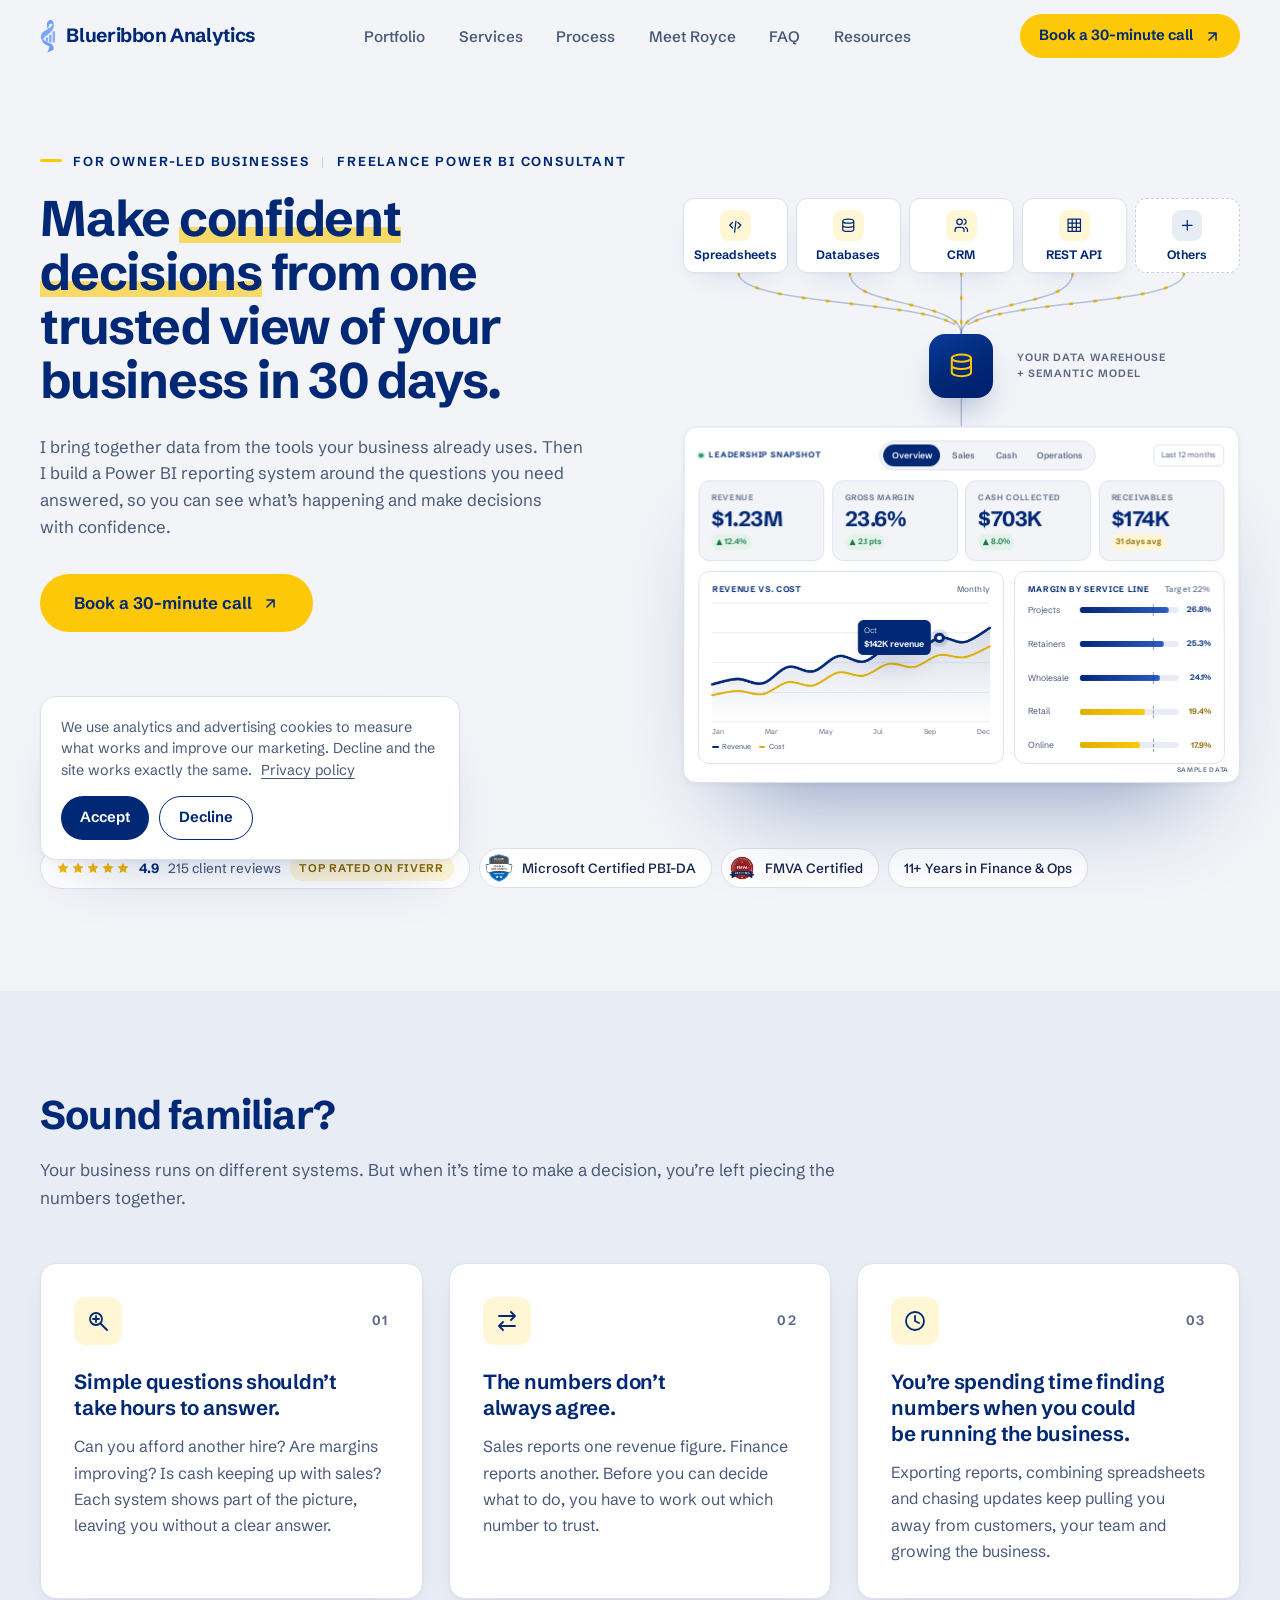
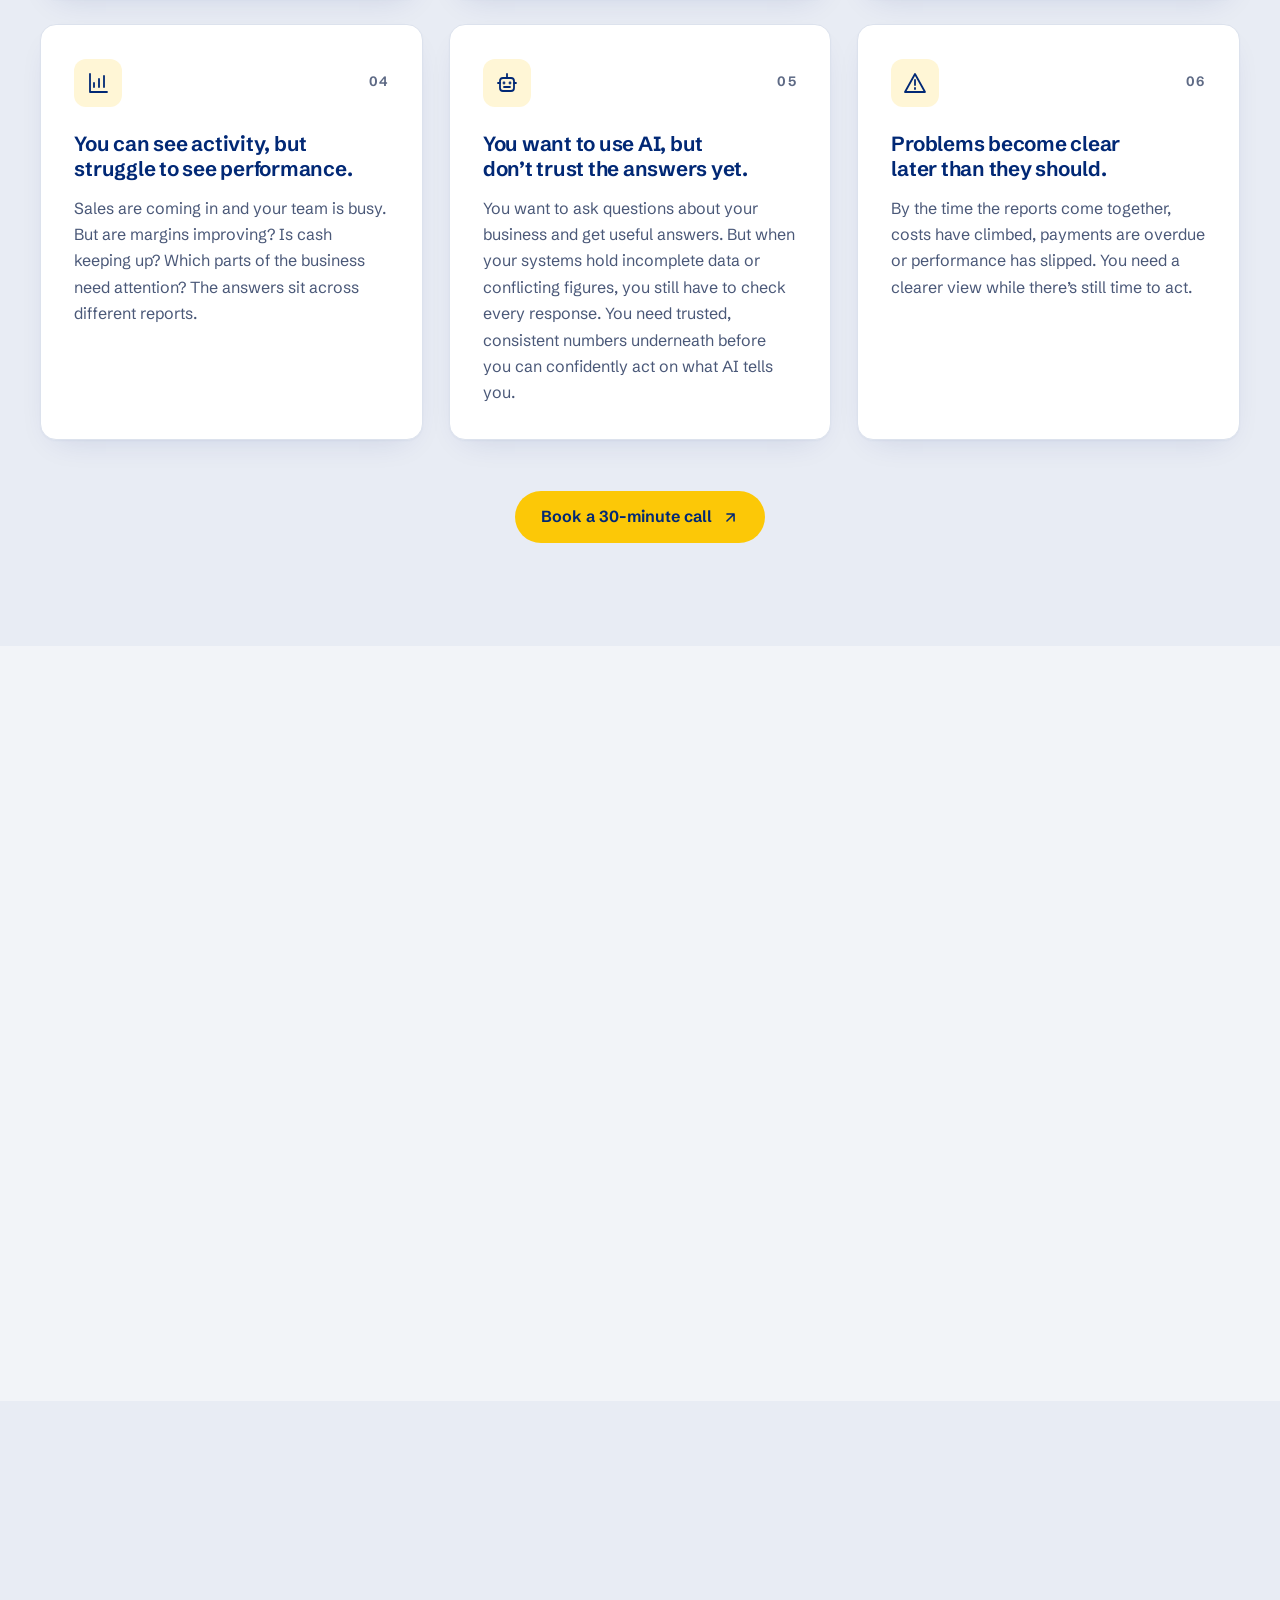
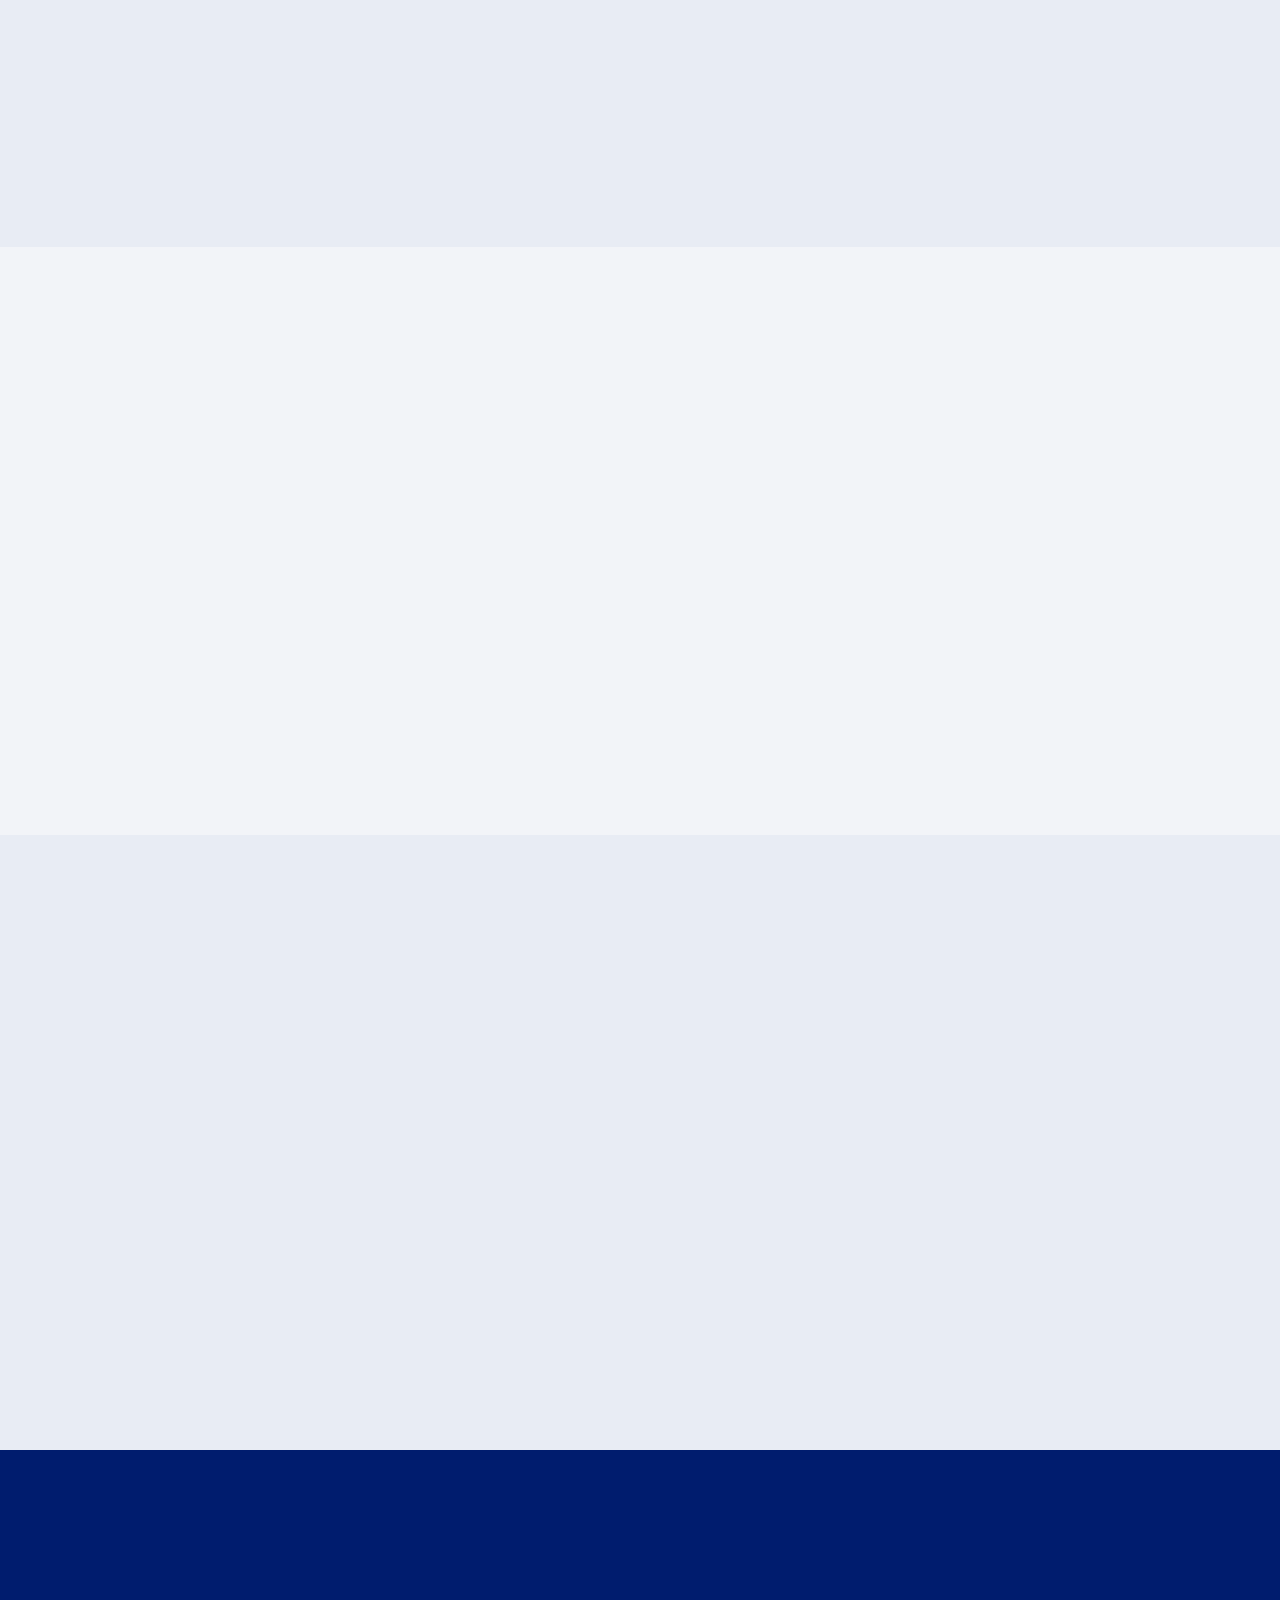
<file: index.html>
<!DOCTYPE html>
<html lang="en">
<head>
<meta charset="utf-8">
<meta name="viewport" content="width=device-width, initial-scale=1">
<title>Freelance Power BI Consultant | Reporting Systems for Confident Decisions | Blueribbon</title>
<meta name="description" content="Power BI reporting systems for owner-led businesses. I connect your existing tools and build reporting around your business questions, so you can make confident decisions.">
<meta name="keywords" content="freelance Power BI consultant, Power BI reporting system, Power BI dashboard, business reporting system, data warehouse, Power BI contract, BI consultant, Royce Mekolle, Blueribbon Analytics">
<meta name="author" content="Royce Mekolle">
<meta name="robots" content="index, follow, max-image-preview:large">
<meta name="theme-color" content="#F2F4F8">
<link rel="canonical" href="https://blueribbonanalytics.com/">
<meta property="og:type" content="website">
<meta property="og:site_name" content="Blueribbon Analytics">
<meta property="og:title" content="Make confident decisions from one trusted view of your business in 30 days">
<meta property="og:description" content="Power BI reporting systems for owner-led businesses. I connect your existing tools and build reporting around your business questions, so you can make confident decisions.">
<meta property="og:url" content="https://blueribbonanalytics.com/">
<meta property="og:image" content="https://blueribbonanalytics.com/og-image.png">
<meta property="og:image:width" content="1200">
<meta property="og:image:height" content="630">
<meta property="og:locale" content="en_US">
<meta name="twitter:card" content="summary_large_image">
<meta name="twitter:title" content="Make confident decisions from one trusted view of your business in 30 days">
<meta name="twitter:description" content="Power BI reporting systems for owner-led businesses. I connect your existing tools and build reporting around your business questions, so you can make confident decisions.">
<meta name="twitter:image" content="https://blueribbonanalytics.com/og-image.png">

<script type="application/ld+json">
{
  "@context": "https://schema.org",
  "@type": "ProfessionalService",
  "name": "Blueribbon Analytics",
  "url": "https://blueribbonanalytics.com/",
  "image": "https://blueribbonanalytics.com/og-image.png",
  "description": "Blueribbon Analytics connects data from the tools owner-led businesses already use and builds Power BI reporting systems around the questions they need answered, so they can make decisions with confidence.",
  "priceRange": "From $2,500",
  "audience": {
    "@type": "BusinessAudience",
    "audienceType": "Owner-led businesses"
  },
  "knowsAbout": [
    "Power BI",
    "Business Intelligence",
    "Data warehousing",
    "Reporting automation",
    "Financial reporting"
  ],
  "founder": {
    "@type": "Person",
    "name": "Royce Mekolle",
    "jobTitle": "Founder & Principal Consultant",
    "description": "Microsoft Certified Power BI Data Analyst and FMVA with a finance background and over eleven years of experience across industries.",
    "sameAs": "https://www.linkedin.com/in/roycemekolle/"
  },
  "@id": "https://blueribbonanalytics.com/#business",
  "logo": "https://blueribbonanalytics.com/images/favicon.png",
  "email": "royce@blueribbonanalytics.com",
  "sameAs": [
    "https://www.linkedin.com/in/roycemekolle/",
    "https://page.famewall.io/blueribbonanalytics"
  ],
  "serviceType": "Freelance Power BI consulting and reporting systems",
  "slogan": "Make confident decisions from one trusted view of your business in 30 days",
  "makesOffer": {
    "@type": "Offer",
    "name": "Custom Power BI reporting system",
    "description": "A Power BI reporting system built around your business questions using data from your existing tools. The core system is typically live in 30 days, with a fixed project price and optional ongoing management after launch.",
    "priceSpecification": {
      "@type": "PriceSpecification",
      "price": "2500",
      "priceCurrency": "USD",
      "description": "Projects start at $2,500"
    }
  }
}
</script>
<script type="application/ld+json">
{
  "@context": "https://schema.org",
  "@type": "FAQPage",
  "mainEntity": [
    {
      "@type": "Question",
      "name": "Is Blueribbon a good fit for my business?",
      "acceptedAnswer": {
        "@type": "Answer",
        "text": "If your business uses several systems and getting a clear picture means combining reports, checking spreadsheets or chasing updates, I can help. I work with owners and business leaders who need reporting they can trust to manage performance and make decisions."
      }
    },
    {
      "@type": "Question",
      "name": "Can you work with the systems we already use?",
      "acceptedAnswer": {
        "@type": "Answer",
        "text": "In many cases, yes. I connect data from accounting software, CRMs, operations platforms, spreadsheets and other business tools. During discovery, I check how your data can be accessed and explain any limitations before we commit to the build."
      }
    },
    {
      "@type": "Question",
      "name": "What if we already have Power BI reports?",
      "acceptedAnswer": {
        "@type": "Answer",
        "text": "You don’t necessarily need to start again. I can review your existing setup to understand what works, what’s missing and why the reporting isn’t meeting your needs. That could mean improving the reports, fixing the underlying data or rebuilding parts of the system."
      }
    },
    {
      "@type": "Question",
      "name": "Does our data need to be perfectly organised first?",
      "acceptedAnswer": {
        "@type": "Answer",
        "text": "No. Cleaning and organising data is often part of the work. I’ll identify gaps, inconsistent records and other issues that affect reporting. Where something needs correcting in your day-to-day processes, I’ll explain what needs to change and why."
      }
    },
    {
      "@type": "Question",
      "name": "How long does a project take?",
      "acceptedAnswer": {
        "@type": "Answer",
        "text": "The core reporting system is typically built in 30 days. Timing depends on the scope, access to your systems and how quickly we can review things together. We agree on the timeline before the build starts."
      }
    },
    {
      "@type": "Question",
      "name": "What will you need from me and my team?",
      "acceptedAnswer": {
        "@type": "Answer",
        "text": "Someone who understands the business, access to the relevant data and time for feedback at key checkpoints. You bring the context behind the numbers. I handle the connections, data preparation and reporting build."
      }
    },
    {
      "@type": "Question",
      "name": "How much does it cost, and how do payments work?",
      "acceptedAnswer": {
        "@type": "Answer",
        "text": "Projects start at $2,500, with a fixed price based on your data sources and reporting needs. Payments are split into milestones: 40% to begin, 40% after the core system is built and demonstrated, and 20% at launch. Ongoing management is priced separately."
      }
    },
    {
      "@type": "Question",
      "name": "Are there software costs beyond your fee?",
      "acceptedAnswer": {
        "@type": "Answer",
        "text": "There may be Power BI licences and cloud hosting costs, depending on your setup. I explain what’s needed and the expected running costs in the proposal, so you can assess the full investment before proceeding."
      }
    },
    {
      "@type": "Question",
      "name": "How will we know the numbers are right?",
      "acceptedAnswer": {
        "@type": "Answer",
        "text": "I check the report figures against your source systems and review key calculations with you. We agree on what each metric means and investigate differences before launch, so you understand what the reports show and can trust how the numbers are calculated."
      }
    },
    {
      "@type": "Question",
      "name": "Will my team need technical skills to use the reports?",
      "acceptedAnswer": {
        "@type": "Answer",
        "text": "No technical background is needed for everyday use. I build around how your team needs to view the business, then walk them through filtering, exploring the numbers and finding answers. Documentation is included for future reference."
      }
    },
    {
      "@type": "Question",
      "name": "Who owns the system, and how is our data protected?",
      "acceptedAnswer": {
        "@type": "Answer",
        "text": "Your business owns the reporting system and its data. Wherever practical, I build within accounts you control, with access limited to what’s needed for the work. We agree on access and security arrangements before starting, and I can sign an NDA."
      }
    },
    {
      "@type": "Question",
      "name": "What happens after launch?",
      "acceptedAnswer": {
        "@type": "Answer",
        "text": "You can choose ongoing management so I continue monitoring refreshes, resolving issues and improving the reporting as your business changes. If your team will manage it internally, I provide the documentation and handover needed to take it forward."
      }
    }
  ]
}
</script>

<link rel="icon" href="images/favicon.png" type="image/png">
<link rel="apple-touch-icon" href="images/favicon.png">
<link rel="stylesheet" href="/css/site-redesign.css?v=20261102">
<script>document.documentElement.className+=' js';</script>
</head>
<body>

<!-- icon sprite + shared gradients -->
<svg width="0" height="0" style="position:absolute" aria-hidden="true" focusable="false">
  <defs>
    <linearGradient id="sg" x1="0" y1="0" x2="0" y2="1"><stop offset="0" stop-color="#012875" stop-opacity=".16"/><stop offset="1" stop-color="#012875" stop-opacity="0"/></linearGradient>
    <linearGradient id="ag" x1="0" y1="0" x2="0" y2="1"><stop offset="0" stop-color="#012875" stop-opacity=".16"/><stop offset="1" stop-color="#012875" stop-opacity="0"/></linearGradient>
    <symbol id="i-arrow" viewBox="0 0 24 24"><path d="M7 17L17 7M7 7h10v10"/></symbol>
    <symbol id="i-check" viewBox="0 0 24 24"><path d="M4 12l5 5L20 6"/></symbol>
    <symbol id="i-x" viewBox="0 0 24 24"><path d="M6 6l12 12M18 6L6 18"/></symbol>
    <symbol id="i-receipt" viewBox="0 0 24 24"><path d="M6 3h12v18l-3-2-3 2-3-2-3 2z M9 8h6 M9 12h6"/></symbol>
    <symbol id="i-clip" viewBox="0 0 24 24"><path d="M9 4h6v3H9z M7 5H5v16h14V5h-2 M9 12h6 M9 16h4"/></symbol>
    <symbol id="i-users" viewBox="0 0 24 24"><path d="M16 21v-2a4 4 0 0 0-4-4H7a4 4 0 0 0-4 4v2 M9.5 11a4 4 0 1 0 0-8 4 4 0 0 0 0 8 M21 21v-2a4 4 0 0 0-3-3.9 M16 3.1a4 4 0 0 1 0 7.8"/></symbol>
    <symbol id="i-grid" viewBox="0 0 24 24"><path d="M3 3h18v18H3z M3 9h18 M3 15h18 M9 3v18 M15 3v18"/></symbol>
    <symbol id="i-trend" viewBox="0 0 24 24"><path d="M3 17l6-6 4 4 8-8 M15 7h6v6"/></symbol>
    <symbol id="i-db" viewBox="0 0 24 24"><path d="M12 3c4.4 0 8 1.3 8 3s-3.6 3-8 3-8-1.3-8-3 3.6-3 8-3 M4 6v6c0 1.7 3.6 3 8 3s8-1.3 8-3V6 M4 12v6c0 1.7 3.6 3 8 3s8-1.3 8-3v-6"/></symbol>
    <symbol id="i-help" viewBox="0 0 24 24"><path d="M12 21a9 9 0 1 0 0-18 9 9 0 0 0 0 18 M9.5 9.5a2.5 2.5 0 1 1 3.5 2.3c-.6.3-1 .9-1 1.5 M12 17h.01"/></symbol>
    <symbol id="i-clock" viewBox="0 0 24 24"><path d="M12 7v5l3 2 M12 3a9 9 0 1 0 0 18 9 9 0 0 0 0-18"/></symbol>
    <symbol id="i-target" viewBox="0 0 24 24"><path d="M12 21a9 9 0 1 0 0-18 9 9 0 0 0 0 18 M12 16a4 4 0 1 0 0-8 4 4 0 0 0 0 8 M12 13a1 1 0 1 0 0-2 1 1 0 0 0 0 2"/></symbol>
    <symbol id="i-shield" viewBox="0 0 24 24"><path d="M12 3l8 3v6c0 5-3.5 8-8 9-4.5-1-8-4-8-9V6z M9 12l2 2 4-4"/></symbol>
    <symbol id="i-mail" viewBox="0 0 24 24"><path d="M3 6h18v12H3z M3 7l9 6 9-6"/></symbol>
    <symbol id="i-cal" viewBox="0 0 24 24"><path d="M4 6h16v14H4z M4 10h16 M8 3v4 M16 3v4"/></symbol>
    <symbol id="i-coins" viewBox="0 0 24 24"><path d="M12 5c4 0 7 1.1 7 2.5S16 10 12 10 5 8.9 5 7.5 8 5 12 5 M5 7.5v4C5 12.9 8 14 12 14s7-1.1 7-2.5v-4 M5 11.5v4c0 1.4 3 2.5 7 2.5s7-1.1 7-2.5v-4"/></symbol>
    <symbol id="i-badge" viewBox="0 0 24 24"><path d="M12 3l2.4 1.6 2.9-.2 1.2 2.6 2.4 1.7-.9 2.8.9 2.8-2.4 1.7-1.2 2.6-2.9-.2L12 21l-2.4-1.6-2.9.2-1.2-2.6-2.4-1.7.9-2.8-.9-2.8 2.4-1.7 1.2-2.6 2.9.2z M9 12l2 2 4-4"/></symbol>
    <symbol id="i-tag" viewBox="0 0 24 24"><path d="M20.6 13.4l-7.2 7.2a2 2 0 0 1-2.8 0L3 13V3h10l7.6 7.6a2 2 0 0 1 0 2.8z M7.5 7.5h.01"/></symbol>
    <symbol id="i-lock" viewBox="0 0 24 24"><path d="M6 11h12v9H6z M8 11V8a4 4 0 0 1 8 0v3"/></symbol>
    <symbol id="i-starf" viewBox="0 0 24 24"><path fill="currentColor" stroke="none" d="M12 2.6l2.9 6 6.6.9-4.8 4.6 1.2 6.5L12 17.4l-5.9 3.2 1.2-6.5L2.5 9.5l6.6-.9z"/></symbol>
    <symbol id="i-star" viewBox="0 0 24 24"><path d="M12 3l2.7 5.6 6.1.9-4.4 4.3 1 6.1L12 17l-5.4 2.9 1-6.1L3.2 9.5l6.1-.9z"/></symbol>
  </defs>
</svg>

<a class="skip-link" href="#main">Skip to content</a>

<div id="progress" aria-hidden="true"></div>

<header class="nav" id="nav">
  <div class="shell">
    <div class="nav-in">
      <a class="brand" href="#home" aria-label="Blueribbon Analytics, home">
        <img src="images/mark.png" width="15" height="34" alt="">
        <span>Blueribbon Analytics</span>
      </a>
      <ul class="nav-links" id="nav-links">
        <li><a href="#results">Portfolio</a></li>
        <li><a href="#services">Services</a></li>
        <li><a href="#system">Process</a></li>
        <li><a href="#about">Meet Royce</a></li>
        <li><a href="#faq">FAQ</a></li>
        <li><a href="/resources/">Resources</a></li>
      </ul>
      <div class="nav-actions">
        <a class="btn btn-cta btn-sm" href="https://tidycal.com/royce/30-minute-meeting-m5n5yjx-mpyvo7q" data-book="nav">Book a 30-minute call <svg aria-hidden="true" viewBox="0 0 24 24"><use href="#i-arrow"/></svg></a>
        <button class="nav-toggle" id="nav-toggle" aria-controls="nav-links" aria-expanded="false" aria-label="Open menu"><svg viewBox="0 0 24 24"><path d="M4 8h16M4 16h16"/></svg></button>
      </div>
    </div>
  </div>
</header>

<main id="main" class="shell">

<!-- ================= HERO ================= -->
<section class="panel hero" id="home">
  <p class="eyebrow hero-fade" style="--i:0"><span class="seg">For Owner-Led businesses</span><span class="sep" aria-hidden="true">|</span><span class="seg">Freelance Power BI consultant</span></p>
  <div class="hero-grid">
    <div class="hero-copy">
      <h1 class="split" data-now>Make <span class="hl">confident decisions</span> from one trusted view of your business in 30 days.</h1>
      <p class="lede hero-fade" style="--i:2">I bring together data from the tools your business already uses. Then I build a Power BI reporting system around the questions you need answered, so you can see what’s happening and make decisions with confidence.</p>
      <div class="hero-cta hero-fade" style="--i:3">
        <a class="btn btn-cta" href="https://tidycal.com/royce/30-minute-meeting-m5n5yjx-mpyvo7q" data-book="hero">Book a 30-minute call <svg aria-hidden="true" viewBox="0 0 24 24"><use href="#i-arrow"/></svg></a>
      </div>

    </div>

    <div class="hero-visual">
      <div class="stage" id="stage" role="img" aria-label="Diagram: spreadsheets, databases, CRM, REST API and other sources flow into one data warehouse, which powers a single Power BI reporting system showing revenue, margin, cash collected, receivables and margin by service line. Sample data.">
        <div class="src-row">
          <div class="fl src" style="--d:0"><span class="ic"><svg aria-hidden="true" viewBox="0 0 24 24"><path d="M8 8 4 12l4 4m8-8 4 4-4 4m-3-10-2 16"/></svg></span><b>Spreadsheets</b></div>
          <div class="fl src" style="--d:1"><span class="ic"><svg aria-hidden="true" viewBox="0 0 24 24"><use href="#i-db"/></svg></span><b>Databases</b></div>
          <div class="fl src" style="--d:2"><span class="ic"><svg aria-hidden="true" viewBox="0 0 24 24"><use href="#i-users"/></svg></span><b>CRM</b></div>
          <div class="fl src" style="--d:3"><span class="ic"><svg aria-hidden="true" viewBox="0 0 24 24"><use href="#i-grid"/></svg></span><b>REST API</b></div>
          <div class="fl src more" style="--d:4"><span class="ic"><svg aria-hidden="true" viewBox="0 0 24 24"><path d="M12 5v14M5 12h14"/></svg></span><b>Others</b></div>
        </div>
        <svg class="flow" viewBox="0 0 500 80" preserveAspectRatio="none" aria-hidden="true" focusable="false">
          <path class="pth" pathLength="1" vector-effect="non-scaling-stroke" style="--i:0" d="M50 0C50 46 250 34 250 80"/>
          <path class="pth" pathLength="1" vector-effect="non-scaling-stroke" style="--i:1" d="M150 0C150 46 250 34 250 80"/>
          <path class="pth" pathLength="1" vector-effect="non-scaling-stroke" style="--i:2" d="M250 0V80"/>
          <path class="pth" pathLength="1" vector-effect="non-scaling-stroke" style="--i:3" d="M350 0C350 46 250 34 250 80"/>
          <path class="pth" pathLength="1" vector-effect="non-scaling-stroke" style="--i:4" d="M450 0C450 46 250 34 250 80"/>
          <path class="pulse" vector-effect="non-scaling-stroke" d="M50 0C50 46 250 34 250 80M150 0C150 46 250 34 250 80M250 0V80M350 0C350 46 250 34 250 80M450 0C450 46 250 34 250 80"/>
        </svg>
        <div class="fl hub-row" style="--d:5">
          <div class="hub"><div class="core"><svg aria-hidden="true" viewBox="0 0 24 24"><use href="#i-db"/></svg></div></div>
          <div class="hub-cap">Your data warehouse<br>+ semantic model</div>
        </div>
        <svg class="flow flow-down" viewBox="0 0 500 40" preserveAspectRatio="none" aria-hidden="true" focusable="false">
          <path class="pth" pathLength="1" vector-effect="non-scaling-stroke" style="--i:6" d="M250 0V40"/>
        </svg>
        <div class="fl db-wrap" style="--d:7">
    <div class="db" id="db">
      <div class="db-top">
        <div class="db-title"><span class="live-dot"></span>Leadership snapshot</div>
        <div class="db-tabs" aria-hidden="true"><span class="on">Overview</span><span>Sales</span><span>Cash</span><span>Operations</span></div>
        <div class="db-range" aria-hidden="true">Last 12 months</div>
      </div>
      <div class="kpis">
        <div class="k"><small>Revenue</small><b data-count="1.24" data-decimals="2" data-prefix="$" data-suffix="M">$1.24M</b><span class="d">▲ 12.4%</span><svg viewBox="0 0 100 30" preserveAspectRatio="none" aria-hidden="true"><path class="sa" d="M0.0 24.0C2.4 23.3 9.5 20.3 14.3 20.0C19.0 19.7 23.8 22.8 28.6 22.0C33.3 21.2 38.1 15.8 42.9 15.0C47.6 14.2 52.4 17.8 57.1 17.0C61.9 16.2 66.7 10.8 71.4 10.0C76.2 9.2 81.0 12.7 85.7 12.0C90.5 11.3 97.6 7.0 100.0 6.0L100 30L0 30Z"/><path class="sl" pathLength="1" d="M0.0 24.0C2.4 23.3 9.5 20.3 14.3 20.0C19.0 19.7 23.8 22.8 28.6 22.0C33.3 21.2 38.1 15.8 42.9 15.0C47.6 14.2 52.4 17.8 57.1 17.0C61.9 16.2 66.7 10.8 71.4 10.0C76.2 9.2 81.0 12.7 85.7 12.0C90.5 11.3 97.6 7.0 100.0 6.0"/></svg></div>
        <div class="k"><small>Gross margin</small><b data-count="24.1" data-decimals="1" data-suffix="%">24.1%</b><span class="d">▲ 2.1 pts</span><svg viewBox="0 0 100 30" preserveAspectRatio="none" aria-hidden="true"><path class="sa" d="M0.0 22.0C2.4 21.8 9.5 21.7 14.3 21.0C19.0 20.3 23.8 18.3 28.6 18.0C33.3 17.7 38.1 19.7 42.9 19.0C47.6 18.3 52.4 15.0 57.1 14.0C61.9 13.0 66.7 13.8 71.4 13.0C76.2 12.2 81.0 9.8 85.7 9.0C90.5 8.2 97.6 8.2 100.0 8.0L100 30L0 30Z"/><path class="sl" pathLength="1" d="M0.0 22.0C2.4 21.8 9.5 21.7 14.3 21.0C19.0 20.3 23.8 18.3 28.6 18.0C33.3 17.7 38.1 19.7 42.9 19.0C47.6 18.3 52.4 15.0 57.1 14.0C61.9 13.0 66.7 13.8 71.4 13.0C76.2 12.2 81.0 9.8 85.7 9.0C90.5 8.2 97.6 8.2 100.0 8.0"/></svg></div>
        <div class="k"><small>Cash collected</small><b data-count="731" data-prefix="$" data-suffix="K">$731K</b><span class="d">▲ 8.0%</span><svg viewBox="0 0 100 30" preserveAspectRatio="none" aria-hidden="true"><path class="sa" d="M0.0 24.0C2.4 23.0 9.5 18.7 14.3 18.0C19.0 17.3 23.8 20.7 28.6 20.0C33.3 19.3 38.1 14.7 42.9 14.0C47.6 13.3 52.4 16.7 57.1 16.0C61.9 15.3 66.7 10.8 71.4 10.0C76.2 9.2 81.0 11.8 85.7 11.0C90.5 10.2 97.6 6.0 100.0 5.0L100 30L0 30Z"/><path class="sl" pathLength="1" d="M0.0 24.0C2.4 23.0 9.5 18.7 14.3 18.0C19.0 17.3 23.8 20.7 28.6 20.0C33.3 19.3 38.1 14.7 42.9 14.0C47.6 13.3 52.4 16.7 57.1 16.0C61.9 15.3 66.7 10.8 71.4 10.0C76.2 9.2 81.0 11.8 85.7 11.0C90.5 10.2 97.6 6.0 100.0 5.0"/></svg></div>
        <div class="k"><small>Receivables</small><b data-count="186" data-prefix="$" data-suffix="K">$186K</b><span class="d n">31 days avg</span><svg viewBox="0 0 100 30" preserveAspectRatio="none" aria-hidden="true"><path class="sa" d="M0.0 20.0C2.4 20.3 9.5 22.5 14.3 22.0C19.0 21.5 23.8 17.7 28.6 17.0C33.3 16.3 38.1 18.7 42.9 18.0C47.6 17.3 52.4 13.7 57.1 13.0C61.9 12.3 66.7 14.7 71.4 14.0C76.2 13.3 81.0 10.2 85.7 9.0C90.5 7.8 97.6 7.3 100.0 7.0L100 30L0 30Z"/><path class="sl" pathLength="1" d="M0.0 20.0C2.4 20.3 9.5 22.5 14.3 22.0C19.0 21.5 23.8 17.7 28.6 17.0C33.3 16.3 38.1 18.7 42.9 18.0C47.6 17.3 52.4 13.7 57.1 13.0C61.9 12.3 66.7 14.7 71.4 14.0C76.2 13.3 81.0 10.2 85.7 9.0C90.5 7.8 97.6 7.3 100.0 7.0"/></svg></div>
      </div>
      <div class="db-main">
        <div class="card">
          <p class="h5">Revenue vs. cost <i>Monthly</i></p>
          <div class="chart">
            <svg viewBox="0 0 600 220" preserveAspectRatio="none" aria-hidden="true">
              <path class="grid" d="M0 0H600M0 55H600M0 110H600M0 165H600M0 219H600" vector-effect="non-scaling-stroke"/>
              <path class="ar" d="M0.0 150.0C9.1 148.3 36.4 140.3 54.5 140.0C72.7 139.7 90.9 151.7 109.1 148.0C127.3 144.3 145.5 121.7 163.6 118.0C181.8 114.3 200.0 129.3 218.2 126.0C236.4 122.7 254.5 101.0 272.7 98.0C290.9 95.0 309.1 110.7 327.3 108.0C345.5 105.3 363.6 84.7 381.8 82.0C400.0 79.3 418.2 95.0 436.4 92.0C454.5 89.0 472.7 67.3 490.9 64.0C509.1 60.7 527.3 75.0 545.5 72.0C563.6 69.0 590.9 50.3 600.0 46.0L600 220L0 220Z"/>
              <path class="cs" pathLength="1" vector-effect="non-scaling-stroke" d="M0.0 170.0C9.1 168.7 36.4 162.3 54.5 162.0C72.7 161.7 90.9 170.7 109.1 168.0C127.3 165.3 145.5 148.7 163.6 146.0C181.8 143.3 200.0 155.0 218.2 152.0C236.4 149.0 254.5 131.0 272.7 128.0C290.9 125.0 309.1 136.7 327.3 134.0C345.5 131.3 363.6 114.7 381.8 112.0C400.0 109.3 418.2 120.7 436.4 118.0C454.5 115.3 472.7 99.0 490.9 96.0C509.1 93.0 527.3 102.7 545.5 100.0C563.6 97.3 590.9 83.3 600.0 80.0"/>
              <path class="rv" pathLength="1" vector-effect="non-scaling-stroke" d="M0.0 150.0C9.1 148.3 36.4 140.3 54.5 140.0C72.7 139.7 90.9 151.7 109.1 148.0C127.3 144.3 145.5 121.7 163.6 118.0C181.8 114.3 200.0 129.3 218.2 126.0C236.4 122.7 254.5 101.0 272.7 98.0C290.9 95.0 309.1 110.7 327.3 108.0C345.5 105.3 363.6 84.7 381.8 82.0C400.0 79.3 418.2 95.0 436.4 92.0C454.5 89.0 472.7 67.3 490.9 64.0C509.1 60.7 527.3 75.0 545.5 72.0C563.6 69.0 590.9 50.3 600.0 46.0"/>
            </svg>
            <span class="pt" style="left:81.8%;top:29.1%"></span>
            <div class="tip" style="left:81.8%"><span>Oct</span><b>$142K revenue</b></div>
          </div>
          <div class="ax"><span>Jan</span><span>Mar</span><span>May</span><span>Jul</span><span>Sep</span><span>Dec</span></div>
          <div class="leg"><span><i></i>Revenue</span><span><i class="c"></i>Cost</span></div>
        </div>
        <div class="card">
          <p class="h5">Margin by service line <i>Target 22%</i></p>
          <div class="rows">
            <div class="row"><span class="nm">Projects</span><div class="track"><i style="--v:.89;--n:0"></i><span class="tg" style="left:73.3%"></span></div><b>26.8%</b></div>
            <div class="row"><span class="nm">Retainers</span><div class="track"><i style="--v:.84;--n:1"></i><span class="tg" style="left:73.3%"></span></div><b>25.3%</b></div>
            <div class="row"><span class="nm">Wholesale</span><div class="track"><i style="--v:.80;--n:2"></i><span class="tg" style="left:73.3%"></span></div><b>24.1%</b></div>
            <div class="row"><span class="nm">Retail</span><div class="track"><i class="w" style="--v:.65;--n:3"></i><span class="tg" style="left:73.3%"></span></div><b class="w">19.4%</b></div>
            <div class="row"><span class="nm">Online</span><div class="track"><i class="w" style="--v:.6;--n:4"></i><span class="tg" style="left:73.3%"></span></div><b class="w">17.9%</b></div>
          </div>
        </div>
      </div>
      <span class="sample">Sample data</span>
    </div>
        </div>
      </div>
    </div>
      <div class="trust hero-fade" style="--i:4">
        <div class="rated chip" role="img" aria-label="Rated 4.9 out of 5 from 215 client reviews. Top rated on Fiverr.">
          <span class="stars" aria-hidden="true"><svg viewBox="0 0 24 24"><use href="#i-starf"/></svg><svg viewBox="0 0 24 24"><use href="#i-starf"/></svg><svg viewBox="0 0 24 24"><use href="#i-starf"/></svg><svg viewBox="0 0 24 24"><use href="#i-starf"/></svg><svg viewBox="0 0 24 24"><use href="#i-starf"/></svg></span>
          <b>4.9</b><span class="rv-n">215 client reviews</span><span class="top">Top rated on Fiverr</span>
        </div>
        <span class="chip b"><img src="images/badge-microsoft.png" width="26" height="26" alt="">Microsoft Certified PBI-DA</span>
        <span class="chip b"><img src="images/badge-fmva.png" width="26" height="26" alt="">FMVA Certified</span>
        <span class="chip">11+ Years in Finance &amp; Ops</span>
      </div>
  </div>
</section>

<section class="panel" id="problems">
  <div class="sec-head">
    <h2 class="h2 split">Sound familiar?</h2>
    <p>Your business runs on different systems. But when it’s time to make a decision, you’re left piecing the numbers together.</p>
  </div>
  <div class="pain-grid">
    <article class="glass pain" data-reveal style="--i:0">
      <div class="pain-top"><span class="ico"><svg aria-hidden="true" viewBox="0 0 24 24"><circle cx="10" cy="10" r="6"/><path d="m15 15 6 6M7 10h6M10 7v6"/></svg></span><span class="pain-no">01</span></div>
      <h3>Simple questions shouldn’t take hours to answer.</h3>
      <p>Can you afford another hire? Are margins improving? Is cash keeping up with sales? Each system shows part of the picture, leaving you without a clear answer.</p>
    </article>
    <article class="glass pain" data-reveal style="--i:1">
      <div class="pain-top"><span class="ico"><svg aria-hidden="true" viewBox="0 0 24 24"><path d="M4 7h16m-4-4 4 4-4 4M20 17H4m4-4-4 4 4 4"/></svg></span><span class="pain-no">02</span></div>
      <h3>The numbers don’t always agree.</h3>
      <p>Sales reports one revenue figure. Finance reports another. Before you can decide what to do, you have to work out which number to trust.</p>
    </article>
    <article class="glass pain" data-reveal style="--i:2">
      <div class="pain-top"><span class="ico"><svg aria-hidden="true" viewBox="0 0 24 24"><circle cx="12" cy="12" r="9"/><path d="M12 7v5l4 2"/></svg></span><span class="pain-no">03</span></div>
      <h3>You’re spending time finding numbers when you could be running the business.</h3>
      <p>Exporting reports, combining spreadsheets and chasing updates keep pulling you away from customers, your team and growing the business.</p>
    </article>
    <article class="glass pain" data-reveal style="--i:0">
      <div class="pain-top"><span class="ico"><svg aria-hidden="true" viewBox="0 0 24 24"><path d="M4 3v18h17M8 16v-4m5 4V8m5 8V5"/></svg></span><span class="pain-no">04</span></div>
      <h3>You can see activity, but struggle to see performance.</h3>
      <p>Sales are coming in and your team is busy. But are margins improving? Is cash keeping up? Which parts of the business need attention? The answers sit across different reports.</p>
    </article>
    <article class="glass pain" data-reveal style="--i:1">
      <div class="pain-top"><span class="ico"><svg aria-hidden="true" viewBox="0 0 24 24"><rect x="5" y="7" width="14" height="13" rx="3"/><path d="M12 3v4M3 12h2m14 0h2M9 16h6"/><circle cx="9" cy="12" r=".5"/><circle cx="15" cy="12" r=".5"/></svg></span><span class="pain-no">05</span></div>
      <h3>You want to use AI, but don’t trust the answers yet.</h3>
      <p>You want to ask questions about your business and get useful answers. But when your systems hold incomplete data or conflicting figures, you still have to check every response. You need trusted, consistent numbers underneath before you can confidently act on what AI tells you.</p>
    </article>
    <article class="glass pain" data-reveal style="--i:2">
      <div class="pain-top"><span class="ico"><svg aria-hidden="true" viewBox="0 0 24 24"><path d="m12 3 10 18H2L12 3zm0 6v5m0 3v1"/></svg></span><span class="pain-no">06</span></div>
      <h3>Problems become clear later than they should.</h3>
      <p>By the time the reports come together, costs have climbed, payments are overdue or performance has slipped. You need a clearer view while there’s still time to act.</p>
    </article>
  </div>
  <div class="sec-cta"><a class="btn btn-cta" href="https://tidycal.com/royce/30-minute-meeting-m5n5yjx-mpyvo7q" data-book="problems">Book a 30-minute call <svg aria-hidden="true" viewBox="0 0 24 24"><use href="#i-arrow"/></svg></a></div>
</section>

<section class="panel" id="clients">
  <div class="sec-head one">
    <h2 class="h2 split">What clients say about working with Royce</h2>
  </div>
  <div class="fame-card">
    <div class="famewall-embed" data-src="blueribbonanalytics" data-format="carousel" data-autoplay="1" style="width:100%;display:block!important"></div>
  </div>
  <div class="sec-cta"><a class="btn btn-cta" href="https://tidycal.com/royce/30-minute-meeting-m5n5yjx-mpyvo7q" data-book="clients">Book a 30-minute call <svg aria-hidden="true" viewBox="0 0 24 24"><use href="#i-arrow"/></svg></a></div>
</section>

<section class="panel" id="results">
  <div class="sec-head">
    <div>
      <p class="eyebrow">Client results</p>
      <h2 class="h2 split">From a reporting problem to a clearer way to run the business</h2>
    </div>
    <p class="lede">Different industries, same principle: start with the management question, connect the right data, then build reporting that shows what is happening, where to look, and why it is happening.</p>
  </div>

  <div class="cases">
    <article class="case big" data-reveal>
      <a class="case-img" href="https://app.powerbi.com/view?r=eyJrIjoiNDQ3NzUxZjEtZGYwZS00OWNiLTkwZjAtZGNlYjg1ZDFkYjhjIiwidCI6ImIyNzVhMDkyLTE3ODUtNDJiZi04YjIwLWZkMjhkMjhjZjBhMCIsImMiOjl9" target="_blank" rel="noopener" aria-label="Open the live inventory report in a new tab"><img src="images/case-cosmetics-inventory.jpg" width="1120" height="700" loading="lazy" decoding="async" alt="Cosmetics brand real-time inventory and performance reporting system"></a>
      <div class="case-body">
        <span class="case-tag">Retail · Inventory performance</span>
        <h3>From hours of manual pulls to stock visibility updated hourly</h3>
        <p>The team spent hours each day pulling inventory reports. I connected Power BI to the inventory platform’s API, replacing those manual pulls with hourly updates. They now have that time back to review stock, plan reorders and make inventory decisions.</p>
        <a class="lnk" href="https://app.powerbi.com/view?r=eyJrIjoiNDQ3NzUxZjEtZGYwZS00OWNiLTkwZjAtZGNlYjg1ZDFkYjhjIiwidCI6ImIyNzVhMDkyLTE3ODUtNDJiZi04YjIwLWZkMjhkMjhjZjBhMCIsImMiOjl9" target="_blank" rel="noopener">View live report <svg aria-hidden="true" viewBox="0 0 24 24"><use href="#i-arrow"/></svg></a>
      </div>
    </article>
    <article class="case big" data-reveal>
      <a class="case-img" href="https://app.powerbi.com/view?r=eyJrIjoiZWQzMjY5NDEtODNmZS00MTVjLWE4NzgtNDFhODc0YTdkNTE0IiwidCI6ImIyNzVhMDkyLTE3ODUtNDJiZi04YjIwLWZkMjhkMjhjZjBhMCIsImMiOjl9" target="_blank" rel="noopener" aria-label="Open the live residential real estate sales report in a new tab"><img src="images/case-real-estate-sales.jpg" width="1120" height="700" loading="lazy" decoding="async" alt="Residential real estate sales visibility report showing pipeline, lead sources and closing performance"></a>
      <div class="case-body">
        <span class="case-tag">Residential real estate · Sales visibility</span>
        <h3>From separate pipeline numbers to one view of sales performance</h3>
        <p>Pipeline, lead sources and closing performance were reported separately. I brought them into one sales view so management could spend less time piecing together the funnel and more time identifying stalled opportunities, assessing lead sources and deciding where the sales team should focus.</p>
        <a class="lnk" href="https://app.powerbi.com/view?r=eyJrIjoiZWQzMjY5NDEtODNmZS00MTVjLWE4NzgtNDFhODc0YTdkNTE0IiwidCI6ImIyNzVhMDkyLTE3ODUtNDJiZi04YjIwLWZkMjhkMjhjZjBhMCIsImMiOjl9" target="_blank" rel="noopener">View live report <svg aria-hidden="true" viewBox="0 0 24 24"><use href="#i-arrow"/></svg></a>
      </div>
    </article>
    <article class="case big" data-reveal>
      <a class="case-img" href="https://app.powerbi.com/view?r=eyJrIjoiNGM0YmQzOTEtNTAzOS00MjdhLTljZGEtZmJlNDg2NDNkMWFkIiwidCI6ImIyNzVhMDkyLTE3ODUtNDJiZi04YjIwLWZkMjhkMjhjZjBhMCIsImMiOjl9" target="_blank" rel="noopener" aria-label="Open the live invoice tracking report in a new tab"><img src="images/case-invoice-tracking.jpg" width="1120" height="700" loading="lazy" decoding="async" alt="Invoice tracking reporting system showing outstanding balances and aging"></a>
      <div class="case-body">
        <span class="case-tag">Healthcare clinic · Invoice visibility</span>
        <h3>From checking the accounting system manually to knowing what is outstanding</h3>
        <p>A cardiac clinic in Panama repeatedly checked its accounting software to identify unpaid invoices. I built a connected view of outstanding balances and aging, reducing the work needed to establish who owed what. The team can focus on following up overdue payments rather than preparing the list.</p>
        <a class="lnk" href="https://app.powerbi.com/view?r=eyJrIjoiNGM0YmQzOTEtNTAzOS00MjdhLTljZGEtZmJlNDg2NDNkMWFkIiwidCI6ImIyNzVhMDkyLTE3ODUtNDJiZi04YjIwLWZkMjhkMjhjZjBhMCIsImMiOjl9" target="_blank" rel="noopener">View live report <svg aria-hidden="true" viewBox="0 0 24 24"><use href="#i-arrow"/></svg></a>
      </div>
    </article>
    <article class="case big more" data-reveal style="--i:1">
      <a class="case-img" href="https://app.powerbi.com/view?r=eyJrIjoiODc1MTQxY2MtZWU5MC00NmM5LWJhNzItNjc0ZTUwZDcxNzg0IiwidCI6ImIyNzVhMDkyLTE3ODUtNDJiZi04YjIwLWZkMjhkMjhjZjBhMCIsImMiOjl9" target="_blank" rel="noopener" aria-label="Open the live cleaning and restoration report in a new tab"><img src="images/case-cleaning-restoration.jpg" width="1120" height="700" loading="lazy" decoding="async" alt="Cleaning and restoration performance tracking reporting system"></a>
      <div class="case-body">
        <span class="case-tag">Cleaning &amp; restoration · Performance and commissions</span>
        <h3>From Monday reporting work to a clear view of business performance</h3>
        <p>Every Monday, someone had to export data from DASH and piece together reports in Excel. The work was tedious and inconsistent, with limited visibility into how performance compared with previous weeks or the same period last year.</p><p>I built a scheduled email pipeline to bring DASH data into Power BI, then created a performance dashboard with historical comparisons, team commission calculations and checks that flag missing inputs for correction.</p><p>Management now spends less time preparing reports and more time using them to run the business, with a clear view of performance, commissions and data issues that need attention.</p>
        <a class="lnk" href="https://app.powerbi.com/view?r=eyJrIjoiODc1MTQxY2MtZWU5MC00NmM5LWJhNzItNjc0ZTUwZDcxNzg0IiwidCI6ImIyNzVhMDkyLTE3ODUtNDJiZi04YjIwLWZkMjhkMjhjZjBhMCIsImMiOjl9" target="_blank" rel="noopener">View live report <svg aria-hidden="true" viewBox="0 0 24 24"><use href="#i-arrow"/></svg></a>
      </div>
    </article>
    <article class="case big more" data-reveal style="--i:1">
      <a class="case-img" href="https://app.powerbi.com/view?r=eyJrIjoiOWI2YmZiNDctZGE4ZS00MGQwLTg0MWMtZDFmYzU5ZGY0OTI0IiwidCI6ImIyNzVhMDkyLTE3ODUtNDJiZi04YjIwLWZkMjhkMjhjZjBhMCIsImMiOjl9" target="_blank" rel="noopener" aria-label="Open the live customer segmentation report in a new tab"><img src="images/case-skincare-rfm.jpg" width="1120" height="700" loading="lazy" decoding="async" alt="Skincare brand RFM customer segmentation reporting system"></a>
      <div class="case-body">
        <span class="case-tag">Skincare brand · Customer behaviour</span>
        <h3>From sales totals to knowing which customers need attention</h3>
        <p>The brand could see sales totals but couldn’t clearly distinguish customer buying patterns. I built segments based on purchase recency, frequency and value, removing the need to work through sales records to identify customer groups. The team can focus on which customers to retain, reactivate or develop, with a clear basis for targeting each group.</p>
        <a class="lnk" href="https://app.powerbi.com/view?r=eyJrIjoiOWI2YmZiNDctZGE4ZS00MGQwLTg0MWMtZDFmYzU5ZGY0OTI0IiwidCI6ImIyNzVhMDkyLTE3ODUtNDJiZi04YjIwLWZkMjhkMjhjZjBhMCIsImMiOjl9" target="_blank" rel="noopener">View live report <svg aria-hidden="true" viewBox="0 0 24 24"><use href="#i-arrow"/></svg></a>
      </div>
    </article>
  </div>
  <p class="cases-note">Figures in the live reports are randomized for client privacy.</p>
  <div class="sec-cta"><a class="btn btn-cta" href="https://tidycal.com/royce/30-minute-meeting-m5n5yjx-mpyvo7q" data-book="results">Book a 30-minute call <svg aria-hidden="true" viewBox="0 0 24 24"><use href="#i-arrow"/></svg></a></div>
</section>

<section class="panel" id="services">
  <div class="sec-head one">
    <h2 class="h2 split">What I can help you with</h2>
    <p class="lede">Connect your data, build reporting you can trust, and keep it useful as your business grows.</p>
  </div>
  <div class="pain-grid">
    <article class="glass pain" data-reveal>
      <div class="pain-top"><span class="ico"><svg aria-hidden="true" viewBox="0 0 24 24"><use href="#i-grid"/></svg></span><span class="pain-no">01</span></div>
      <h3>Custom Power BI reporting systems</h3>
      <p>Get reporting built around the questions you need answered, with figures checked against your source systems. See what’s happening in your business and make decisions with confidence.</p>
    </article>
    <article class="glass pain" data-reveal style="--i:1">
      <div class="pain-top"><span class="ico"><svg aria-hidden="true" viewBox="0 0 24 24"><use href="#i-db"/></svg></span><span class="pain-no">02</span></div>
      <h3>Data connections and integration</h3>
      <p>Bring data from the tools your business already uses together in a trusted data layer. Reduce manual exports and create a consistent foundation for reporting and AI tools to work from.</p>
    </article>
    <article class="glass pain" data-reveal style="--i:2">
      <div class="pain-top"><span class="ico"><svg aria-hidden="true" viewBox="0 0 24 24"><use href="#i-shield"/></svg></span><span class="pain-no">03</span></div>
      <h3>Ongoing reporting system management</h3>
      <p>Keep your reporting running and relevant after launch. I monitor refreshes, resolve issues and help your reporting evolve as your business and priorities change.</p>
    </article>
  </div>
  <div class="sec-cta"><a class="btn btn-cta" href="https://tidycal.com/royce/30-minute-meeting-m5n5yjx-mpyvo7q" data-book="services">Book a 30-minute call <svg aria-hidden="true" viewBox="0 0 24 24"><use href="#i-arrow"/></svg></a></div>
</section>

<section class="panel" id="system">
  <div class="sec-head">
    <h2 class="h2 split">How your reporting system comes together</h2>
    <p class="lede">From disconnected data to reporting you can use with confidence, with clear checkpoints along the way.</p>
  </div>

  <p class="process-timeline">Indicative 30-day timeline</p>
  <div class="steps4" data-reveal>
    <div class="rail"><i></i></div>
    <article class="glass stp" style="--k:0">
      <div class="stp-top"><span class="tag">Understand</span><span class="wk">Week 1</span></div>
      <div class="stp-no">01</div>
      <h3>Start with the decisions you need to make.</h3>
      <p>We discuss what you need to know, review your current reporting and identify where the data lives. You get a clear scope, agreed priorities and a plan for the build.</p>
    </article>
    <article class="glass stp" style="--k:1">
      <div class="stp-top"><span class="tag">Connect</span><span class="wk">Weeks 1 to 2</span></div>
      <div class="stp-no">02</div>
      <h3>Bring your business data together.</h3>
      <p>I connect the relevant systems, clean and organise the data, and set up scheduled updates. This creates a consistent foundation for your reporting.</p>
    </article>
    <article class="glass stp" style="--k:2">
      <div class="stp-top"><span class="tag">Build</span><span class="wk">Weeks 2 to 3</span></div>
      <div class="stp-no">03</div>
      <h3>Turn your questions into useful reporting.</h3>
      <p>We agree on how your key metrics are calculated. You review the layout before I build, then we refine the reports together using your actual data.</p>
    </article>
    <article class="glass stp" style="--k:3">
      <div class="stp-top"><span class="tag">Launch</span><span class="wk">Week 4</span></div>
      <div class="stp-no">04</div>
      <h3>Check the numbers. Get your team comfortable.</h3>
      <p>I validate the figures against your source systems, set up access and walk your team through the reports. You receive documentation so you understand what’s included and how it works.</p>
    </article>
  </div>

  

  <div class="maintain" id="maintain">
    <div>
      <span class="tag">Ongoing management</span> <span class="wk" style="margin-left:.6rem">Every month after launch</span>
      <h3>Your business keeps moving. Your reporting should keep up.</h3>
      <p>I monitor refreshes, resolve issues and make improvements so your reporting stays accurate, useful and relevant. As your priorities change, I help you track what matters, investigate changes in performance and get more value from the system. You have someone who knows your data and reporting, ready to help when questions come up.</p>
    </div>
  </div>

  <p class="closing split">A fixed price for the build. <em>Optional monthly management after launch.</em></p>
  <div class="sec-cta"><a class="btn btn-cta" href="https://tidycal.com/royce/30-minute-meeting-m5n5yjx-mpyvo7q" data-book="system">Book a 30-minute call <svg aria-hidden="true" viewBox="0 0 24 24"><use href="#i-arrow"/></svg></a></div>
</section>

<section class="panel about" id="about">
  <div class="sec-head one">
    <p class="eyebrow">Meet Royce</p>
    <h2 class="h2 split">I’ve sat on your side of the table.</h2>
  </div>
  <div class="about-story-grid">
    <div class="about-story" data-reveal>
      <p>For eleven years, I was the person people waited on for the insights. My career took me from microfinance in Cameroon to furniture retail, healthcare and health insurance in Bahrain. Every company was different, but the pattern kept repeating: the data existed, decisions were waiting on it, and somebody had to pull it together. Usually, that somebody was me.</p>
      <p>I know what it’s like to be responsible for an answer when the numbers are spread across different systems. To check the figures before presenting them to management. To explain what changed, why it matters and what needs attention.</p>
      <p>When I started working with clients through Blueribbon Analytics, their problems felt familiar, even in industries I’d never worked in. A distributor planning reorders in spreadsheets. A joint venture trying to split costs fairly. A business owner trying to understand whether growth was translating into profit.</p>
      <p>Today, I bring that finance and operations experience to every reporting system I build. It helps me ask better questions, spot gaps and understand what the numbers need to tell you. You work directly with me, from understanding the problem to getting reporting you can use with confidence.</p>
    </div>
    <div class="about-portrait" data-reveal><figure class="photo">
        <img src="images/royce-mekolle-profile.jpg" width="560" height="700" loading="lazy" decoding="async" alt="Royce Mekolle, founder of Blueribbon Analytics">
      </figure></div>
  </div>
  <div class="about-highlights">
    <article class="why-card" data-reveal><span class="ico"><svg aria-hidden="true" viewBox="0 0 24 24"><use href="#i-coins"/></svg></span><h3>11+ years in finance &amp; operations</h3><p>Experience working with the numbers businesses rely on to make decisions.</p></article>
    <article class="why-card" data-reveal><span class="ico"><svg aria-hidden="true" viewBox="0 0 24 24"><use href="#i-target"/></svg></span><h3>Business questions first</h3><p>Reporting built around what you need to understand and act on.</p></article>
    <article class="why-card" data-reveal><span class="ico"><svg aria-hidden="true" viewBox="0 0 24 24"><use href="#i-shield"/></svg></span><h3>Numbers checked at the source</h3><p>Figures validated against your systems before your reports go live.</p></article>
    <article class="why-card" data-reveal><span class="ico"><svg aria-hidden="true" viewBox="0 0 24 24"><use href="#i-users"/></svg></span><h3>Work directly with me</h3><p>One person who understands your business, from first call through launch.</p></article>
    <article class="why-card" data-reveal><span class="ico"><svg aria-hidden="true" viewBox="0 0 24 24"><use href="#i-grid"/></svg></span><h3>Experience across industries</h3><p>Practical lessons from retail, healthcare, field services, hospitality and more.</p></article>
    <article class="why-card" data-reveal><span class="ico"><svg aria-hidden="true" viewBox="0 0 24 24"><use href="#i-badge"/></svg></span><h3>Certified expertise</h3><p>Microsoft Certified Power BI Data Analyst, FMVA Certified and Top Rated on Fiverr.</p></article>
  </div>
  <div class="sec-cta"><a class="btn btn-cta" href="https://tidycal.com/royce/30-minute-meeting-m5n5yjx-mpyvo7q" data-book="about">Book a 30-minute call <svg aria-hidden="true" viewBox="0 0 24 24"><use href="#i-arrow"/></svg></a></div>
</section>

<section class="panel" id="faq">
  <div class="faq-wrap">
    <div class="sticky">
      <p class="eyebrow">Questions</p>
      <h2 class="h2 split">Questions you might have</h2>
      <p class="lede" style="margin-top:1.2rem">What to expect before, during and after working together.</p>
    </div>
    <div class="faq">
<details><summary><span class="n">01</span><span>Is Blueribbon a good fit for my business?</span><span class="pm"></span></summary><p class="ans">If your business uses several systems and getting a clear picture means combining reports, checking spreadsheets or chasing updates, I can help. I work with owners and business leaders who need reporting they can trust to manage performance and make decisions.</p></details>
<details><summary><span class="n">02</span><span>Can you work with the systems we already use?</span><span class="pm"></span></summary><p class="ans">In many cases, yes. I connect data from accounting software, CRMs, operations platforms, spreadsheets and other business tools. During discovery, I check how your data can be accessed and explain any limitations before we commit to the build.</p></details>
<details><summary><span class="n">03</span><span>What if we already have Power BI reports?</span><span class="pm"></span></summary><p class="ans">You don’t necessarily need to start again. I can review your existing setup to understand what works, what’s missing and why the reporting isn’t meeting your needs. That could mean improving the reports, fixing the underlying data or rebuilding parts of the system.</p></details>
<details><summary><span class="n">04</span><span>Does our data need to be perfectly organised first?</span><span class="pm"></span></summary><p class="ans">No. Cleaning and organising data is often part of the work. I’ll identify gaps, inconsistent records and other issues that affect reporting. Where something needs correcting in your day-to-day processes, I’ll explain what needs to change and why.</p></details>
<details><summary><span class="n">05</span><span>How long does a project take?</span><span class="pm"></span></summary><p class="ans">The core reporting system is typically built in 30 days. Timing depends on the scope, access to your systems and how quickly we can review things together. We agree on the timeline before the build starts.</p></details>
<details><summary><span class="n">06</span><span>What will you need from me and my team?</span><span class="pm"></span></summary><p class="ans">Someone who understands the business, access to the relevant data and time for feedback at key checkpoints. You bring the context behind the numbers. I handle the connections, data preparation and reporting build.</p></details>
<details><summary><span class="n">07</span><span>How much does it cost, and how do payments work?</span><span class="pm"></span></summary><p class="ans">Projects start at $2,500, with a fixed price based on your data sources and reporting needs. Payments are split into milestones: 40% to begin, 40% after the core system is built and demonstrated, and 20% at launch. Ongoing management is priced separately.</p></details>
<details><summary><span class="n">08</span><span>Are there software costs beyond your fee?</span><span class="pm"></span></summary><p class="ans">There may be Power BI licences and cloud hosting costs, depending on your setup. I explain what’s needed and the expected running costs in the proposal, so you can assess the full investment before proceeding.</p></details>
<details><summary><span class="n">09</span><span>How will we know the numbers are right?</span><span class="pm"></span></summary><p class="ans">I check the report figures against your source systems and review key calculations with you. We agree on what each metric means and investigate differences before launch, so you understand what the reports show and can trust how the numbers are calculated.</p></details>
<details><summary><span class="n">10</span><span>Will my team need technical skills to use the reports?</span><span class="pm"></span></summary><p class="ans">No technical background is needed for everyday use. I build around how your team needs to view the business, then walk them through filtering, exploring the numbers and finding answers. Documentation is included for future reference.</p></details>
<details><summary><span class="n">11</span><span>Who owns the system, and how is our data protected?</span><span class="pm"></span></summary><p class="ans">Your business owns the reporting system and its data. Wherever practical, I build within accounts you control, with access limited to what’s needed for the work. We agree on access and security arrangements before starting, and I can sign an NDA.</p></details>
<details><summary><span class="n">12</span><span>What happens after launch?</span><span class="pm"></span></summary><p class="ans">You can choose ongoing management so I continue monitoring refreshes, resolving issues and improving the reporting as your business changes. If your team will manage it internally, I provide the documentation and handover needed to take it forward.</p></details>
    </div>
  </div>
  <div class="sec-cta"><a class="btn btn-cta" href="https://tidycal.com/royce/30-minute-meeting-m5n5yjx-mpyvo7q" data-book="faq">Book a 30-minute call <svg aria-hidden="true" viewBox="0 0 24 24"><use href="#i-arrow"/></svg></a></div>
</section>

<section class="panel contact cta-final" id="contact">
  <p class="eyebrow">Next step</p>
  <h2 class="split">Ready to make confident decisions from <em class="hl">one trusted view of your business?</em></h2>
  <p class="lede">In a 30-minute call, we’ll look at how you report today, which questions are difficult to answer and what a connected reporting system could do for your business. I’ll tell you honestly whether I can help and what I’d recommend tackling first.</p>
  <a class="btn btn-cta" href="https://tidycal.com/royce/30-minute-meeting-m5n5yjx-mpyvo7q" data-book="contact">Book a 30-minute call <svg aria-hidden="true" viewBox="0 0 24 24"><use href="#i-arrow"/></svg></a>
  <p class="call-note">No preparation needed. Just bring the reporting questions you’re tired of working around.</p>
</section>

<section class="panel" id="question">
  <div class="q-grid">
    <div data-reveal>
      <p class="eyebrow">Have a question?</p>
      <h2 class="h2 split">Prefer to start with a message?</h2>
      <p class="lede">Tell me what’s making reporting difficult, which tools you use or what you’re trying to understand about your business. You don’t need a detailed brief or technical answers. I’ll read your message personally and get back to you with a practical next step.</p>
    </div>
    <form class="qform" id="qform" action="https://api.web3forms.com/submit" method="POST" data-reveal style="--i:1">
      <input type="hidden" name="access_key" value="f4418f3c-71ec-45c3-b4f8-87b9f2bc95b7">
      <input type="hidden" name="subject" value="New question from Blueribbon Analytics website">
      <input type="hidden" name="from_name" value="Blueribbon Analytics Website">
      <input type="checkbox" name="botcheck" class="hp" tabindex="-1" autocomplete="off" aria-label="Leave this box empty">
      <div class="frow">
        <div class="field"><label for="f-name">Name</label><input id="f-name" name="name" type="text" autocomplete="name" required></div>
        <div class="field"><label for="f-email">Work email</label><input id="f-email" name="email" type="email" autocomplete="email" required></div>
      </div>
      <div class="field"><label for="f-msg">What's on your mind?</label><textarea id="f-msg" name="message" required></textarea></div>
      <div class="fact">
        <button class="btn btn-cta" type="submit">Send my question</button>
        <span class="status" id="fstatus" role="status" aria-live="polite"></span>
      </div>
    </form>
  </div>
</section>

</main>

<!-- ================= FOOTER ================= -->
<footer class="shell"><div class="panel foot-panel">
  <div class="ft">
    <div>
      <div class="ft-brand"><img src="images/mark.png" width="21" height="46" loading="lazy" alt=""><span>Blueribbon Analytics</span></div>
      <p>Blueribbon connects your business data into one trusted reporting system, so you can make decisions with confidence.</p>
    </div>
    <div>
      <p class="fh">Navigate</p>
      <ul><li><a href="#clients">Client testimonials</a></li><li><a href="#results">Portfolio</a></li><li><a href="#services">Services</a></li><li><a href="#system">Process</a></li><li><a href="#about">Meet Royce</a></li><li><a href="#faq">FAQ</a></li><li><a href="/resources/">Resources</a></li><li><a href="#question">Ask a question</a></li></ul>
    </div>
    <div>
      <p class="fh">Connect</p>
      <ul><li><a href="mailto:royce@blueribbonanalytics.com">royce@blueribbonanalytics.com</a></li><li><a class="in" href="https://www.linkedin.com/in/roycemekolle/" target="_blank" rel="noopener" aria-label="Royce Mekolle on LinkedIn"><svg aria-hidden="true" viewBox="0 0 24 24"><path fill="currentColor" d="M20.447 20.452h-3.554v-5.569c0-1.328-.027-3.037-1.852-3.037-1.853 0-2.136 1.445-2.136 2.939v5.667H9.351V9h3.414v1.561h.046c.477-.9 1.637-1.85 3.37-1.85 3.601 0 4.267 2.37 4.267 5.455v6.286zM5.337 7.433c-1.144 0-2.063-.926-2.063-2.065 0-1.138.92-2.063 2.063-2.063 1.14 0 2.064.925 2.064 2.063 0 1.139-.925 2.065-2.064 2.065zm1.782 13.019H3.555V9h3.564v11.452zM22.225 0H1.771C.792 0 0 .774 0 1.729v20.542C0 23.227.792 24 1.771 24h20.451C23.2 24 24 23.227 24 22.271V1.729C24 .774 23.2 0 22.222 0h.003z"/></svg>LinkedIn</a></li></ul>
    </div>
    <div>
      <p class="fh">Let’s talk</p>
      <ul><li><a href="https://tidycal.com/royce/30-minute-meeting-m5n5yjx-mpyvo7q" target="_blank" rel="noopener" data-book="footer">Book a 30-minute call</a></li></ul>
    </div>
  </div>
  <div class="foot">
    <span>&copy; <span id="year">2026</span> Blueribbon Analytics. All rights reserved.</span>
    <a class="linkbtn" href="https://blueribbonanalytics.com/privacy/" target="_blank" rel="noopener">Privacy policy</a>
    <button type="button" class="linkbtn" id="consent-open">Cookie settings</button>
    <span class="tm">Product names are trademarks of their respective owners. Blueribbon is not affiliated with or endorsed by them.</span>
  </div>
</div></footer>

<div class="consent" id="consent" role="dialog" aria-label="Cookie preferences" hidden>
  <p>We use analytics and advertising cookies to measure what works and improve our marketing. Decline and the site works exactly the same. <a class="linkbtn" href="https://blueribbonanalytics.com/privacy/" target="_blank" rel="noopener">Privacy policy</a></p>
  <div><button type="button" class="btn btn-white btn-sm" id="consent-yes">Accept</button><button type="button" class="btn btn-ghost btn-sm" id="consent-no">Decline</button></div>
</div>

<div class="m-cta" id="m-cta"><a class="btn btn-cta" href="https://tidycal.com/royce/30-minute-meeting-m5n5yjx-mpyvo7q" data-book="sticky">Book a 30-minute call <svg aria-hidden="true" viewBox="0 0 24 24"><use href="#i-arrow"/></svg></a></div>

<script>
/* split headings into masked words synchronously, before first paint, so layout never shifts */
(function(){var i,hd;function sp(n){Array.prototype.slice.call(n.childNodes).forEach(function(c){if(c.nodeType===3){var f=document.createDocumentFragment();c.nodeValue.split(/(\s+)/).forEach(function(p){if(!p)return;if(/^\s+$/.test(p)){f.appendChild(document.createTextNode(' '));return}var o=document.createElement('span'),t=document.createElement('span');o.className='w';if(hd)o.setAttribute('aria-hidden','true');t.textContent=p;t.style.setProperty('--k',i++);o.appendChild(t);f.appendChild(o)});n.replaceChild(f,c)}else if(c.nodeType===1){sp(c)}})}
Array.prototype.slice.call(document.querySelectorAll('.split')).forEach(function(e){i=0;hd=/^H[1-6]$/.test(e.tagName);if(hd)e.setAttribute('aria-label',e.textContent.replace(/\s+/g,' ').trim());sp(e)})})();
</script>
<script src="js/main.js?v=20261102-nav2" defer></script>
</body>
</html>
</file>
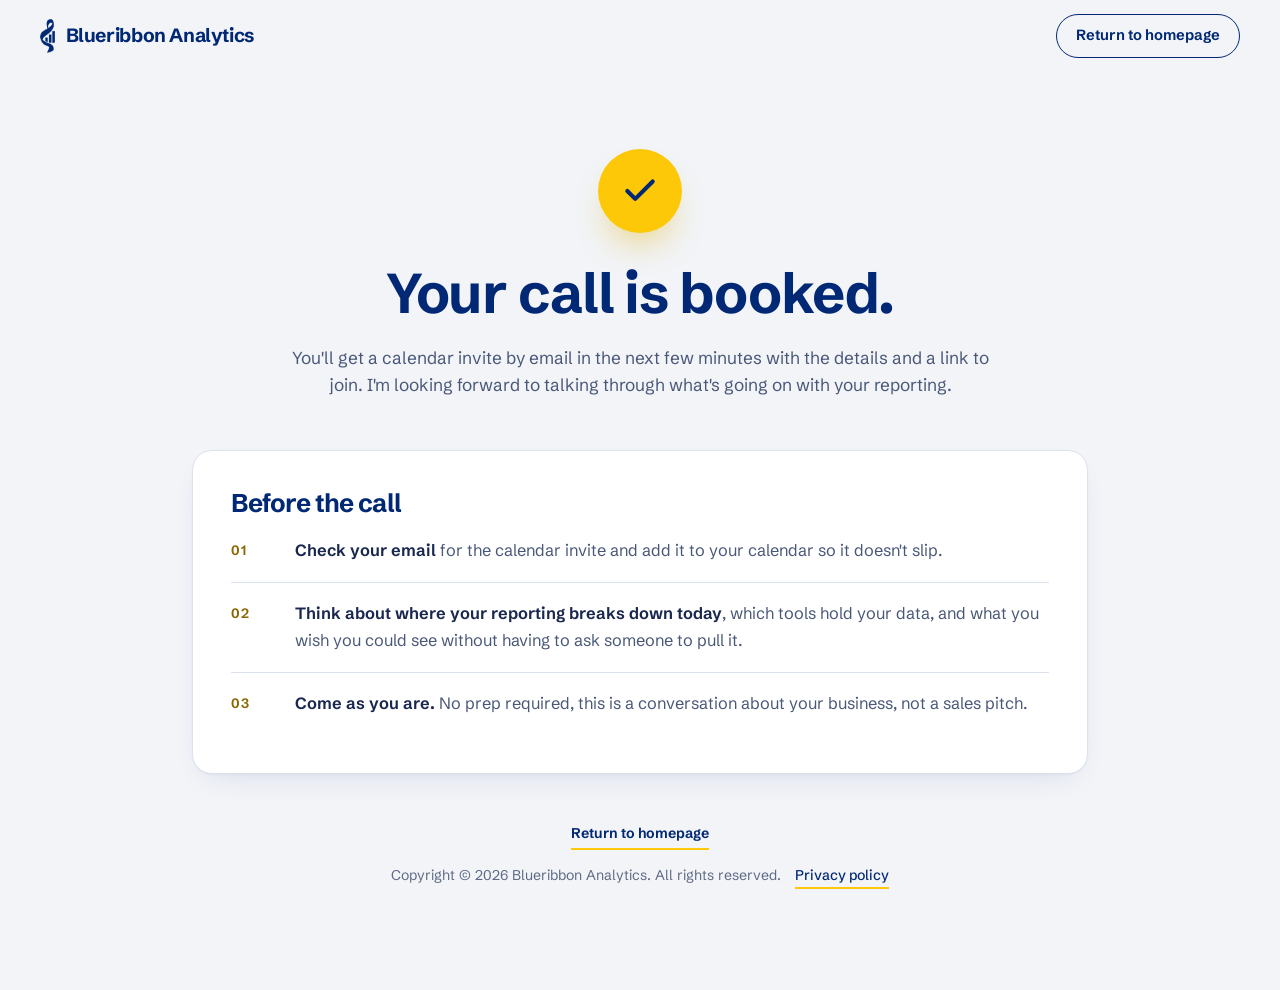
<file: booking-confirmed/index.html>
<!DOCTYPE html>
<html lang="en">
<head>
<meta charset="utf-8">
<meta name="viewport" content="width=device-width, initial-scale=1">
<meta name="robots" content="noindex, nofollow">
<meta name="theme-color" content="#F2F4F8">
<title>Booking Confirmed | Blueribbon Analytics</title>
<link rel="icon" href="../images/favicon.png" type="image/png">
<link rel="preload" href="../fonts/schibsted-grotesk-latin-wght-normal.woff2" as="font" type="font/woff2" crossorigin>
<link rel="stylesheet" href="../css/style.css?v=20261101a">
<style>
  .bc-main{min-height:100vh; display:grid; align-content:center;}
  .bc-panel{padding-top:calc(var(--nav-h) + clamp(3rem,6vw,5rem)); text-align:center;}
  .bc-check{width:84px; height:84px; margin:0 auto 1.8rem; border-radius:50%; display:grid; place-items:center; background:var(--gold); box-shadow:0 20px 40px -18px rgba(224,174,0,.8);}
  .bc-check svg{width:38px; height:38px; fill:none; stroke:var(--navy); stroke-width:2.6; stroke-linecap:round; stroke-linejoin:round;}
  .bc-panel h1{font-size:var(--fs-h1); margin-bottom:1.2rem;}
  .bc-panel .lede{margin-inline:auto; max-width:44rem;}
  .bc-card{max-width:56rem; margin:clamp(2.5rem,4vw,3.5rem) auto 0; text-align:left; padding:clamp(1.5rem,3vw,2.5rem); border-radius:var(--r-lg); background:var(--card); border:1px solid var(--line); box-shadow:var(--shadow);}
  .bc-card h2{font-size:clamp(1.4rem,2vw,1.75rem); margin-bottom:1.2rem;}
  .bc-step{display:grid; grid-template-columns:3rem minmax(0,1fr); gap:1rem; padding:1.1rem 0; border-top:1px solid var(--line); align-items:start;}
  .bc-step:first-of-type{border-top:0; padding-top:0;}
  .bc-step-num{font-size:.85rem; font-weight:650; letter-spacing:.08em; color:var(--gold-text); padding-top:.2rem;}
  .bc-step p{color:var(--slate); font-size:1.02rem; line-height:1.65;}
  .bc-step strong{color:var(--ink);}
  .bc-foot{margin-top:clamp(2rem,4vw,3rem); display:grid; gap:.9rem; justify-items:center; font-size:.88rem; color:var(--dim);}
  .bc-foot a.back{color:var(--navy); font-weight:650; border-bottom:2px solid var(--gold); padding-bottom:.15rem;}
  .bc-foot a.back:hover{color:var(--link);}
</style>
<!-- Tracking settings: fill these in, the page is safe to upload before you do -->
<script>
  var BR_ADS_ID = "AW-XXXXXXXXXX";               /* Google Ads tag ID */
  var BR_ADS_LABEL = "XXXXXXXXXXXXXXXXXXXX";     /* Booked call conversion label */
  var BR_SHEET_URL = "https://script.google.com/macros/s/AKfycbxACrMKPXlZufUL_s5ASy49I-7M59dkWiHz_Qx0vZxIMBBhcmV2WfkH8BOLVbYvtOyr/exec"; /* Operations web app */
</script>

<!-- Read booking details from the TidyCal redirect, then remove them from the address bar before any tag loads -->
<script>
  (function () {
    var q = new URLSearchParams(location.search);
    window.brLead = { email: (q.get("e") || "").trim(), name: (q.get("n") || "").trim() };
    if (location.search) history.replaceState(null, "", location.pathname);
  })();
</script>

<!-- Google tag (gtag.js) -->
<script async src="https://www.googletagmanager.com/gtag/js?id=G-GEXEQWJWHE"></script>
<script>
  window.dataLayer = window.dataLayer || [];
  function gtag(){dataLayer.push(arguments);}
  gtag("js", new Date());
  gtag("config", "G-GEXEQWJWHE");
  if (BR_ADS_ID.indexOf("XXXX") === -1) {
    gtag("config", BR_ADS_ID, { allow_enhanced_conversions: true });
  }
</script>
</head>
<body>

<header class="nav" id="nav">
  <div class="shell">
    <div class="nav-in">
      <a class="brand" href="https://blueribbonanalytics.com" aria-label="Blueribbon Analytics, home">
        <img src="../images/mark-navy.png" width="15" height="34" alt="">
        <span>Blueribbon Analytics</span>
      </a>
      <div class="nav-actions"><a class="btn btn-ghost btn-sm" href="https://blueribbonanalytics.com">Return to homepage</a></div>
    </div>
  </div>
</header>

<main class="shell bc-main">
  <section class="panel bc-panel">
    <div class="bc-check"><svg aria-hidden="true" viewBox="0 0 24 24"><path d="M4 12l5 5L20 6"/></svg></div>
    <h1>Your call is booked.</h1>
    <p class="lede">You'll get a calendar invite by email in the next few minutes with the details and a link to join. I'm looking forward to talking through what's going on with your reporting.</p>

    <div class="bc-card">
      <h2>Before the call</h2>
      <div class="bc-step">
        <span class="bc-step-num">01</span>
        <p><strong>Check your email</strong> for the calendar invite and add it to your calendar so it doesn't slip.</p>
      </div>
      <div class="bc-step">
        <span class="bc-step-num">02</span>
        <p><strong>Think about where your reporting breaks down today</strong>, which tools hold your data, and what you wish you could see without having to ask someone to pull it.</p>
      </div>
      <div class="bc-step">
        <span class="bc-step-num">03</span>
        <p><strong>Come as you are.</strong> No prep required, this is a conversation about your business, not a sales pitch.</p>
      </div>
    </div>

    <div class="bc-foot">
      <a class="back" href="https://blueribbonanalytics.com">Return to homepage</a>
      <span>Copyright &copy; 2026 Blueribbon Analytics. All rights reserved. <a class="back" style="font-weight:500; margin-left:.6rem" href="https://blueribbonanalytics.com/privacy/">Privacy policy</a></span>
    </div>
  </section>
</main>

<!-- Booked call tracking: fires once per real booking -->
<script>
  (function () {
    var lead = window.brLead || {};
    if (!lead.email) return;
    var key = "br_booked_" + lead.email.toLowerCase();
    try { if (sessionStorage.getItem(key)) return; } catch (e) {}

    var attr = {};
    try {
      attr = JSON.parse(localStorage.getItem("br_attr") || "{}");
      if (attr.ts && Date.now() - attr.ts > 90 * 864e5) attr = {};
    } catch (e) { attr = {}; }

    gtag("set", "user_data", { email: lead.email });

    if (BR_ADS_ID.indexOf("XXXX") === -1) {
      gtag("event", "conversion", { send_to: BR_ADS_ID + "/" + BR_ADS_LABEL });
    }

    gtag("event", "generate_lead", {
      lead_source: attr.utm_source || "direct",
      campaign: attr.utm_campaign || "",
      term: attr.utm_term || "",
      landing_page: attr.landing_page || ""
    });

    if (BR_SHEET_URL.indexOf("http") === 0) {
      var row = {
        email: lead.email, name: lead.name,
        gclid: attr.gclid || "", gbraid: attr.gbraid || "", wbraid: attr.wbraid || "",
        utm_source: attr.utm_source || "", utm_medium: attr.utm_medium || "",
        utm_campaign: attr.utm_campaign || "", utm_term: attr.utm_term || "",
        utm_content: attr.utm_content || "", landing_page: attr.landing_page || ""
      };
      try {
        fetch(BR_SHEET_URL, { method: "POST", mode: "no-cors", body: JSON.stringify(row) });
      } catch (e) {}
    }

    try { sessionStorage.setItem(key, "1"); } catch (e) {}
  })();
</script>

</body>
</html>
</file>
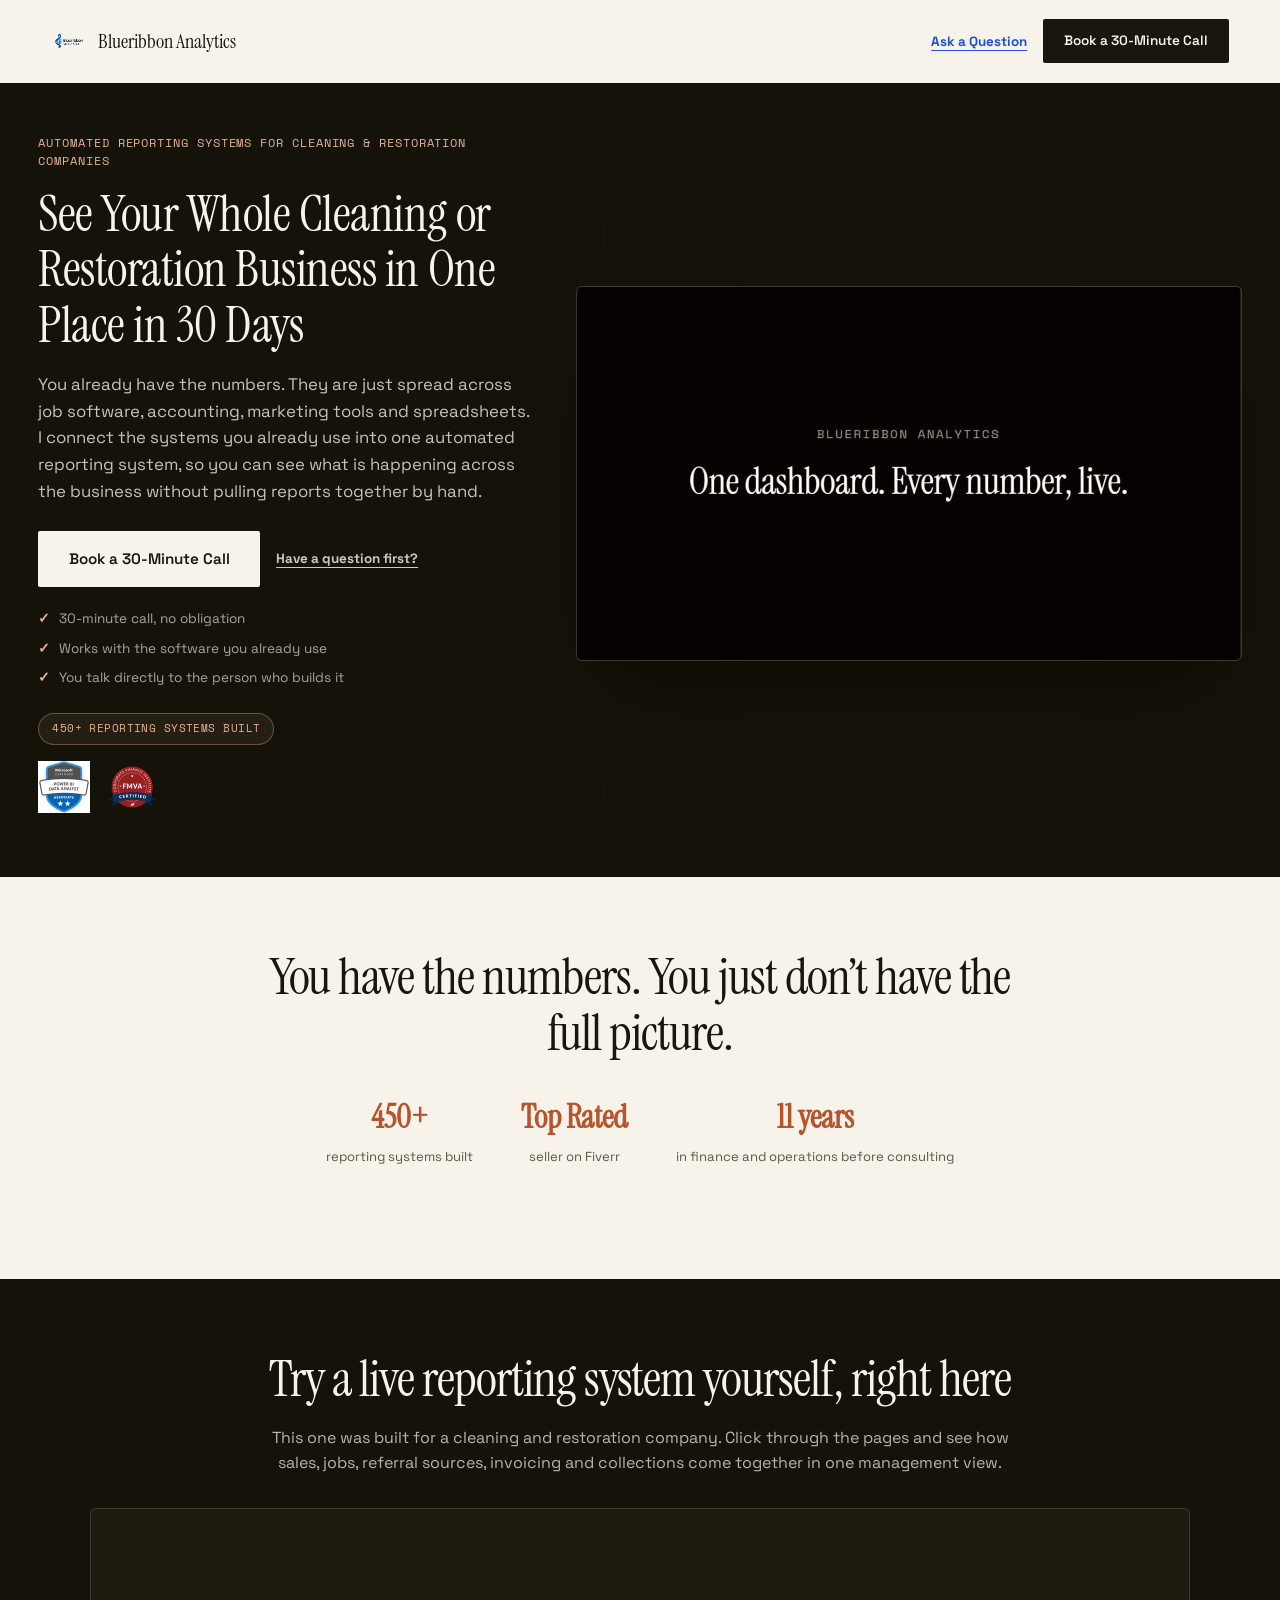
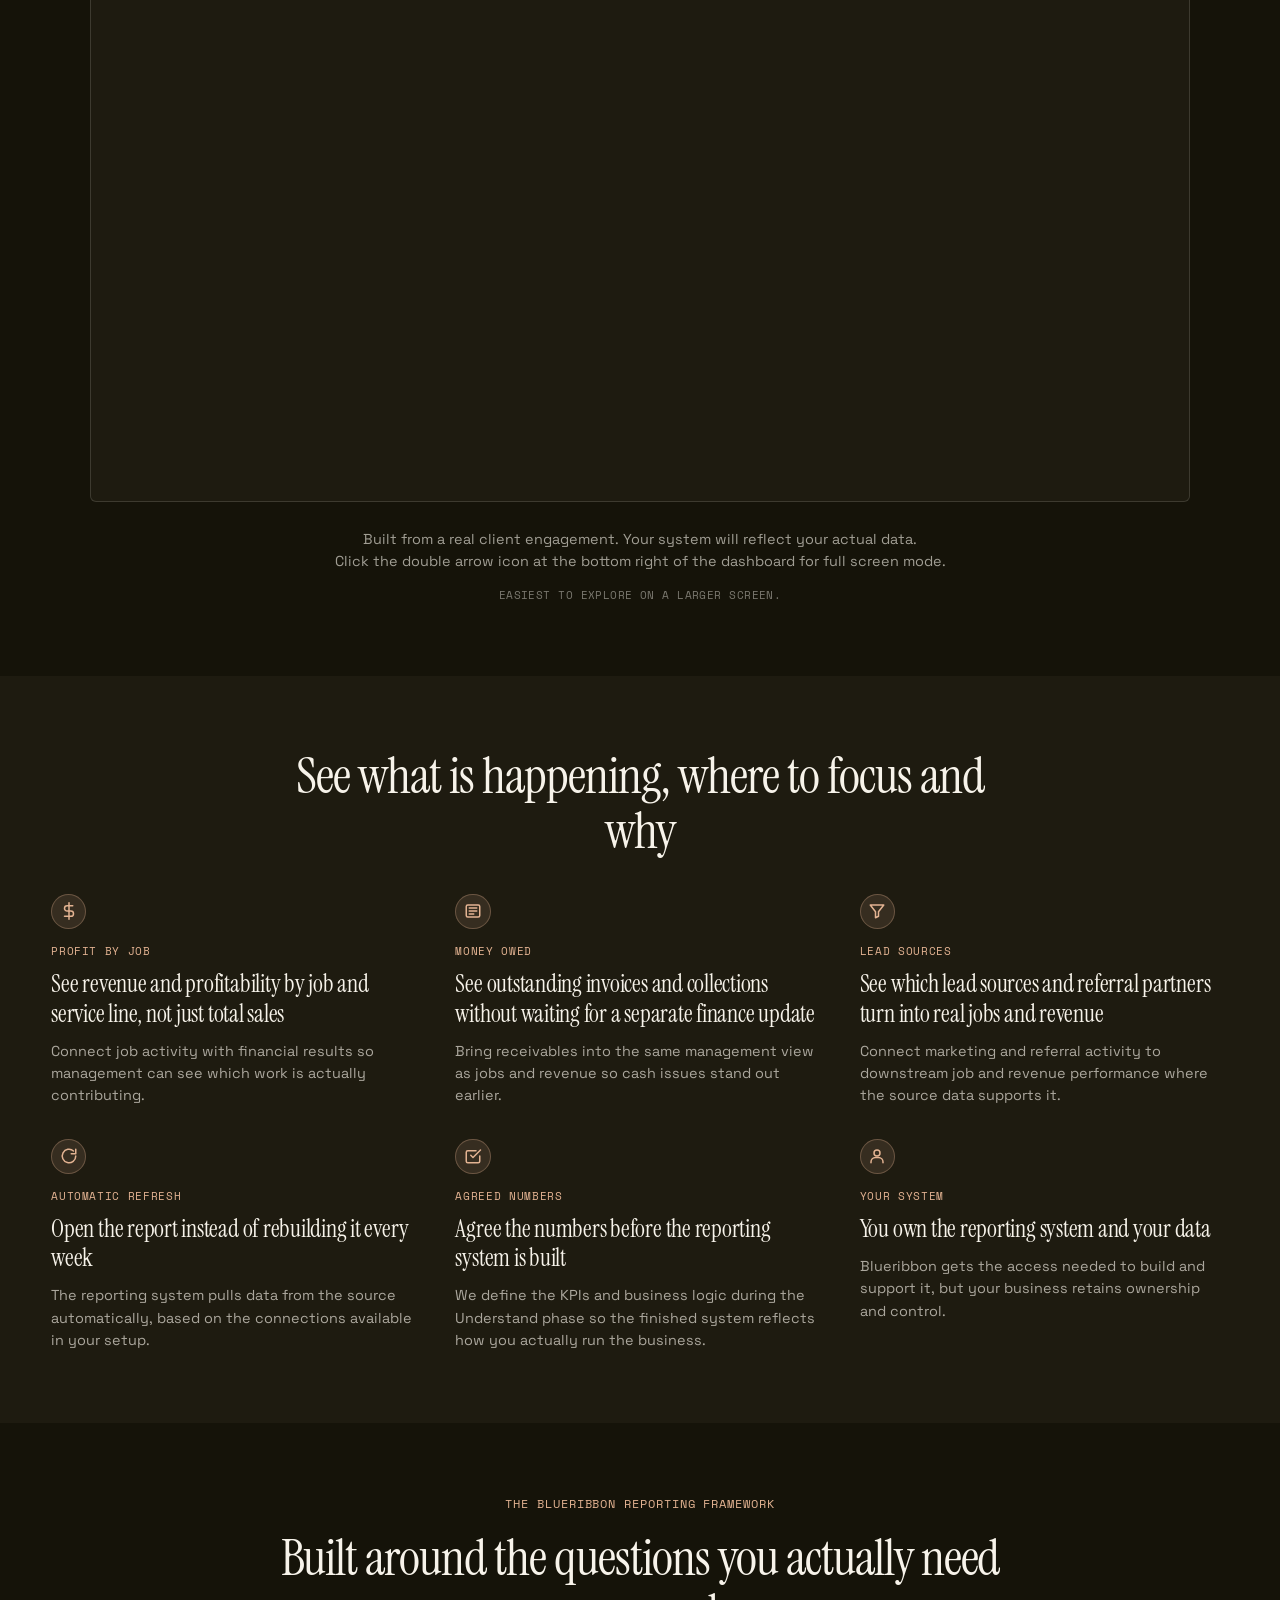
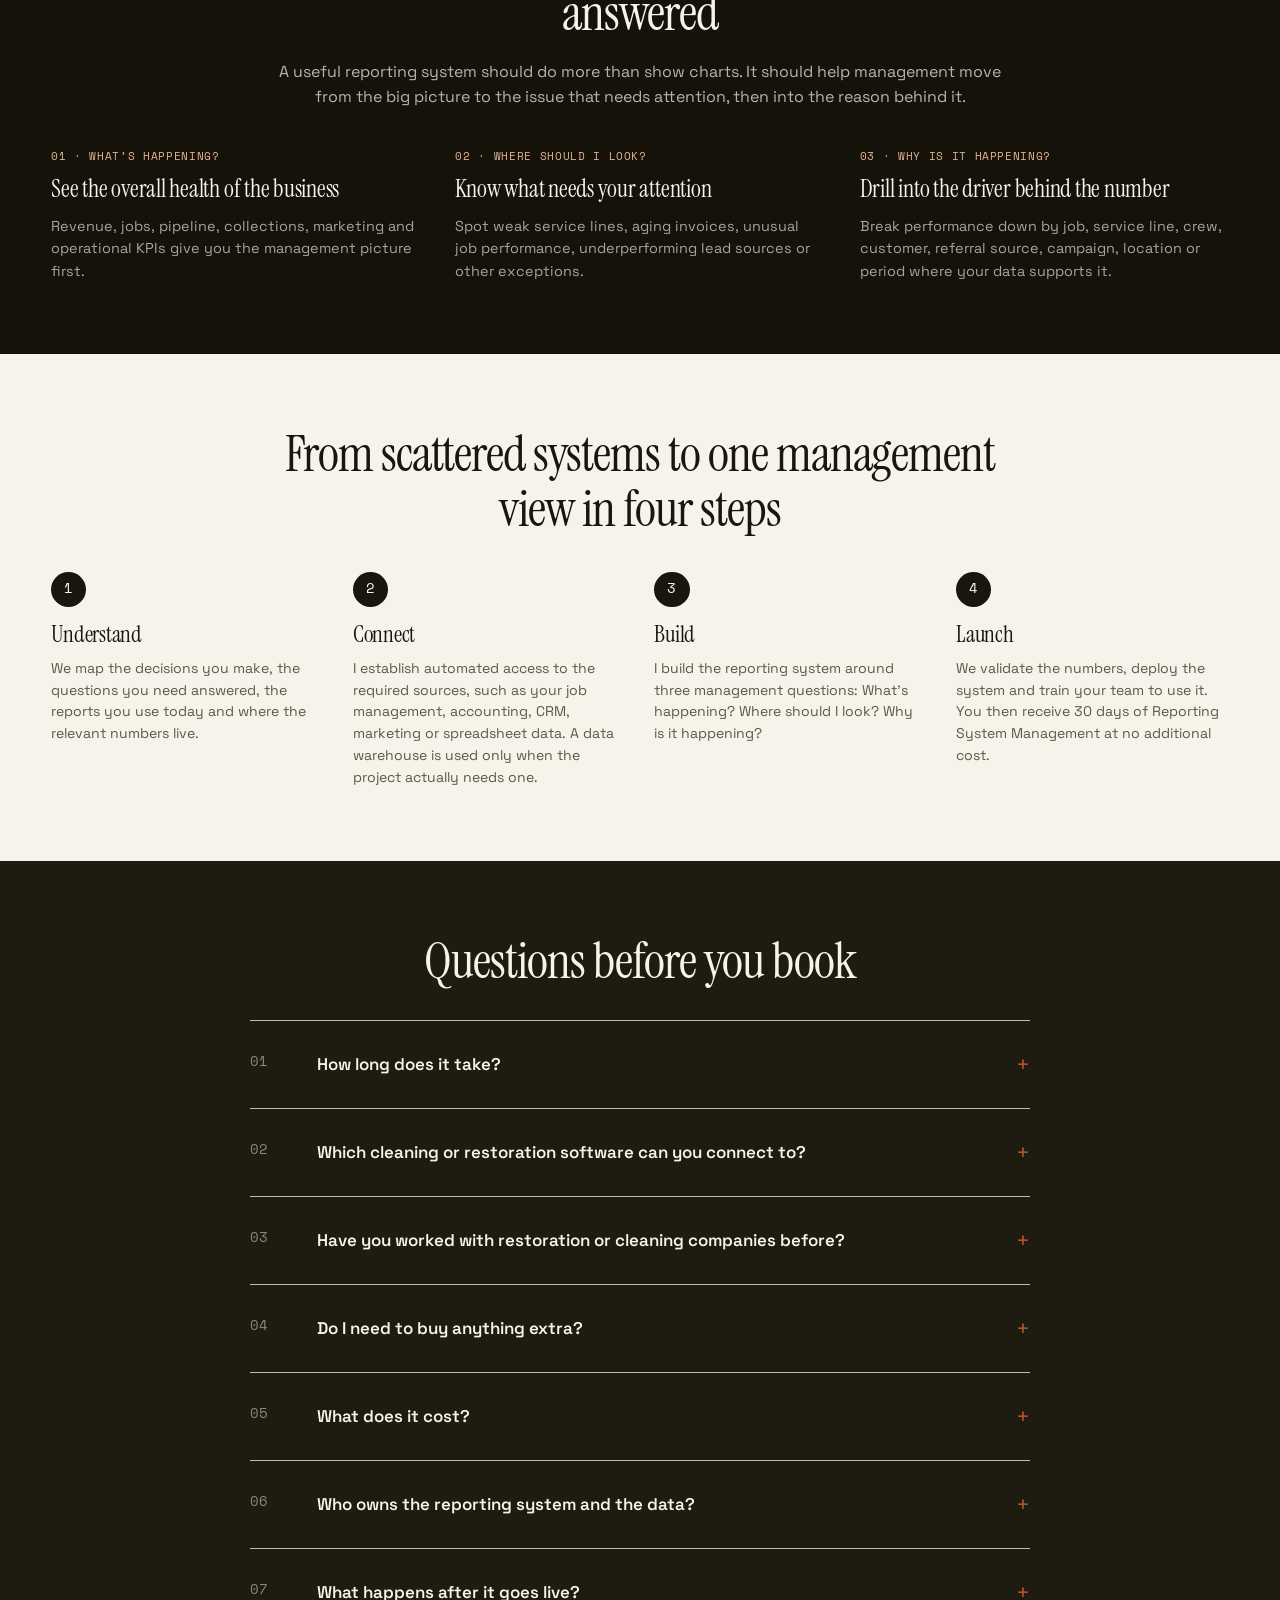
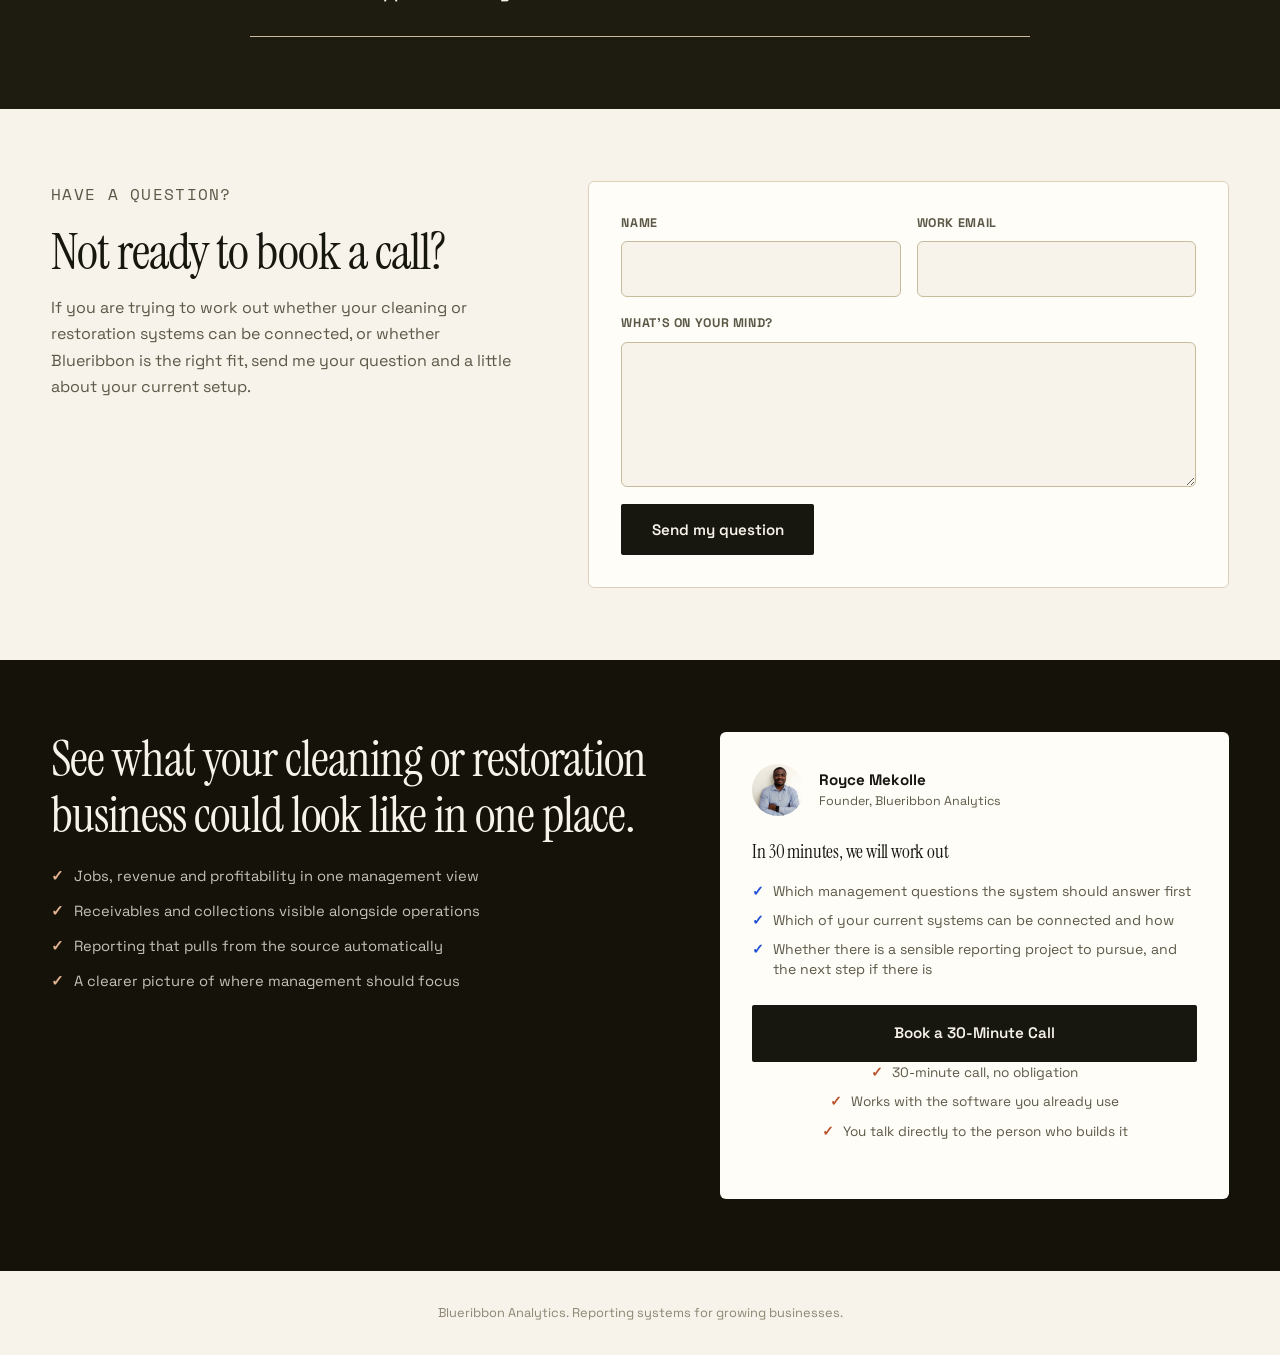
<file: cleaning-restoration-reporting/index.html>
<!DOCTYPE html><html lang="en"><head><meta charset="utf-8"><meta name="viewport" content="width=device-width, initial-scale=1"><title>Reporting System for Cleaning & Restoration Companies | Blueribbon Analytics</title><meta name="description" content="See your cleaning or restoration business in one place in 30 days. Connect job, finance, marketing and operations data in one automated reporting system."><meta name="robots" content="index, follow"><meta property="og:title" content="Reporting System for Cleaning & Restoration Companies | Blueribbon Analytics"><meta property="og:description" content="See your cleaning or restoration business in one place in 30 days. Connect job, finance, marketing and operations data in one automated reporting system."><meta property="og:type" content="website"><meta property="og:url" content="https://blueribbonanalytics.com/cleaning-restoration-reporting/"><meta property="og:image" content="https://blueribbonanalytics.com/og-image.png"><meta name="twitter:card" content="summary_large_image"><link rel="canonical" href="https://blueribbonanalytics.com/cleaning-restoration-reporting/"><link rel="icon" href="assets/favicon-favicon.png">
<link rel="preconnect" href="https://fonts.googleapis.com">
<link rel="preconnect" href="https://fonts.gstatic.com" crossorigin>
<link href="https://fonts.googleapis.com/css2?family=Instrument+Serif:ital@0;1&family=Space+Grotesk:wght@400;600;700&family=Space+Mono:wght@400&display=swap" rel="stylesheet">
<style>
  :root{
    --paper:#F7F3EA;
    --paper-2:#EFE8D8;
    --paper-3:#E7DEC9;
    --ink:#17160F;
    --ink-soft:#5C5847;
    --ink-faint:#8C8672;
    --line:#DBD1B8;
    --line-strong:#C7BB9C;
    --blue:#1E4FD6;
    --blue-deep:#12379E;
    --rust:#B8542C;
    --rust-soft:#E3B392;
    --cream-card:#FFFDF8;
    --dark:#151309;
    --dark-2:#1E1B10;
    --radius-md:4px;
    --radius-lg:6px;
    --maxw:1240px;
  }

  *{box-sizing:border-box;}
  html{scroll-behavior:smooth;}
  @media (prefers-reduced-motion: reduce){
    html{scroll-behavior:auto;}
    *{animation-duration:0.001ms !important; animation-iteration-count:1 !important; transition-duration:0.001ms !important;}
  }

  body{
    margin:0;
    font-family:'Space Grotesk', sans-serif;
    color:var(--ink);
    background:var(--paper);
    line-height:1.6;
    -webkit-font-smoothing:antialiased;
    font-size:16.5px;
  }
  h1,h2,h3,h4{
    font-family:'Instrument Serif', serif;
    margin:0;
    font-weight:400;
    letter-spacing:-0.01em;
  }
  p{margin:0;}
  a{color:inherit;text-decoration:none;}
  img{max-width:100%;display:block;}
  ul{list-style:none;margin:0;padding:0;}
  button{font-family:inherit; background:none; border:none; cursor:pointer;}
  section{padding:7rem 0;}
  .wrap{width:min(var(--maxw), 92%); margin:0 auto;}
  .mono{font-family:'Space Mono', monospace;}

  .skip-link{
    position:absolute; left:-999px; top:auto;
    background:var(--rust); color:var(--paper);
    padding:0.9rem 1.4rem; z-index:300; font-weight:700;
  }
  .skip-link:focus{left:0; top:0;}
  a:focus-visible, button:focus-visible, summary:focus-visible{
    outline:3px solid var(--rust); outline-offset:3px;
  }

  /* progress bar */
  #scroll-progress{
    position:fixed; top:0; left:0; height:3px; background:linear-gradient(90deg, var(--blue), var(--rust));
    width:0%; z-index:400; transition:width 0.1s linear;
  }

  /* ---------- BUTTONS ---------- */
  .btn{
    display:inline-flex; align-items:center; gap:0.6rem;
    padding:1rem 1.9rem;
    font-weight:600; font-size:0.95rem;
    border-radius:2px;
    transition:transform 0.2s ease, background 0.2s ease, color 0.2s ease, border-color 0.2s ease;
  }
  .btn-solid{background:var(--ink); color:var(--paper);}
  .btn-solid:hover{background:var(--blue); transform:translateY(-2px);}
  .btn-line{border:1.5px solid var(--ink); color:var(--ink);}
  .btn-line:hover{border-color:var(--blue); color:var(--blue);}
  .btn-text{gap:0.4rem; font-weight:600; border-bottom:1.5px solid var(--ink); padding:0.2rem 0 0.1rem; border-radius:0;}
  .btn-text:hover{border-color:var(--blue); color:var(--blue);}
  .btn-text svg{width:14px; height:14px; transition:transform 0.2s ease;}
  .btn-text:hover svg{transform:translate(3px,-3px);}
  .btn-text-light{color:var(--paper); border-bottom:1.5px solid rgba(247,243,234,0.5);}
  .btn-text-light:hover{color:var(--rust-soft); border-color:var(--rust-soft);}

  /* ---------- NAV ---------- */
  header{
    position:fixed; inset:0 0 auto 0; z-index:200;
    padding:1.3rem 0;
    transition:background 0.3s ease, padding 0.3s ease, border-color 0.3s ease;
    border-bottom:1px solid transparent;
  }
  header.scrolled{
    background:rgba(247,243,234,0.92);
    backdrop-filter:blur(8px);
    border-bottom-color:var(--line);
    padding:0.9rem 0;
  }
  nav{display:flex; align-items:center; justify-content:space-between; gap:1.5rem;}
  .brand{display:flex; align-items:center; gap:0.7rem;}
  .brand img{height:60px; width:60px; border-radius:8px;}
  .brand-name{font-family:'Instrument Serif', serif; font-size:1.55rem; color:var(--ink); white-space:nowrap;}
  .nav-links{display:flex; align-items:center; gap:2.1rem;}
  .nav-links a{font-size:0.85rem; font-weight:600; text-transform:uppercase; letter-spacing:0.04em; color:var(--ink-soft); position:relative;}
  .nav-links a:hover{color:var(--ink);}
  .nav-links a.btn-solid{color:var(--paper);}
  .nav-links a.btn-solid:hover{background:var(--blue); color:var(--paper);}
  .nav-toggle{display:none; color:var(--ink); padding:0.4rem;}
  .nav-toggle svg{width:24px; height:24px;}

  /* ---------- HERO ---------- */
  .hero{padding:9.5rem 0 5rem; position:relative; overflow:hidden;}
  .hero .wrap{display:grid; grid-template-columns:1.15fr 0.85fr; gap:4rem; align-items:center;}
  .hero-eyebrow{
    display:inline-flex; align-items:center; gap:0.6rem;
    font-size:0.76rem; font-weight:700; letter-spacing:0.08em; text-transform:uppercase;
    color:var(--rust); margin-bottom:1.6rem;
  }
  .hero-eyebrow::before{content:'◆'; font-size:0.6rem;}
  .hero h1{
    font-size:clamp(2.6rem, 5.2vw, 4.4rem);
    line-height:1.04;
    color:var(--ink);
    margin-bottom:1.6rem;
  }
  .hero h1 i{font-style:italic; color:var(--blue);}
  .hero .lead{
    font-size:1.32rem; line-height:1.55; color:var(--ink-soft); max-width:33rem; margin-bottom:2.3rem;
  }
  .hero-actions{display:flex; flex-wrap:wrap; align-items:center; gap:1.6rem; margin-bottom:2.4rem;}
  .hero-note{font-size:0.92rem; color:var(--ink-faint); max-width:27rem; margin-bottom:1.8rem;}
  .hero-tags{display:flex; flex-wrap:wrap; align-items:center; gap:0.7rem;}
  .hero-tags span{
    font-family:'Space Mono', monospace;
    font-size:0.72rem; color:var(--ink-soft);
    border:1px solid var(--line-strong); padding:0.4rem 0.7rem; border-radius:2px;
  }
  .hero-badge-icon{
    display:inline-flex; align-items:center; gap:0.5rem;
    font-family:'Space Mono', monospace; font-size:0.72rem; color:var(--ink-soft);
    border:1px solid var(--line-strong); padding:0.3rem 0.8rem 0.3rem 0.3rem; border-radius:100px;
    background:var(--cream-card);
  }
  .hero-badge-icon img{height:26px; width:26px; border-radius:50%; object-fit:cover; flex-shrink:0;}

  /* Hero flow visual */
  .flow-visual{position:relative; display:flex; flex-direction:column; align-items:stretch; gap:0;}
  .flow-source{
    display:flex; align-items:center; gap:0.8rem;
    background:var(--cream-card); border:1px solid var(--line);
    border-radius:var(--radius-md); padding:0.75rem 1rem;
    font-size:0.86rem; font-weight:600; color:var(--ink-soft);
    box-shadow:0 8px 20px -14px rgba(23,22,15,0.15);
  }
  .flow-source svg{width:18px; height:18px; color:var(--blue); flex-shrink:0;}
  .flow-connector{
    width:1.5px; height:24px; background:repeating-linear-gradient(to bottom, var(--line-strong) 0 4px, transparent 4px 8px);
    margin-left:1.35rem;
  }
  .flow-result{
    margin-top:0.6rem;
    background:linear-gradient(165deg, #201D12 0%, var(--ink) 55%, #0F0E09 100%);
    color:var(--paper);
    border-radius:12px;
    padding:0;
    box-shadow:0 40px 80px -32px rgba(23,22,15,0.55), 0 1px 0 rgba(255,255,255,0.06) inset;
    position:relative;
    overflow:hidden;
    border:1px solid rgba(247,243,234,0.08);
  }
  .flow-result::before{
    content:'';
    position:absolute; inset:0;
    background:radial-gradient(circle at 85% -10%, rgba(62,130,250,0.28), transparent 55%);
    pointer-events:none;
  }
  .flow-result-chrome{
    display:flex; align-items:center; gap:0.4rem;
    padding:0.85rem 1.3rem;
    border-bottom:1px solid rgba(247,243,234,0.08);
    position:relative;
  }
  .flow-result-chrome span{width:7px; height:7px; border-radius:50%; background:rgba(247,243,234,0.16);}
  .flow-result-chrome .rc-title{
    margin-left:auto; font-family:'Space Mono',monospace; font-size:0.66rem; letter-spacing:0.05em;
    color:rgba(247,243,234,0.4); text-transform:uppercase;
  }
  .flow-result-body{padding:1.7rem 1.8rem 1.9rem; position:relative;}
  .flow-result-label{
    font-family:'Space Mono', monospace; font-size:0.68rem; letter-spacing:0.08em; text-transform:uppercase;
    color:var(--rust-soft); margin-bottom:1rem; display:flex; align-items:center; gap:0.5rem;
  }
  .flow-result-label .dot{width:6px; height:6px; border-radius:50%; background:#7CD98A; box-shadow:0 0 10px #7CD98A; animation:pulse 2s infinite;}
  @keyframes pulse{0%,100%{opacity:1;}50%{opacity:0.25;}}
  .flow-result-num{font-family:'Instrument Serif', serif; font-style:italic; font-size:3.4rem; margin-bottom:0.3rem; letter-spacing:-0.01em;}
  .flow-result-sub{font-size:0.9rem; color:rgba(247,243,234,0.6); margin-bottom:1.5rem;}
  .flow-spark{display:flex; align-items:flex-end; gap:5px; height:44px; margin-bottom:0.3rem;}
  .flow-spark div{flex:1; background:linear-gradient(180deg, #5B9BFF, #1E4FD6); border-radius:3px 3px 1px 1px; height:var(--h); box-shadow:0 4px 12px -4px rgba(30,79,214,0.6);}
  .flow-spark-labels{display:flex; justify-content:space-between; font-family:'Space Mono',monospace; font-size:0.62rem; color:rgba(247,243,234,0.35); margin-top:0.5rem;}

  /* ---------- MARQUEE STRIP ---------- */
  .marquee-strip{background:var(--dark); color:var(--paper); overflow:hidden; padding:1.6rem 0; border-top:1px solid rgba(247,243,234,0.1); border-bottom:1px solid rgba(247,243,234,0.1);}
  .marquee-track{display:flex; width:max-content; animation:marquee 32s linear infinite;}
  .marquee-track span{
    display:inline-flex; align-items:center; gap:1rem;
    font-family:'Space Mono', monospace; font-size:0.92rem; font-weight:400;
    padding:0 2.2rem; white-space:nowrap; color:rgba(247,243,234,0.85);
  }
  .marquee-track span b{color:var(--rust-soft); font-weight:700;}
  .marquee-track span::after{content:'◆'; color:rgba(247,243,234,0.25); margin-left:2.2rem; font-size:0.6rem;}
  @keyframes marquee{from{transform:translateX(0);} to{transform:translateX(-50%);}}

  /* ---------- SECTION HEADS ---------- */
  .head-row{display:flex; justify-content:space-between; align-items:flex-end; gap:2rem; margin-bottom:3.6rem; flex-wrap:wrap;}
  .kicker{
    display:flex; align-items:center; gap:0.6rem;
    font-family:'Space Mono', monospace; font-size:0.74rem; letter-spacing:0.05em; text-transform:uppercase;
    color:var(--rust); margin-bottom:1rem;
  }
  .kicker::before{content:''; width:26px; height:1.5px; background:var(--rust);}
  .head-row h2{font-size:clamp(1.9rem, 3.2vw, 2.7rem); max-width:34rem;}
  .head-row p{max-width:25rem; color:var(--ink-soft); font-size:1.15rem; line-height:1.55;}

  /* ---------- HOW IT WORKS: TIMELINE ---------- */
  #how{background:var(--paper);}
  .timeline{position:relative; padding-left:0;}
  .timeline-rail{position:absolute; left:2.15rem; top:0.4rem; bottom:0.4rem; width:2px; background:var(--line);}
  .timeline-rail-fill{position:absolute; left:0; top:0; width:100%; height:0%; background:var(--rust); transition:height 0.15s ease-out;}
  .timeline-item{position:relative; display:grid; grid-template-columns:4.3rem 1fr; gap:1.5rem; padding-bottom:3.2rem;}
  .timeline-item:last-child{padding-bottom:0;}
  .timeline-num{
    font-family:'Instrument Serif', serif; font-size:1.7rem; color:var(--paper);
    background:var(--ink); width:4.3rem; height:4.3rem; border-radius:50%;
    display:flex; align-items:center; justify-content:center; position:relative; z-index:2;
    flex-shrink:0;
  }
  .timeline-body h3{font-size:1.55rem; margin-bottom:0.6rem;}
  .timeline-body p{color:var(--ink-soft); font-size:1rem; max-width:36rem;}

  /* ---------- BENEFITS: EDITORIAL LIST ---------- */
  .benefits-section{background:var(--paper-2);}
  .benefit-row{
    display:grid; grid-template-columns:5rem 1fr 1fr; gap:2rem; align-items:center;
    padding:1.8rem 0; border-bottom:1px solid var(--line-strong);
  }
  .benefit-row:first-of-type{border-top:1px solid var(--line-strong);}
  .benefit-index{font-family:'Instrument Serif', serif; font-style:italic; font-size:1.6rem; color:var(--rust);}
  .benefit-row h3{font-size:1.35rem;}
  .benefit-row p{color:var(--ink-soft); font-size:0.98rem;}

  /* ---------- SERVICES: ACCORDION ---------- */
  #services{background:var(--paper);}
  .vert-accordion{border-top:1px solid var(--line-strong);}
  .vert-item{border-bottom:1px solid var(--line-strong);}
  .vert-item summary{
    list-style:none; cursor:pointer;
    display:flex; align-items:center; gap:1.4rem;
    padding:1.7rem 0;
  }
  .vert-item summary::-webkit-details-marker{display:none;}
  .vert-num{font-family:'Space Mono',monospace; color:var(--ink-faint); font-size:0.95rem; width:2.2rem; flex-shrink:0;}
  .vert-name{font-family:'Instrument Serif', serif; font-size:1.5rem; flex:1;}
  .vert-plus{width:28px; height:28px; border:1px solid var(--line-strong); border-radius:50%; display:flex; align-items:center; justify-content:center; flex-shrink:0; position:relative;}
  .vert-plus::before, .vert-plus::after{content:''; position:absolute; background:var(--ink);}
  .vert-plus::before{width:11px; height:1.4px;}
  .vert-plus::after{width:1.4px; height:11px; transition:transform 0.2s ease;}
  .vert-item[open] .vert-plus::after{transform:rotate(90deg); opacity:0;}
  .vert-content{padding:0 0 2.2rem 3.6rem; display:grid; grid-template-columns:1.1fr 1fr; gap:2rem;}
  .vert-problem{color:var(--ink-soft); font-size:0.98rem;}
  .vert-problem strong{color:var(--ink); display:block; font-family:'Space Mono',monospace; font-size:0.72rem; text-transform:uppercase; letter-spacing:0.05em; margin-bottom:0.6rem;}
  .vert-outcomes li{position:relative; padding-left:1.2rem; font-size:0.94rem; margin-bottom:0.55rem; color:var(--ink);}
  .vert-outcomes li::before{content:'—'; position:absolute; left:0; color:var(--rust);}
  .verticals-note{margin-top:2.2rem; font-size:0.96rem; color:var(--ink-soft);}
  .verticals-note a{color:var(--blue); font-weight:600; border-bottom:1px solid var(--blue);}

  /* ---------- PORTFOLIO: SCROLL CAROUSEL ---------- */
  .live-demo{background:var(--dark); color:var(--paper);}
  .live-demo .kicker{color:var(--rust-soft);}
  .live-demo .kicker::before{background:var(--rust-soft);}
  .live-demo .head-row p{color:rgba(247,243,234,0.6);}
  .carousel-controls{display:flex; gap:0.6rem;}
  .carousel-btn{
    width:46px; height:46px; border-radius:50%; border:1px solid rgba(247,243,234,0.25);
    display:flex; align-items:center; justify-content:center; color:var(--paper);
    transition:border-color 0.2s ease, background 0.2s ease;
  }
  .carousel-btn:hover{border-color:var(--rust-soft); background:rgba(247,243,234,0.06);}
  .carousel-btn svg{width:18px; height:18px;}
  .carousel-track{
    display:flex; gap:1.6rem; overflow-x:auto; scroll-snap-type:x mandatory;
    padding-bottom:1rem; margin:0 -1px;
    scrollbar-width:none;
  }
  .carousel-track::-webkit-scrollbar{display:none;}
  .case-card{
    scroll-snap-align:start;
    flex:0 0 min(560px, 86vw);
    background:var(--dark-2);
    border:1px solid rgba(247,243,234,0.1);
    border-radius:var(--radius-lg);
    padding:2.2rem;
    position:relative;
    overflow:hidden;
  }
  .case-ghost-num{
    position:absolute; top:-1.2rem; right:0.6rem;
    font-family:'Instrument Serif', serif; font-size:8rem; color:rgba(247,243,234,0.04);
    line-height:1; pointer-events:none;
  }
  .case-tag{
    font-family:'Space Mono', monospace; font-size:0.72rem; text-transform:uppercase; letter-spacing:0.05em;
    color:var(--rust-soft); margin-bottom:1rem; display:block; position:relative;
  }
  .case-card h3{font-size:1.5rem; margin-bottom:1rem; position:relative; max-width:22rem;}
  .case-card p{color:rgba(247,243,234,0.72); font-size:0.96rem; margin-bottom:1.2rem; position:relative;}
  .case-note{font-size:0.8rem; color:var(--rust-soft); font-style:italic; margin-bottom:1.1rem; display:block; position:relative;}
  .img-placeholder{
    position:relative; aspect-ratio:16/10; border-radius:var(--radius-md);
    border:1px dashed rgba(247,243,234,0.25);
    background:repeating-linear-gradient(135deg, rgba(247,243,234,0.03) 0 12px, transparent 12px 24px);
    display:flex; flex-direction:column; align-items:center; justify-content:center;
    gap:0.6rem; text-align:center; padding:1.3rem; margin-bottom:1.2rem;
  }
  .img-placeholder svg{width:28px; height:28px; color:rgba(247,243,234,0.3);}
  .img-placeholder .ph-label{font-size:0.78rem; font-weight:600; color:rgba(247,243,234,0.6);}
  .img-placeholder .ph-note{font-size:0.7rem; color:rgba(247,243,234,0.35);}
  .img-placeholder.light{
    border-color:var(--line-strong);
    background:repeating-linear-gradient(135deg, rgba(23,22,15,0.04) 0 12px, transparent 12px 24px);
  }
  .img-placeholder.light svg{color:var(--ink-faint);}
  .img-placeholder.light .ph-label{color:var(--ink-soft);}
  .img-placeholder.light .ph-note{color:var(--ink-faint);}
  .case-image{
    position:relative; aspect-ratio:16/10; border-radius:var(--radius-md);
    overflow:hidden; margin-bottom:1.2rem; border:1px solid rgba(247,243,234,0.12);
  }
  .case-image img{width:100%; height:100%; object-fit:cover; object-position:top;display:block;}
  .showcase-link{
    display:inline-flex; align-items:center; gap:0.4rem; color:var(--paper); font-weight:600; font-size:0.9rem;
    border-bottom:1.5px solid var(--rust-soft); padding-bottom:0.1rem; position:relative;
  }
  .showcase-link:hover{color:var(--rust-soft);}
  .showcase-link svg{width:13px; height:13px;}
  .portfolio-footnote{margin-top:2.2rem; color:rgba(247,243,234,0.55); font-size:0.94rem; max-width:38rem;}

  /* ---------- TESTIMONIALS ---------- */
  #testimonials{background:var(--paper); position:relative;}
  .quote-mark{font-family:'Instrument Serif', serif; font-style:italic; font-size:6rem; color:var(--line-strong); line-height:0.6; margin-bottom:1rem;}

  /* ---------- ABOUT: DOSSIER ---------- */
  .consultant{background:var(--paper-2);}
  .consultant .wrap{display:grid; grid-template-columns:0.75fr 1.25fr; gap:4rem; align-items:start;}
  .dossier-photo{
    background:var(--cream-card); border:1px solid var(--line-strong); padding:0.9rem 0.9rem 1.4rem;
    transform:rotate(-1.5deg); box-shadow:0 24px 50px -28px rgba(23,22,15,0.3);
  }
  .dossier-photo .img-placeholder{aspect-ratio:4/5; margin-bottom:0.9rem;}
  .dossier-caption{font-family:'Space Mono', monospace; font-size:0.72rem; color:var(--ink-faint); text-align:center; letter-spacing:0.03em;}
  .consultant-copy .lede{font-family:'Instrument Serif', serif; font-style:italic; font-size:1.65rem; color:var(--ink); margin-bottom:1.4rem;}
  .consultant-copy p{color:var(--ink-soft); font-size:1.06rem; margin-bottom:1.1rem;}
  .credential-tags{display:flex; flex-wrap:wrap; align-items:center; gap:0.7rem; margin:1.6rem 0 1.8rem;}
  .credential-tags span{
    font-family:'Space Mono', monospace; font-size:0.76rem; color:var(--ink);
    border:1px solid var(--line-strong); padding:0.5rem 0.85rem; border-radius:2px;
  }
  .credential-badge{
    display:inline-flex; align-items:center; gap:0.55rem;
    font-family:'Space Mono', monospace; font-size:0.76rem; color:var(--ink);
    border:1px solid var(--line-strong); padding:0.4rem 0.95rem 0.4rem 0.4rem; border-radius:100px;
    background:var(--cream-card);
  }
  .credential-badge img{height:34px; width:34px; border-radius:50%; object-fit:cover; flex-shrink:0;}

  /* ---------- FAQ ---------- */
  .faq-section{background:var(--paper);}
  .faq-list{max-width:52rem;}
  .faq-item{display:grid; grid-template-columns:3rem 1fr; gap:1.2rem; border-bottom:1px solid var(--line-strong); padding:1.6rem 0;}
  .faq-item:first-child{border-top:1px solid var(--line-strong);}
  .faq-num{font-family:'Space Mono', monospace; color:var(--ink-faint); font-size:0.9rem; padding-top:0.15rem;}
  .faq-item summary{cursor:pointer; font-weight:600; font-size:1.06rem; list-style:none; display:flex; align-items:center; justify-content:space-between; gap:1rem;}
  .faq-item summary::-webkit-details-marker{display:none;}
  .faq-item summary::after{content:'+'; font-size:1.4rem; color:var(--rust); font-weight:400; flex-shrink:0; transition:transform 0.2s ease;}
  .faq-item[open] summary::after{transform:rotate(45deg);}
  .faq-item p{margin-top:1rem; color:var(--ink-soft); font-size:0.98rem;}

  /* ---------- FINAL CTA ---------- */
  .cta-final{background:var(--dark); color:var(--paper); text-align:center; padding:8rem 0;}
  .cta-final h2{font-size:clamp(2.1rem, 4.6vw, 3.6rem); font-style:italic; max-width:42rem; margin:0 auto 2.2rem; line-height:1.15;}

  /* ---------- FOOTER ---------- */
  footer{background:var(--dark); color:rgba(247,243,234,0.6); padding:0 0 3rem;}
  .footer-rule{height:1px; background:rgba(247,243,234,0.12); margin-bottom:3rem;}
  .footer-top{display:grid; grid-template-columns:1.4fr 0.8fr 0.8fr 1fr; gap:2.5rem; padding-bottom:3rem;}
  .footer-brand{display:flex; align-items:center; gap:0.7rem; margin-bottom:1rem;}
  .footer-brand img{height:42px; width:42px; border-radius:8px;}
  .footer-brand span{font-family:'Instrument Serif', serif; color:var(--paper); font-size:1.4rem;}
  .footer-desc{font-size:0.9rem; max-width:22rem;}
  .footer-heading{font-family:'Space Mono',monospace; color:var(--paper); font-size:0.74rem; text-transform:uppercase; letter-spacing:0.05em; margin-bottom:1rem;}
  .footer-links li{margin-bottom:0.65rem;}
  .footer-links a{font-size:0.9rem;}
  .footer-links a:hover{color:var(--rust-soft);}
  .footer-bottom{display:flex; justify-content:space-between; align-items:center; padding-top:1.8rem; border-top:1px solid rgba(247,243,234,0.12); font-size:0.82rem; flex-wrap:wrap; gap:1rem;}

  /* ---------- REVEAL ---------- */
  [data-reveal]{opacity:0; transform:translateY(24px); transition:opacity 0.7s ease, transform 0.7s ease;}
  [data-reveal].in-view{opacity:1; transform:translateY(0);}

  /* ---------- RESPONSIVE ---------- */
  @media (max-width: 980px){
    .hero .wrap{grid-template-columns:1fr; gap:3rem;}
    .hero{padding:8rem 0 3.5rem;}
    .consultant .wrap{grid-template-columns:1fr;}
    .dossier-photo{max-width:280px;}
    .vert-content{grid-template-columns:1fr;}
    .footer-top{grid-template-columns:1fr 1fr; row-gap:2.5rem;}
    .benefit-row{grid-template-columns:3.5rem 1fr; row-gap:0.5rem;}
    .benefit-row p{grid-column:2 / 3;}
  }
  @media (max-width: 640px){
    section{padding:4.5rem 0;}
    .nav-links{
      position:fixed; inset:0 0 0 auto; width:min(78vw,320px);
      background:var(--paper); flex-direction:column; align-items:flex-start;
      padding:6.5rem 2rem 2rem; gap:1.6rem; transform:translateX(100%);
      transition:transform 0.3s ease; box-shadow:-20px 0 40px rgba(0,0,0,0.15);
      border-left:1px solid var(--line);
    }
    .nav-links.open{transform:translateX(0);}
    .nav-toggle{display:block;}
    .head-row{flex-direction:column; align-items:flex-start;}
    .timeline-num{width:3.4rem; height:3.4rem; font-size:1.3rem;}
    .timeline-item{grid-template-columns:3.4rem 1fr; gap:1rem;}
    .timeline-rail{left:1.7rem;}
    .vert-content{padding-left:0;}
    .footer-top{grid-template-columns:1fr;}
    .case-card{flex-basis:88vw;}
  }

/* ===== Cleaning & Restoration Landing Page (crl-) ===== */
.crl-wrap{ overflow-x:hidden; }
.crl-section{ padding:4.5rem 0; }
.crl-inner{ width:min(var(--maxw), 92%); margin:0 auto; }
.crl-center{ text-align:center; max-width:760px; margin-left:auto; margin-right:auto; }
.crl-light{ background:var(--paper); color:var(--ink); }
.crl-dark{ background:var(--dark); color:var(--paper); }
.crl-dark-alt{ background:var(--dark-2); color:var(--paper); }

.crl-nav{ display:flex; align-items:center; justify-content:space-between; gap:1rem; padding:1.2rem 0; width:min(var(--maxw), 92%); margin:0 auto; }
.crl-mark{ display:flex; align-items:center; gap:0.7rem; }
.crl-mark img{ height:36px; width:36px; border-radius:8px; display:block; }
.crl-mark-text{ font-family:'Instrument Serif', serif; font-size:1.25rem; color:var(--ink); white-space:nowrap; }

.crl-hero{ padding-top:3.2rem; padding-bottom:4rem; }
.crl-hero .crl-inner{ width:min(1440px, 94%); }
.crl-hero-grid{ display:grid; grid-template-columns:0.85fr 1.15fr; gap:2.8rem; align-items:center; }
.crl-eyebrow{ font-size:0.72rem; letter-spacing:0.08em; text-transform:uppercase; color:var(--rust-soft); margin-bottom:1rem; }
.crl-hero h1{ font-family:'Instrument Serif', serif; font-size:clamp(2.1rem, 4vw, 3.1rem); line-height:1.12; color:var(--paper); margin-bottom:1.1rem; }
.crl-sub{ font-size:1.05rem; line-height:1.6; color:rgba(247,243,234,0.78); max-width:560px; margin-bottom:1.6rem; }
.crl-cta-row{ margin-bottom:1.3rem; }
.crl-fud{ list-style:none; margin:0 0 1.5rem; padding:0; display:flex; flex-direction:column; gap:0.5rem; }
.crl-fud li{ font-size:0.85rem; color:rgba(247,243,234,0.65); padding-left:1.3rem; position:relative; }
.crl-fud li::before{ content:'\2713'; position:absolute; left:0; color:var(--rust-soft); font-weight:700; }
.crl-fud-center{ align-items:center; }
.crl-fud-center li{ padding-left:1.3rem; text-align:left; color:var(--ink-soft); }
.crl-fud-center li::before{ color:var(--rust); }
.crl-nav .btn-solid:hover{ background:var(--blue); }
.crl-book .btn-solid:hover{ background:var(--blue); }
.crl-proof-row{ margin-bottom:1rem; }
.crl-chip{ display:inline-block; font-size:0.68rem; letter-spacing:0.04em; text-transform:uppercase; color:var(--rust-soft); border:1px solid rgba(227,179,146,0.35); background:rgba(227,179,146,0.08); padding:0.4rem 0.8rem; border-radius:100px; }
.crl-badges{ display:flex; align-items:center; gap:1rem; }
.crl-badge img{ height:52px; display:block; }
.crl-single-visual{ border-radius:var(--radius-lg); overflow:hidden; border:1px solid rgba(247,243,234,0.14); box-shadow:0 40px 90px -30px rgba(0,0,0,0.55); aspect-ratio:16/9; background:var(--dark-2); }
.crl-single-visual img, .crl-single-visual video{ width:100%; height:100%; display:block; object-fit:contain; }

.crl-light h2, .crl-dark-alt h2, .crl-dark h2{ font-family:'Instrument Serif', serif; font-size:clamp(2.15rem, 4vw, 3.25rem); line-height:1.08; letter-spacing:-0.02em; margin-bottom:1.15rem; }
.crl-dark h2{ color:var(--paper); }
.crl-light h2{ color:var(--ink); }
.crl-dark-alt h2{ color:var(--paper); }

.crl-stats{ display:flex; justify-content:center; gap:3rem; flex-wrap:wrap; margin:2rem 0 2.5rem; }
.crl-stat{ display:flex; flex-direction:column; gap:0.2rem; }
.crl-stat b{ font-family:'Instrument Serif', serif; font-size:2rem; color:var(--rust); }
.crl-stat span{ font-size:0.82rem; color:var(--ink-soft); }
.crl-embed{ margin-top:1rem; }

.crl-try-sub{ font-size:1rem; color:rgba(247,243,234,0.72); margin-bottom:2rem; }
.crl-try-frame{ background:var(--dark-2); border:1px solid rgba(247,243,234,0.14); border-radius:var(--radius-lg); padding:1rem; }
.crl-try-frame-wide{ max-width:1100px; margin:0 auto; }
.crl-try-frame iframe{ display:block; width:100%; height:75vh; min-height:560px; max-height:800px; border-radius:var(--radius-md); }
.crl-try-ph{ display:flex; align-items:center; justify-content:center; }
.crl-ph{ background:#F6D365; color:#3b2f00; font-family:'Space Mono', monospace; font-size:0.8rem; padding:0.6rem 1rem; border-radius:var(--radius-md); }
.crl-try-footnote{ margin-top:1.6rem; font-size:0.9rem; line-height:1.55; color:rgba(247,243,234,0.62); text-align:center; max-width:640px; margin-left:auto; margin-right:auto; }
.crl-try-note{ margin-top:0.9rem; font-size:0.68rem; letter-spacing:0.04em; text-transform:uppercase; color:rgba(247,243,234,0.45); text-align:center; }

.crl-vp-grid{ display:grid; grid-template-columns:repeat(3, 1fr); gap:2rem 2.2rem; margin-top:2.2rem; }
.crl-vp-icon{ width:2.2rem; height:2.2rem; border-radius:50%; background:rgba(227,179,146,0.12); border:1px solid rgba(227,179,146,0.3); display:flex; align-items:center; justify-content:center; margin-bottom:0.9rem; }
.crl-vp-icon svg{ width:18px; height:18px; color:var(--rust-soft); }
.crl-vp-label{ font-size:0.68rem; letter-spacing:0.06em; text-transform:uppercase; color:var(--rust-soft); margin-bottom:0.6rem; }
.crl-vp h3{ font-family:'Instrument Serif', serif; font-size:1.48rem; line-height:1.24; color:var(--paper); margin-bottom:0.65rem; }
.crl-vp p{ font-size:0.9rem; line-height:1.55; color:rgba(247,243,234,0.65); }

.crl-steps{ display:grid; grid-template-columns:repeat(4, 1fr); gap:1.8rem; margin-top:2.2rem; }
.crl-step-num{ display:inline-flex; align-items:center; justify-content:center; width:2.2rem; height:2.2rem; border-radius:50%; background:var(--ink); color:var(--paper); font-family:'Space Mono', monospace; font-size:0.85rem; margin-bottom:0.9rem; }
.crl-step h3{ font-family:'Instrument Serif', serif; font-size:1.42rem; color:var(--ink); margin-bottom:0.55rem; line-height:1.22; }
.crl-step p{ font-size:0.88rem; line-height:1.55; color:var(--ink-soft); }

.crl-closer-grid{ display:grid; grid-template-columns:1.1fr 0.9fr; gap:3rem; align-items:start; }
.crl-closer-grid h2{ font-family:'Instrument Serif', serif; font-size:clamp(2.15rem, 4vw, 3.15rem); line-height:1.1; letter-spacing:-0.02em; color:var(--paper); margin-bottom:1.4rem; }
.crl-benefits{ list-style:none; margin:0; padding:0; display:flex; flex-direction:column; gap:0.7rem; }
.crl-benefits li{ font-size:0.92rem; color:rgba(247,243,234,0.78); padding-left:1.4rem; position:relative; }
.crl-benefits li::before{ content:'\2713'; position:absolute; left:0; color:var(--rust-soft); font-weight:700; }
.crl-book{ background:var(--cream-card); color:var(--ink); border-radius:var(--radius-lg); padding:2rem; }
.crl-who{ display:flex; align-items:center; gap:0.9rem; margin-bottom:1.3rem; }
.crl-headshot{ width:52px; height:52px; border-radius:50%; object-fit:cover; }
.crl-who div{ display:flex; flex-direction:column; }
.crl-who b{ font-size:0.95rem; color:var(--ink); }
.crl-who span{ font-size:0.78rem; color:var(--ink-soft); }
.crl-book h3{ font-family:'Instrument Serif', serif; font-size:1.2rem; color:var(--ink); margin-bottom:0.8rem; }
.crl-book-list{ list-style:none; margin:0; padding:0; display:flex; flex-direction:column; gap:0.55rem; }
.crl-book-list li{ font-size:0.88rem; color:var(--ink-soft); padding-left:1.3rem; position:relative; line-height:1.45; }
.crl-book-list li::before{ content:'\2713'; position:absolute; left:0; color:var(--blue); font-weight:700; }

.crl-footer{ text-align:center; padding:2rem 0; font-size:0.8rem; color:var(--ink-faint); background:var(--paper); }


.crl-nav-actions{display:flex; align-items:center; gap:1rem;}
.crl-nav-question,.crl-text-link{font-size:0.84rem; font-weight:700; color:var(--blue); text-decoration:underline; text-underline-offset:4px;}
.crl-nav-question:hover,.crl-text-link:hover{color:var(--rust);}
.crl-cta-row{display:flex; align-items:center; flex-wrap:wrap; gap:1rem;}
.crl-hero .crl-cta-row .btn-solid{background:var(--paper); color:var(--ink);}
.crl-hero .crl-cta-row .btn-solid:hover,
.crl-hero .crl-cta-row .btn-solid:focus-visible{background:var(--blue); color:#fff;}
.crl-hero .crl-text-link{color:var(--paper); opacity:.82;}
.crl-hero .crl-text-link:hover{color:var(--rust-soft); opacity:1;}
.crl-question-section{background:var(--paper); color:var(--ink);}
.crl-question-grid{display:grid; grid-template-columns:.85fr 1.15fr; gap:4rem; align-items:start;}
.crl-question-copy h2{font-family:'Instrument Serif',serif; font-size:clamp(2.15rem,4vw,3.25rem); line-height:1.08; letter-spacing:-.02em; color:var(--ink); margin-bottom:1rem;}
.crl-question-copy p{font-size:1rem; line-height:1.65; color:var(--ink-soft);}
.crl-question-form{display:grid; gap:1.1rem; background:var(--cream-card); border:1px solid var(--line); border-radius:var(--radius-lg); padding:2rem;}
.crl-form-row{display:grid; grid-template-columns:1fr 1fr; gap:1rem;}
.crl-field{display:grid; gap:.45rem;}
.crl-field label{font-size:.78rem; font-weight:700; text-transform:uppercase; letter-spacing:.05em; color:var(--ink-soft);}
.crl-field input,.crl-field textarea{width:100%; border:1px solid var(--line-strong); background:var(--paper); color:var(--ink); border-radius:6px; padding:.85rem .9rem; font:inherit;}
.crl-field textarea{min-height:145px; resize:vertical;}
.crl-field input:focus,.crl-field textarea:focus{outline:2px solid rgba(45,94,117,.18); border-color:var(--blue);}
.crl-form-actions{display:flex; align-items:center; flex-wrap:wrap; gap:1rem;}
.crl-form-status{font-size:.88rem; color:var(--ink-soft); min-height:1.3em;}
.crl-form-status.success{color:#2f6b45;} .crl-form-status.error{color:#9b352d;}
.crl-honeypot{display:none!important;}
@media (max-width: 900px){
  .crl-question-grid{grid-template-columns:1fr; gap:2.4rem;}
  .crl-hero-grid{ grid-template-columns:1fr; }
  .crl-single-visual{ order:-1; }
  .crl-vp-grid{ grid-template-columns:repeat(2, 1fr); }
  .crl-steps{ grid-template-columns:repeat(2, 1fr); }
  .crl-closer-grid{ grid-template-columns:1fr; }
}
@media (max-width: 560px){
  .crl-nav-question{display:none;}
  .crl-form-row{grid-template-columns:1fr;}
  .crl-section{ padding:3rem 0; }
  .crl-vp-grid{ grid-template-columns:1fr; }
  .crl-steps{ grid-template-columns:1fr; }
  .crl-stats{ gap:1.6rem; }
}

</style>
<!-- Google tag (gtag.js) -->
<script async src="https://www.googletagmanager.com/gtag/js?id=G-GEXEQWJWHE"></script>
<script>
  window.dataLayer = window.dataLayer || [];
  function gtag(){dataLayer.push(arguments);}
  gtag("js", new Date());
  gtag("config", "G-GEXEQWJWHE");
</script>
</head><body style="margin:0"><div class="crl-wrap">

<nav class="crl-nav">
  <div class="crl-mark">
    <img src="../images/logo-nav.png" alt="Blueribbon Analytics logo">
    <span class="crl-mark-text">Blueribbon Analytics</span>
  </div>
  <div class="crl-nav-actions"><a class="crl-nav-question" href="#question">Ask a Question</a><a class="btn btn-solid" style="padding:0.7rem 1.3rem; font-size:0.85rem;" href="https://tidycal.com/royce/30-minute-meeting-m5n5yjx">Book a 30-Minute Call</a></div>
</nav>

<section class="crl-section crl-hero crl-dark">
  <div class="crl-inner">
    <div class="crl-hero-grid">
      <div>
        <p class="crl-eyebrow mono">Automated reporting systems for cleaning & restoration companies</p>
        <h1 data-reveal>See Your Whole Cleaning or Restoration Business in One Place in 30 Days</h1>
        <p class="crl-sub" data-reveal>You already have the numbers. They are just spread across job software, accounting, marketing tools and spreadsheets. I connect the systems you already use into one automated reporting system, so you can see what is happening across the business without pulling reports together by hand.</p>
        <div class="crl-cta-row" data-reveal><a class="btn btn-solid" href="https://tidycal.com/royce/30-minute-meeting-m5n5yjx">Book a 30-Minute Call</a><a class="crl-text-link" href="#question">Have a question first?</a></div>
        <ul class="crl-fud">
          <li>30-minute call, no obligation</li>
          <li>Works with the software you already use</li>
          <li>You talk directly to the person who builds it</li>
        </ul>
        <div class="crl-proof-row"><span class="crl-chip mono">450+ reporting systems built</span></div>
        <div class="crl-badges crl-badges-hero">
          <span class="crl-badge"><img src="assets/badge1-badge-microsoft.png" alt="Credential badge"></span>
          <span class="crl-badge"><img src="assets/badge2-badge-fmva.png" alt="Credential badge"></span>
        </div>
      </div>
      <div class="crl-single-visual" data-reveal>
        <video src="assets/cleaning-co-hero.mp4" poster="assets/cleaning-co-hero-poster.jpg" autoplay muted loop playsinline aria-label="Live reporting system built for CleanUSA, a cleaning and restoration company, showing calls, won jobs, estimates, invoiced and collected amounts against targets"></video>
      </div>
    </div>
  </div>
</section>

<section class="crl-section crl-light">
  <div class="crl-inner crl-center">
    <h2 data-reveal>You have the numbers. You just don’t have the full picture.</h2>
    <div class="crl-stats" data-reveal>
      <div class="crl-stat"><b>450+</b><span>reporting systems built</span></div>
      <div class="crl-stat"><b>Top Rated</b><span>seller on Fiverr</span></div>
      <div class="crl-stat"><b>11 years</b><span>in finance and operations before consulting</span></div>
    </div>
    <div class="crl-embed"><div class="famewall-embed" data-src="blueribbonanalytics" data-format="carousel" data-autoplay="1" style="width:100%;display:block!important;"></div></div>
  </div>
</section>

<section class="crl-section crl-dark" id="try-it">
  <div class="crl-inner">
    <div class="crl-center">
      <h2 data-reveal>Try a live reporting system yourself, right here</h2>
      <p class="crl-try-sub" data-reveal>This one was built for a cleaning and restoration company. Click through the pages and see how sales, jobs, referral sources, invoicing and collections come together in one management view.</p>
    </div>
    <div class="crl-try-frame crl-try-frame-wide" data-reveal>
      <iframe title="Live reporting system demo" src="https://app.powerbi.com/view?r=eyJrIjoiOTZiNDRkNGYtY2UxZS00YjBlLTg1YzYtNDM1MmE2YmIyOTZiIiwidCI6ImIyNzVhMDkyLTE3ODUtNDJiZi04YjIwLWZkMjhkMjhjZjBhMCIsImMiOjl9" frameborder="0" allowfullscreen="true" style="width:100%; height:100%; border:0;"></iframe>
    </div>
    <p class="crl-try-footnote">Built from a real client engagement. Your system will reflect your actual data.<br>Click the double arrow icon at the bottom right of the dashboard for full screen mode.</p>
    <p class="crl-try-note mono">Easiest to explore on a larger screen.</p>
  </div>
</section>

<section class="crl-section crl-dark-alt">
  <div class="crl-inner">
    <h2 class="crl-center" data-reveal>See what is happening, where to focus and why</h2>
    <div class="crl-vp-grid">
      <div class="crl-vp" data-reveal><div class="crl-vp-icon"><svg viewBox="0 0 24 24" fill="none" stroke="currentColor" stroke-width="2" stroke-linecap="round" stroke-linejoin="round"><line x1="12" y1="1" x2="12" y2="23"/><path d="M17 5H9.5a3.5 3.5 0 0 0 0 7h5a3.5 3.5 0 0 1 0 7H6"/></svg></div><div class="crl-vp-label mono">Profit by job</div><h3>See revenue and profitability by job and service line, not just total sales</h3><p>Connect job activity with financial results so management can see which work is actually contributing.</p></div>
      <div class="crl-vp" data-reveal><div class="crl-vp-icon"><svg viewBox="0 0 24 24" fill="none" stroke="currentColor" stroke-width="2" stroke-linecap="round" stroke-linejoin="round"><rect x="3" y="4" width="18" height="16" rx="2"/><path d="M7 8h10M7 12h10M7 16h6"/></svg></div><div class="crl-vp-label mono">Money owed</div><h3>See outstanding invoices and collections without waiting for a separate finance update</h3><p>Bring receivables into the same management view as jobs and revenue so cash issues stand out earlier.</p></div>
      <div class="crl-vp" data-reveal><div class="crl-vp-icon"><svg viewBox="0 0 24 24" fill="none" stroke="currentColor" stroke-width="2" stroke-linecap="round" stroke-linejoin="round"><path d="M3 4h18l-7 9v6l-4 2v-8L3 4z"/></svg></div><div class="crl-vp-label mono">Lead sources</div><h3>See which lead sources and referral partners turn into real jobs and revenue</h3><p>Connect marketing and referral activity to downstream job and revenue performance where the source data supports it.</p></div>
      <div class="crl-vp" data-reveal><div class="crl-vp-icon"><svg viewBox="0 0 24 24" fill="none" stroke="currentColor" stroke-width="2" stroke-linecap="round" stroke-linejoin="round"><path d="M21 12a9 9 0 1 1-3-6.7"/><path d="M21 3v6h-6"/></svg></div><div class="crl-vp-label mono">Automatic refresh</div><h3>Open the report instead of rebuilding it every week</h3><p>The reporting system pulls data from the source automatically, based on the connections available in your setup.</p></div>
      <div class="crl-vp" data-reveal><div class="crl-vp-icon"><svg viewBox="0 0 24 24" fill="none" stroke="currentColor" stroke-width="2" stroke-linecap="round" stroke-linejoin="round"><path d="M9 11l3 3L22 4"/><path d="M21 12v7a2 2 0 0 1-2 2H5a2 2 0 0 1-2-2V7a2 2 0 0 1 2-2h11"/></svg></div><div class="crl-vp-label mono">Agreed numbers</div><h3>Agree the numbers before the reporting system is built</h3><p>We define the KPIs and business logic during the Understand phase so the finished system reflects how you actually run the business.</p></div>
      <div class="crl-vp" data-reveal><div class="crl-vp-icon"><svg viewBox="0 0 24 24" fill="none" stroke="currentColor" stroke-width="2" stroke-linecap="round" stroke-linejoin="round"><circle cx="12" cy="8" r="4"/><path d="M4 21v-1a6 6 0 0 1 6-6h4a6 6 0 0 1 6 6v1"/></svg></div><div class="crl-vp-label mono">Your system</div><h3>You own the reporting system and your data</h3><p>Blueribbon gets the access needed to build and support it, but your business retains ownership and control.</p></div>
    </div>
  </div>
</section>

<section class="crl-section crl-dark">
  <div class="crl-inner">
    <div class="crl-center">
      <p class="crl-eyebrow mono" style="justify-content:center;">The Blueribbon Reporting Framework</p>
      <h2 data-reveal>Built around the questions you actually need answered</h2>
      <p class="crl-try-sub" data-reveal>A useful reporting system should do more than show charts. It should help management move from the big picture to the issue that needs attention, then into the reason behind it.</p>
    </div>
    <div class="crl-vp-grid" style="margin-top:2.4rem;">
      <div class="crl-vp" data-reveal><div class="crl-vp-label mono">01 · What’s happening?</div><h3>See the overall health of the business</h3><p>Revenue, jobs, pipeline, collections, marketing and operational KPIs give you the management picture first.</p></div>
      <div class="crl-vp" data-reveal><div class="crl-vp-label mono">02 · Where should I look?</div><h3>Know what needs your attention</h3><p>Spot weak service lines, aging invoices, unusual job performance, underperforming lead sources or other exceptions.</p></div>
      <div class="crl-vp" data-reveal><div class="crl-vp-label mono">03 · Why is it happening?</div><h3>Drill into the driver behind the number</h3><p>Break performance down by job, service line, crew, customer, referral source, campaign, location or period where your data supports it.</p></div>
    </div>
  </div>
</section>

<section class="crl-section crl-light">
  <div class="crl-inner">
    <h2 class="crl-center" data-reveal>From scattered systems to one management view in four steps</h2>
    <div class="crl-steps">
      <div class="crl-step" data-reveal><span class="crl-step-num">1</span><h3>Understand</h3><p>We map the decisions you make, the questions you need answered, the reports you use today and where the relevant numbers live.</p></div>
      <div class="crl-step" data-reveal><span class="crl-step-num">2</span><h3>Connect</h3><p>I establish automated access to the required sources, such as your job management, accounting, CRM, marketing or spreadsheet data. A data warehouse is used only when the project actually needs one.</p></div>
      <div class="crl-step" data-reveal><span class="crl-step-num">3</span><h3>Build</h3><p>I build the reporting system around three management questions: What’s happening? Where should I look? Why is it happening?</p></div>
      <div class="crl-step" data-reveal><span class="crl-step-num">4</span><h3>Launch</h3><p>We validate the numbers, deploy the system and train your team to use it. You then receive 30 days of Reporting System Management at no additional cost.</p></div>
    </div>
  </div>
</section>

<section class="crl-section crl-dark-alt">
  <div class="crl-inner">
    <h2 class="crl-center" data-reveal>Questions before you book</h2>
    <div class="faq-list" style="max-width:780px; margin:2rem auto 0;" data-reveal>
      <div class="faq-item"><span class="faq-num mono">01</span><details><summary>How long does it take?</summary><p>The standard implementation target is 30 days. If your systems or requirements genuinely need longer, I will tell you during the Understand phase before the full build proceeds.</p></details></div>
      <div class="faq-item"><span class="faq-num mono">02</span><details><summary>Which cleaning or restoration software can you connect to?</summary><p>Most job management, field-service, accounting, CRM and marketing platforms that provide a usable connection or export. Tell me what you use and I will confirm the practical connection options before you commit.</p></details></div>
      <div class="faq-item"><span class="faq-num mono">03</span><details><summary>Have you worked with restoration or cleaning companies before?</summary><p>Yes. The reporting system at the top of this page was built for CleanUSA, a cleaning and restoration company, and I have delivered 450+ across many industries. I can walk you through it on the call.</p></details></div>
      <div class="faq-item"><span class="faq-num mono">04</span><details><summary>Do I need to buy anything extra?</summary><p>Depending on your setup, you may need Microsoft licenses or low-cost cloud infrastructure. Not every project needs a data warehouse. Any expected third-party costs are identified before the build.</p></details></div>
      <div class="faq-item"><span class="faq-num mono">05</span><details><summary>What does it cost?</summary><p>Projects start at $2,500. Final pricing depends on the systems being connected, data complexity and reporting scope. Payments are milestone-based: 40% to start, 40% after the Build milestone and 20% at Launch.</p></details></div>
      <div class="faq-item"><span class="faq-num mono">06</span><details><summary>Who owns the reporting system and the data?</summary><p>You do. Your business retains ownership and control of the reporting system and its data. Blueribbon is given the access needed to build it and, if you choose ongoing Reporting System Management, continue working on it.</p></details></div>
      <div class="faq-item"><span class="faq-num mono">07</span><details><summary>What happens after it goes live?</summary><p>Every implementation includes the first 30 days of Reporting System Management. That covers keeping the existing system running, accurate, relevant and improving through reasonable refinements. Ongoing management is optional and is priced upfront in the proposal.</p></details></div>
    </div>
  </div>
</section>

<section class="crl-section crl-question-section" id="question">
  <div class="crl-inner crl-question-grid">
    <div class="crl-question-copy" data-reveal>
      <p class="crl-eyebrow mono">Have a question?</p>
      <h2>Not ready to book a call?</h2>
      <p>If you are trying to work out whether your cleaning or restoration systems can be connected, or whether Blueribbon is the right fit, send me your question and a little about your current setup.</p>
    </div>
    <form class="crl-question-form" id="question-form" action="https://api.web3forms.com/submit" method="POST" data-reveal>
      <input type="hidden" name="access_key" value="f4418f3c-71ec-45c3-b4f8-87b9f2bc95b7">
      <input type="hidden" name="subject" value="New question from Cleaning & Restoration reporting page">
      <input type="hidden" name="from_name" value="Blueribbon Cleaning & Restoration Landing Page">
      <input type="checkbox" name="botcheck" class="crl-honeypot" tabindex="-1" autocomplete="off">
      <div class="crl-form-row">
        <div class="crl-field"><label for="question-name">Name</label><input id="question-name" name="name" type="text" autocomplete="name" required></div>
        <div class="crl-field"><label for="question-email">Work email</label><input id="question-email" name="email" type="email" autocomplete="email" required></div>
      </div>
      <div class="crl-field"><label for="question-message">What's on your mind?</label><textarea id="question-message" name="message" required></textarea></div>
      <div class="crl-form-actions"><button class="btn btn-solid" type="submit">Send my question</button><span class="crl-form-status" id="form-status" role="status" aria-live="polite"></span></div>
    </form>
  </div>
</section>

<section class="crl-section crl-dark" id="book">
  <div class="crl-inner">
    <div class="crl-closer-grid">
      <div data-reveal>
        <h2>See what your cleaning or restoration business could look like in one place.</h2>
        <ul class="crl-benefits">
          <li>Jobs, revenue and profitability in one management view</li>
          <li>Receivables and collections visible alongside operations</li>
          <li>Reporting that pulls from the source automatically</li>
          <li>A clearer picture of where management should focus</li>
        </ul>
      </div>
      <div class="crl-book" data-reveal>
        <div class="crl-who">
          <img class="crl-headshot" src="assets/headshot-royce-mekolle-profile.jpg" alt="Royce Mekolle">
          <div><b>Royce Mekolle</b><span>Founder, Blueribbon Analytics</span></div>
        </div>
        <h3>In 30 minutes, we will work out</h3>
        <ul class="crl-book-list">
          <li>Which management questions the system should answer first</li>
          <li>Which of your current systems can be connected and how</li>
          <li>Whether there is a sensible reporting project to pursue, and the next step if there is</li>
        </ul>
        <a class="btn btn-solid" style="display:block; text-align:center; margin-top:1.6rem;" href="https://tidycal.com/royce/30-minute-meeting-m5n5yjx">Book a 30-Minute Call</a>
        <ul class="crl-fud crl-fud-center">
          <li>30-minute call, no obligation</li>
          <li>Works with the software you already use</li>
          <li>You talk directly to the person who builds it</li>
        </ul>
      </div>
    </div>
  </div>
</section>

<footer class="crl-footer">Blueribbon Analytics. Reporting systems for growing businesses.</footer>

</div>

<script>
(function(){
  var reduceMotion = window.matchMedia('(prefers-reduced-motion: reduce)').matches;
  if(!reduceMotion && 'IntersectionObserver' in window){
    var revealEls = document.querySelectorAll('[data-reveal]');
    var io = new IntersectionObserver(function(entries){
      entries.forEach(function(entry){
        if(entry.isIntersecting){
          entry.target.classList.add('in-view');
          io.unobserve(entry.target);
        }
      });
    }, {threshold:0.12});
    revealEls.forEach(function(el){ io.observe(el); });
  } else {
    document.querySelectorAll('[data-reveal]').forEach(function(el){ el.classList.add('in-view'); });
  }

  var famewallEl = document.querySelector('.famewall-embed');
  if(famewallEl){
    function loadFamewall(){
      if(document.querySelector('script[data-famewall-loaded]')) return;
      var s = document.createElement('script');
      s.src = 'https://embed.famewall.io/newFrame.js';
      s.setAttribute('data-famewall-loaded', '1');
      document.body.appendChild(s);
    }
    if('IntersectionObserver' in window){
      var fwObserver = new IntersectionObserver(function(entries){
        entries.forEach(function(entry){
          if(entry.isIntersecting){
            loadFamewall();
            fwObserver.disconnect();
          }
        });
      }, {rootMargin:'400px 0px'});
      fwObserver.observe(famewallEl);
    } else {
      loadFamewall();
    }
  }
})();
</script>


<script>
(function(){
  var form=document.getElementById('question-form');
  var status=document.getElementById('form-status');
  if(!form) return;
  form.addEventListener('submit',async function(e){
    e.preventDefault();
    var button=form.querySelector('button[type="submit"]');
    var original=button.textContent;
    button.disabled=true; button.textContent='Sending...';
    status.className='crl-form-status'; status.textContent='';
    try{
      var response=await fetch(form.action,{method:'POST',body:new FormData(form),headers:{'Accept':'application/json'}});
      var result=await response.json();
      if(response.ok && result.success){form.reset();status.className='crl-form-status success';status.textContent='Thanks. Your question has been sent.';
        try {
          if (typeof window.gtag === 'function') {
            window.gtag('event', 'enquiry_submitted');
          }
        } catch (_) {
          // Analytics must not interrupt a successful submission.
        }}
      else{throw new Error(result.message||'Submission failed');}
    }catch(err){status.className='crl-form-status error';status.textContent='Something went wrong. Please email royce@blueribbonanalytics.com instead.';}
    finally{button.disabled=false;button.textContent=original;}
  });
})();
</script>

</body></html>
</file>
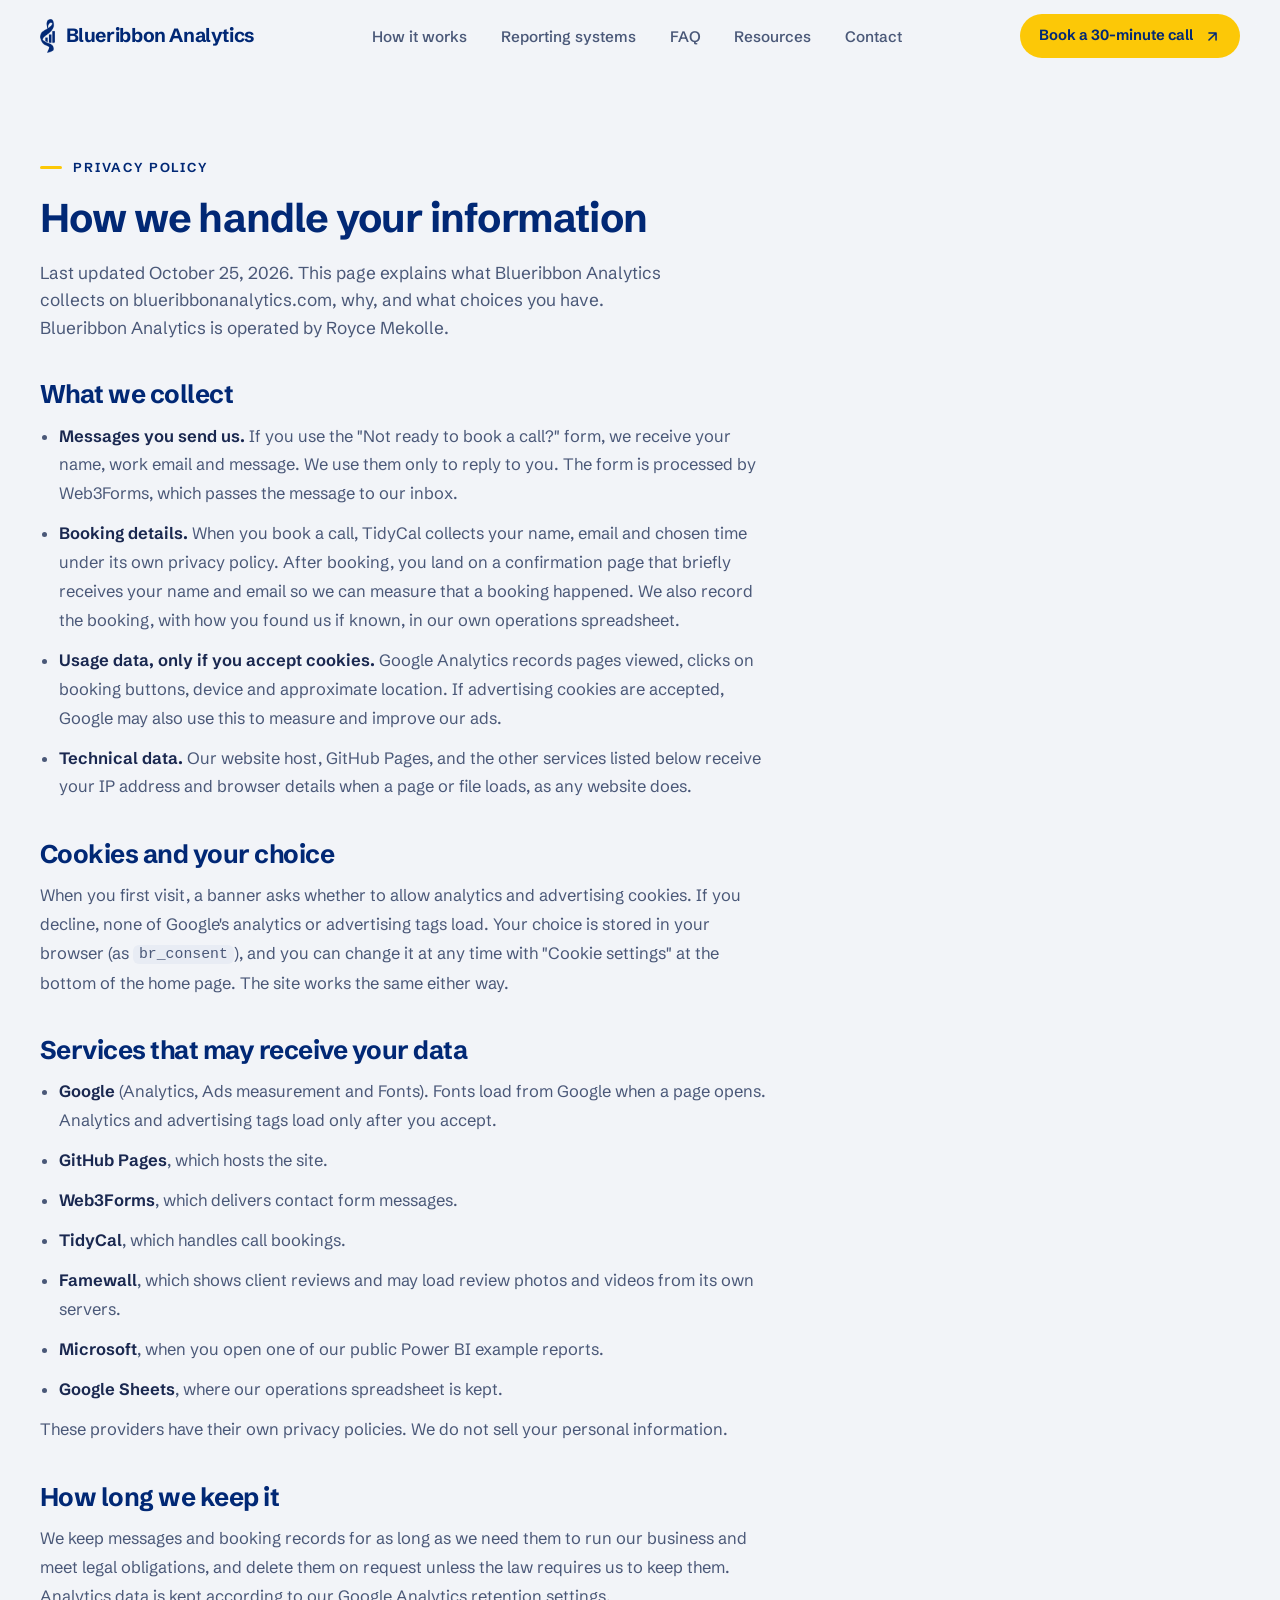
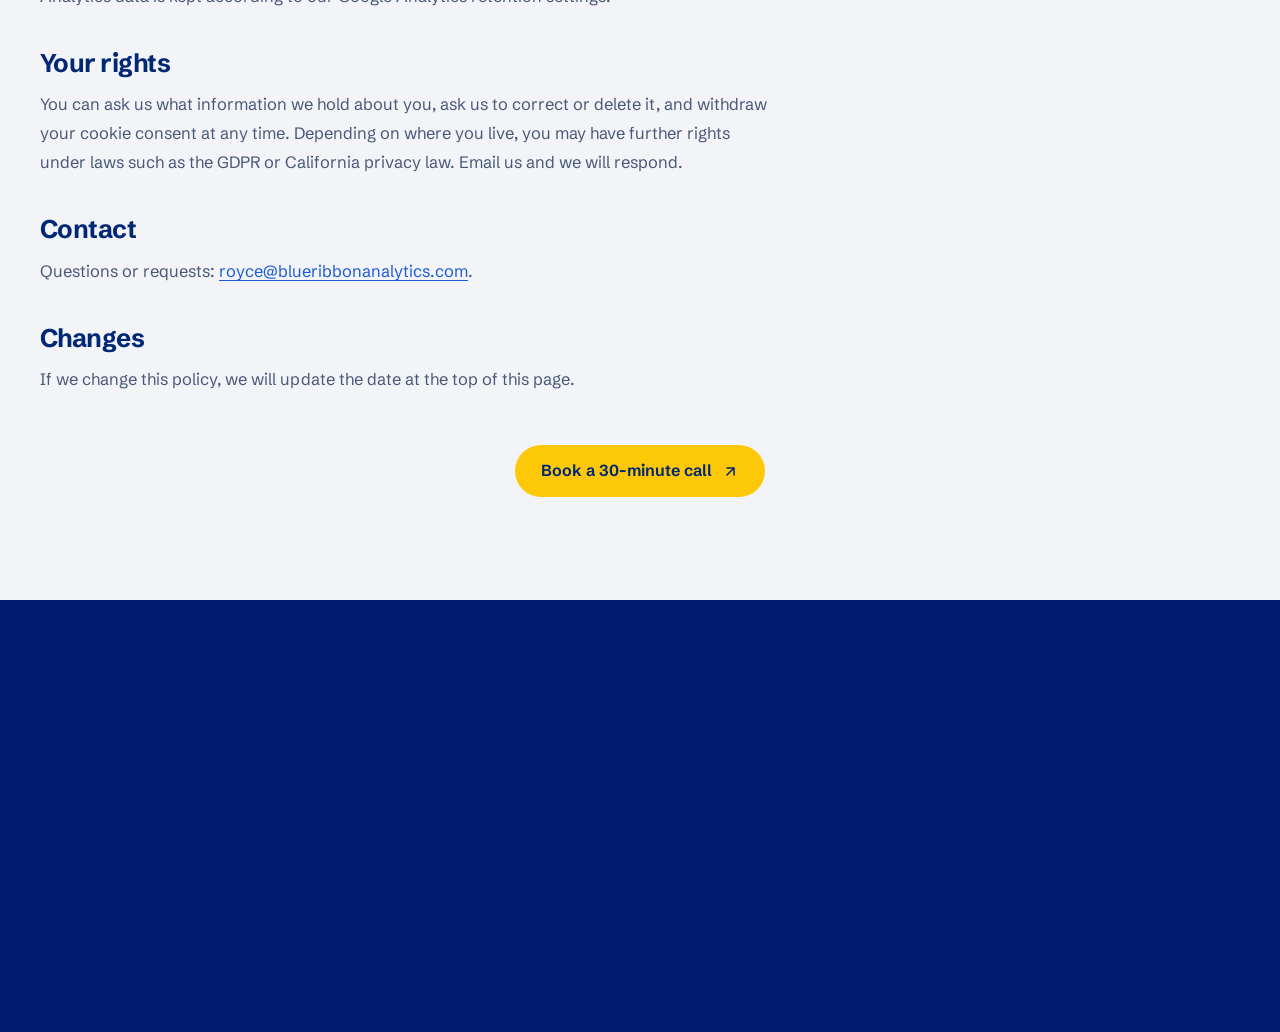
<file: privacy/index.html>
<!DOCTYPE html>
<html lang="en">
<head>
<meta charset="utf-8">
<meta name="viewport" content="width=device-width, initial-scale=1">
<title>Privacy Policy | Blueribbon Analytics</title>
<meta name="description" content="How Blueribbon Analytics collects, uses and protects information on blueribbonanalytics.com.">
<meta name="robots" content="index, follow">
<meta name="theme-color" content="#F2F4F8">
<link rel="icon" href="../images/favicon.png" type="image/png">
<link rel="preload" href="../fonts/schibsted-grotesk-latin-wght-normal.woff2" as="font" type="font/woff2" crossorigin>
<link rel="stylesheet" href="../css/style.css?v=20261101a">
</head>
<body>
<a class="skip-link" href="#main">Skip to content</a>

<header class="nav" id="nav">
  <div class="shell">
    <div class="nav-in">
      <a class="brand" href="../" aria-label="Blueribbon Analytics, home">
        <img src="../images/mark-navy.png" width="15" height="34" alt="">
        <span>Blueribbon Analytics</span>
      </a>
      <ul class="nav-links" id="nav-links">
        <li><a href="../#system">How it works</a></li>
        <li><a href="../#results">Reporting systems</a></li>
        <li><a href="../#faq">FAQ</a></li>
        <li><a href="../resources/">Resources</a></li>
        <li><a href="../#question">Contact</a></li>
      </ul>
      <div class="nav-actions">
        <a class="btn btn-cta btn-sm" href="https://tidycal.com/royce/30-minute-meeting-m5n5yjx-mpyvo7q" data-book="resources-nav">Book a 30-minute call <svg aria-hidden="true" viewBox="0 0 24 24"><use href="#i-arrow"/></svg></a>
        <button class="nav-toggle" id="nav-toggle" aria-controls="nav-links" aria-expanded="false" aria-label="Open menu"><svg viewBox="0 0 24 24"><path d="M4 8h16M4 16h16"/></svg></button>
      </div>
    </div>
  </div>
</header>

<svg width="0" height="0" style="position:absolute" aria-hidden="true" focusable="false"><defs><symbol id="i-arrow" viewBox="0 0 24 24"><path d="M7 17L17 7M7 7h10v10"/></symbol></defs></svg>

<main id="main" class="shell">
  <section class="panel legal-panel">
    <p class="eyebrow">Privacy policy</p>
    <h1 class="h2">How we handle your information</h1>
    <p class="lede">Last updated October 25, 2026. This page explains what Blueribbon Analytics collects on blueribbonanalytics.com, why, and what choices you have. Blueribbon Analytics is operated by Royce Mekolle.</p>

    <div class="legal">
      <h2>What we collect</h2>
      <ul>
        <li><b>Messages you send us.</b> If you use the "Not ready to book a call?" form, we receive your name, work email and message. We use them only to reply to you. The form is processed by Web3Forms, which passes the message to our inbox.</li>
        <li><b>Booking details.</b> When you book a call, TidyCal collects your name, email and chosen time under its own privacy policy. After booking, you land on a confirmation page that briefly receives your name and email so we can measure that a booking happened. We also record the booking, with how you found us if known, in our own operations spreadsheet.</li>
        <li><b>Usage data, only if you accept cookies.</b> Google Analytics records pages viewed, clicks on booking buttons, device and approximate location. If advertising cookies are accepted, Google may also use this to measure and improve our ads.</li>
        <li><b>Technical data.</b> Our website host, GitHub Pages, and the other services listed below receive your IP address and browser details when a page or file loads, as any website does.</li>
      </ul>

      <h2>Cookies and your choice</h2>
      <p>When you first visit, a banner asks whether to allow analytics and advertising cookies. If you decline, none of Google's analytics or advertising tags load. Your choice is stored in your browser (as <code>br_consent</code>), and you can change it at any time with "Cookie settings" at the bottom of the home page. The site works the same either way.</p>

      <h2>Services that may receive your data</h2>
      <ul>
        <li><b>Google</b> (Analytics, Ads measurement and Fonts). Fonts load from Google when a page opens. Analytics and advertising tags load only after you accept.</li>
        <li><b>GitHub Pages</b>, which hosts the site.</li>
        <li><b>Web3Forms</b>, which delivers contact form messages.</li>
        <li><b>TidyCal</b>, which handles call bookings.</li>
        <li><b>Famewall</b>, which shows client reviews and may load review photos and videos from its own servers.</li>
        <li><b>Microsoft</b>, when you open one of our public Power BI example reports.</li>
        <li><b>Google Sheets</b>, where our operations spreadsheet is kept.</li>
      </ul>
      <p>These providers have their own privacy policies. We do not sell your personal information.</p>

      <h2>How long we keep it</h2>
      <p>We keep messages and booking records for as long as we need them to run our business and meet legal obligations, and delete them on request unless the law requires us to keep them. Analytics data is kept according to our Google Analytics retention settings.</p>

      <h2>Your rights</h2>
      <p>You can ask us what information we hold about you, ask us to correct or delete it, and withdraw your cookie consent at any time. Depending on where you live, you may have further rights under laws such as the GDPR or California privacy law. Email us and we will respond.</p>

      <h2>Contact</h2>
      <p>Questions or requests: <a href="mailto:royce@blueribbonanalytics.com">royce@blueribbonanalytics.com</a>.</p>

      <h2>Changes</h2>
      <p>If we change this policy, we will update the date at the top of this page.</p>
    </div>

    <div class="sec-cta"><a class="btn btn-cta" href="https://tidycal.com/royce/30-minute-meeting-m5n5yjx-mpyvo7q" data-book="privacy">Book a 30-minute call <svg aria-hidden="true" viewBox="0 0 24 24"><use href="#i-arrow"/></svg></a></div>
  </section>
</main>

<footer class="shell">
  <div class="panel foot-panel">
    <div class="ft">
      <div>
        <div class="ft-brand"><img src="../images/mark-gold.png" width="21" height="46" loading="lazy" alt=""><span>Blueribbon Analytics</span></div>
        <p>Blueribbon connects the systems you already use into one automated reporting system, so you can see your whole business in one place.</p>
      </div>
      <div>
        <p class="fh">Navigate</p>
        <ul><li><a href="../">Home</a></li><li><a href="../#system">How it works</a></li><li><a href="../#results">Reporting systems</a></li><li><a href="../#faq">FAQ</a></li><li><a href="../#question">Ask a question</a></li></ul>
      </div>
      <div>
        <p class="fh">Connect</p>
        <ul><li><a href="mailto:royce@blueribbonanalytics.com">royce@blueribbonanalytics.com</a></li><li><a href="https://page.famewall.io/blueribbonanalytics" target="_blank" rel="noopener">Client testimonials</a></li><li><a class="in" href="https://www.linkedin.com/in/roycemekolle/" target="_blank" rel="noopener" aria-label="Royce Mekolle on LinkedIn"><svg aria-hidden="true" viewBox="0 0 24 24"><path fill="currentColor" d="M20.447 20.452h-3.554v-5.569c0-1.328-.027-3.037-1.852-3.037-1.853 0-2.136 1.445-2.136 2.939v5.667H9.351V9h3.414v1.561h.046c.477-.9 1.637-1.85 3.37-1.85 3.601 0 4.267 2.37 4.267 5.455v6.286zM5.337 7.433c-1.144 0-2.063-.926-2.063-2.065 0-1.138.92-2.063 2.063-2.063 1.14 0 2.064.925 2.064 2.063 0 1.139-.925 2.065-2.064 2.065zm1.782 13.019H3.555V9h3.564v11.452zM22.225 0H1.771C.792 0 0 .774 0 1.729v20.542C0 23.227.792 24 1.771 24h20.451C23.2 24 24 23.227 24 22.271V1.729C24 .774 23.2 0 22.222 0h.003z"/></svg>LinkedIn</a></li></ul>
      </div>
      <div>
        <p class="fh">Book time</p>
        <ul><li><a href="https://tidycal.com/royce/30-minute-meeting-m5n5yjx-mpyvo7q" target="_blank" rel="noopener" data-book="resources-footer">30 minute discovery call</a></li></ul>
      </div>
    </div>
    <div class="foot">
      <span>&copy; <span id="year">2026</span> Blueribbon Analytics. All rights reserved.</span>
      <a href="./">Privacy policy</a>
    </div>
  </div>
</footer>

<script src="../js/main.js?v=20261101a" defer></script>
</body>
</html>
</file>
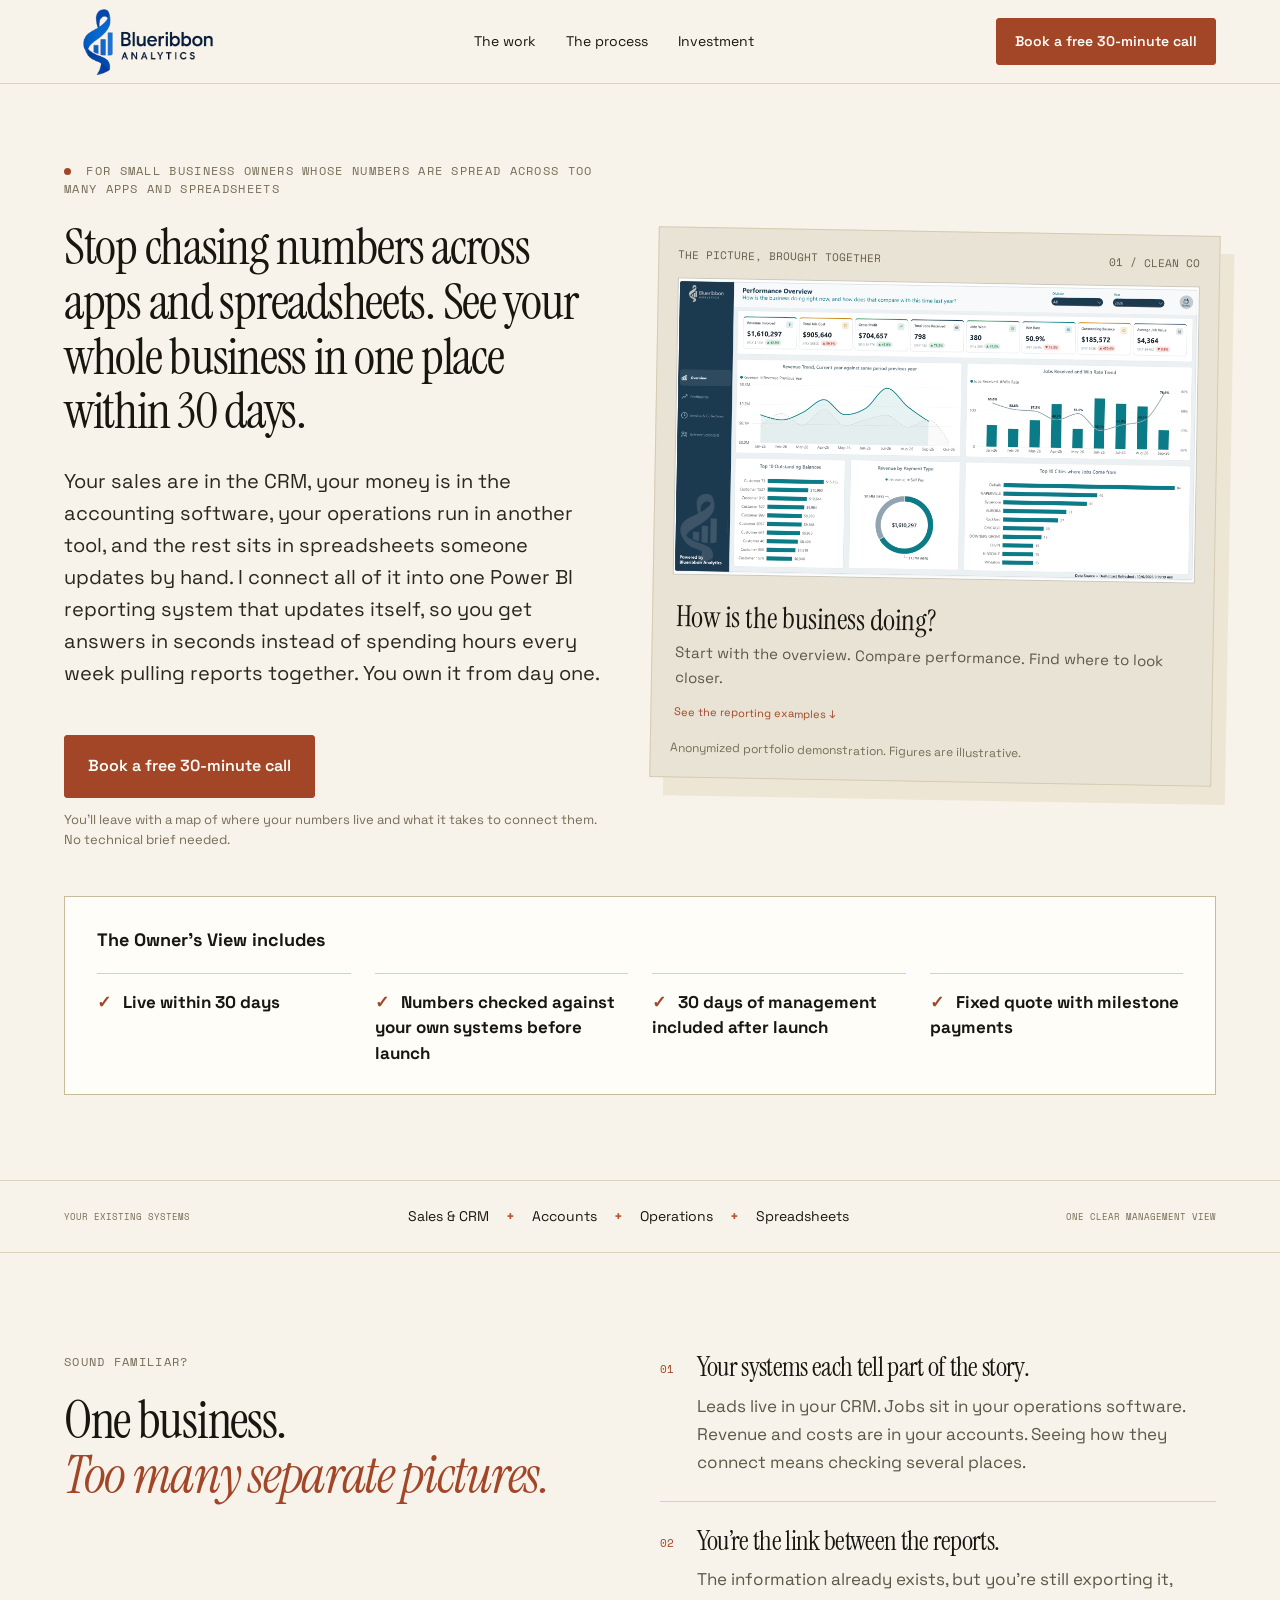
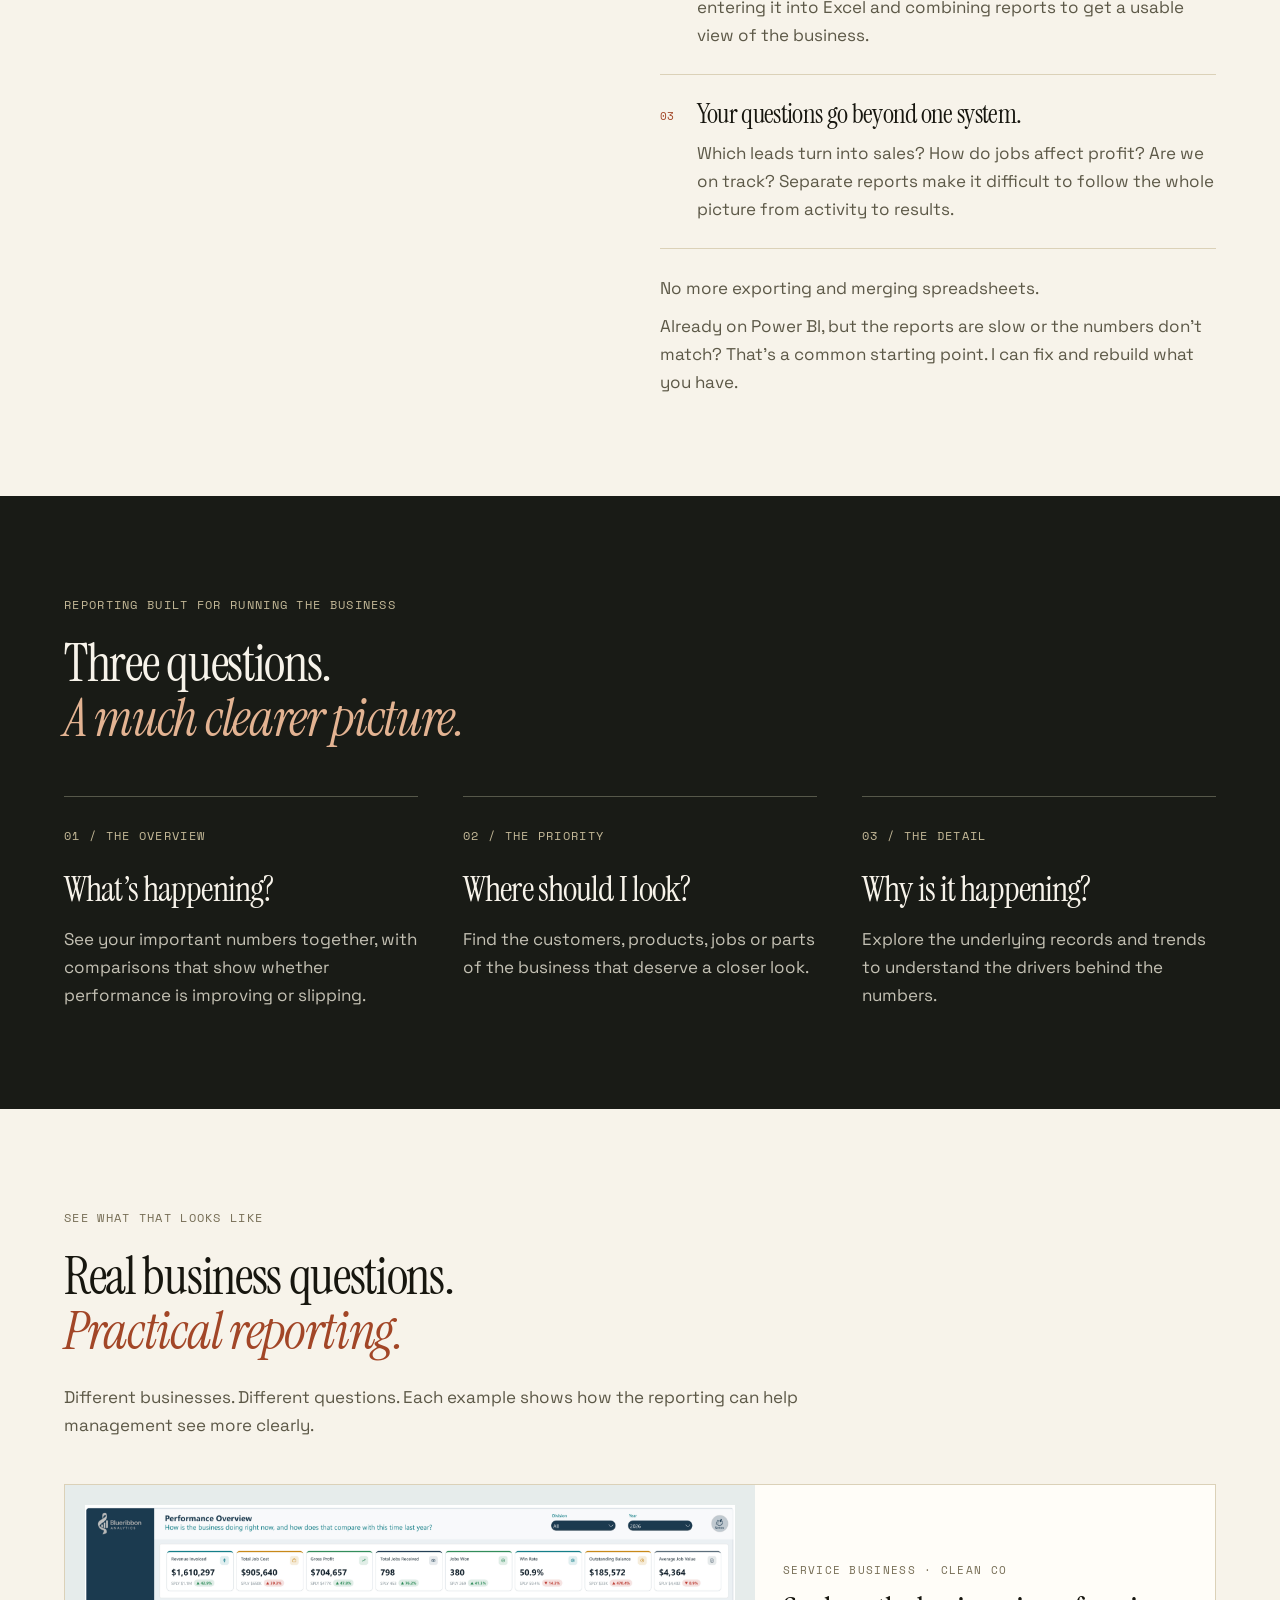
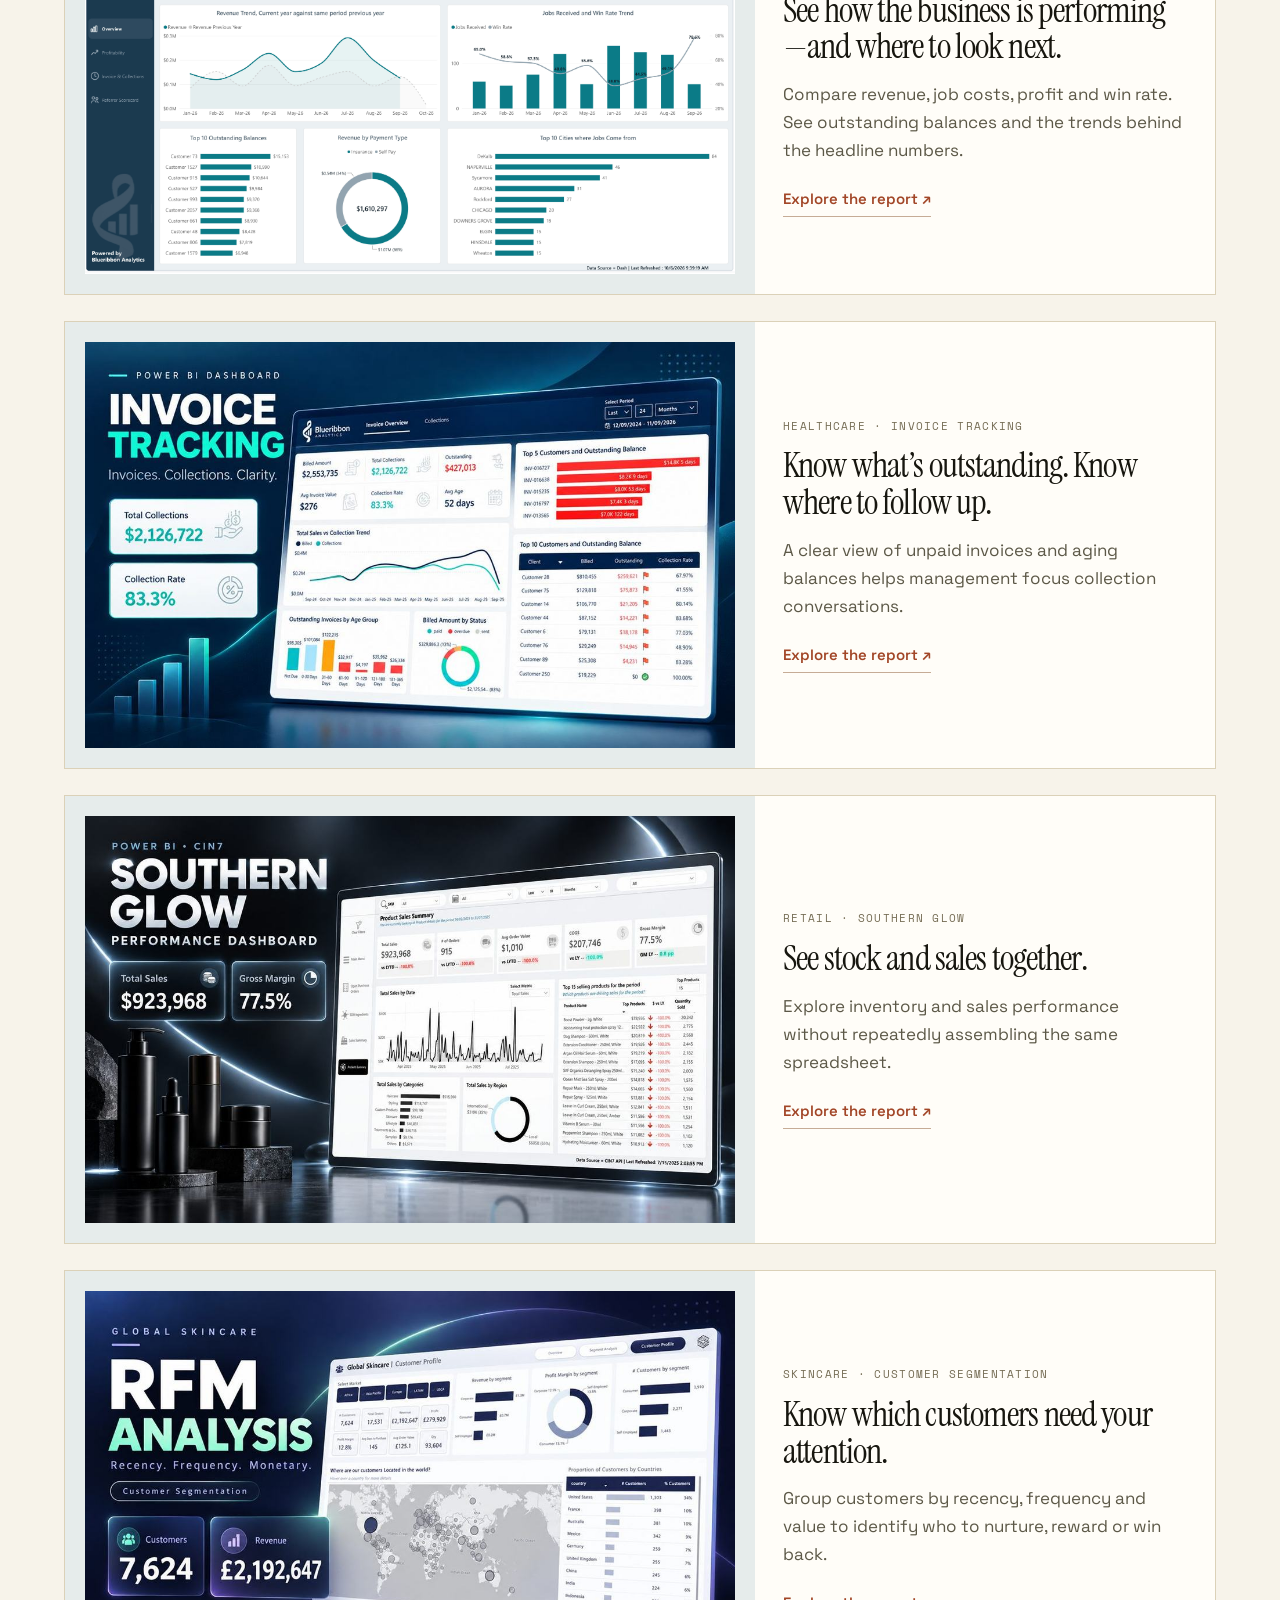
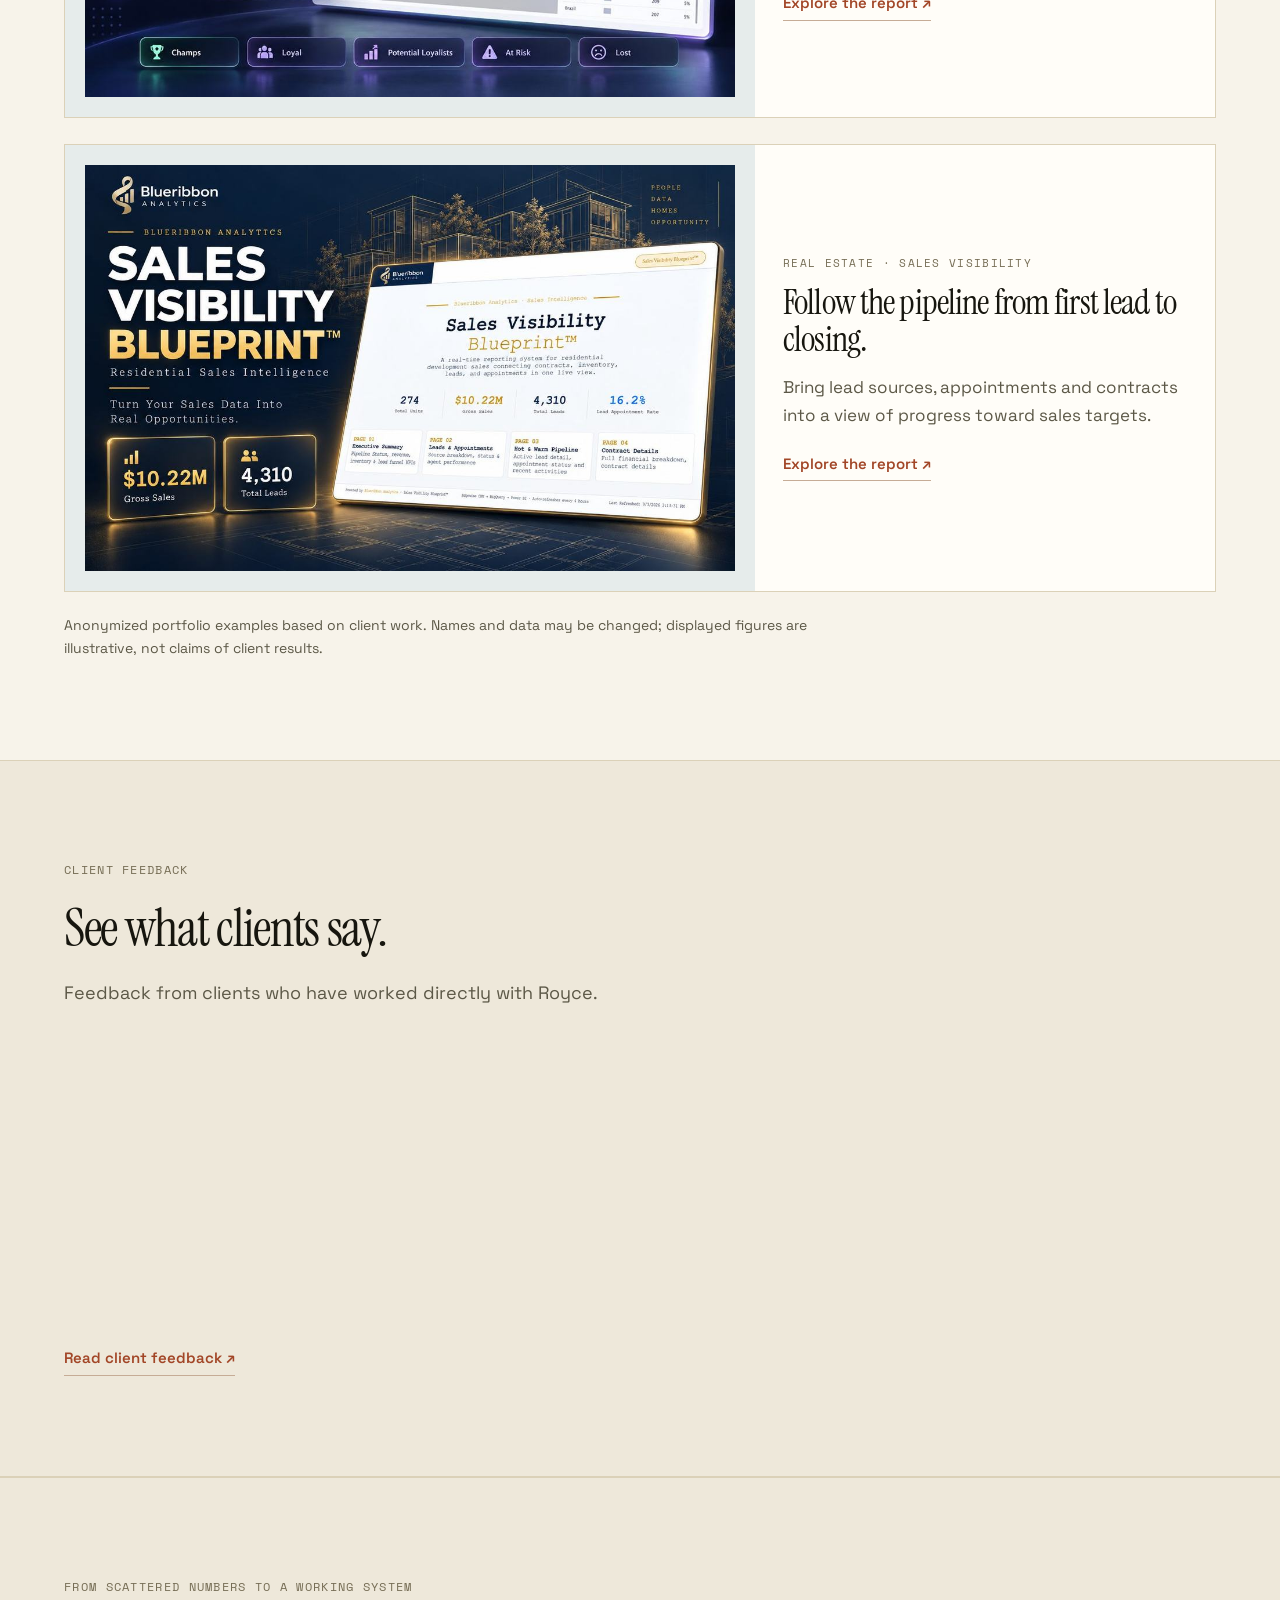
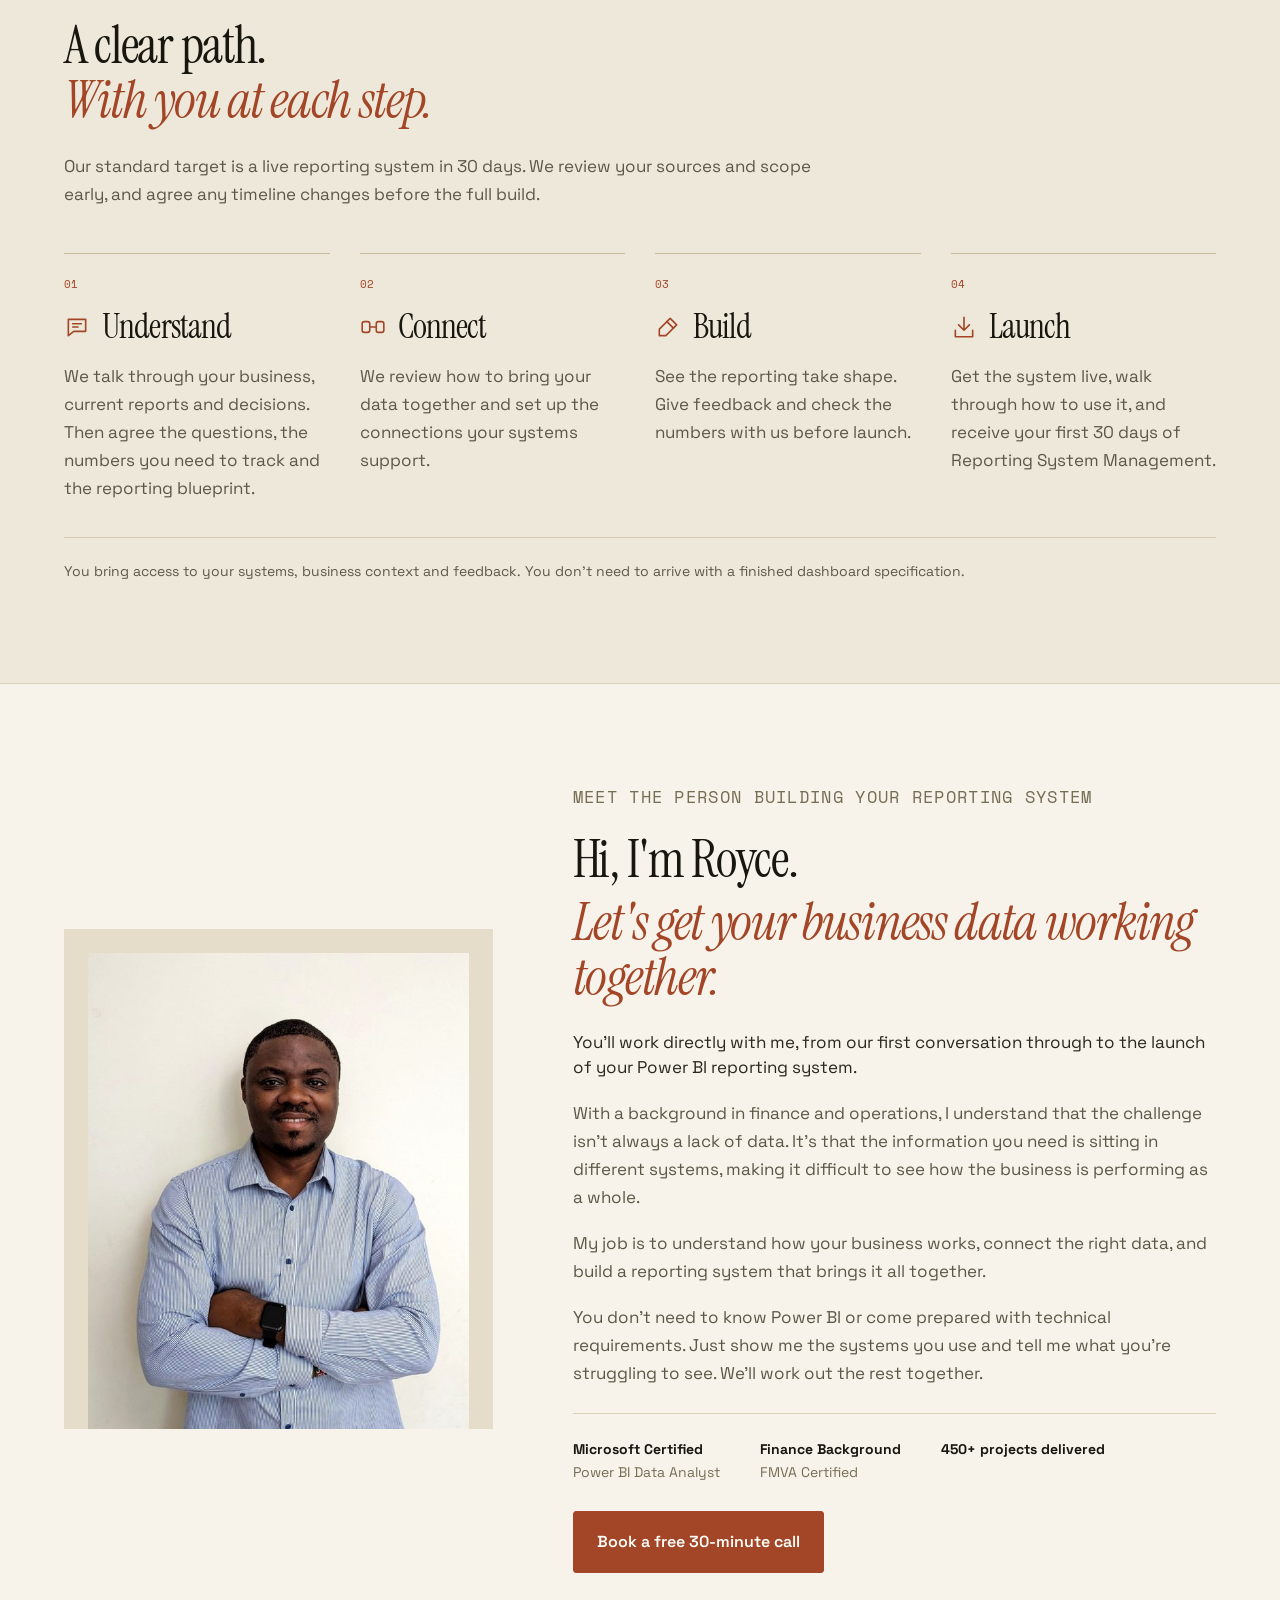
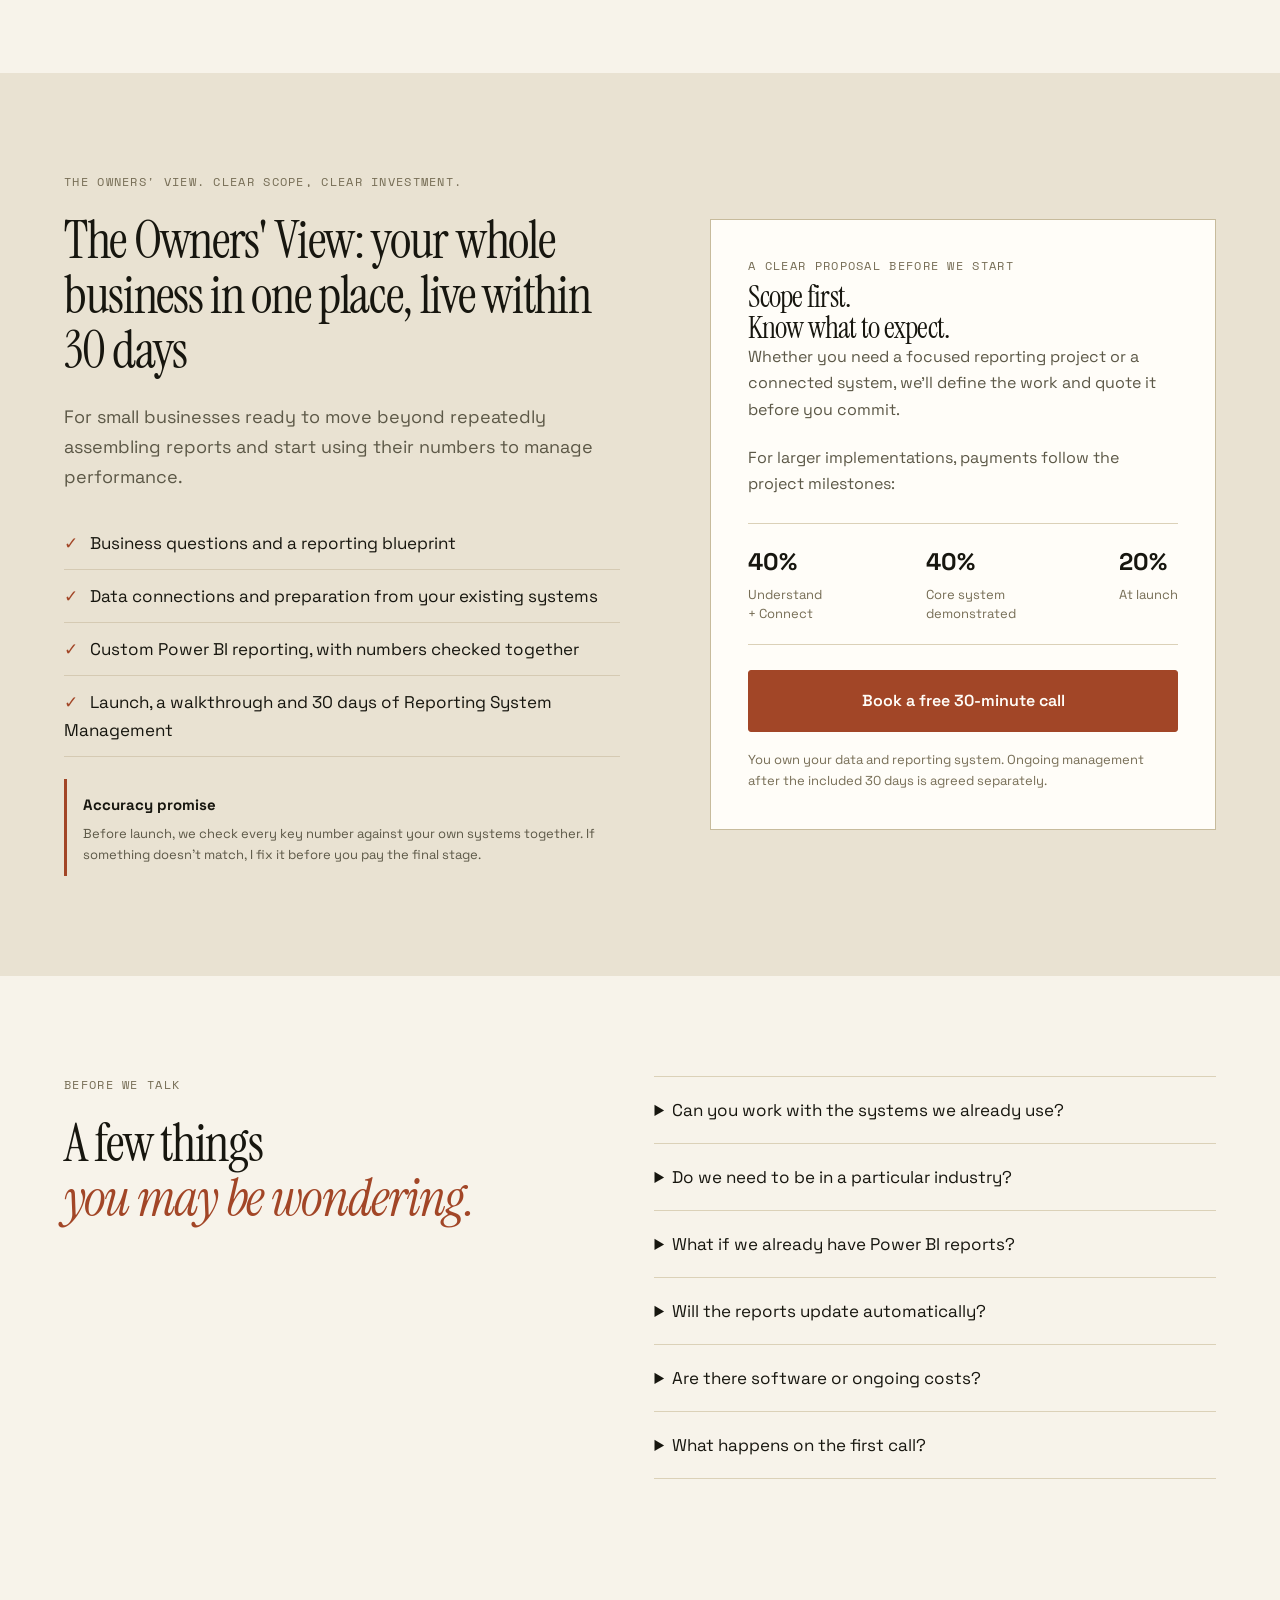
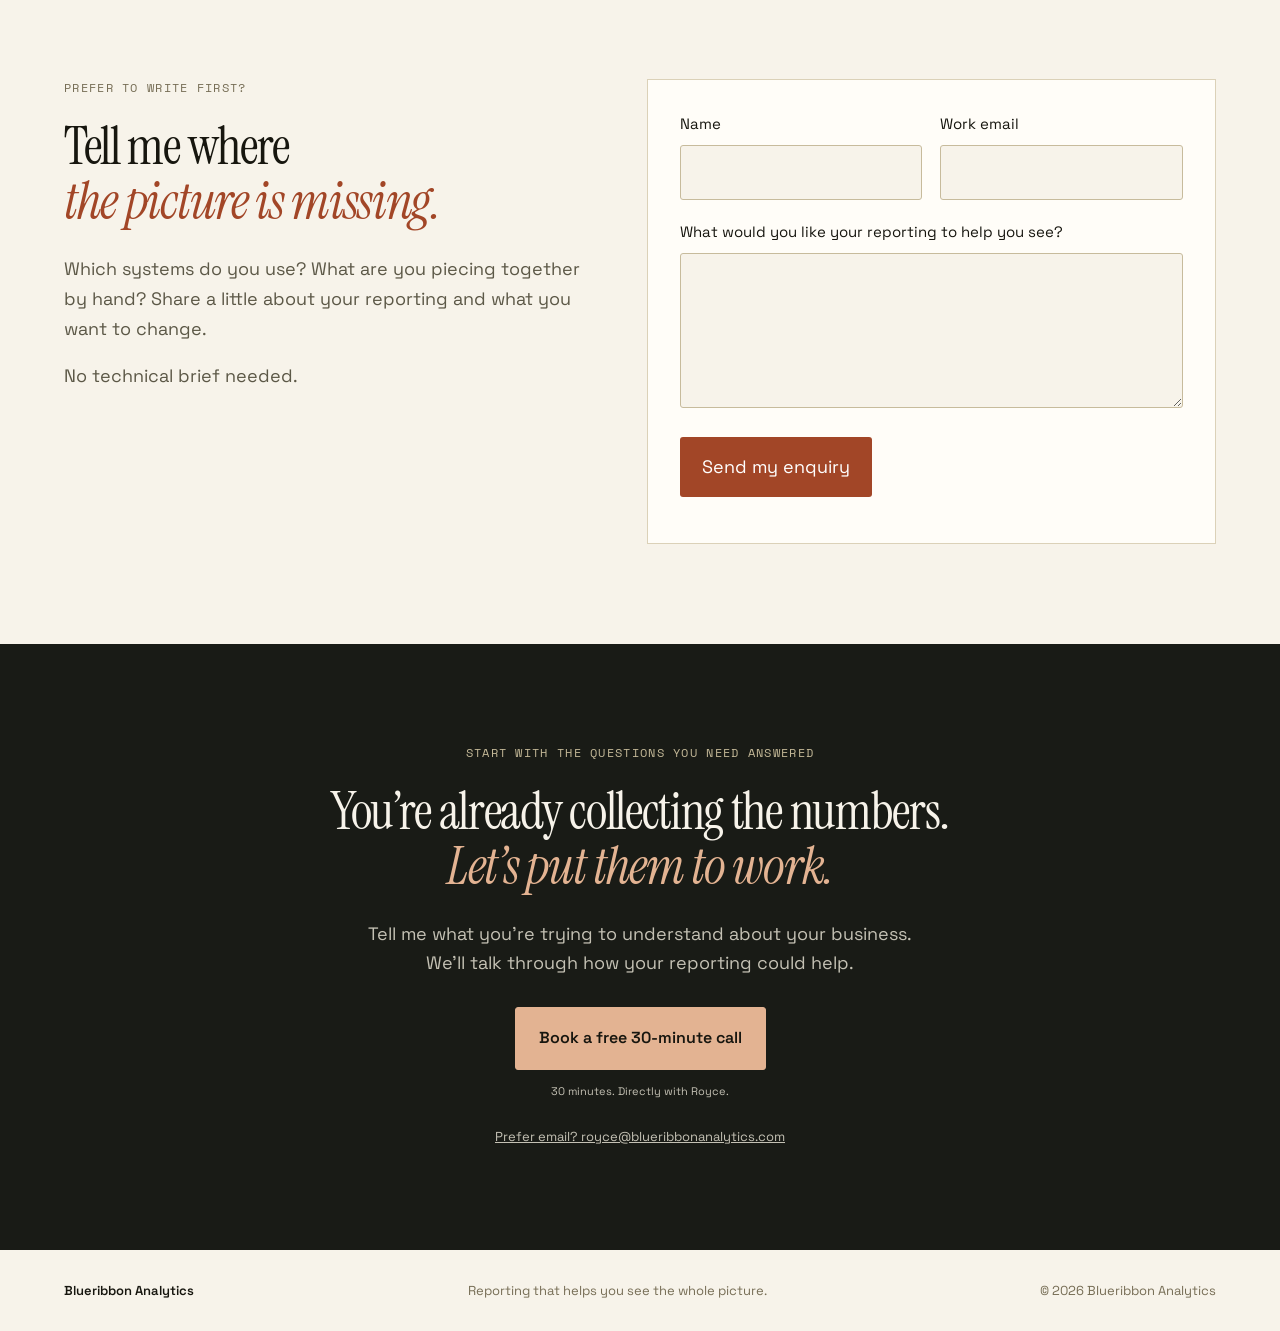
<file: reporting-services/index.html>
<!doctype html>
<html lang="en"><head><meta charset="utf-8"><meta name="viewport" content="width=device-width, initial-scale=1"><title>Small Business Reporting Services | Blueribbon Analytics</title><meta name="description" content="Custom Power BI reporting for small businesses. Bring your important numbers together, see what needs attention, and work directly with Royce. Built around your reporting needs."><meta name="theme-color" content="#F7F3EA"><link rel="icon" href="../images/favicon.png"><link rel="preconnect" href="https://fonts.googleapis.com"><link rel="preconnect" href="https://fonts.gstatic.com" crossorigin><link href="https://fonts.googleapis.com/css2?family=Instrument+Serif:ital@0;1&family=Space+Grotesk:wght@400;500;600;700&family=Space+Mono&display=swap" rel="stylesheet"><link rel="stylesheet" href="style.css"><link rel="canonical" href="https://blueribbonanalytics.com/reporting-services/">
<script async src="https://www.googletagmanager.com/gtag/js?id=G-GEXEQWJWHE"></script>
<script>window.dataLayer=window.dataLayer||[];function gtag(){dataLayer.push(arguments);}gtag('js',new Date());gtag('config','G-GEXEQWJWHE');</script>
</head>
<body><a class="skip" href="#main">Skip to content</a><header><div class="wrap nav"><a href="#" aria-label="Blueribbon Analytics"><img src="../images/logo-nav.png" alt="Blueribbon Analytics" width="170"></a><nav aria-label="Main navigation"><a href="#work">The work</a><a href="#approach">The process</a><a href="#investment">Investment</a></nav><a class="button small" href="https://tidycal.com/royce/30-minute-meeting-m5n5yjx">Book a free 30-minute call</a></div></header>
<main id="main"><section class="hero wrap"><div class="hero-copy"><p class="eyebrow"><span class="dot"></span> For small business owners whose numbers are spread across too many apps and spreadsheets</p><h1>Stop chasing numbers across apps and spreadsheets. See your whole business in one place within 30 days.</h1><p class="lead">Your sales are in the CRM, your money is in the accounting software, your operations run in another tool, and the rest sits in spreadsheets someone updates by hand. I connect all of it into one Power BI reporting system that updates itself, so you get answers in seconds instead of spending hours every week pulling reports together. You own it from day one.</p><a class="button" href="https://tidycal.com/royce/30-minute-meeting-m5n5yjx">Book a free 30-minute call</a><p class="micro">You'll leave with a map of where your numbers live and what it takes to connect them. No technical brief needed.</p></div><div class="hero-visual"><div class="visual-label"><span>THE PICTURE, BROUGHT TOGETHER</span><span>01 / CLEAN CO</span></div><a href="https://app.powerbi.com/view?r=eyJrIjoiOTZiNDRkNGYtY2UxZS00YjBlLTg1YzYtNDM1MmE2YmIyOTZiIiwidCI6ImIyNzVhMDkyLTE3ODUtNDJiZi04YjIwLWZkMjhkMjhjZjBhMCIsImMiOjl9" rel="noopener" target="_blank" aria-label="Explore the full Clean Co reporting system"><img src="assets/clean-co-overview.jpg" alt="Clean Co reporting example showing revenue, profit, jobs, win rate and outstanding balances" width="8000" height="4542"></a><div class="visual-caption"><strong>How is the business doing?</strong><p>Start with the overview. Compare performance. Find where to look closer.</p><a href="#work">See the reporting examples ↓</a></div><p class="micro">Anonymized portfolio demonstration. Figures are illustrative.</p></div><div class="price-card owner-offer"><strong>The Owner's View includes</strong><ul class="included"><li>Live within 30 days</li><li>Numbers checked against your own systems before launch</li><li>30 days of management included after launch</li><li>Fixed quote with milestone payments</li></ul></div></section>
<div class="strip"><div class="wrap"><span>YOUR EXISTING SYSTEMS</span><p>Sales & CRM <b>+</b> Accounts <b>+</b> Operations <b>+</b> Spreadsheets</p><span>ONE CLEAR MANAGEMENT VIEW</span></div></div>
<section class="wrap recognition"><div><p class="eyebrow">Sound familiar?</p><h2>One business.<br><em>Too many separate pictures.</em></h2></div><div class="problems"><article><span>01</span><div><h3>Your systems each tell part of the story.</h3><p>Leads live in your CRM. Jobs sit in your operations software. Revenue and costs are in your accounts. Seeing how they connect means checking several places.</p></div></article><article><span>02</span><div><h3>You’re the link between the reports.</h3><p>The information already exists, but you’re still exporting it, entering it into Excel and combining reports to get a usable view of the business.</p></div></article><article><span>03</span><div><h3>Your questions go beyond one system.</h3><p>Which leads turn into sales? How do jobs affect profit? Are we on track? Separate reports make it difficult to follow the whole picture from activity to results.</p></div></article><p>No more exporting and merging spreadsheets.</p><p>Already on Power BI, but the reports are slow or the numbers don't match? That's a common starting point. I can fix and rebuild what you have.</p></div></section><section class="answers"><div class="wrap"><p class="eyebrow">Reporting built for running the business</p><h2>Three questions.<br><em>A much clearer picture.</em></h2><div class="three"><article><span class="number">01 / THE OVERVIEW</span><h3>What’s happening?</h3><p>See your important numbers together, with comparisons that show whether performance is improving or slipping.</p></article><article><span class="number">02 / THE PRIORITY</span><h3>Where should I look?</h3><p>Find the customers, products, jobs or parts of the business that deserve a closer look.</p></article><article><span class="number">03 / THE DETAIL</span><h3>Why is it happening?</h3><p>Explore the underlying records and trends to understand the drivers behind the numbers.</p></article></div></div></section>
<section id="work" class="wrap"><div class="section-heading"><div><p class="eyebrow">See what that looks like</p><h2>Real business questions.<br><em>Practical reporting.</em></h2></div><p>Different businesses. Different questions. Each example shows how the reporting can help management see more clearly.</p></div><article class="featured"><a href="https://app.powerbi.com/view?r=eyJrIjoiOTZiNDRkNGYtY2UxZS00YjBlLTg1YzYtNDM1MmE2YmIyOTZiIiwidCI6ImIyNzVhMDkyLTE3ODUtNDJiZi04YjIwLWZkMjhkMjhjZjBhMCIsImMiOjl9" rel="noopener" target="_blank" aria-label="Explore the full Clean Co reporting system"><img src="assets/clean-co-overview.jpg" alt="Clean Co performance overview with comparisons, trends and outstanding balances" loading="lazy" width="8000" height="4542"></a><div class="case-copy"><p class="eyebrow">Service business · Clean Co</p><h3>See how the business is performing—and where to look next.</h3><p>Compare revenue, job costs, profit and win rate. See outstanding balances and the trends behind the headline numbers.</p><a class="text-link" href="https://app.powerbi.com/view?r=eyJrIjoiOTZiNDRkNGYtY2UxZS00YjBlLTg1YzYtNDM1MmE2YmIyOTZiIiwidCI6ImIyNzVhMDkyLTE3ODUtNDJiZi04YjIwLWZkMjhkMjhjZjBhMCIsImMiOjl9" rel="noopener" target="_blank">Explore the report ↗</a></div></article><div class="showcase-list"><article class="featured"><a href="https://app.powerbi.com/view?r=eyJrIjoiNGM0YmQzOTEtNTAzOS00MjdhLTljZGEtZmJlNDg2NDNkMWFkIiwidCI6ImIyNzVhMDkyLTE3ODUtNDJiZi04YjIwLWZkMjhkMjhjZjBhMCIsImMiOjl9" target="_blank" rel="noopener" aria-label="Explore Healthcare · Invoice tracking reporting example"><img src="../images/case-invoice-tracking.jpg" alt="Healthcare · Invoice tracking portfolio preview" loading="lazy" width="1120" height="700"></a><div class="case-copy"><p class="eyebrow">Healthcare · Invoice tracking</p><h3>Know what’s outstanding. Know where to follow up.</h3><p>A clear view of unpaid invoices and aging balances helps management focus collection conversations.</p><a class="text-link" href="https://app.powerbi.com/view?r=eyJrIjoiNGM0YmQzOTEtNTAzOS00MjdhLTljZGEtZmJlNDg2NDNkMWFkIiwidCI6ImIyNzVhMDkyLTE3ODUtNDJiZi04YjIwLWZkMjhkMjhjZjBhMCIsImMiOjl9" target="_blank" rel="noopener">Explore the report ↗</a></div></article><article class="featured"><a href="https://app.powerbi.com/view?r=eyJrIjoiNDQ3NzUxZjEtZGYwZS00OWNiLTkwZjAtZGNlYjg1ZDFkYjhjIiwidCI6ImIyNzVhMDkyLTE3ODUtNDJiZi04YjIwLWZkMjhkMjhjZjBhMCIsImMiOjl9" target="_blank" rel="noopener" aria-label="Explore Retail · Southern Glow reporting example"><img src="../images/case-cosmetics-inventory.jpg" alt="Retail · Southern Glow portfolio preview" loading="lazy" width="1120" height="700"></a><div class="case-copy"><p class="eyebrow">Retail · Southern Glow</p><h3>See stock and sales together.</h3><p>Explore inventory and sales performance without repeatedly assembling the same spreadsheet.</p><a class="text-link" href="https://app.powerbi.com/view?r=eyJrIjoiNDQ3NzUxZjEtZGYwZS00OWNiLTkwZjAtZGNlYjg1ZDFkYjhjIiwidCI6ImIyNzVhMDkyLTE3ODUtNDJiZi04YjIwLWZkMjhkMjhjZjBhMCIsImMiOjl9" target="_blank" rel="noopener">Explore the report ↗</a></div></article><article class="featured"><a href="https://app.powerbi.com/view?r=eyJrIjoiOWI2YmZiNDctZGE4ZS00MGQwLTg0MWMtZDFmYzU5ZGY0OTI0IiwidCI6ImIyNzVhMDkyLTE3ODUtNDJiZi04YjIwLWZkMjhkMjhjZjBhMCIsImMiOjl9" target="_blank" rel="noopener" aria-label="Explore Skincare · Customer segmentation reporting example"><img src="../images/case-skincare-rfm.jpg" alt="Skincare · Customer segmentation portfolio preview" loading="lazy" width="1120" height="700"></a><div class="case-copy"><p class="eyebrow">Skincare · Customer segmentation</p><h3>Know which customers need your attention.</h3><p>Group customers by recency, frequency and value to identify who to nurture, reward or win back.</p><a class="text-link" href="https://app.powerbi.com/view?r=eyJrIjoiOWI2YmZiNDctZGE4ZS00MGQwLTg0MWMtZDFmYzU5ZGY0OTI0IiwidCI6ImIyNzVhMDkyLTE3ODUtNDJiZi04YjIwLWZkMjhkMjhjZjBhMCIsImMiOjl9" target="_blank" rel="noopener">Explore the report ↗</a></div></article><article class="featured"><a href="https://app.powerbi.com/view?r=eyJrIjoiZWQzMjY5NDEtODNmZS00MTVjLWE4NzgtNDFhODc0YTdkNTE0IiwidCI6ImIyNzVhMDkyLTE3ODUtNDJiZi04YjIwLWZkMjhkMjhjZjBhMCIsImMiOjl9" target="_blank" rel="noopener" aria-label="Explore Real estate · Sales visibility reporting example"><img src="../images/case-real-estate-sales.jpg" alt="Real estate · Sales visibility portfolio preview" loading="lazy" width="1120" height="700"></a><div class="case-copy"><p class="eyebrow">Real estate · Sales visibility</p><h3>Follow the pipeline from first lead to closing.</h3><p>Bring lead sources, appointments and contracts into a view of progress toward sales targets.</p><a class="text-link" href="https://app.powerbi.com/view?r=eyJrIjoiZWQzMjY5NDEtODNmZS00MTVjLWE4NzgtNDFhODc0YTdkNTE0IiwidCI6ImIyNzVhMDkyLTE3ODUtNDJiZi04YjIwLWZkMjhkMjhjZjBhMCIsImMiOjl9" target="_blank" rel="noopener">Explore the report ↗</a></div></article></div><p class="portfolio-note">Anonymized portfolio examples based on client work. Names and data may be changed; displayed figures are illustrative, not claims of client results.</p></section>
<section class="social-proof"><div class="wrap"><p class="eyebrow">Client feedback</p><h2>See what clients say.</h2><p class="proof-intro">Feedback from clients who have worked directly with Royce.</p><div class="famewall-embed" data-autoplay="1" data-format="carousel" data-src="blueribbonanalytics" style="width:100%;display:block!important;"></div><a class="text-link" href="https://page.famewall.io/blueribbonanalytics" target="_blank" rel="noopener">Read client feedback ↗</a></div></section><section class="process" id="approach"><div class="wrap"><div class="section-heading"><div><p class="eyebrow">From scattered numbers to a working system</p><h2>A clear path.<br><em>With you at each step.</em></h2></div><p>Our standard target is a live reporting system in 30 days. We review your sources and scope early, and agree any timeline changes before the full build.</p></div><div class="four"><article><div class="step-top"><span>01</span></div><div class="step-heading"><svg viewBox="0 0 24 24" aria-hidden="true"><path d="M4 5h16v11H9l-5 4V5Z"/><path d="M8 9h8M8 12h5"/></svg><h3>Understand</h3></div><p>We talk through your business, current reports and decisions. Then agree the questions, the numbers you need to track and the reporting blueprint.</p></article><article><div class="step-top"><span>02</span></div><div class="step-heading"><svg viewBox="0 0 24 24" aria-hidden="true"><rect x="2" y="7" width="7" height="10" rx="2"/><rect x="15" y="7" width="7" height="10" rx="2"/><path d="M9 12h6"/></svg><h3>Connect</h3></div><p>We review how to bring your data together and set up the connections your systems support.</p></article><article><div class="step-top"><span>03</span></div><div class="step-heading"><svg viewBox="0 0 24 24" aria-hidden="true"><path d="m14 4 6 6-10 10H4v-6L14 4Z"/><path d="m11 7 6 6"/></svg><h3>Build</h3></div><p>See the reporting take shape. Give feedback and check the numbers with us before launch.</p></article><article><div class="step-top"><span>04</span></div><div class="step-heading"><svg viewBox="0 0 24 24" aria-hidden="true"><path d="M12 3v12m-5-5 5 5 5-5M4 15v6h16v-6"/></svg><h3>Launch</h3></div><p>Get the system live, walk through how to use it, and receive your first 30 days of Reporting System Management.</p></article></div><p class="process-note">You bring access to your systems, business context and feedback. You don’t need to arrive with a finished dashboard specification.</p></div></section>
<section id="about" class="wrap founder"><div class="portrait"><img src="../images/royce-mekolle-profile.jpg" alt="Royce Mekolle, founder of Blueribbon Analytics" loading="lazy" width="600" height="600"></div><div><p class="eyebrow">Meet the person building your reporting system</p><h2>Hi, I'm Royce.<br><em>Let's get your business data working together.</em></h2><p class="lead">You'll work directly with me, from our first conversation through to the launch of your Power BI reporting system.</p><p>With a background in finance and operations, I understand that the challenge isn't always a lack of data. It's that the information you need is sitting in different systems, making it difficult to see how the business is performing as a whole.</p><p>My job is to understand how your business works, connect the right data, and build a reporting system that brings it all together.</p><p>You don't need to know Power BI or come prepared with technical requirements. Just show me the systems you use and tell me what you're struggling to see. We'll work out the rest together.</p><div class="credentials"><span><strong>Microsoft Certified</strong><br>Power BI Data Analyst</span><span><strong>Finance Background</strong><br>FMVA Certified</span><span><strong>450+ projects delivered</strong></span></div><a class="button" href="https://tidycal.com/royce/30-minute-meeting-m5n5yjx">Book a free 30-minute call</a></div></section>
<section class="investment" id="investment"><div class="wrap investment-grid"><div><p class="eyebrow">The Owners' View. Clear scope, clear investment.</p><h2>The Owners' View: your whole business in one place, live within 30 days</h2><p>For small businesses ready to move beyond repeatedly assembling reports and start using their numbers to manage performance.</p><ul class="included"><li>Business questions and a reporting blueprint</li><li>Data connections and preparation from your existing systems</li><li>Custom Power BI reporting, with numbers checked together</li><li>Launch, a walkthrough and 30 days of Reporting System Management</li></ul><div class="assurance"><strong>Accuracy promise</strong><p>Before launch, we check every key number against your own systems together. If something doesn't match, I fix it before you pay the final stage.</p></div></div><div class="price-card"><p class="eyebrow">A clear proposal before we start</p><h3>Scope first.<br>Know what to expect.</h3><p>Whether you need a focused reporting project or a connected system, we’ll define the work and quote it before you commit.</p><p class="payment-intro">For larger implementations, payments follow the project milestones:</p><div class="payments"><span><strong>40%</strong>Understand<br>+ Connect</span><span><strong>40%</strong>Core system<br>demonstrated</span><span><strong>20%</strong>At launch</span></div><a class="button" href="https://tidycal.com/royce/30-minute-meeting-m5n5yjx">Book a free 30-minute call</a><p class="micro">You own your data and reporting system. Ongoing management after the included 30 days is agreed separately.</p></div></div></section>
<section id="faq" class="wrap faq"><div><p class="eyebrow">Before we talk</p><h2>A few things<br><em>you may be wondering.</em></h2></div><div class="questions"><details><summary>Can you work with the systems we already use?</summary><p>That’s where we start. We review your software, spreadsheets and available access, then recommend feasible connections. Some platforms support APIs; others require exports or a different approach. We confirm this during scoping.</p></details><details><summary>Do we need to be in a particular industry?</summary><p>No. The key is the reporting problem: important information is scattered, reports take too much effort, or management can’t easily see what needs attention. We assess the data and scope together.</p></details><details><summary>What if we already have Power BI reports?</summary><p>Yes. I can review, fix and rebuild existing Power BI reports, whether they're slow, showing numbers that don't match, or just hard to use. We'll look at what you have on the first call.</p></details><details><summary>Will the reports update automatically?</summary><p>We set up refreshes where your data sources and access support them. The update schedule and any remaining manual steps are agreed for your system, so you know what to expect.</p></details><details><summary>Are there software or ongoing costs?</summary><p>Power BI licensing and any required hosting or data services depend on your setup. We identify these during scoping. Continued Reporting System Management beyond the included 30 days is separately agreed.</p></details><details><summary>What happens on the first call?</summary><p>You’ll speak with Royce about the systems you use, the reporting you do today and the questions you want answered. We’ll discuss whether Blueribbon can help and what a sensible next step looks like. You don’t need to prepare a technical brief.</p></details></div></section>
<section class="wrap enquiry" id="enquiry"><div><p class="eyebrow">Prefer to write first?</p><h2>Tell me where<br><em>the picture is missing.</em></h2><p>Which systems do you use? What are you piecing together by hand? Share a little about your reporting and what you want to change.</p><p>No technical brief needed.</p></div><form class="question-form" id="question-form" action="https://api.web3forms.com/submit" method="POST">
<input type="hidden" name="access_key" value="f4418f3c-71ec-45c3-b4f8-87b9f2bc95b7"/>
<input type="hidden" name="subject" value="Reporting services enquiry — Blueribbon Analytics"/>
<input type="hidden" name="from_name" value="Blueribbon Analytics Website"/>
<input type="checkbox" name="botcheck" class="form-honeypot" tabindex="-1" autocomplete="off"/>
<div class="form-row">
<div class="field"><label for="question-name">Name</label><input id="question-name" name="name" type="text" autocomplete="name" required/></div>
<div class="field"><label for="question-email">Work email</label><input id="question-email" name="email" type="email" autocomplete="email" required/></div>
</div>
<div class="field"><label for="question-message">What would you like your reporting to help you see?</label><textarea id="question-message" name="message" required></textarea></div>
<div class="form-actions"><button class="btn btn-solid" type="submit">Send my enquiry</button><span class="form-status" id="form-status" role="status" aria-live="polite"></span></div>
</form></section><section class="closing"><div class="wrap"><p class="eyebrow">Start with the questions you need answered</p><h2>You’re already collecting the numbers.<br><em>Let’s put them to work.</em></h2><p>Tell me what you’re trying to understand about your business.<br>We’ll talk through how your reporting could help.</p><a class="button" href="https://tidycal.com/royce/30-minute-meeting-m5n5yjx">Book a free 30-minute call</a><p class="micro">30 minutes. Directly with Royce.</p><a class="email" href="mailto:royce@blueribbonanalytics.com">Prefer email? royce@blueribbonanalytics.com</a></div></section></main><footer class="wrap"><a href="../">Blueribbon Analytics</a><span>Reporting that helps you see the whole picture.</span><span>© 2026 Blueribbon Analytics</span></footer><script>
(function(){
  var form = document.getElementById('question-form');
  var status = document.getElementById('form-status');
  if(!form) return;
  form.addEventListener('submit', async function(e){
    e.preventDefault();
    var button = form.querySelector('button[type="submit"]');
    var original = button.textContent;
    button.disabled = true;
    button.textContent = 'Sending...';
    status.className = 'form-status';
    status.textContent = '';
    try{
      var response = await fetch(form.action, {method:'POST', body:new FormData(form), headers:{'Accept':'application/json'}});
      var result = await response.json();
      if(response.ok && result.success){
        form.reset();
        status.className = 'form-status success';
        status.textContent = 'Thanks. Your enquiry has been sent.';
        try { if (typeof window.gtag === 'function') { window.gtag('event', 'enquiry_submitted'); } } catch (_) { /* Analytics must not interrupt a successful submission. */ }
      } else {
        throw new Error(result.message || 'Submission failed');
      }
    } catch(err){
      status.className = 'form-status error';
      status.textContent = 'Something went wrong. Please email royce@blueribbonanalytics.com instead.';
    } finally {
      button.disabled = false;
      button.textContent = original;
    }
  });
})();
</script><script>
(function(){var el=document.querySelector('.famewall-embed');if(!el)return;function load(){if(document.querySelector('script[data-famewall-loaded]'))return;var s=document.createElement('script');s.src='https://embed.famewall.io/newFrame.js';s.setAttribute('data-famewall-loaded','1');document.body.appendChild(s);}if('IntersectionObserver' in window){var observer=new IntersectionObserver(function(entries){if(entries.some(function(e){return e.isIntersecting;})){load();observer.disconnect();}},{rootMargin:'400px 0px'});observer.observe(el);}else{load();}})();
</script></body></html>
</file>
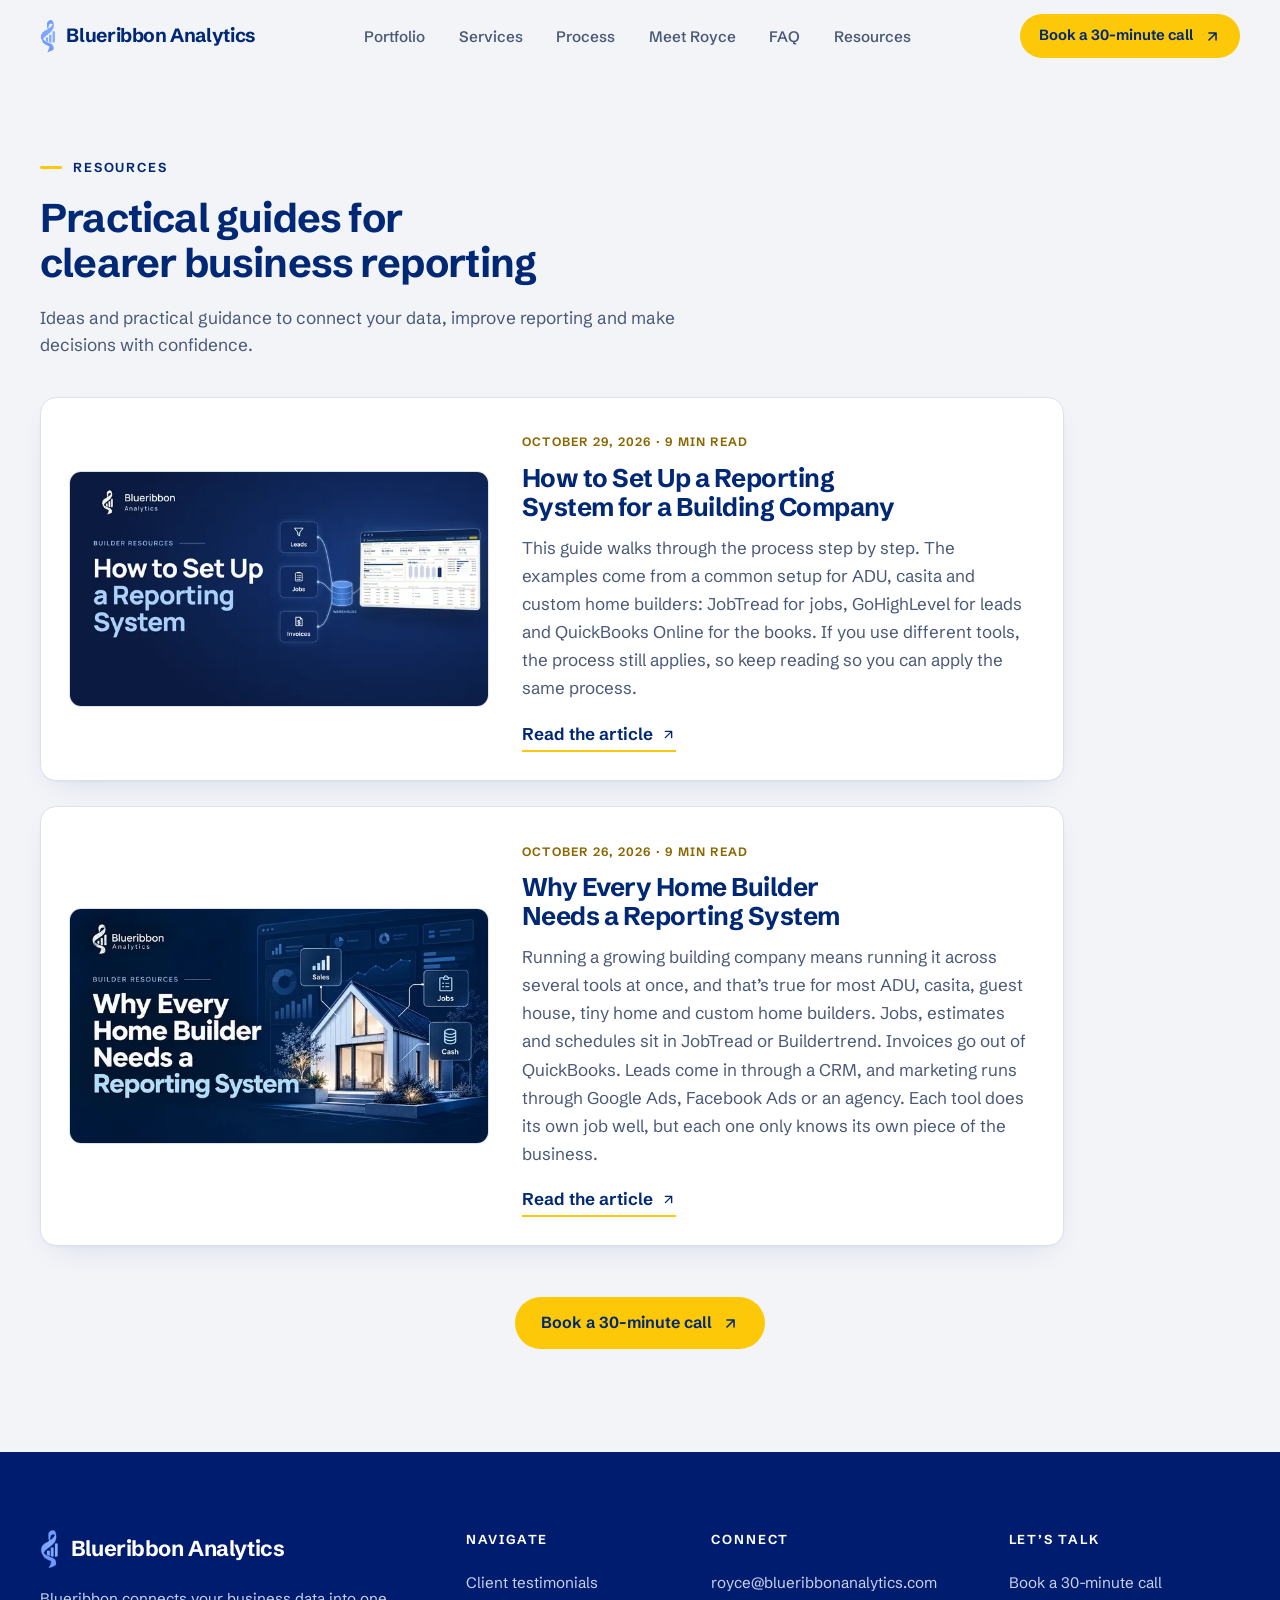
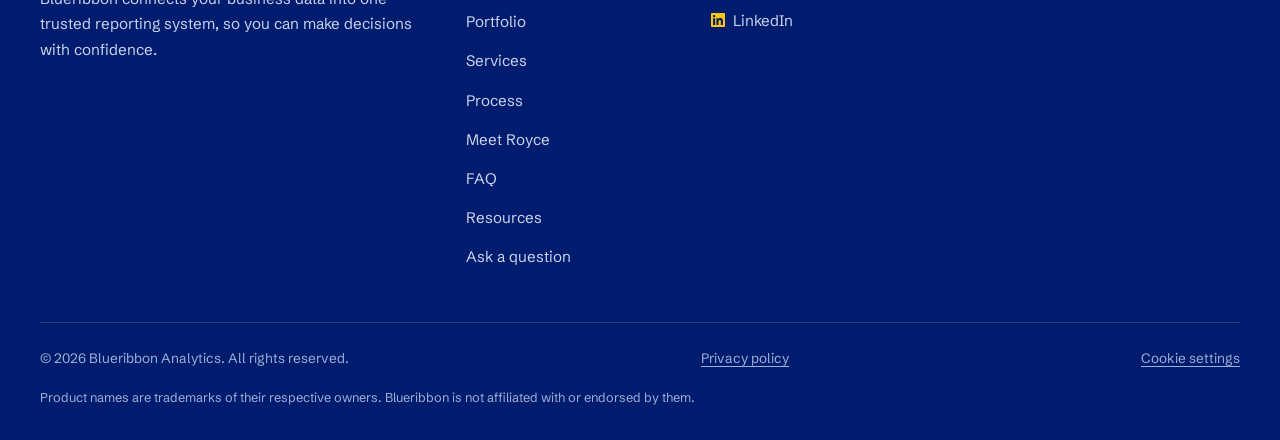
<file: resources/index.html>
<!DOCTYPE html>
<html lang="en">
<head>
<meta charset="utf-8">
<meta name="viewport" content="width=device-width, initial-scale=1">
<title>Reporting Resources | Blueribbon Analytics</title>
<meta name="description" content="Practical guides on reporting systems, job margin, cash and pipeline for ADU, casita, guest house and custom home builders.">
<meta name="robots" content="index, follow, max-image-preview:large">
<meta name="theme-color" content="#F2F4F8">





<link rel="canonical" href="https://blueribbonanalytics.com/resources/">
<link rel="icon" href="../images/favicon.png" type="image/png">
<link rel="preconnect" href="https://fonts.googleapis.com">
<link rel="preconnect" href="https://fonts.gstatic.com" crossorigin>
<link rel="stylesheet" href="https://fonts.googleapis.com/css2?family=Fraunces:ital,opsz,wght@0,9..144,400..700;1,9..144,400..700&amp;family=Manrope:wght@400..800&amp;family=JetBrains+Mono:wght@400;500&amp;display=swap" media="print" onload="this.media='all'">
<noscript><link rel="stylesheet" href="https://fonts.googleapis.com/css2?family=Fraunces:ital,opsz,wght@0,9..144,400..700;1,9..144,400..700&amp;family=Manrope:wght@400..800&amp;family=JetBrains+Mono:wght@400;500&amp;display=swap"></noscript>
<link rel="stylesheet" href="/css/site-redesign.css?v=20261102">
<script>document.documentElement.className+=' js';</script>
</head>
<body>
<a class="skip-link" href="#main">Skip to content</a>

<header class="nav" id="nav">
  <div class="shell">
    <div class="nav-in">
      <a class="brand" href="/#home" aria-label="Blueribbon Analytics, home">
        <img src="/images/mark.png" width="15" height="34" alt="">
        <span>Blueribbon Analytics</span>
      </a>
      <ul class="nav-links" id="nav-links">
        <li><a href="/#results">Portfolio</a></li>
        <li><a href="/#services">Services</a></li>
        <li><a href="/#system">Process</a></li>
        <li><a href="/#about">Meet Royce</a></li>
        <li><a href="/#faq">FAQ</a></li>
        <li><a href="/resources/" aria-current="page">Resources</a></li>
      </ul>
      <div class="nav-actions">
        <a class="btn btn-cta btn-sm" href="https://tidycal.com/royce/30-minute-meeting-m5n5yjx-mpyvo7q" data-book="nav">Book a 30-minute call <svg aria-hidden="true" viewBox="0 0 24 24"><use href="#i-arrow"/></svg></a>
        <button class="nav-toggle" id="nav-toggle" aria-controls="nav-links" aria-expanded="false" aria-label="Open menu"><svg viewBox="0 0 24 24"><path d="M4 8h16M4 16h16"/></svg></button>
      </div>
    </div>
  </div>
</header>

<svg width="0" height="0" style="position:absolute" aria-hidden="true" focusable="false"><defs><symbol id="i-arrow" viewBox="0 0 24 24"><path d="M7 17L17 7M7 7h10v10"/></symbol></defs></svg>

<main id="main" class="shell">
  <section class="panel legal-panel">
    <p class="eyebrow">Resources</p>
    <h1 class="h2">Practical guides for clearer business reporting</h1>
    <p class="lede">Ideas and practical guidance to connect your data, improve reporting and make decisions with confidence.</p>
    <div class="posts">
      <a class="glass post" href="how-to-set-up-a-reporting-system-power-bi/">
        <img class="post-img" src="../images/articles/how-to-set-up-a-reporting-system-power-bi-640.webp" width="640" height="360" loading="lazy" decoding="async" alt="Cover of the article How to Set Up a Reporting System: leads, jobs and invoices flowing into a warehouse and a Power BI executive overview.">
        <span class="post-text">
        <span class="post-meta"><time datetime="2026-10-29">October 29, 2026</time> <span aria-hidden="true">&middot;</span> 9 min read</span>
        <h2>How to Set Up a Reporting System for a Building Company</h2>
        <p>This guide walks through the process step by step. The examples come from a common setup for ADU, casita and custom home builders: JobTread for jobs, GoHighLevel for leads and QuickBooks Online for the books. If you use different tools, the process still applies, so keep reading so you can apply the same process.</p>
        <span class="post-link">Read the article <svg aria-hidden="true" viewBox="0 0 24 24"><use href="#i-arrow"/></svg></span>
        </span>
      </a>
      <a class="glass post" href="why-every-home-builder-needs-a-reporting-system/">
        <img class="post-img" src="../images/articles/why-every-home-builder-needs-a-reporting-system-640.webp" width="640" height="360" loading="lazy" decoding="async" alt="A modern home with Sales, Jobs and Cash reporting panels behind it, the cover of the article Why Every Home Builder Needs a Reporting System.">
        <span class="post-text">
        <span class="post-meta"><time datetime="2026-10-26">October 26, 2026</time> <span aria-hidden="true">&middot;</span> 9 min read</span>
        <h2>Why Every Home Builder Needs a Reporting System</h2>
        <p>Running a growing building company means running it across several tools at once, and that’s true for most ADU, casita, guest house, tiny home and custom home builders. Jobs, estimates and schedules sit in JobTread or Buildertrend. Invoices go out of QuickBooks. Leads come in through a CRM, and marketing runs through Google Ads, Facebook Ads or an agency. Each tool does its own job well, but each one only knows its own piece of the business.</p>
        <span class="post-link">Read the article <svg aria-hidden="true" viewBox="0 0 24 24"><use href="#i-arrow"/></svg></span>
        </span>
      </a>
    </div>
    <div class="sec-cta"><a class="btn btn-cta" href="https://tidycal.com/royce/30-minute-meeting-m5n5yjx-mpyvo7q" data-book="resources">Book a 30-minute call <svg aria-hidden="true" viewBox="0 0 24 24"><use href="#i-arrow"/></svg></a></div>
  </section>
</main>

<footer class="shell"><div class="panel foot-panel">
  <div class="ft">
    <div>
      <div class="ft-brand"><img src="/images/mark.png" width="21" height="46" loading="lazy" alt=""><span>Blueribbon Analytics</span></div>
      <p>Blueribbon connects your business data into one trusted reporting system, so you can make decisions with confidence.</p>
    </div>
    <div>
      <p class="fh">Navigate</p>
      <ul><li><a href="/#clients">Client testimonials</a></li><li><a href="/#results">Portfolio</a></li><li><a href="/#services">Services</a></li><li><a href="/#system">Process</a></li><li><a href="/#about">Meet Royce</a></li><li><a href="/#faq">FAQ</a></li><li><a href="/resources/">Resources</a></li><li><a href="/#question">Ask a question</a></li></ul>
    </div>
    <div>
      <p class="fh">Connect</p>
      <ul><li><a href="mailto:royce@blueribbonanalytics.com">royce@blueribbonanalytics.com</a></li><li><a class="in" href="https://www.linkedin.com/in/roycemekolle/" target="_blank" rel="noopener" aria-label="Royce Mekolle on LinkedIn"><svg aria-hidden="true" viewBox="0 0 24 24"><path fill="currentColor" d="M20.447 20.452h-3.554v-5.569c0-1.328-.027-3.037-1.852-3.037-1.853 0-2.136 1.445-2.136 2.939v5.667H9.351V9h3.414v1.561h.046c.477-.9 1.637-1.85 3.37-1.85 3.601 0 4.267 2.37 4.267 5.455v6.286zM5.337 7.433c-1.144 0-2.063-.926-2.063-2.065 0-1.138.92-2.063 2.063-2.063 1.14 0 2.064.925 2.064 2.063 0 1.139-.925 2.065-2.064 2.065zm1.782 13.019H3.555V9h3.564v11.452zM22.225 0H1.771C.792 0 0 .774 0 1.729v20.542C0 23.227.792 24 1.771 24h20.451C23.2 24 24 23.227 24 22.271V1.729C24 .774 23.2 0 22.222 0h.003z"/></svg>LinkedIn</a></li></ul>
    </div>
    <div>
      <p class="fh">Let’s talk</p>
      <ul><li><a href="https://tidycal.com/royce/30-minute-meeting-m5n5yjx-mpyvo7q" target="_blank" rel="noopener" data-book="footer">Book a 30-minute call</a></li></ul>
    </div>
  </div>
  <div class="foot">
    <span>&copy; <span id="year">2026</span> Blueribbon Analytics. All rights reserved.</span>
    <a class="linkbtn" href="https://blueribbonanalytics.com/privacy/" target="_blank" rel="noopener">Privacy policy</a>
    <button type="button" class="linkbtn" id="consent-open">Cookie settings</button>
    <span class="tm">Product names are trademarks of their respective owners. Blueribbon is not affiliated with or endorsed by them.</span>
  </div>
</div></footer>
<div class="consent" id="consent" role="dialog" aria-label="Cookie preferences" hidden>
  <p>We use analytics and advertising cookies to measure what works and improve our marketing. Decline and the site works exactly the same. <a class="linkbtn" href="https://blueribbonanalytics.com/privacy/" target="_blank" rel="noopener">Privacy policy</a></p>
  <div><button type="button" class="btn btn-white btn-sm" id="consent-yes">Accept</button><button type="button" class="btn btn-ghost btn-sm" id="consent-no">Decline</button></div>
</div>



<script src="../js/main.js?v=20261102-nav2" defer></script>
</body>
</html>
</file>
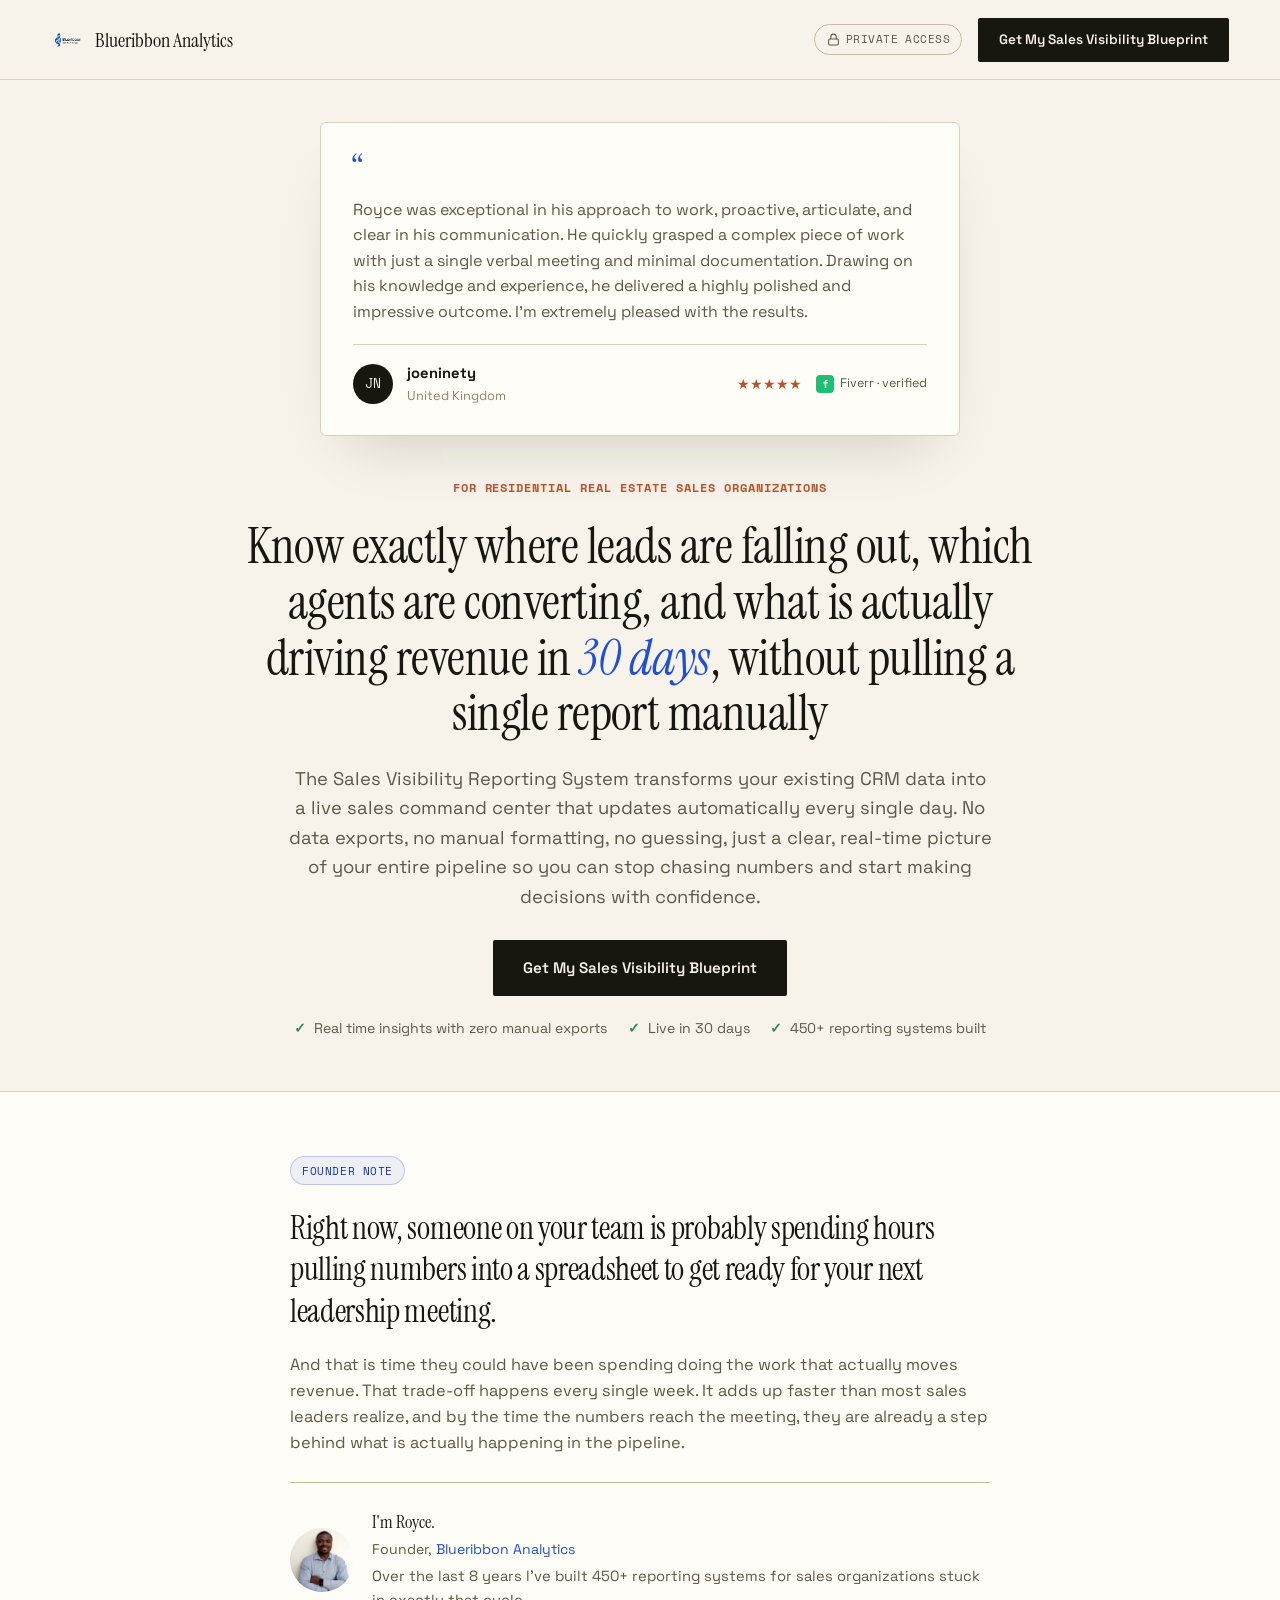
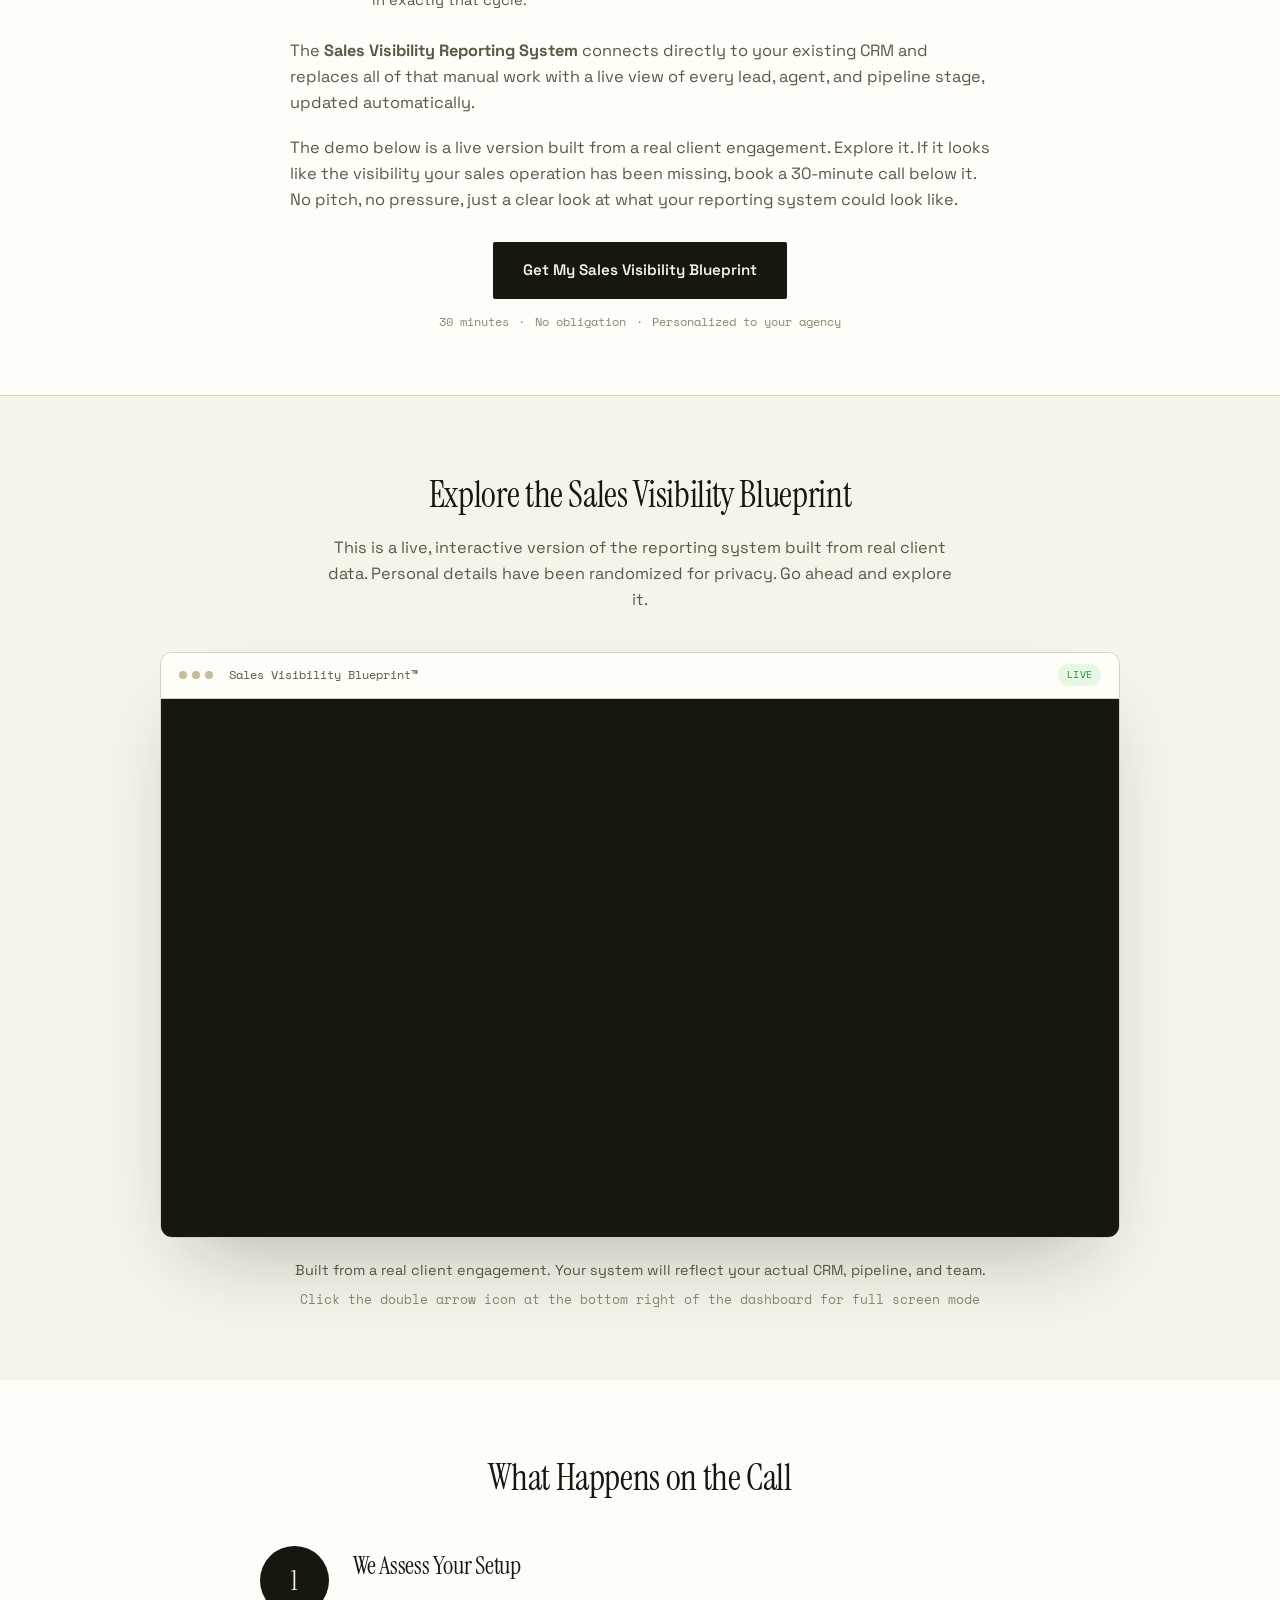
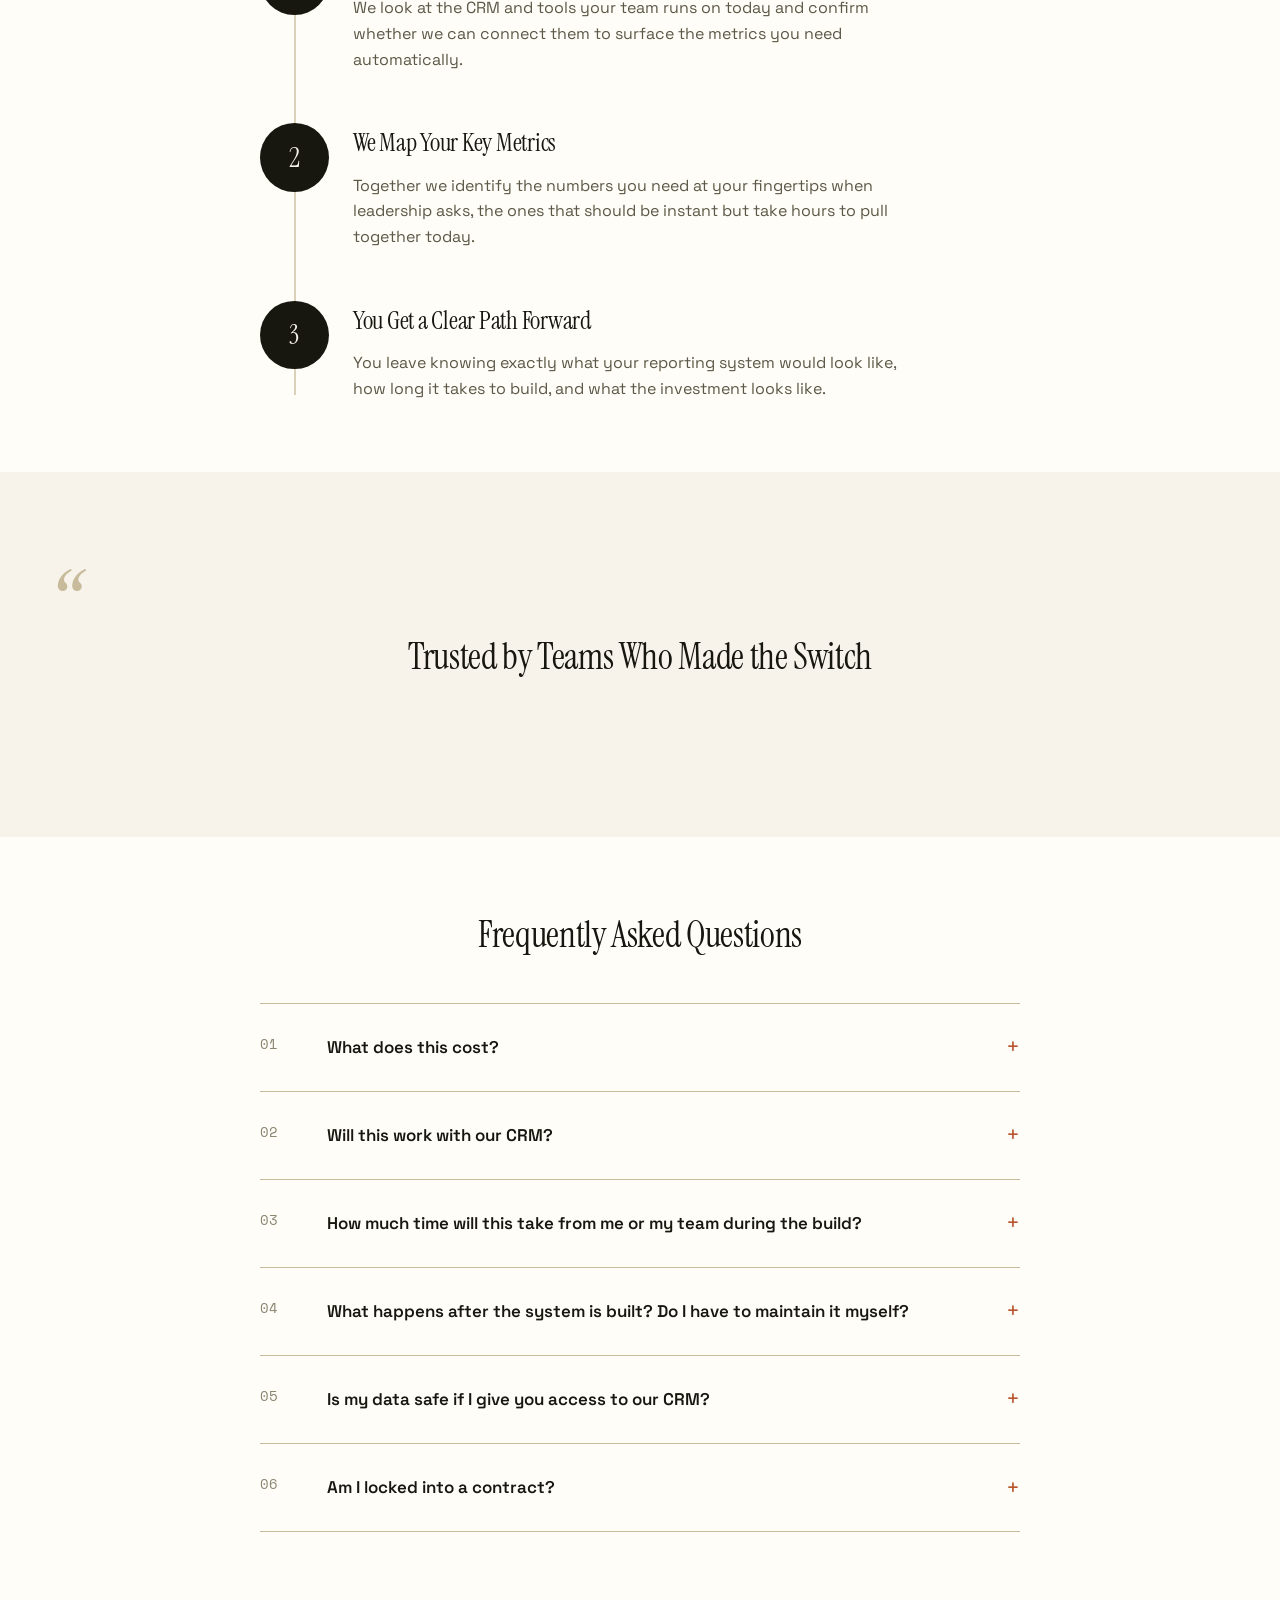
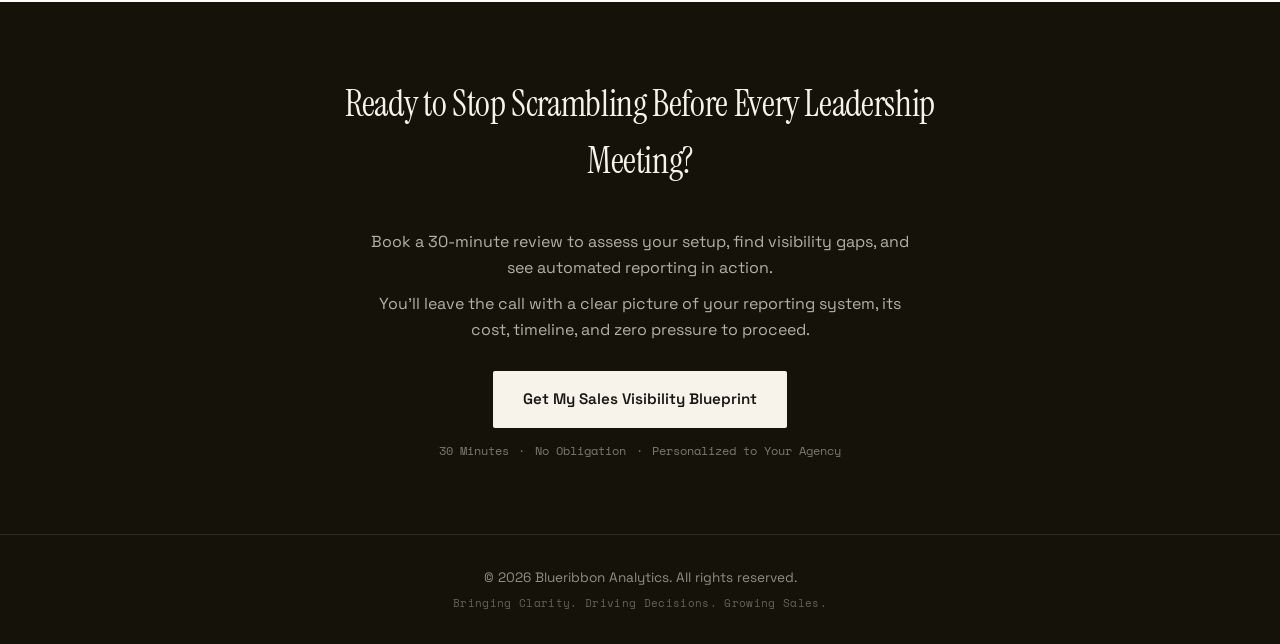
<file: salesvisibilitysystem/index.html>
<!DOCTYPE html>
<html lang="en">
<head>
<meta charset="UTF-8">
<meta name="viewport" content="width=device-width, initial-scale=1.0">
<title>Sales Visibility Reporting System | Blueribbon Analytics</title>
<meta name="description" content="See exactly where leads are falling out, which agents are converting, and what is driving revenue, in 30 days, without pulling a single report manually.">
<link rel="canonical" href="https://blueribbonanalytics.com/salesvisibilitysystem/">
<meta name="robots" content="index, follow">
<link rel="icon" type="image/png" href="../images/favicon.png">
<link rel="preconnect" href="https://fonts.googleapis.com">
<link rel="preconnect" href="https://fonts.gstatic.com" crossorigin>
<link href="https://fonts.googleapis.com/css2?family=Instrument+Serif:ital@0;1&family=Space+Grotesk:wght@400;600;700&family=Space+Mono:wght@400&display=swap" rel="stylesheet">
<style>
  :root{
    --paper:#F7F3EA;
    --paper-2:#EFE8D8;
    --paper-3:#E7DEC9;
    --ink:#17160F;
    --ink-soft:#5C5847;
    --ink-faint:#8C8672;
    --line:#DBD1B8;
    --line-strong:#C7BB9C;
    --blue:#1E4FD6;
    --blue-deep:#12379E;
    --rust:#B8542C;
    --rust-soft:#E3B392;
    --cream-card:#FFFDF8;
    --dark:#151309;
    --dark-2:#1E1B10;
    --radius-md:4px;
    --radius-lg:6px;
    --maxw:1240px;
  }

  *{box-sizing:border-box;}
  html{scroll-behavior:smooth;}
  @media (prefers-reduced-motion: reduce){
    html{scroll-behavior:auto;}
    *{animation-duration:0.001ms !important; animation-iteration-count:1 !important; transition-duration:0.001ms !important;}
  }

  body{
    margin:0;
    font-family:'Space Grotesk', sans-serif;
    color:var(--ink);
    background:var(--paper);
    line-height:1.6;
    -webkit-font-smoothing:antialiased;
    font-size:16.5px;
  }
  h1,h2,h3,h4{
    font-family:'Instrument Serif', serif;
    margin:0;
    font-weight:400;
    letter-spacing:-0.01em;
  }
  p{margin:0;}
  a{color:inherit;text-decoration:none;}
  img{max-width:100%;display:block;}
  ul{list-style:none;margin:0;padding:0;}
  button{font-family:inherit; background:none; border:none; cursor:pointer;}
  section{padding:7rem 0;}
  .wrap{width:min(var(--maxw), 92%); margin:0 auto;}
  .mono{font-family:'Space Mono', monospace;}

  .skip-link{
    position:absolute; left:-999px; top:auto;
    background:var(--rust); color:var(--paper);
    padding:0.9rem 1.4rem; z-index:300; font-weight:700;
  }
  .skip-link:focus{left:0; top:0;}
  a:focus-visible, button:focus-visible, summary:focus-visible{
    outline:3px solid var(--rust); outline-offset:3px;
  }

  /* progress bar */
  #scroll-progress{
    position:fixed; top:0; left:0; height:3px; background:linear-gradient(90deg, var(--blue), var(--rust));
    width:0%; z-index:400; transition:width 0.1s linear;
  }

  /* ---------- BUTTONS ---------- */
  .btn{
    display:inline-flex; align-items:center; gap:0.6rem;
    padding:1rem 1.9rem;
    font-weight:600; font-size:0.95rem;
    border-radius:2px;
    transition:transform 0.2s ease, background 0.2s ease, color 0.2s ease, border-color 0.2s ease;
  }
  .btn-solid{background:var(--ink); color:var(--paper);}
  .btn-solid:hover{background:var(--rust); transform:translateY(-2px);}
  .btn-line{border:1.5px solid var(--ink); color:var(--ink);}
  .btn-line:hover{border-color:var(--rust); color:var(--rust);}
  .btn-text{gap:0.4rem; font-weight:600; border-bottom:1.5px solid var(--ink); padding:0.2rem 0 0.1rem; border-radius:0;}
  .btn-text:hover{border-color:var(--rust); color:var(--rust);}
  .btn-text svg{width:14px; height:14px; transition:transform 0.2s ease;}
  .btn-text:hover svg{transform:translate(3px,-3px);}
  .btn-text-light{color:var(--paper); border-bottom:1.5px solid rgba(247,243,234,0.5);}
  .btn-text-light:hover{color:var(--rust-soft); border-color:var(--rust-soft);}

  /* ---------- NAV ---------- */
  header{
    position:fixed; inset:0 0 auto 0; z-index:200;
    padding:1.3rem 0;
    transition:background 0.3s ease, padding 0.3s ease, border-color 0.3s ease;
    border-bottom:1px solid transparent;
  }
  header.scrolled{
    background:rgba(247,243,234,0.92);
    backdrop-filter:blur(8px);
    border-bottom-color:var(--line);
    padding:0.9rem 0;
  }
  nav{display:flex; align-items:center; justify-content:space-between; gap:1.5rem;}
  .brand{display:flex; align-items:center; gap:0.7rem;}
  .brand img{height:60px; width:60px; border-radius:8px;}
  .brand-name{font-family:'Instrument Serif', serif; font-size:1.55rem; color:var(--ink); white-space:nowrap;}
  .nav-links{display:flex; align-items:center; gap:2.1rem;}
  .nav-links a{font-size:0.85rem; font-weight:600; text-transform:uppercase; letter-spacing:0.04em; color:var(--ink-soft); position:relative;}
  .nav-links a:hover{color:var(--ink);}
  .nav-links a.btn-solid{color:var(--paper);}
  .nav-links a.btn-solid:hover{background:var(--blue); color:var(--paper);}
  .nav-toggle{display:none; color:var(--ink); padding:0.4rem;}
  .nav-toggle svg{width:24px; height:24px;}

  /* ---------- HERO ---------- */
  .hero{padding:9.5rem 0 5rem; position:relative; overflow:hidden;}
  .hero .wrap{display:grid; grid-template-columns:1.15fr 0.85fr; gap:4rem; align-items:center;}
  .hero-eyebrow{
    display:inline-flex; align-items:center; gap:0.6rem;
    font-size:0.76rem; font-weight:700; letter-spacing:0.08em; text-transform:uppercase;
    color:var(--rust); margin-bottom:1.6rem;
  }
  .hero-eyebrow::before{content:'◆'; font-size:0.6rem;}
  .hero h1{
    font-size:clamp(2.6rem, 5.2vw, 4.4rem);
    line-height:1.04;
    color:var(--ink);
    margin-bottom:1.6rem;
  }
  .hero h1 i{font-style:italic; color:var(--blue);}
  .hero .lead{
    font-size:1.32rem; line-height:1.55; color:var(--ink-soft); max-width:33rem; margin-bottom:2.3rem;
  }
  .hero-actions{display:flex; flex-wrap:wrap; align-items:center; gap:1.6rem; margin-bottom:2.4rem;}
  .hero-note{font-size:0.92rem; color:var(--ink-faint); max-width:27rem; margin-bottom:1.8rem;}
  .hero-tags{display:flex; flex-wrap:wrap; align-items:center; gap:0.7rem;}
  .hero-tags span{
    font-family:'Space Mono', monospace;
    font-size:0.72rem; color:var(--ink-soft);
    border:1px solid var(--line-strong); padding:0.4rem 0.7rem; border-radius:2px;
  }
  .hero-badge-icon{
    display:inline-flex; align-items:center; gap:0.5rem;
    font-family:'Space Mono', monospace; font-size:0.72rem; color:var(--ink-soft);
    border:1px solid var(--line-strong); padding:0.3rem 0.8rem 0.3rem 0.3rem; border-radius:100px;
    background:var(--cream-card);
  }
  .hero-badge-icon img{height:26px; width:26px; border-radius:50%; object-fit:cover; flex-shrink:0;}

  /* Hero flow visual */
  .flow-visual{position:relative; display:flex; flex-direction:column; align-items:stretch; gap:0;}
  .flow-source{
    display:flex; align-items:center; gap:0.8rem;
    background:var(--cream-card); border:1px solid var(--line);
    border-radius:var(--radius-md); padding:0.75rem 1rem;
    font-size:0.86rem; font-weight:600; color:var(--ink-soft);
    box-shadow:0 8px 20px -14px rgba(23,22,15,0.15);
  }
  .flow-source svg{width:18px; height:18px; color:var(--blue); flex-shrink:0;}
  .flow-connector{
    width:1.5px; height:24px; background:repeating-linear-gradient(to bottom, var(--line-strong) 0 4px, transparent 4px 8px);
    margin-left:1.35rem;
  }
  .flow-result{
    margin-top:0.6rem;
    background:linear-gradient(165deg, #201D12 0%, var(--ink) 55%, #0F0E09 100%);
    color:var(--paper);
    border-radius:12px;
    padding:0;
    box-shadow:0 40px 80px -32px rgba(23,22,15,0.55), 0 1px 0 rgba(255,255,255,0.06) inset;
    position:relative;
    overflow:hidden;
    border:1px solid rgba(247,243,234,0.08);
  }
  .flow-result::before{
    content:'';
    position:absolute; inset:0;
    background:radial-gradient(circle at 85% -10%, rgba(62,130,250,0.28), transparent 55%);
    pointer-events:none;
  }
  .flow-result-chrome{
    display:flex; align-items:center; gap:0.4rem;
    padding:0.85rem 1.3rem;
    border-bottom:1px solid rgba(247,243,234,0.08);
    position:relative;
  }
  .flow-result-chrome span{width:7px; height:7px; border-radius:50%; background:rgba(247,243,234,0.16);}
  .flow-result-chrome .rc-title{
    margin-left:auto; font-family:'Space Mono',monospace; font-size:0.66rem; letter-spacing:0.05em;
    color:rgba(247,243,234,0.4); text-transform:uppercase;
  }
  .flow-result-body{padding:1.7rem 1.8rem 1.9rem; position:relative;}
  .flow-result-label{
    font-family:'Space Mono', monospace; font-size:0.68rem; letter-spacing:0.08em; text-transform:uppercase;
    color:var(--rust-soft); margin-bottom:1rem; display:flex; align-items:center; gap:0.5rem;
  }
  .flow-result-label .dot{width:6px; height:6px; border-radius:50%; background:#7CD98A; box-shadow:0 0 10px #7CD98A; animation:pulse 2s infinite;}
  @keyframes pulse{0%,100%{opacity:1;}50%{opacity:0.25;}}
  .flow-result-num{font-family:'Instrument Serif', serif; font-style:italic; font-size:3.4rem; margin-bottom:0.3rem; letter-spacing:-0.01em;}
  .flow-result-sub{font-size:0.9rem; color:rgba(247,243,234,0.6); margin-bottom:1.5rem;}
  .flow-spark{display:flex; align-items:flex-end; gap:5px; height:44px; margin-bottom:0.3rem;}
  .flow-spark div{flex:1; background:linear-gradient(180deg, #5B9BFF, #1E4FD6); border-radius:3px 3px 1px 1px; height:var(--h); box-shadow:0 4px 12px -4px rgba(30,79,214,0.6);}
  .flow-spark-labels{display:flex; justify-content:space-between; font-family:'Space Mono',monospace; font-size:0.62rem; color:rgba(247,243,234,0.35); margin-top:0.5rem;}

  /* ---------- MARQUEE STRIP ---------- */
  .marquee-strip{background:var(--dark); color:var(--paper); overflow:hidden; padding:1.6rem 0; border-top:1px solid rgba(247,243,234,0.1); border-bottom:1px solid rgba(247,243,234,0.1);}
  .marquee-track{display:flex; width:max-content; animation:marquee 32s linear infinite;}
  .marquee-track span{
    display:inline-flex; align-items:center; gap:1rem;
    font-family:'Space Mono', monospace; font-size:0.92rem; font-weight:400;
    padding:0 2.2rem; white-space:nowrap; color:rgba(247,243,234,0.85);
  }
  .marquee-track span b{color:var(--rust-soft); font-weight:700;}
  .marquee-track span::after{content:'◆'; color:rgba(247,243,234,0.25); margin-left:2.2rem; font-size:0.6rem;}
  @keyframes marquee{from{transform:translateX(0);} to{transform:translateX(-50%);}}

  /* ---------- SECTION HEADS ---------- */
  .head-row{display:flex; justify-content:space-between; align-items:flex-end; gap:2rem; margin-bottom:3.6rem; flex-wrap:wrap;}
  .kicker{
    display:flex; align-items:center; gap:0.6rem;
    font-family:'Space Mono', monospace; font-size:0.74rem; letter-spacing:0.05em; text-transform:uppercase;
    color:var(--rust); margin-bottom:1rem;
  }
  .kicker::before{content:''; width:26px; height:1.5px; background:var(--rust);}
  .head-row h2{font-size:clamp(1.9rem, 3.2vw, 2.7rem); max-width:34rem;}
  .head-row p{max-width:25rem; color:var(--ink-soft); font-size:1.15rem; line-height:1.55;}

  /* ---------- HOW IT WORKS: TIMELINE ---------- */
  #how{background:var(--paper);}
  .timeline{position:relative; padding-left:0;}
  .timeline-rail{position:absolute; left:2.15rem; top:0.4rem; bottom:0.4rem; width:2px; background:var(--line);}
  .timeline-rail-fill{position:absolute; left:0; top:0; width:100%; height:0%; background:var(--rust); transition:height 0.15s ease-out;}
  .timeline-item{position:relative; display:grid; grid-template-columns:4.3rem 1fr; gap:1.5rem; padding-bottom:3.2rem;}
  .timeline-item:last-child{padding-bottom:0;}
  .timeline-num{
    font-family:'Instrument Serif', serif; font-size:1.7rem; color:var(--paper);
    background:var(--ink); width:4.3rem; height:4.3rem; border-radius:50%;
    display:flex; align-items:center; justify-content:center; position:relative; z-index:2;
    flex-shrink:0;
  }
  .timeline-body h3{font-size:1.55rem; margin-bottom:0.6rem;}
  .timeline-body p{color:var(--ink-soft); font-size:1rem; max-width:36rem;}

  /* ---------- BENEFITS: EDITORIAL LIST ---------- */
  .benefits-section{background:var(--paper-2);}
  .benefit-row{
    display:grid; grid-template-columns:5rem 1fr 1fr; gap:2rem; align-items:center;
    padding:1.8rem 0; border-bottom:1px solid var(--line-strong);
  }
  .benefit-row:first-of-type{border-top:1px solid var(--line-strong);}
  .benefit-index{font-family:'Instrument Serif', serif; font-style:italic; font-size:1.6rem; color:var(--rust);}
  .benefit-row h3{font-size:1.35rem;}
  .benefit-row p{color:var(--ink-soft); font-size:0.98rem;}

  /* ---------- SERVICES: ACCORDION ---------- */
  #services{background:var(--paper);}
  .vert-accordion{border-top:1px solid var(--line-strong);}
  .vert-item{border-bottom:1px solid var(--line-strong);}
  .vert-item summary{
    list-style:none; cursor:pointer;
    display:flex; align-items:center; gap:1.4rem;
    padding:1.7rem 0;
  }
  .vert-item summary::-webkit-details-marker{display:none;}
  .vert-num{font-family:'Space Mono',monospace; color:var(--ink-faint); font-size:0.95rem; width:2.2rem; flex-shrink:0;}
  .vert-name{font-family:'Instrument Serif', serif; font-size:1.5rem; flex:1;}
  .vert-plus{width:28px; height:28px; border:1px solid var(--line-strong); border-radius:50%; display:flex; align-items:center; justify-content:center; flex-shrink:0; position:relative;}
  .vert-plus::before, .vert-plus::after{content:''; position:absolute; background:var(--ink);}
  .vert-plus::before{width:11px; height:1.4px;}
  .vert-plus::after{width:1.4px; height:11px; transition:transform 0.2s ease;}
  .vert-item[open] .vert-plus::after{transform:rotate(90deg); opacity:0;}
  .vert-content{padding:0 0 2.2rem 3.6rem; display:grid; grid-template-columns:1.1fr 1fr; gap:2rem;}
  .vert-problem{color:var(--ink-soft); font-size:0.98rem;}
  .vert-problem strong{color:var(--ink); display:block; font-family:'Space Mono',monospace; font-size:0.72rem; text-transform:uppercase; letter-spacing:0.05em; margin-bottom:0.6rem;}
  .vert-outcomes li{position:relative; padding-left:1.2rem; font-size:0.94rem; margin-bottom:0.55rem; color:var(--ink);}
  .vert-outcomes li::before{content:'—'; position:absolute; left:0; color:var(--rust);}
  .verticals-note{margin-top:2.2rem; font-size:0.96rem; color:var(--ink-soft);}
  .verticals-note a{color:var(--blue); font-weight:600; border-bottom:1px solid var(--blue);}

  /* ---------- PORTFOLIO: SCROLL CAROUSEL ---------- */
  .live-demo{background:var(--dark); color:var(--paper);}
  .live-demo .kicker{color:var(--rust-soft);}
  .live-demo .kicker::before{background:var(--rust-soft);}
  .live-demo .head-row p{color:rgba(247,243,234,0.6);}
  .carousel-controls{display:flex; gap:0.6rem;}
  .carousel-btn{
    width:46px; height:46px; border-radius:50%; border:1px solid rgba(247,243,234,0.25);
    display:flex; align-items:center; justify-content:center; color:var(--paper);
    transition:border-color 0.2s ease, background 0.2s ease;
  }
  .carousel-btn:hover{border-color:var(--rust-soft); background:rgba(247,243,234,0.06);}
  .carousel-btn svg{width:18px; height:18px;}
  .carousel-track{
    display:flex; gap:1.6rem; overflow-x:auto; scroll-snap-type:x mandatory;
    padding-bottom:1rem; margin:0 -1px;
    scrollbar-width:none;
  }
  .carousel-track::-webkit-scrollbar{display:none;}
  .case-card{
    scroll-snap-align:start;
    flex:0 0 min(560px, 86vw);
    background:var(--dark-2);
    border:1px solid rgba(247,243,234,0.1);
    border-radius:var(--radius-lg);
    padding:2.2rem;
    position:relative;
    overflow:hidden;
  }
  .case-ghost-num{
    position:absolute; top:-1.2rem; right:0.6rem;
    font-family:'Instrument Serif', serif; font-size:8rem; color:rgba(247,243,234,0.04);
    line-height:1; pointer-events:none;
  }
  .case-tag{
    font-family:'Space Mono', monospace; font-size:0.72rem; text-transform:uppercase; letter-spacing:0.05em;
    color:var(--rust-soft); margin-bottom:1rem; display:block; position:relative;
  }
  .case-card h3{font-size:1.5rem; margin-bottom:1rem; position:relative; max-width:22rem;}
  .case-card p{color:rgba(247,243,234,0.72); font-size:0.96rem; margin-bottom:1.2rem; position:relative;}
  .case-note{font-size:0.8rem; color:var(--rust-soft); font-style:italic; margin-bottom:1.1rem; display:block; position:relative;}
  .img-placeholder{
    position:relative; aspect-ratio:16/10; border-radius:var(--radius-md);
    border:1px dashed rgba(247,243,234,0.25);
    background:repeating-linear-gradient(135deg, rgba(247,243,234,0.03) 0 12px, transparent 12px 24px);
    display:flex; flex-direction:column; align-items:center; justify-content:center;
    gap:0.6rem; text-align:center; padding:1.3rem; margin-bottom:1.2rem;
  }
  .img-placeholder svg{width:28px; height:28px; color:rgba(247,243,234,0.3);}
  .img-placeholder .ph-label{font-size:0.78rem; font-weight:600; color:rgba(247,243,234,0.6);}
  .img-placeholder .ph-note{font-size:0.7rem; color:rgba(247,243,234,0.35);}
  .img-placeholder.light{
    border-color:var(--line-strong);
    background:repeating-linear-gradient(135deg, rgba(23,22,15,0.04) 0 12px, transparent 12px 24px);
  }
  .img-placeholder.light svg{color:var(--ink-faint);}
  .img-placeholder.light .ph-label{color:var(--ink-soft);}
  .img-placeholder.light .ph-note{color:var(--ink-faint);}
  .case-image{
    position:relative; aspect-ratio:16/10; border-radius:var(--radius-md);
    overflow:hidden; margin-bottom:1.2rem; border:1px solid rgba(247,243,234,0.12);
  }
  .case-image img{width:100%; height:100%; object-fit:cover; object-position:top;display:block;}
  .showcase-link{
    display:inline-flex; align-items:center; gap:0.4rem; color:var(--paper); font-weight:600; font-size:0.9rem;
    border-bottom:1.5px solid var(--rust-soft); padding-bottom:0.1rem; position:relative;
  }
  .showcase-link:hover{color:var(--rust-soft);}
  .showcase-link svg{width:13px; height:13px;}
  .portfolio-footnote{margin-top:2.2rem; color:rgba(247,243,234,0.55); font-size:0.94rem; max-width:38rem;}

  /* ---------- TESTIMONIALS ---------- */
  #testimonials{background:var(--paper); position:relative;}
  .quote-mark{font-family:'Instrument Serif', serif; font-style:italic; font-size:6rem; color:var(--line-strong); line-height:0.6; margin-bottom:1rem;}

  /* ---------- ABOUT: DOSSIER ---------- */
  .consultant{background:var(--paper-2);}
  .consultant .wrap{display:grid; grid-template-columns:0.75fr 1.25fr; gap:4rem; align-items:start;}
  .dossier-photo{
    background:var(--cream-card); border:1px solid var(--line-strong); padding:0.9rem 0.9rem 1.4rem;
    transform:rotate(-1.5deg); box-shadow:0 24px 50px -28px rgba(23,22,15,0.3);
  }
  .dossier-photo .img-placeholder{aspect-ratio:4/5; margin-bottom:0.9rem;}
  .dossier-caption{font-family:'Space Mono', monospace; font-size:0.72rem; color:var(--ink-faint); text-align:center; letter-spacing:0.03em;}
  .consultant-copy .lede{font-family:'Instrument Serif', serif; font-style:italic; font-size:1.65rem; color:var(--ink); margin-bottom:1.4rem;}
  .consultant-copy p{color:var(--ink-soft); font-size:1.06rem; margin-bottom:1.1rem;}
  .credential-tags{display:flex; flex-wrap:wrap; align-items:center; gap:0.7rem; margin:1.6rem 0 1.8rem;}
  .credential-tags span{
    font-family:'Space Mono', monospace; font-size:0.76rem; color:var(--ink);
    border:1px solid var(--line-strong); padding:0.5rem 0.85rem; border-radius:2px;
  }
  .credential-badge{
    display:inline-flex; align-items:center; gap:0.55rem;
    font-family:'Space Mono', monospace; font-size:0.76rem; color:var(--ink);
    border:1px solid var(--line-strong); padding:0.4rem 0.95rem 0.4rem 0.4rem; border-radius:100px;
    background:var(--cream-card);
  }
  .credential-badge img{height:34px; width:34px; border-radius:50%; object-fit:cover; flex-shrink:0;}

  /* ---------- FAQ ---------- */
  .faq-section{background:var(--paper);}
  .faq-list{max-width:52rem;}
  .faq-item{display:grid; grid-template-columns:3rem 1fr; gap:1.2rem; border-bottom:1px solid var(--line-strong); padding:1.6rem 0;}
  .faq-item:first-child{border-top:1px solid var(--line-strong);}
  .faq-num{font-family:'Space Mono', monospace; color:var(--ink-faint); font-size:0.9rem; padding-top:0.15rem;}
  .faq-item summary{cursor:pointer; font-weight:600; font-size:1.06rem; list-style:none; display:flex; align-items:center; justify-content:space-between; gap:1rem;}
  .faq-item summary::-webkit-details-marker{display:none;}
  .faq-item summary::after{content:'+'; font-size:1.4rem; color:var(--rust); font-weight:400; flex-shrink:0; transition:transform 0.2s ease;}
  .faq-item[open] summary::after{transform:rotate(45deg);}
  .faq-item p{margin-top:1rem; color:var(--ink-soft); font-size:0.98rem;}

  /* ---------- FINAL CTA ---------- */
  .cta-final{background:var(--dark); color:var(--paper); text-align:center; padding:8rem 0;}
  .cta-final h2{font-size:clamp(2.1rem, 4.6vw, 3.6rem); font-style:italic; max-width:42rem; margin:0 auto 2.2rem; line-height:1.15;}

  /* ---------- FOOTER ---------- */
  footer{background:var(--dark); color:rgba(247,243,234,0.6); padding:0 0 3rem;}
  .footer-rule{height:1px; background:rgba(247,243,234,0.12); margin-bottom:3rem;}
  .footer-top{display:grid; grid-template-columns:1.4fr 0.8fr 0.8fr 1fr; gap:2.5rem; padding-bottom:3rem;}
  .footer-brand{display:flex; align-items:center; gap:0.7rem; margin-bottom:1rem;}
  .footer-brand img{height:42px; width:42px; border-radius:8px;}
  .footer-brand span{font-family:'Instrument Serif', serif; color:var(--paper); font-size:1.4rem;}
  .footer-desc{font-size:0.9rem; max-width:22rem;}
  .footer-heading{font-family:'Space Mono',monospace; color:var(--paper); font-size:0.74rem; text-transform:uppercase; letter-spacing:0.05em; margin-bottom:1rem;}
  .footer-links li{margin-bottom:0.65rem;}
  .footer-links a{font-size:0.9rem;}
  .footer-links a:hover{color:var(--rust-soft);}
  .footer-bottom{display:flex; justify-content:space-between; align-items:center; padding-top:1.8rem; border-top:1px solid rgba(247,243,234,0.12); font-size:0.82rem; flex-wrap:wrap; gap:1rem;}

  /* ---------- REVEAL ---------- */
  [data-reveal]{opacity:0; transform:translateY(24px); transition:opacity 0.7s ease, transform 0.7s ease;}
  [data-reveal].in-view{opacity:1; transform:translateY(0);}

  /* ---------- RESPONSIVE ---------- */
  @media (max-width: 980px){
    .hero .wrap{grid-template-columns:1fr; gap:3rem;}
    .hero{padding:8rem 0 3.5rem;}
    .consultant .wrap{grid-template-columns:1fr;}
    .dossier-photo{max-width:280px;}
    .vert-content{grid-template-columns:1fr;}
    .footer-top{grid-template-columns:1fr 1fr; row-gap:2.5rem;}
    .benefit-row{grid-template-columns:3.5rem 1fr; row-gap:0.5rem;}
    .benefit-row p{grid-column:2 / 3;}
  }
  @media (max-width: 640px){
    section{padding:4.5rem 0;}
    .nav-links{
      position:fixed; inset:0 0 0 auto; width:min(78vw,320px);
      background:var(--paper); flex-direction:column; align-items:flex-start;
      padding:6.5rem 2rem 2rem; gap:1.6rem; transform:translateX(100%);
      transition:transform 0.3s ease; box-shadow:-20px 0 40px rgba(0,0,0,0.15);
      border-left:1px solid var(--line);
    }
    .nav-links.open{transform:translateX(0);}
    .nav-toggle{display:block;}
    .head-row{flex-direction:column; align-items:flex-start;}
    .timeline-num{width:3.4rem; height:3.4rem; font-size:1.3rem;}
    .timeline-item{grid-template-columns:3.4rem 1fr; gap:1rem;}
    .timeline-rail{left:1.7rem;}
    .vert-content{padding-left:0;}
    .footer-top{grid-template-columns:1fr;}
    .case-card{flex-basis:88vw;}
  }

  /* ---- Sales Visibility Reporting System page ---- */
  .svrs-nav{background:var(--paper); border-bottom:1px solid var(--line); padding:1.1rem 0;}
  .svrs-nav .btn-solid:hover{background:var(--blue);}
  .svrs-nav .wrap{display:flex; align-items:center; justify-content:space-between; gap:1rem; flex-wrap:wrap;}
  .svrs-nav-logo{display:flex; align-items:center; gap:0.6rem;}
  .svrs-nav-logo img{height:34px; width:34px; border-radius:8px;}
  .svrs-nav-logo span{font-family:'Instrument Serif', serif; font-size:1.25rem; color:var(--ink);}
  .svrs-nav-right{display:flex; align-items:center; gap:1rem; flex-wrap:wrap;}
  .svrs-badge-pill{
    display:inline-flex; align-items:center; gap:0.4rem;
    font-family:'Space Mono', monospace; font-size:0.68rem; letter-spacing:0.04em; text-transform:uppercase;
    color:var(--ink-soft); border:1px solid var(--line-strong); padding:0.35rem 0.7rem; border-radius:100px;
  }
  .svrs-badge-pill svg{width:13px; height:13px;}

  .svrs-review-wrap{background:var(--paper); padding:2.6rem 0 0;}
  .svrs-review-card{
    max-width:640px; margin:0 auto; background:var(--cream-card); border:1px solid var(--line);
    border-radius:var(--radius-lg); padding:1.8rem 2rem; box-shadow:0 30px 60px -30px rgba(23,22,15,0.2);
  }
  .svrs-review-quote{font-family:'Instrument Serif', serif; font-size:2.4rem; color:var(--blue); line-height:1; margin-bottom:0.4rem;}
  .svrs-review-text{font-size:1rem; color:var(--ink-soft); line-height:1.6; margin-bottom:1.2rem;}
  .svrs-review-divider{height:1px; background:var(--line); margin-bottom:1.1rem;}
  .svrs-reviewer{display:flex; align-items:center; gap:0.9rem; flex-wrap:wrap;}
  .svrs-reviewer-avatar{
    width:40px; height:40px; border-radius:50%; background:var(--ink); color:var(--paper);
    display:flex; align-items:center; justify-content:center; font-family:'Space Mono',monospace; font-size:0.8rem; flex-shrink:0;
  }
  .svrs-reviewer-name{font-weight:700; font-size:0.92rem; color:var(--ink);}
  .svrs-reviewer-location{font-size:0.8rem; color:var(--ink-faint);}
  .svrs-reviewer-stars{color:var(--rust); font-size:0.9rem; margin-left:auto;}
  .svrs-fiverr-badge{display:flex; align-items:center; gap:0.35rem; font-size:0.78rem; color:var(--ink-soft);}
  .svrs-fiverr-icon{width:18px; height:18px; border-radius:4px; background:#1DBF73; color:#fff; display:flex; align-items:center; justify-content:center; font-weight:700; font-size:0.72rem;}

  .svrs-hero{background:var(--paper); padding:2.6rem 0 3.2rem; text-align:center;}
  .svrs-hero .wrap{max-width:820px;}
  .svrs-hero-eyebrow{
    font-family:'Space Mono', monospace; font-size:0.76rem; font-weight:700; letter-spacing:0.08em; text-transform:uppercase;
    color:var(--rust); margin-bottom:1.4rem;
  }
  .svrs-hero h1{font-size:clamp(2.1rem, 4vw, 3.1rem); line-height:1.12; color:var(--ink); margin-bottom:1.4rem;}
  .svrs-hero h1 i{font-style:italic; color:var(--blue);}
  .svrs-hero-body{font-size:1.15rem; line-height:1.6; color:var(--ink-soft); max-width:44rem; margin:0 auto 1.8rem;}
  .svrs-checks{display:flex; justify-content:center; flex-wrap:wrap; gap:1.3rem; margin-top:1.3rem;}
  .svrs-check{display:flex; align-items:center; gap:0.5rem; font-size:0.88rem; color:var(--ink-soft);}
  .svrs-check-icon{color:#2E8B4F; font-weight:700;}

  .svrs-founder{background:var(--cream-card); padding:4rem 0; border-top:1px solid var(--line); border-bottom:1px solid var(--line);}
  .svrs-founder .wrap{max-width:700px;}
  .svrs-founder-badge{
    font-family:'Space Mono', monospace; font-size:0.7rem; text-transform:uppercase; letter-spacing:0.05em;
    color:var(--blue-deep); background:rgba(30,79,214,0.08); border:1px solid rgba(30,79,214,0.25);
    display:inline-block; padding:0.3rem 0.7rem; border-radius:100px; margin-bottom:1.4rem;
  }
  .svrs-founder-hook{font-family:'Instrument Serif', serif; font-size:clamp(1.5rem,2.6vw,2rem); line-height:1.3; color:var(--ink); margin-bottom:1.2rem;}
  .svrs-founder-pain{font-size:1.02rem; color:var(--ink-soft); line-height:1.6; margin-bottom:1.6rem;}
  .svrs-founder-rule{height:1px; background:var(--line-strong); margin-bottom:1.6rem;}
  .svrs-founder-card{display:flex; align-items:center; gap:1.1rem; margin-bottom:1.6rem;}
  .svrs-founder-photo{width:64px; height:64px; border-radius:50%; object-fit:cover; flex-shrink:0;}
  .svrs-founder-name{font-family:'Instrument Serif', serif; font-size:1.15rem; color:var(--ink);}
  .svrs-founder-title{font-size:0.88rem; color:var(--ink-soft); margin-bottom:0.3rem;}
  .svrs-founder-bio{font-size:0.92rem; color:var(--ink-soft);}
  .svrs-founder-pitch{font-size:1.02rem; color:var(--ink-soft); line-height:1.6; margin-bottom:1.2rem;}
  .svrs-founder-cta{text-align:center; margin-top:1.8rem;}
  .svrs-cta-meta{
    display:flex; justify-content:center; gap:0.6rem; flex-wrap:wrap; margin-top:0.9rem;
    font-family:'Space Mono',monospace; font-size:0.72rem; color:var(--ink-faint);
  }

  .svrs-sec{background:var(--paper); padding:4.4rem 0;}
  .svrs-sec:nth-child(even){background:var(--cream-card);}
  .svrs-sec-head{max-width:640px; margin:0 auto 2.4rem; text-align:center;}
  .svrs-sec-head h2{font-size:clamp(1.7rem,2.8vw,2.3rem); color:var(--ink); margin-bottom:0.7rem;}
  .svrs-sec-head p{color:var(--ink-soft); font-size:1.02rem;}

  .svrs-dash-frame{max-width:960px; margin:0 auto; border-radius:12px; overflow:hidden; border:1px solid var(--line); box-shadow:0 40px 80px -32px rgba(23,22,15,0.3);}
  .svrs-dash-toolbar{display:flex; align-items:center; gap:0.6rem; background:var(--cream-card); padding:0.7rem 1.1rem; border-bottom:1px solid var(--line);}
  .svrs-toolbar-dots{display:flex; gap:5px;}
  .svrs-toolbar-dots span{width:8px; height:8px; border-radius:50%; background:var(--line-strong);}
  .svrs-toolbar-label{font-family:'Space Mono',monospace; font-size:0.72rem; color:var(--ink-soft); margin-left:0.4rem;}
  .svrs-toolbar-badge{
    margin-left:auto; font-family:'Space Mono',monospace; font-size:0.62rem; letter-spacing:0.05em;
    color:#2E8B4F; background:rgba(124,217,138,0.18); padding:0.2rem 0.55rem; border-radius:100px;
  }
  .svrs-dash-embed{position:relative; width:100%; aspect-ratio:16/9; background:var(--ink);}
  .svrs-dash-embed iframe{position:absolute; inset:0; width:100%; height:100%; border:none;}
  .svrs-dash-caption{text-align:center; font-size:0.9rem; color:var(--ink-soft); margin:1.3rem auto 0.4rem; max-width:44rem;}
  .svrs-dash-hint{display:flex; align-items:center; justify-content:center; gap:0.4rem; font-size:0.82rem; color:var(--ink-faint); text-align:center;}

  .svrs-final{background:var(--dark); color:var(--paper); padding:4.6rem 0; text-align:center;}
  .svrs-final .svrs-sec-head h2{color:var(--paper);}
  .svrs-final .svrs-sec-head p{color:rgba(247,243,234,0.65);}
  .svrs-risk{max-width:34rem; margin:0 auto 1.8rem;}
  .svrs-risk p{color:rgba(247,243,234,0.7); font-size:1rem; margin-bottom:0.7rem;}
  .svrs-final .svrs-cta-meta{color:rgba(247,243,234,0.45);}

  .svrs-footer{background:var(--dark); color:rgba(247,243,234,0.55); text-align:center; padding:2rem 0; font-size:0.85rem; border-top:1px solid rgba(247,243,234,0.1);}
  .svrs-footer-tagline{display:block; margin-top:0.3rem; font-family:'Space Mono',monospace; font-size:0.7rem; letter-spacing:0.03em; color:rgba(247,243,234,0.35);}

  @media (max-width:640px){
    .svrs-founder-card{flex-direction:column; text-align:center;}
    .svrs-checks{flex-direction:column; align-items:center; gap:0.7rem;}
  }

</style>
<!-- Google tag (gtag.js) -->
<script async src="https://www.googletagmanager.com/gtag/js?id=G-GEXEQWJWHE"></script>
<script>
  window.dataLayer = window.dataLayer || [];
  function gtag(){dataLayer.push(arguments);}
  gtag("js", new Date());
  gtag("config", "G-GEXEQWJWHE");
</script>
</head>
<body>

<nav class="svrs-nav">
  <div class="wrap">
    <a href="https://blueribbonanalytics.com" class="svrs-nav-logo">
      <img src="../images/logo-nav.png" alt="Blueribbon Analytics logo">
      <span>Blueribbon Analytics</span>
    </a>
    <div class="svrs-nav-right">
      <span class="svrs-badge-pill"><svg viewBox="0 0 24 24" fill="none" stroke="currentColor" stroke-width="2"><rect x="3" y="11" width="18" height="11" rx="2"/><path d="M7 11V7a5 5 0 0 1 10 0v4"/></svg>Private Access</span>
      <a class="btn btn-solid" style="padding:0.7rem 1.3rem; font-size:0.85rem;" href="https://tidycal.com/royce/sales-visibility-review" target="_blank" rel="noopener">Get My Sales Visibility Blueprint</a>
    </div>
  </div>
</nav>

<div class="svrs-review-wrap">
  <div class="wrap">
    <div class="svrs-review-card" data-reveal>
      <div class="svrs-review-quote">&ldquo;</div>
      <p class="svrs-review-text">Royce was exceptional in his approach to work, proactive, articulate, and clear in his communication. He quickly grasped a complex piece of work with just a single verbal meeting and minimal documentation. Drawing on his knowledge and experience, he delivered a highly polished and impressive outcome. I&rsquo;m extremely pleased with the results.</p>
      <div class="svrs-review-divider"></div>
      <div class="svrs-reviewer">
        <div class="svrs-reviewer-avatar">JN</div>
        <div>
          <p class="svrs-reviewer-name">joeninety</p>
          <p class="svrs-reviewer-location">United Kingdom</p>
        </div>
        <div class="svrs-reviewer-stars">&#9733;&#9733;&#9733;&#9733;&#9733;</div>
        <div class="svrs-fiverr-badge">
          <div class="svrs-fiverr-icon">f</div>
          <span>Fiverr &middot; verified</span>
        </div>
      </div>
    </div>
  </div>
</div>

<section class="svrs-hero">
  <div class="wrap">
    <div class="svrs-hero-eyebrow">For Residential Real Estate Sales Organizations</div>
    <h1 data-reveal>Know exactly where leads are falling out, which agents are converting, and what is actually driving revenue in <i>30 days</i>, without pulling a single report manually</h1>
    <p class="svrs-hero-body" data-reveal>The Sales Visibility Reporting System transforms your existing CRM data into a live sales command center that updates automatically every single day. No data exports, no manual formatting, no guessing, just a clear, real-time picture of your entire pipeline so you can stop chasing numbers and start making decisions with confidence.</p>
    <a href="https://tidycal.com/royce/sales-visibility-review" class="btn btn-solid" target="_blank" rel="noopener" data-reveal>Get My Sales Visibility Blueprint</a>
    <div class="svrs-checks" data-reveal>
      <div class="svrs-check"><span class="svrs-check-icon">&#10003;</span>Real time insights with zero manual exports</div>
      <div class="svrs-check"><span class="svrs-check-icon">&#10003;</span>Live in 30 days</div>
      <div class="svrs-check"><span class="svrs-check-icon">&#10003;</span>450+ reporting systems built</div>
    </div>
  </div>
</section>

<section class="svrs-founder">
  <div class="wrap">
    <span class="svrs-founder-badge mono">Founder Note</span>
    <h2 class="svrs-founder-hook" data-reveal>Right now, someone on your team is probably spending hours pulling numbers into a spreadsheet to get ready for your next leadership meeting.</h2>
    <p class="svrs-founder-pain" data-reveal>And that is time they could have been spending doing the work that actually moves revenue. That trade-off happens every single week. It adds up faster than most sales leaders realize, and by the time the numbers reach the meeting, they are already a step behind what is actually happening in the pipeline.</p>
    <div class="svrs-founder-rule"></div>
    <div class="svrs-founder-card" data-reveal>
      <img src="../images/royce-mekolle-profile.jpg" alt="Royce Mekolle" class="svrs-founder-photo">
      <div>
        <div class="svrs-founder-name">I'm Royce.</div>
        <div class="svrs-founder-title">Founder, <a href="https://blueribbonanalytics.com" style="color:var(--blue);">Blueribbon Analytics</a></div>
        <p class="svrs-founder-bio">Over the last 8 years I've built 450+ reporting systems for sales organizations stuck in exactly that cycle.</p>
      </div>
    </div>
    <p class="svrs-founder-pitch" data-reveal>The <strong>Sales Visibility Reporting System</strong> connects directly to your existing CRM and replaces all of that manual work with a live view of every lead, agent, and pipeline stage, updated automatically.</p>
    <p class="svrs-founder-pitch" data-reveal>The demo below is a live version built from a real client engagement. Explore it. If it looks like the visibility your sales operation has been missing, book a 30-minute call below it. No pitch, no pressure, just a clear look at what your reporting system could look like.</p>
    <div class="svrs-founder-cta" data-reveal>
      <a href="https://tidycal.com/royce/sales-visibility-review" class="btn btn-solid" target="_blank" rel="noopener">Get My Sales Visibility Blueprint</a>
      <div class="svrs-cta-meta mono">
        <span>30 minutes</span><span>&middot;</span><span>No obligation</span><span>&middot;</span><span>Personalized to your agency</span>
      </div>
    </div>
  </div>
</section>

<section class="svrs-sec">
  <div class="wrap">
    <div class="svrs-sec-head" data-reveal>
      <h2>Explore the Sales Visibility Blueprint</h2>
      <p>This is a live, interactive version of the reporting system built from real client data. Personal details have been randomized for privacy. Go ahead and explore it.</p>
    </div>
    <div class="svrs-dash-frame" data-reveal>
      <div class="svrs-dash-toolbar">
        <div class="svrs-toolbar-dots"><span></span><span></span><span></span></div>
        <span class="svrs-toolbar-label mono">Sales Visibility Blueprint&trade;</span>
        <span class="svrs-toolbar-badge">LIVE</span>
      </div>
      <div class="svrs-dash-embed">
        <iframe title="Sales Visibility Blueprint" src="https://app.powerbi.com/view?r=eyJrIjoiZWQzMjY5NDEtODNmZS00MTVjLWE4NzgtNDFhODc0YTdkNTE0IiwidCI6ImIyNzVhMDkyLTE3ODUtNDJiZi04YjIwLWZkMjhkMjhjZjBhMCIsImMiOjl9" allowFullScreen></iframe>
      </div>
    </div>
    <p class="svrs-dash-caption">Built from a real client engagement. Your system will reflect your actual CRM, pipeline, and team.</p>
    <p class="svrs-dash-hint mono">Click the double arrow icon at the bottom right of the dashboard for full screen mode</p>
  </div>
</section>

<section class="svrs-sec">
  <div class="wrap">
    <div class="svrs-sec-head" data-reveal>
      <h2>What Happens on the Call</h2>
    </div>
    <div class="timeline" id="svrs-timeline" style="max-width:760px; margin:0 auto;">
      <div class="timeline-rail"><div class="timeline-rail-fill" id="svrs-rail-fill"></div></div>
      <div class="timeline-item" data-reveal>
        <span class="timeline-num">1</span>
        <div class="timeline-body">
          <h3>We Assess Your Setup</h3>
          <p>We look at the CRM and tools your team runs on today and confirm whether we can connect them to surface the metrics you need automatically.</p>
        </div>
      </div>
      <div class="timeline-item" data-reveal>
        <span class="timeline-num">2</span>
        <div class="timeline-body">
          <h3>We Map Your Key Metrics</h3>
          <p>Together we identify the numbers you need at your fingertips when leadership asks, the ones that should be instant but take hours to pull together today.</p>
        </div>
      </div>
      <div class="timeline-item" data-reveal>
        <span class="timeline-num">3</span>
        <div class="timeline-body">
          <h3>You Get a Clear Path Forward</h3>
          <p>You leave knowing exactly what your reporting system would look like, how long it takes to build, and what the investment looks like.</p>
        </div>
      </div>
    </div>
  </div>
</section>

<section id="testimonials">
  <div class="wrap">
    <span class="quote-mark" aria-hidden="true">&ldquo;</span>
    <div class="svrs-sec-head" data-reveal style="margin-top:-1.5rem;">
      <h2>Trusted by Teams Who Made the Switch</h2>
    </div>
    <div class="famewall-embed" data-src="blueribbonanalytics" data-format="carousel" data-autoplay="1" style="width:100%;display:block!important;"></div>
  </div>
</section>

<section class="svrs-sec">
  <div class="wrap" style="max-width:760px;">
    <div class="svrs-sec-head" data-reveal>
      <h2>Frequently Asked Questions</h2>
    </div>
    <div class="faq-list" data-reveal>
      <div class="faq-item"><span class="faq-num mono">01</span><details><summary>What does this cost?</summary><p>Every system is priced based on your specific CRM setup, the metrics you need, and the complexity of your pipeline. Most residential real estate sales organizations land in a similar range, but I will not throw out a number that does not reflect what you actually need. You will get a clear, specific quote on the call once we know your setup.</p></details></div>
      <div class="faq-item"><span class="faq-num mono">02</span><details><summary>Will this work with our CRM?</summary><p>Most CRMs and sales platforms support this kind of integration, whether through a direct API connection or a way to export and pull data automatically. As long as your system can do one of those two things, which the vast majority can, I can build your reporting system on top of it. If there is ever an edge case where I cannot connect to something, I will tell you in the first ten minutes of the call, not after.</p></details></div>
      <div class="faq-item"><span class="faq-num mono">03</span><details><summary>How much time will this take from me or my team during the build?</summary><p>Very little. After our initial call, most of the heavy lifting happens on my end. I will need brief check-ins to confirm the metrics and layout match what you need, but your team does not need to pause daily work or learn anything new during the build. The entire point of this system is to give your team back time, not take more of it before launch.</p></details></div>
      <div class="faq-item"><span class="faq-num mono">04</span><details><summary>What happens after the system is built? Do I have to maintain it myself?</summary><p>No. Once it is live, it updates automatically pulling directly from your CRM. You do not touch spreadsheets, you do not manually refresh anything. If your CRM changes or your team adds new metrics down the line, that is something we can handle together, but day to day, the system runs itself.</p></details></div>
      <div class="faq-item"><span class="faq-num mono">05</span><details><summary>Is my data safe if I give you access to our CRM?</summary><p>Yes. I only connect to the data required to build your reporting system and I do not store or share any of it outside the system we build for you. Everything stays within your existing CRM and your private reporting environment.</p></details></div>
      <div class="faq-item"><span class="faq-num mono">06</span><details><summary>Am I locked into a contract?</summary><p>No. This is a one time build, not a subscription. You pay for the system, it gets built, and it is yours. If you ever want ongoing support or new features added later, that is optional and entirely up to you.</p></details></div>
    </div>
  </div>
</section>

<section class="svrs-final">
  <div class="wrap">
    <div class="svrs-sec-head" data-reveal>
      <h2>Ready to Stop Scrambling Before Every Leadership Meeting?</h2>
    </div>
    <div class="svrs-risk" data-reveal>
      <p>Book a 30-minute review to assess your setup, find visibility gaps, and see automated reporting in action.</p>
      <p>You'll leave the call with a clear picture of your reporting system, its cost, timeline, and zero pressure to proceed.</p>
    </div>
    <a href="https://tidycal.com/royce/sales-visibility-review" class="btn btn-solid" style="background:var(--paper); color:var(--ink);" target="_blank" rel="noopener" data-reveal>Get My Sales Visibility Blueprint</a>
    <div class="svrs-cta-meta mono">
      <span>30 Minutes</span><span>&middot;</span><span>No Obligation</span><span>&middot;</span><span>Personalized to Your Agency</span>
    </div>
  </div>
</section>

<footer class="svrs-footer">
  <div class="wrap">
    <span>&copy; <span id="svrs-year"></span> Blueribbon Analytics. All rights reserved.</span>
    <span class="svrs-footer-tagline">Bringing Clarity. Driving Decisions. Growing Sales.</span>
  </div>
</footer>

<script>
(function(){
  var y = document.getElementById('svrs-year');
  if(y) y.textContent = new Date().getFullYear();

  var timeline = document.getElementById('svrs-timeline');
  var railFill = document.getElementById('svrs-rail-fill');
  function onScroll(){
    if(timeline && railFill){
      var rect = timeline.getBoundingClientRect();
      var vh = window.innerHeight;
      var start = vh * 0.8;
      var total = rect.height + vh * 0.4;
      var progressed = start - rect.top;
      var fillPct = Math.max(0, Math.min(100, (progressed / total) * 100));
      railFill.style.height = fillPct + '%';
    }
  }
  onScroll();
  window.addEventListener('scroll', onScroll, {passive:true});
  window.addEventListener('resize', onScroll);

  var reduceMotion = window.matchMedia('(prefers-reduced-motion: reduce)').matches;
  if(!reduceMotion && 'IntersectionObserver' in window){
    var revealEls = document.querySelectorAll('[data-reveal]');
    var io = new IntersectionObserver(function(entries){
      entries.forEach(function(entry){
        if(entry.isIntersecting){
          entry.target.classList.add('in-view');
          io.unobserve(entry.target);
        }
      });
    }, {threshold:0.12});
    revealEls.forEach(function(el){ io.observe(el); });
  } else {
    document.querySelectorAll('[data-reveal]').forEach(function(el){ el.classList.add('in-view'); });
  }

  var famewallEl = document.querySelector('.famewall-embed');
  if(famewallEl){
    function loadFamewall(){
      if(document.querySelector('script[data-famewall-loaded]')) return;
      var s = document.createElement('script');
      s.src = 'https://embed.famewall.io/newFrame.js';
      s.setAttribute('data-famewall-loaded', '1');
      document.body.appendChild(s);
    }
    if('IntersectionObserver' in window){
      var fwObserver = new IntersectionObserver(function(entries){
        entries.forEach(function(entry){
          if(entry.isIntersecting){
            loadFamewall();
            fwObserver.disconnect();
          }
        });
      }, {rootMargin:'400px 0px'});
      fwObserver.observe(famewallEl);
    } else {
      loadFamewall();
    }
  }
})();
</script>

</body>
</html>
</file>
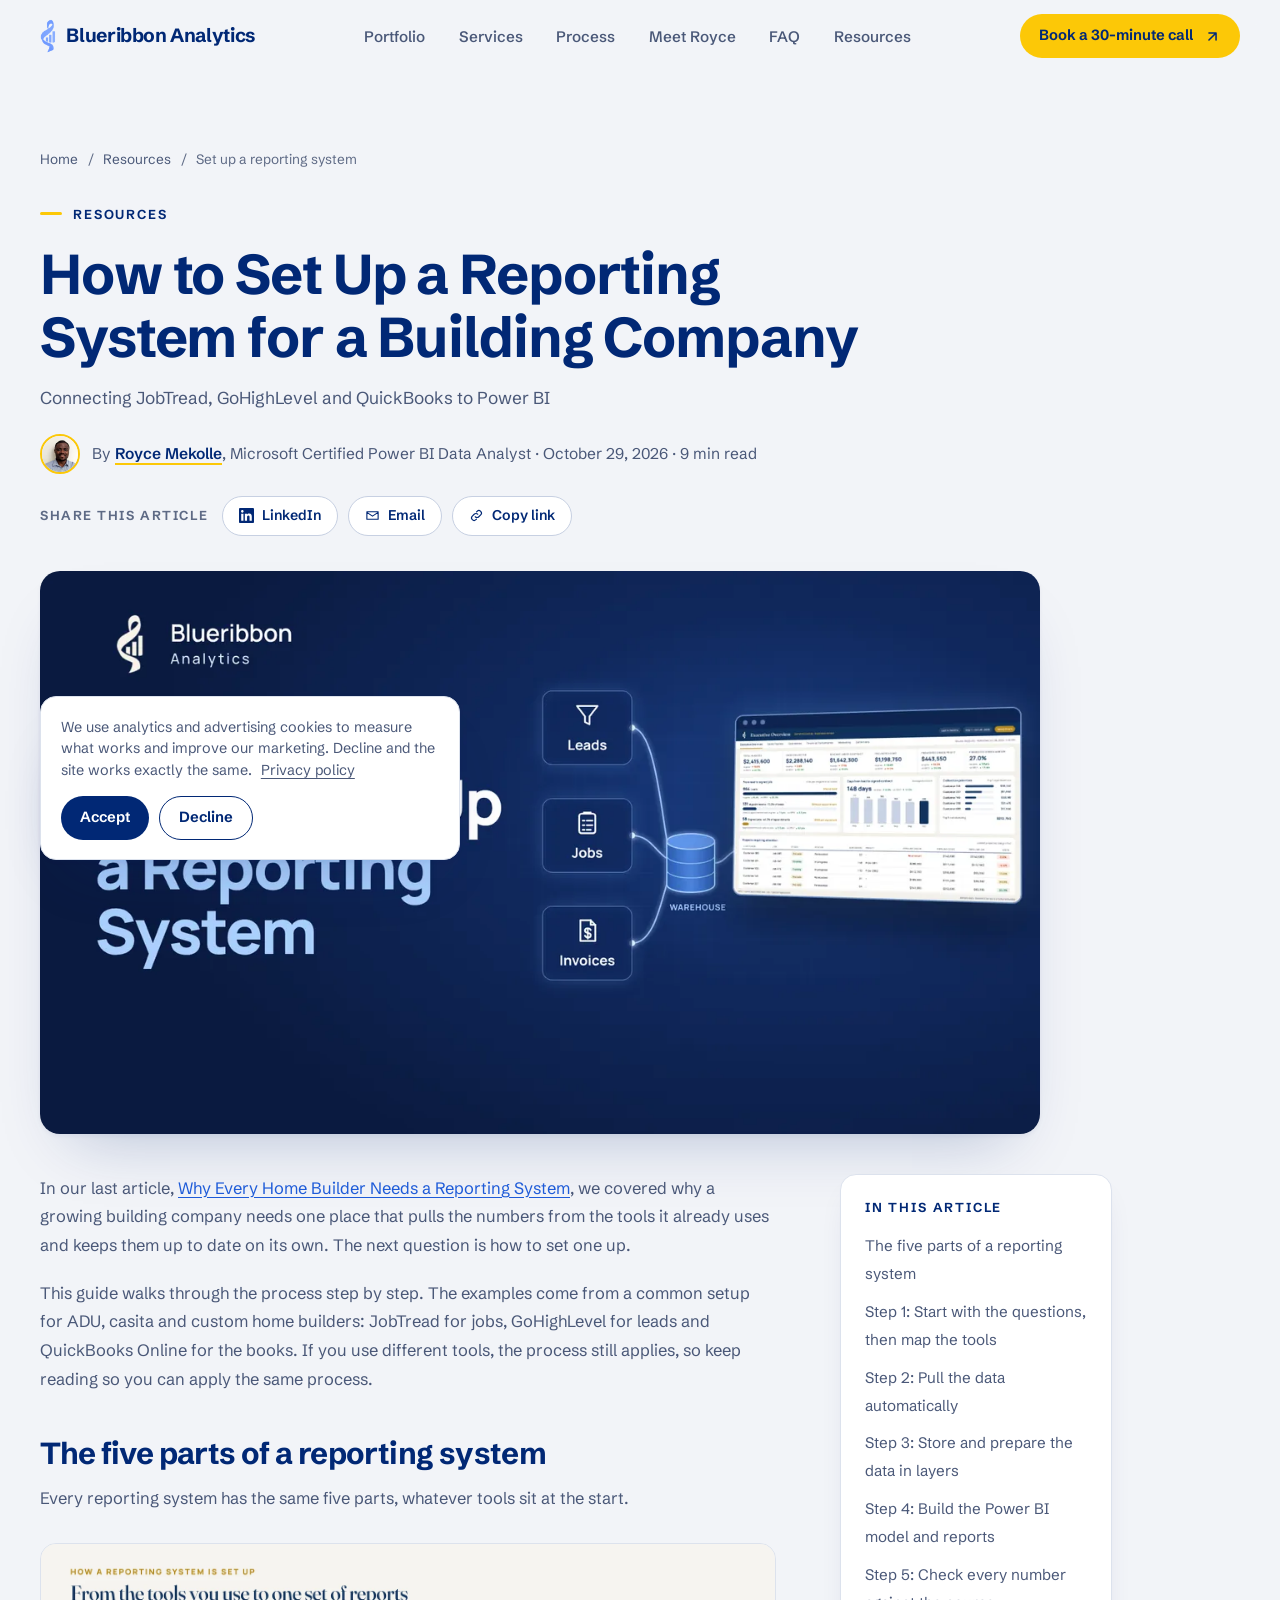
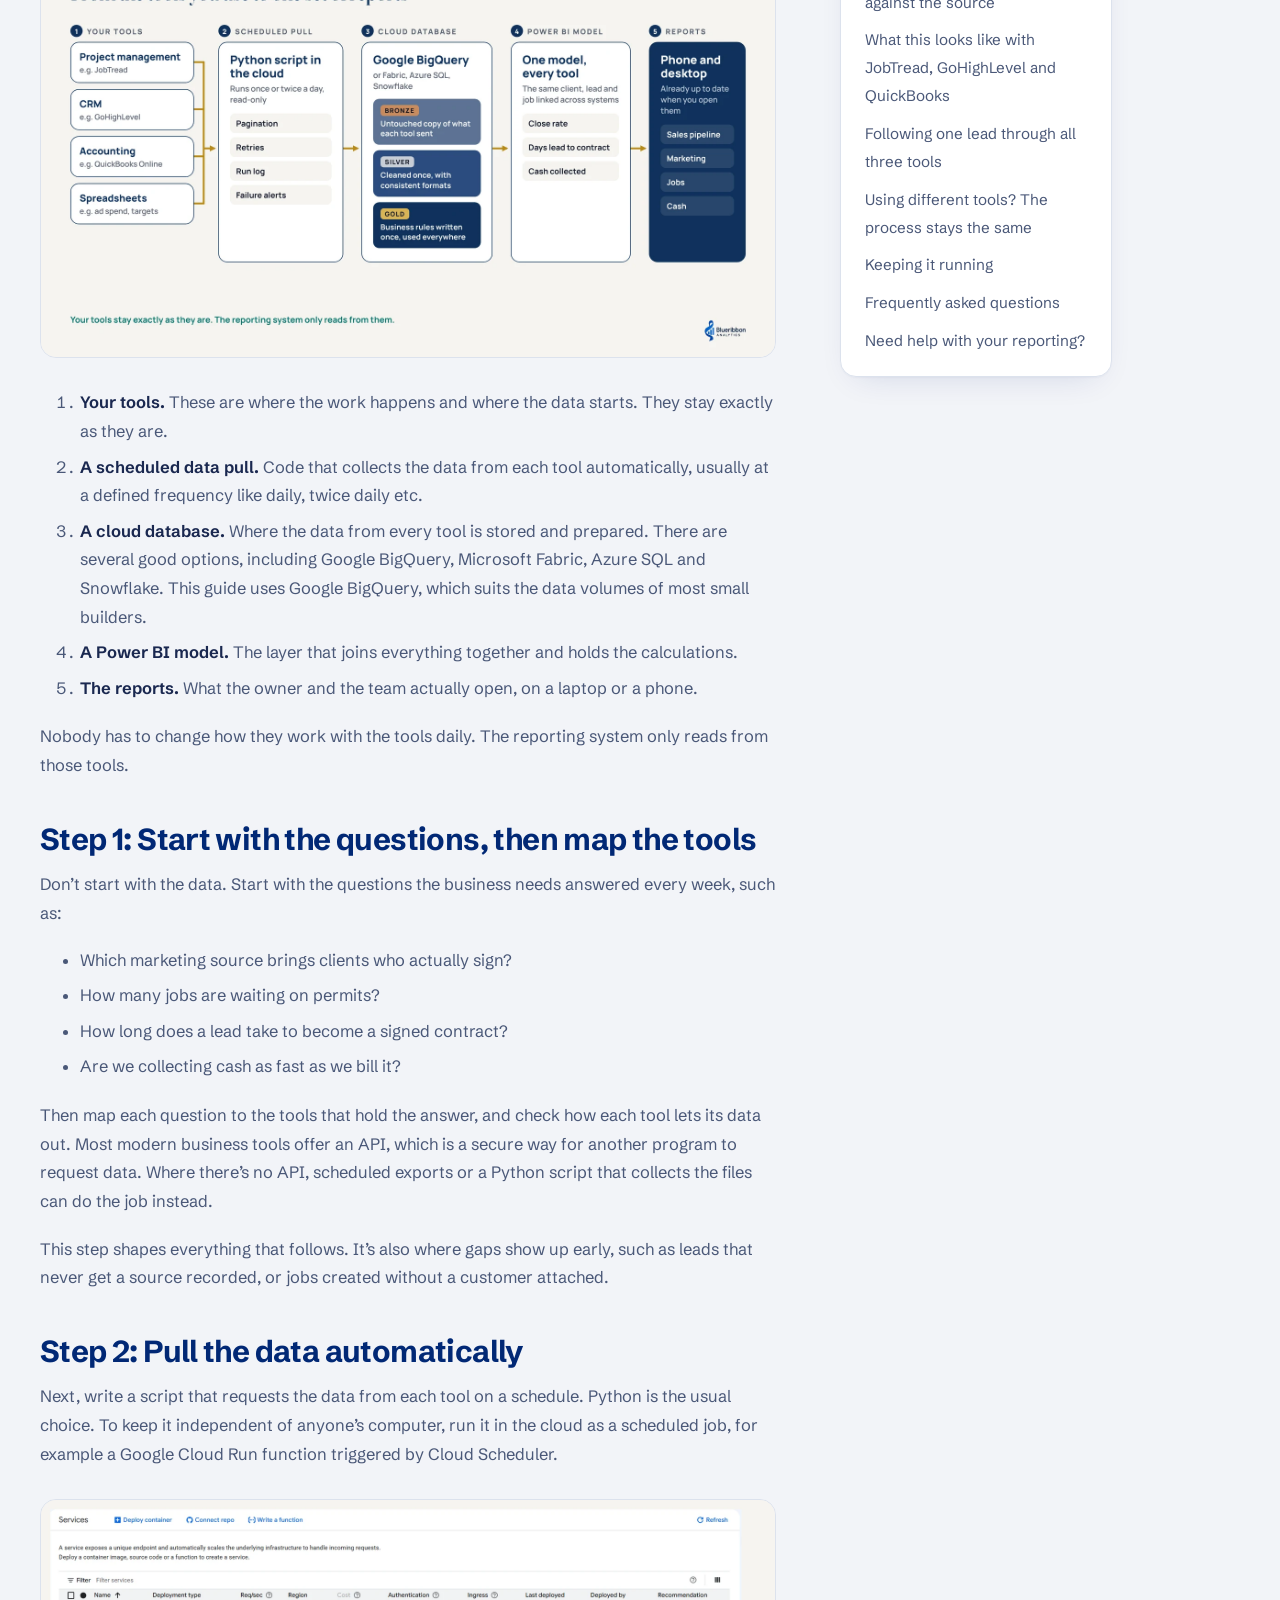
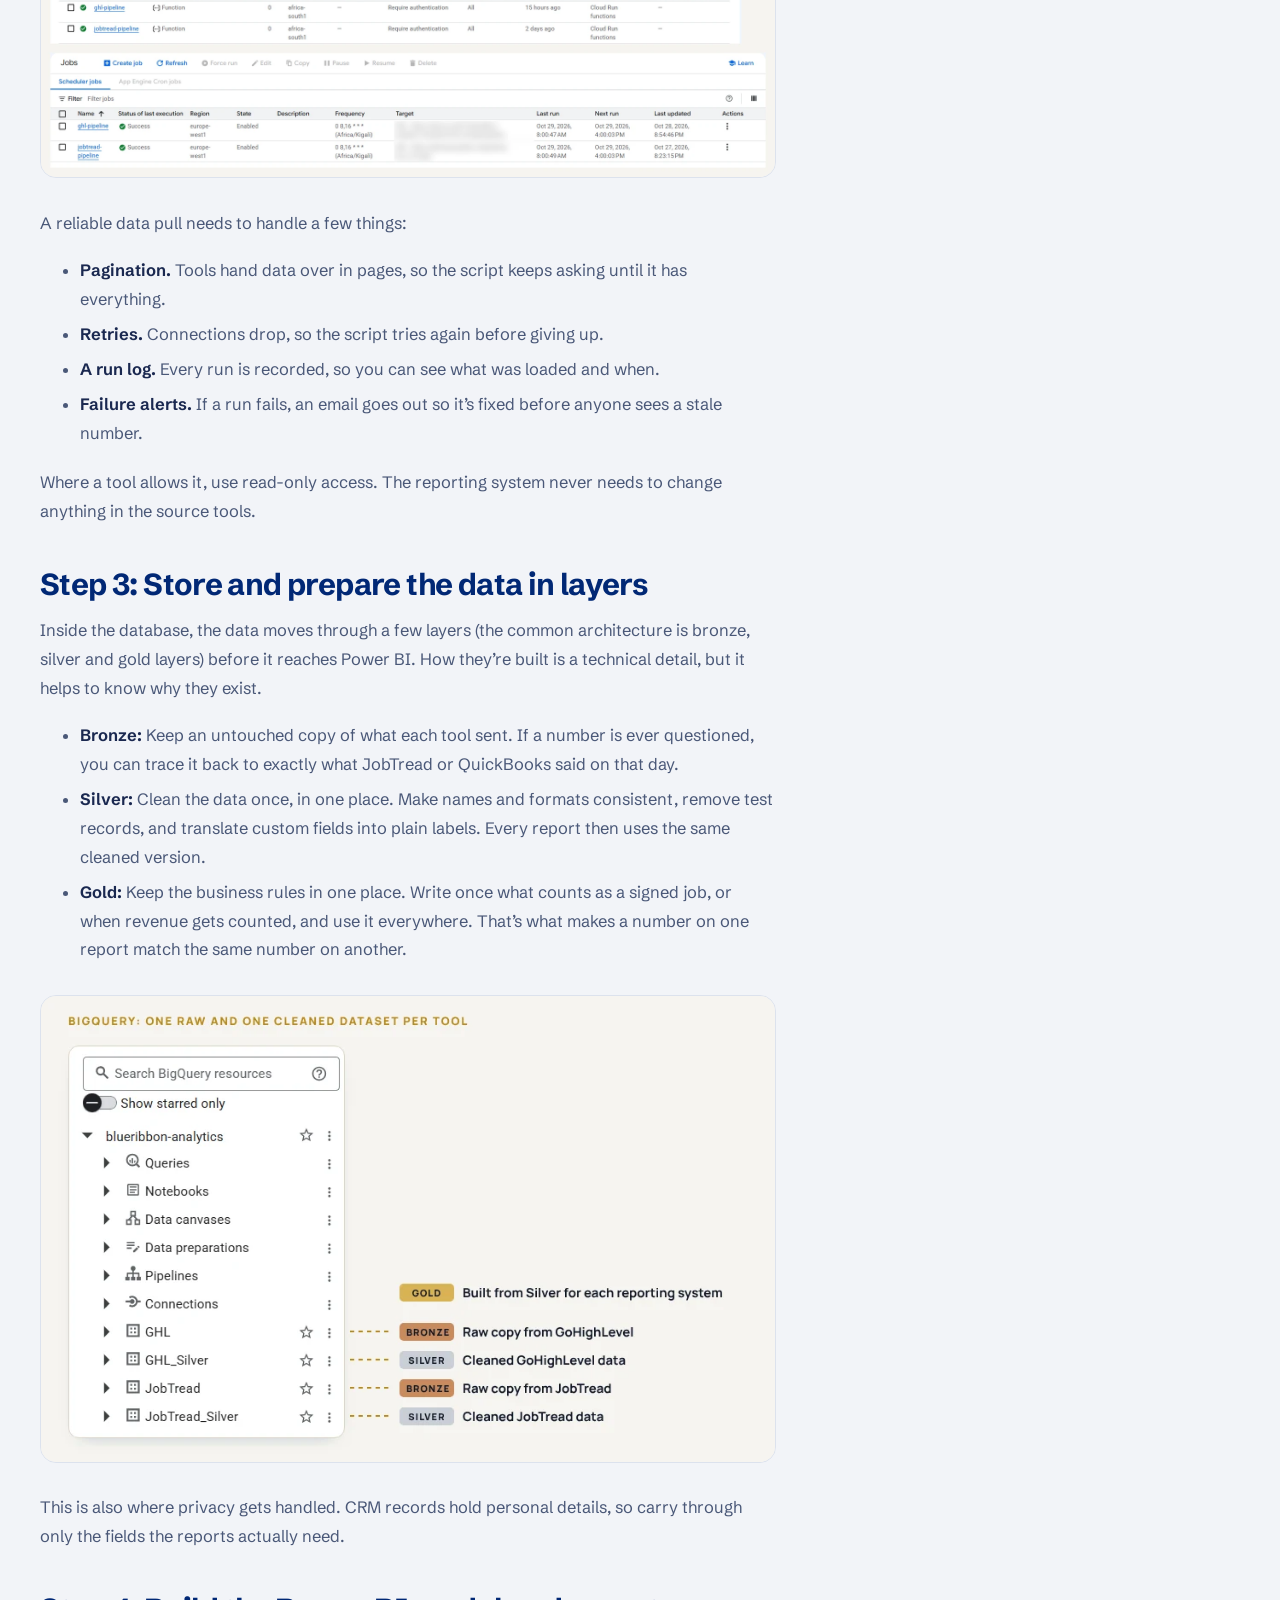
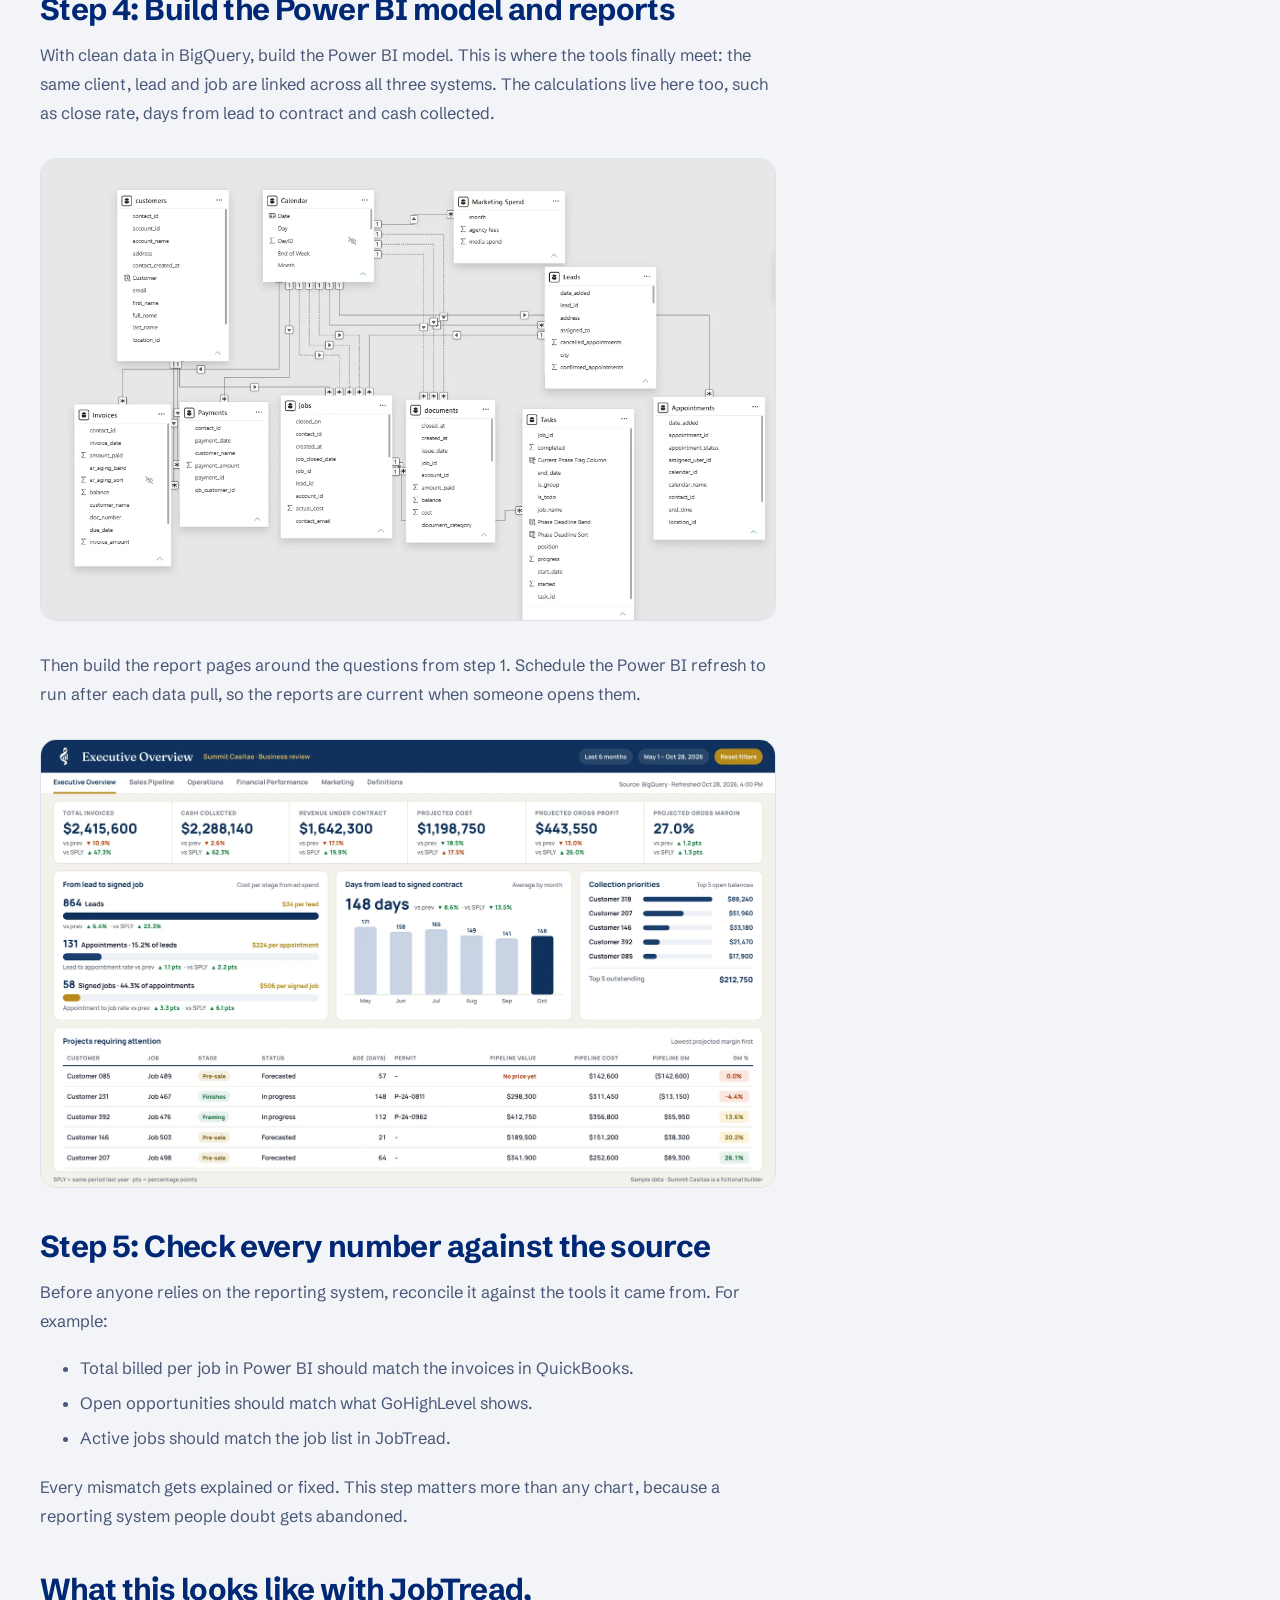
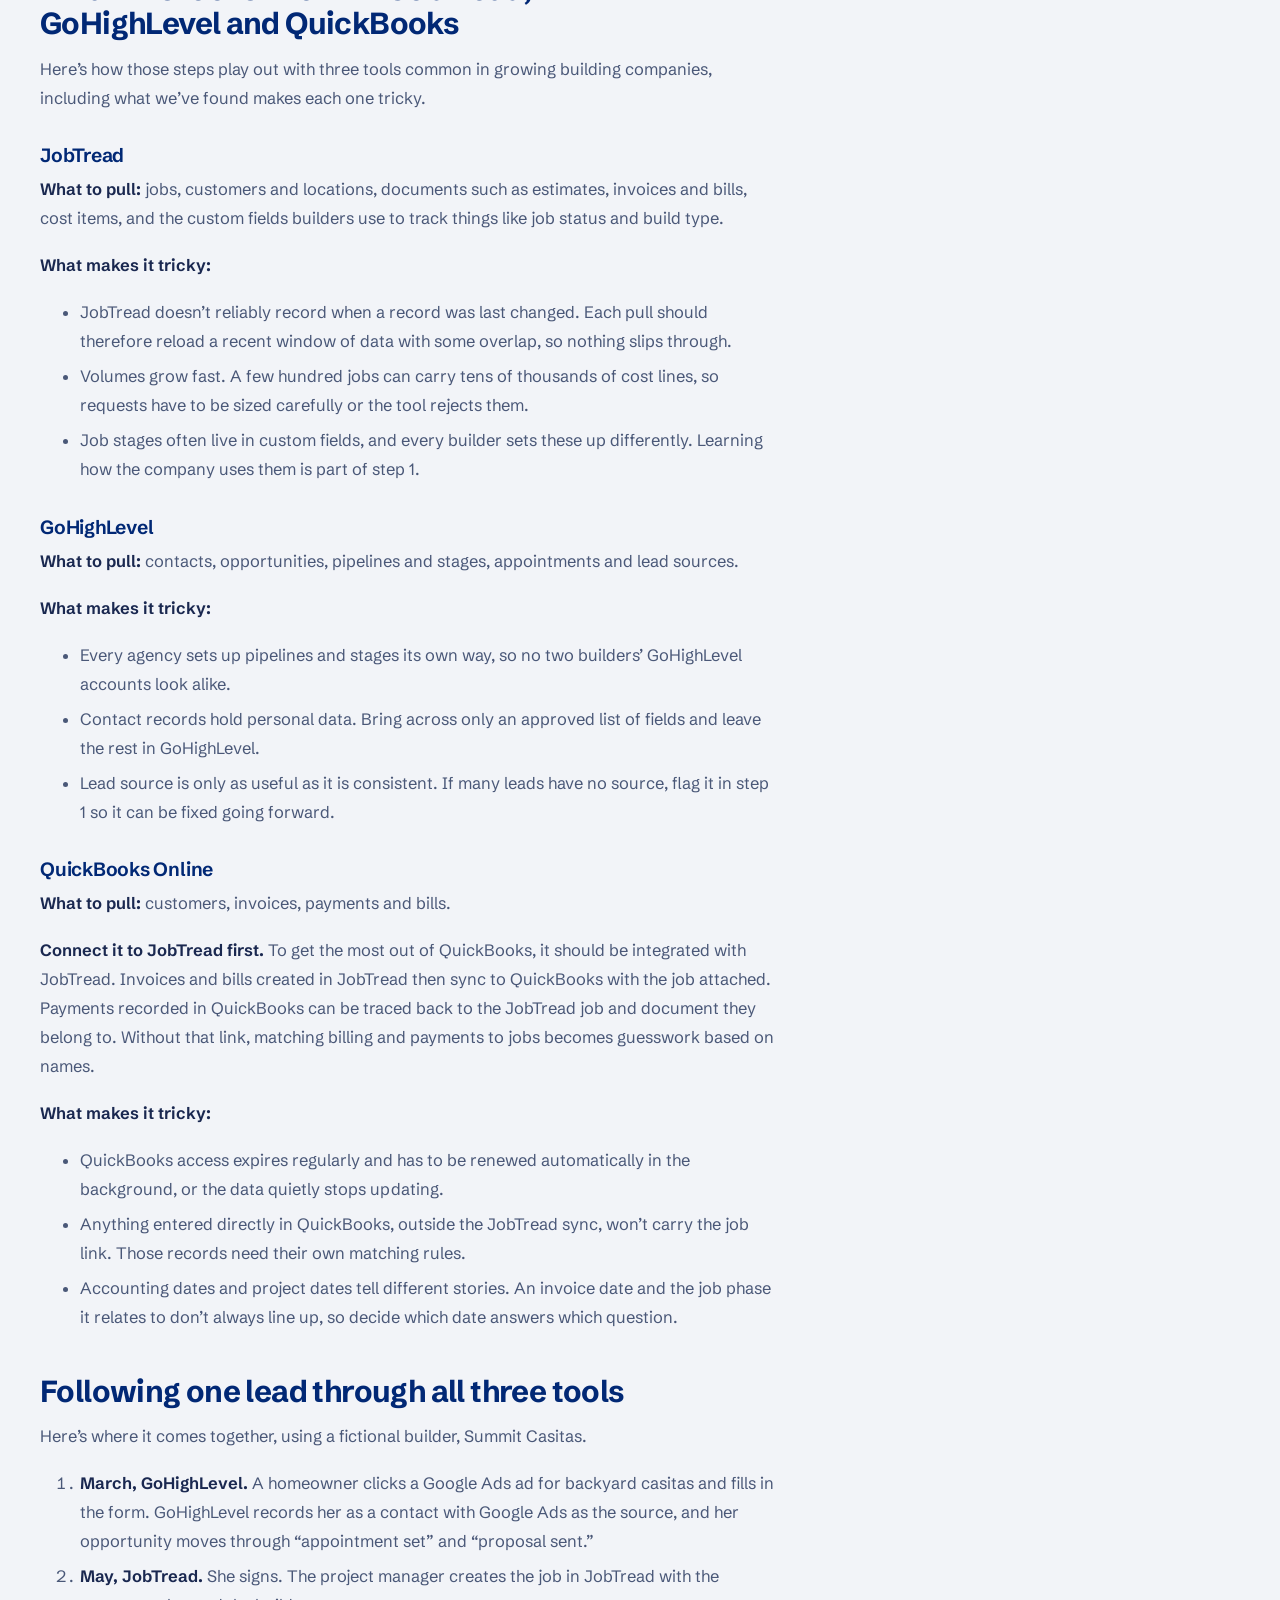
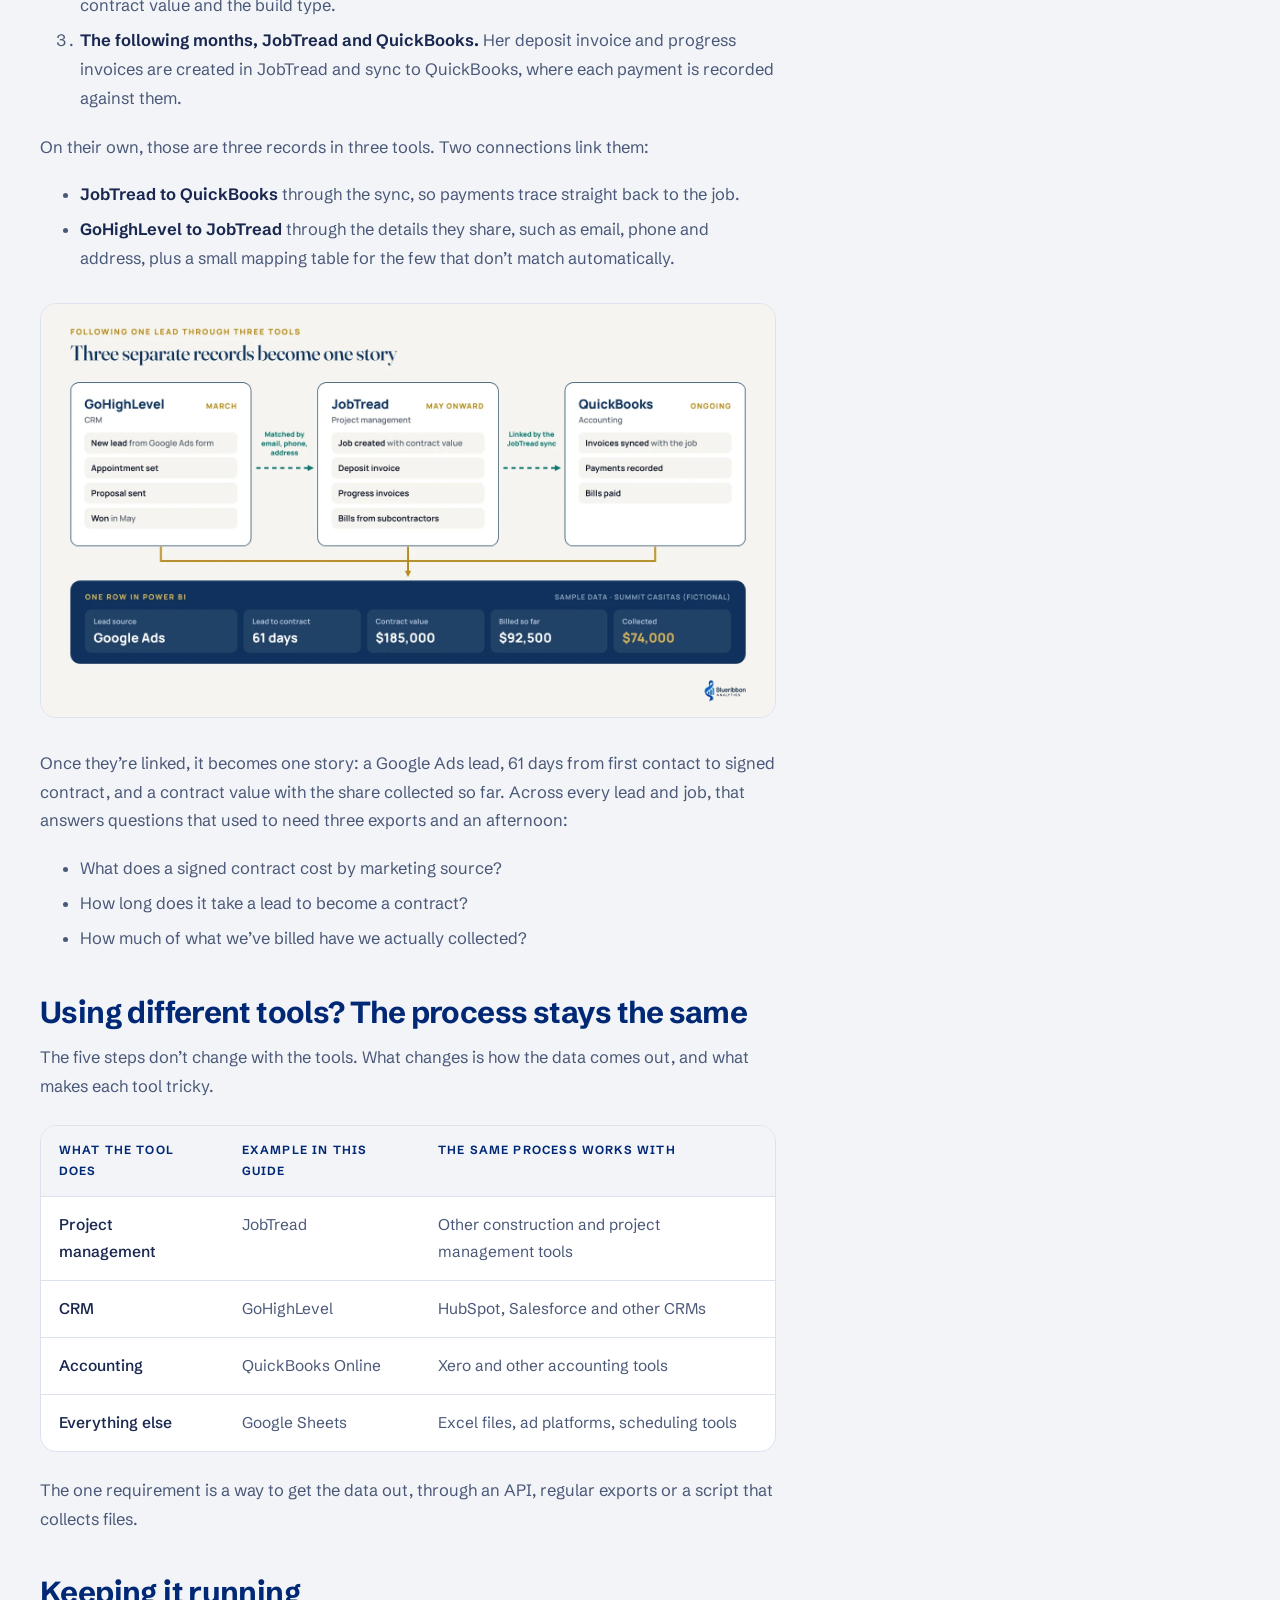
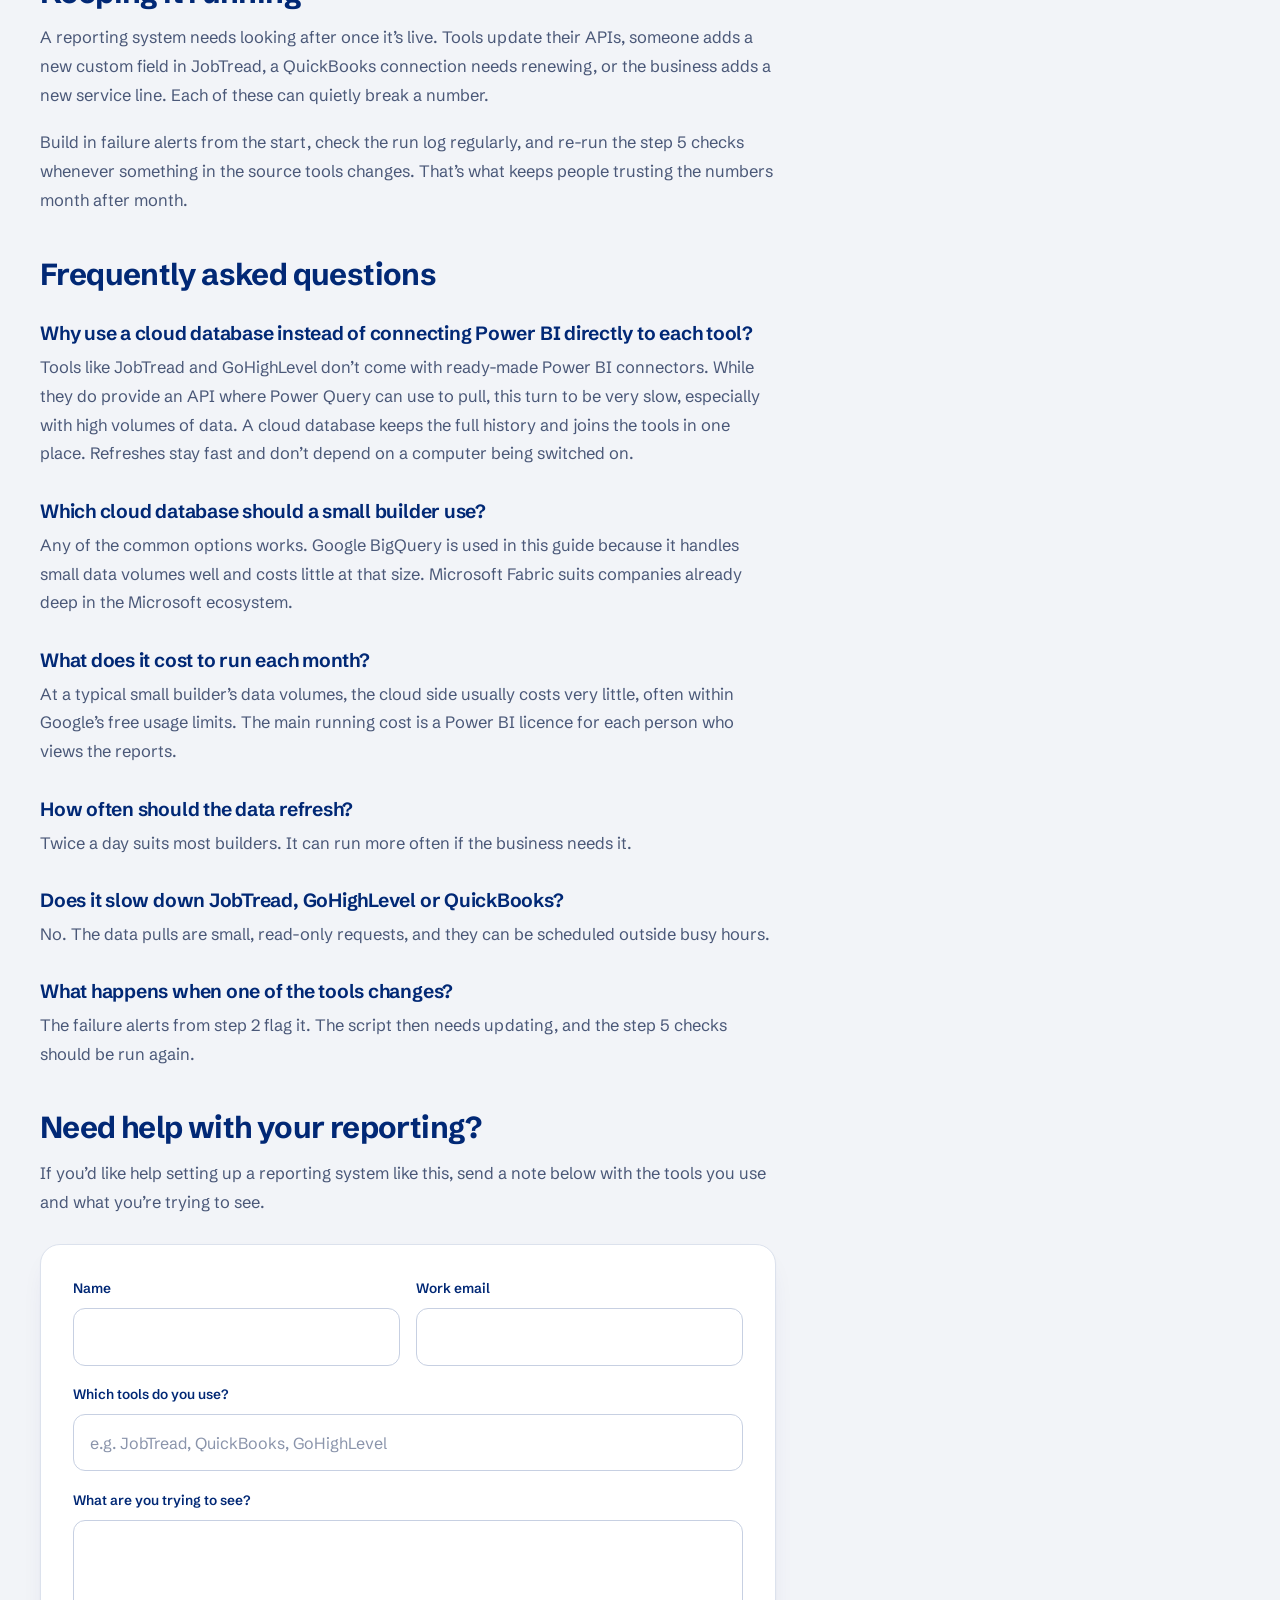
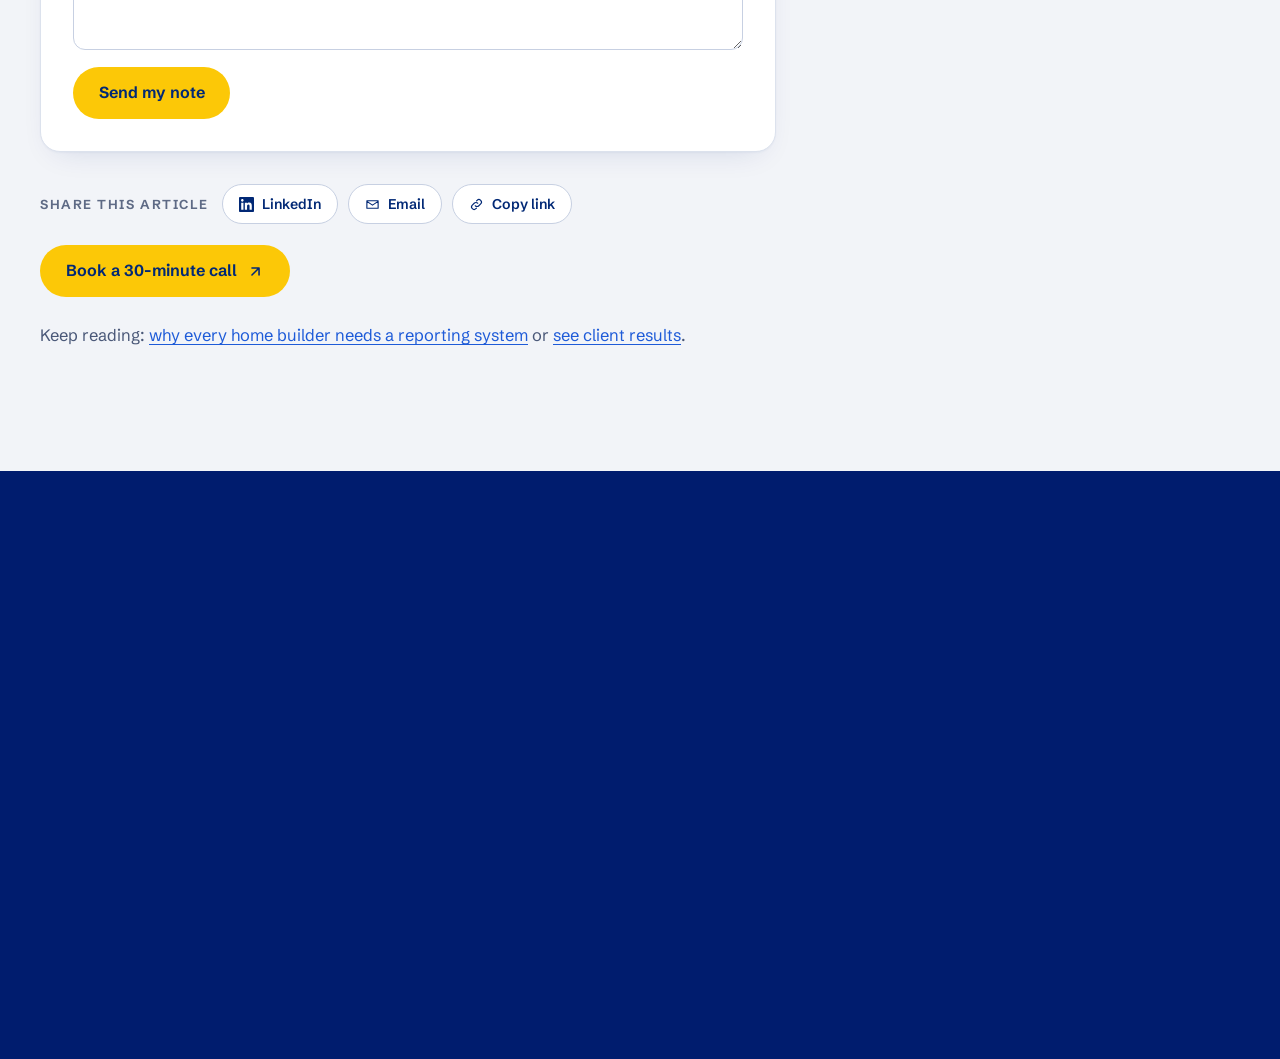
<file: resources/how-to-set-up-a-reporting-system-power-bi/index.html>
<!DOCTYPE html>
<html lang="en">
<head>
<meta charset="utf-8">
<meta name="viewport" content="width=device-width, initial-scale=1">
<title>How to Set Up a Reporting System in Power BI for Builders</title>
<meta name="description" content="A step-by-step guide to setting up a reporting system for a building company, using JobTread, GoHighLevel and QuickBooks data with BigQuery and Power BI.">
<meta name="robots" content="index, follow, max-image-preview:large">
<meta name="theme-color" content="#F2F4F8">






<link rel="canonical" href="https://blueribbonanalytics.com/resources/how-to-set-up-a-reporting-system-power-bi/">
<meta property="og:type" content="article">
<meta property="og:site_name" content="Blueribbon Analytics">
<meta property="og:title" content="How to Set Up a Reporting System for a Building Company">
<meta property="og:description" content="A step-by-step guide to setting up a reporting system for a building company, using JobTread, GoHighLevel and QuickBooks data with BigQuery and Power BI.">
<meta property="og:url" content="https://blueribbonanalytics.com/resources/how-to-set-up-a-reporting-system-power-bi/">
<meta property="og:image" content="https://blueribbonanalytics.com/images/articles/how-to-set-up-a-reporting-system-power-bi.jpg">
<meta property="og:image:width" content="1200">
<meta property="og:image:height" content="675">
<meta property="og:image:alt" content="Cover of the article How to Set Up a Reporting System: leads, jobs and invoices flowing into a warehouse and a Power BI executive overview.">
<meta property="article:published_time" content="2026-10-29">
<meta property="article:author" content="Royce Mekolle">
<meta name="twitter:card" content="summary_large_image">
<meta name="twitter:title" content="How to Set Up a Reporting System for a Building Company">
<meta name="twitter:description" content="A step-by-step guide to setting up a reporting system for a building company, using JobTread, GoHighLevel and QuickBooks data with BigQuery and Power BI.">
<meta name="twitter:image" content="https://blueribbonanalytics.com/images/articles/how-to-set-up-a-reporting-system-power-bi.jpg">
<script type="application/ld+json">
{
  "@context": "https://schema.org",
  "@type": "BlogPosting",
  "headline": "How to Set Up a Reporting System for a Building Company",
  "alternativeHeadline": "Connecting JobTread, GoHighLevel and QuickBooks to Power BI",
  "description": "A step-by-step guide to setting up a reporting system for a building company, using JobTread, GoHighLevel and QuickBooks data with BigQuery and Power BI.",
  "datePublished": "2026-10-29",
  "dateModified": "2026-10-29",
  "mainEntityOfPage": "https://blueribbonanalytics.com/resources/how-to-set-up-a-reporting-system-power-bi/",
  "image": [
    "https://blueribbonanalytics.com/images/articles/how-to-set-up-a-reporting-system-power-bi.jpg"
  ],
  "author": {
    "@type": "Person",
    "name": "Royce Mekolle",
    "image": "https://blueribbonanalytics.com/images/royce-avatar.webp",
    "url": "https://www.linkedin.com/in/roycemekolle/",
    "jobTitle": "Founder, Blueribbon Analytics"
  },
  "publisher": {
    "@type": "Organization",
    "name": "Blueribbon Analytics",
    "url": "https://blueribbonanalytics.com/",
    "logo": {
      "@type": "ImageObject",
      "url": "https://blueribbonanalytics.com/images/favicon.png"
    }
  },
  "about": [
    "Reporting systems",
    "Power BI",
    "JobTread",
    "GoHighLevel",
    "QuickBooks",
    "Google BigQuery"
  ],
  "wordCount": 1973
}
</script>
<script type="application/ld+json">
{
  "@context": "https://schema.org",
  "@type": "FAQPage",
  "mainEntity": [
    {
      "@type": "Question",
      "name": "Why use a cloud database instead of connecting Power BI directly to each tool?",
      "acceptedAnswer": {
        "@type": "Answer",
        "text": "Tools like JobTread and GoHighLevel don’t come with ready-made Power BI connectors. While they do provide an API where Power Query can use to pull, this turn to be very slow, especially with high volumes of data. A cloud database keeps the full history and joins the tools in one place. Refreshes stay fast and don’t depend on a computer being switched on."
      }
    },
    {
      "@type": "Question",
      "name": "Which cloud database should a small builder use?",
      "acceptedAnswer": {
        "@type": "Answer",
        "text": "Any of the common options works. Google BigQuery is used in this guide because it handles small data volumes well and costs little at that size. Microsoft Fabric suits companies already deep in the Microsoft ecosystem."
      }
    },
    {
      "@type": "Question",
      "name": "What does it cost to run each month?",
      "acceptedAnswer": {
        "@type": "Answer",
        "text": "At a typical small builder’s data volumes, the cloud side usually costs very little, often within Google’s free usage limits. The main running cost is a Power BI licence for each person who views the reports."
      }
    },
    {
      "@type": "Question",
      "name": "How often should the data refresh?",
      "acceptedAnswer": {
        "@type": "Answer",
        "text": "Twice a day suits most builders. It can run more often if the business needs it."
      }
    },
    {
      "@type": "Question",
      "name": "Does it slow down JobTread, GoHighLevel or QuickBooks?",
      "acceptedAnswer": {
        "@type": "Answer",
        "text": "No. The data pulls are small, read-only requests, and they can be scheduled outside busy hours."
      }
    },
    {
      "@type": "Question",
      "name": "What happens when one of the tools changes?",
      "acceptedAnswer": {
        "@type": "Answer",
        "text": "The failure alerts from step 2 flag it. The script then needs updating, and the step 5 checks should be run again."
      }
    }
  ]
}
</script>
<script type="application/ld+json">
{
  "@context": "https://schema.org",
  "@type": "BreadcrumbList",
  "itemListElement": [
    {
      "@type": "ListItem",
      "position": 1,
      "name": "Home",
      "item": "https://blueribbonanalytics.com/"
    },
    {
      "@type": "ListItem",
      "position": 2,
      "name": "Resources",
      "item": "https://blueribbonanalytics.com/resources/"
    },
    {
      "@type": "ListItem",
      "position": 3,
      "name": "How to Set Up a Reporting System for a Building Company",
      "item": "https://blueribbonanalytics.com/resources/how-to-set-up-a-reporting-system-power-bi/"
    }
  ]
}
</script>
<link rel="icon" href="../../images/favicon.png" type="image/png">
<link rel="preconnect" href="https://fonts.googleapis.com">
<link rel="preconnect" href="https://fonts.gstatic.com" crossorigin>
<link rel="stylesheet" href="https://fonts.googleapis.com/css2?family=Fraunces:ital,opsz,wght@0,9..144,400..700;1,9..144,400..700&amp;family=Manrope:wght@400..800&amp;family=JetBrains+Mono:wght@400;500&amp;display=swap" media="print" onload="this.media='all'">
<noscript><link rel="stylesheet" href="https://fonts.googleapis.com/css2?family=Fraunces:ital,opsz,wght@0,9..144,400..700;1,9..144,400..700&amp;family=Manrope:wght@400..800&amp;family=JetBrains+Mono:wght@400;500&amp;display=swap"></noscript>
<link rel="stylesheet" href="/css/site-redesign.css?v=20261102">
<script>document.documentElement.className+=' js';</script>
</head>
<body>
<a class="skip-link" href="#main">Skip to content</a>

<header class="nav" id="nav">
  <div class="shell">
    <div class="nav-in">
      <a class="brand" href="/#home" aria-label="Blueribbon Analytics, home">
        <img src="/images/mark.png" width="15" height="34" alt="">
        <span>Blueribbon Analytics</span>
      </a>
      <ul class="nav-links" id="nav-links">
        <li><a href="/#results">Portfolio</a></li>
        <li><a href="/#services">Services</a></li>
        <li><a href="/#system">Process</a></li>
        <li><a href="/#about">Meet Royce</a></li>
        <li><a href="/#faq">FAQ</a></li>
        <li><a href="/resources/" aria-current="page">Resources</a></li>
      </ul>
      <div class="nav-actions">
        <a class="btn btn-cta btn-sm" href="https://tidycal.com/royce/30-minute-meeting-m5n5yjx-mpyvo7q" data-book="nav">Book a 30-minute call <svg aria-hidden="true" viewBox="0 0 24 24"><use href="#i-arrow"/></svg></a>
        <button class="nav-toggle" id="nav-toggle" aria-controls="nav-links" aria-expanded="false" aria-label="Open menu"><svg viewBox="0 0 24 24"><path d="M4 8h16M4 16h16"/></svg></button>
      </div>
    </div>
  </div>
</header>

<svg width="0" height="0" style="position:absolute" aria-hidden="true" focusable="false"><defs><symbol id="i-arrow" viewBox="0 0 24 24"><path d="M7 17L17 7M7 7h10v10"/></symbol></defs></svg>

<main id="main" class="shell">
  <article class="panel legal-panel article" itemscope itemtype="https://schema.org/BlogPosting">
    <nav class="crumbs" aria-label="Breadcrumb"><a href="../../">Home</a><span aria-hidden="true">/</span><a href="../">Resources</a><span aria-hidden="true">/</span><span aria-current="page">Set up a reporting system</span></nav>
    <p class="eyebrow">Resources</p>
    <h1 class="h2" itemprop="headline">How to Set Up a Reporting System for a Building Company</h1>
    <p class="subhead">Connecting JobTread, GoHighLevel and QuickBooks to Power BI</p>
    <div class="byline"><img class="avatar" src="../../images/royce-avatar.webp" width="40" height="40" alt="Royce Mekolle" decoding="async" style="width:40px;height:40px;border-radius:50%;object-fit:cover"><p>By <a href="https://www.linkedin.com/in/roycemekolle/" target="_blank" rel="noopener" itemprop="author">Royce Mekolle</a>, Microsoft Certified Power BI Data Analyst <span aria-hidden="true">&middot;</span> <time datetime="2026-10-29" itemprop="datePublished">October 29, 2026</time> <span aria-hidden="true">&middot;</span> 9 min read</p></div>
    <div class="share" role="group" aria-label="Share this article">
      <span class="share-l">Share this article</span>
      <a class="share-b" href="https://www.linkedin.com/sharing/share-offsite/?url=https%3A%2F%2Fblueribbonanalytics.com%2Fresources%2Fhow-to-set-up-a-reporting-system-power-bi%2F" target="_blank" rel="noopener" data-share="linkedin"><svg aria-hidden="true" width="15" height="15" viewBox="0 0 24 24"><path fill="currentColor" d="M20.447 20.452h-3.554v-5.569c0-1.328-.027-3.037-1.852-3.037-1.853 0-2.136 1.445-2.136 2.939v5.667H9.351V9h3.414v1.561h.046c.477-.9 1.637-1.85 3.37-1.85 3.601 0 4.267 2.37 4.267 5.455v6.286zM5.337 7.433c-1.144 0-2.063-.926-2.063-2.065 0-1.138.92-2.063 2.063-2.063 1.14 0 2.064.925 2.064 2.063 0 1.139-.925 2.065-2.064 2.065zm1.782 13.019H3.555V9h3.564v11.452zM22.225 0H1.771C.792 0 0 .774 0 1.729v20.542C0 23.227.792 24 1.771 24h20.451C23.2 24 24 23.227 24 22.271V1.729C24 .774 23.2 0 22.222 0h.003z"/></svg>LinkedIn</a>
      <a class="share-b" href="mailto:?subject=How%20to%20Set%20Up%20a%20Reporting%20System%20for%20a%20Building%20Company&amp;body=Worth%20a%20read%3A%20https%3A//blueribbonanalytics.com/resources/how-to-set-up-a-reporting-system-power-bi/" data-share="email"><svg aria-hidden="true" width="15" height="15" viewBox="0 0 24 24"><path d="M3 6h18v12H3z M3 7l9 6 9-6" fill="none" stroke="currentColor" stroke-width="1.8" stroke-linecap="round" stroke-linejoin="round"/></svg>Email</a>
      <button class="share-b" type="button" data-copy="https://blueribbonanalytics.com/resources/how-to-set-up-a-reporting-system-power-bi/" data-share="copy"><svg aria-hidden="true" width="15" height="15" viewBox="0 0 24 24"><path d="M10 14a4 4 0 0 0 5.7 0l3-3a4 4 0 0 0-5.7-5.7l-1 1 M14 10a4 4 0 0 0-5.7 0l-3 3a4 4 0 0 0 5.7 5.7l1-1" fill="none" stroke="currentColor" stroke-width="1.8" stroke-linecap="round" stroke-linejoin="round"/></svg><span class="copy-t">Copy link</span></button>
    </div>

    <figure class="cover"><img src="../../images/articles/how-to-set-up-a-reporting-system-power-bi.webp" srcset="../../images/articles/how-to-set-up-a-reporting-system-power-bi-640.webp 640w, ../../images/articles/how-to-set-up-a-reporting-system-power-bi.webp 1200w" sizes="(max-width: 1100px) 92vw, 1000px" width="1200" height="675" fetchpriority="high" decoding="async" alt="Cover of the article How to Set Up a Reporting System: leads, jobs and invoices flowing into a warehouse and a Power BI executive overview."></figure>

    <div class="article-body">
    <nav class="toc" aria-label="In this article">
      <p class="toc-h">In this article</p>
      <ul><li><a href="#parts">The five parts of a reporting system</a></li><li><a href="#step-1">Step 1: Start with the questions, then map the tools</a></li><li><a href="#step-2">Step 2: Pull the data automatically</a></li><li><a href="#step-3">Step 3: Store and prepare the data in layers</a></li><li><a href="#step-4">Step 4: Build the Power BI model and reports</a></li><li><a href="#step-5">Step 5: Check every number against the source</a></li><li><a href="#tools">What this looks like with JobTread, GoHighLevel and QuickBooks</a></li><li><a href="#lead">Following one lead through all three tools</a></li><li><a href="#other-tools">Using different tools? The process stays the same</a></li><li><a href="#running">Keeping it running</a></li><li><a href="#faq">Frequently asked questions</a></li><li><a href="#help">Need help with your reporting?</a></li></ul>
    </nav>

    <div class="legal prose" itemprop="articleBody">
      <p>In our last article, <a href="https://blueribbonanalytics.com/resources/why-every-home-builder-needs-a-reporting-system/">Why Every Home Builder Needs a Reporting System</a>, we covered why a growing building company needs one place that pulls the numbers from the tools it already uses and keeps them up to date on its own. The next question is how to set one up.</p><p>This guide walks through the process step by step. The examples come from a common setup for ADU, casita and custom home builders: JobTread for jobs, GoHighLevel for leads and QuickBooks Online for the books. If you use different tools, the process still applies, so keep reading so you can apply the same process.</p><h2 id="parts">The five parts of a reporting system</h2><p>Every reporting system has the same five parts, whatever tools sit at the start.</p><figure><img src="../../images/articles/setup-five-parts.webp" width="1600" height="900" loading="lazy" decoding="async" alt="Diagram of the five parts of a reporting system: your tools, a scheduled Python script in the cloud, a Google BigQuery database with bronze, silver and gold layers, a Power BI model, and reports on phone and desktop."></figure><ol><li><strong>Your tools.</strong> These are where the work happens and where the data starts. They stay exactly as they are.</li><li><strong>A scheduled data pull.</strong> Code that collects the data from each tool automatically, usually at a defined frequency like daily, twice daily etc.</li><li><strong>A cloud database.</strong> Where the data from every tool is stored and prepared. There are several good options, including Google BigQuery, Microsoft Fabric, Azure SQL and Snowflake. This guide uses Google BigQuery, which suits the data volumes of most small builders.</li><li><strong>A Power BI model.</strong> The layer that joins everything together and holds the calculations.</li><li><strong>The reports.</strong> What the owner and the team actually open, on a laptop or a phone.</li></ol><p>Nobody has to change how they work with the tools daily. The reporting system only reads from those tools.</p><h2 id="step-1">Step 1: Start with the questions, then map the tools</h2><p>Don’t start with the data. Start with the questions the business needs answered every week, such as:</p><ul><li>Which marketing source brings clients who actually sign?</li><li>How many jobs are waiting on permits?</li><li>How long does a lead take to become a signed contract?</li><li>Are we collecting cash as fast as we bill it?</li></ul><p>Then map each question to the tools that hold the answer, and check how each tool lets its data out. Most modern business tools offer an API, which is a secure way for another program to request data. Where there’s no API, scheduled exports or a Python script that collects the files can do the job instead.</p><p>This step shapes everything that follows. It’s also where gaps show up early, such as leads that never get a source recorded, or jobs created without a customer attached.</p><h2 id="step-2">Step 2: Pull the data automatically</h2><p>Next, write a script that requests the data from each tool on a schedule. Python is the usual choice. To keep it independent of anyone’s computer, run it in the cloud as a scheduled job, for example a Google Cloud Run function triggered by Cloud Scheduler.</p><figure><img src="../../images/articles/setup-cloud-run.webp" width="1600" height="604" loading="lazy" decoding="async" alt="Screenshot of a Google Cloud Run function and the Cloud Scheduler job that runs the data pull on a schedule."></figure><p>A reliable data pull needs to handle a few things:</p><ul><li><strong>Pagination.</strong> Tools hand data over in pages, so the script keeps asking until it has everything.</li><li><strong>Retries.</strong> Connections drop, so the script tries again before giving up.</li><li><strong>A run log.</strong> Every run is recorded, so you can see what was loaded and when.</li><li><strong>Failure alerts.</strong> If a run fails, an email goes out so it’s fixed before anyone sees a stale number.</li></ul><p>Where a tool allows it, use read-only access. The reporting system never needs to change anything in the source tools.</p><h2 id="step-3">Step 3: Store and prepare the data in layers</h2><p>Inside the database, the data moves through a few layers (the common architecture is bronze, silver and gold layers) before it reaches Power BI. How they’re built is a technical detail, but it helps to know why they exist.</p><ul><li><strong>Bronze:</strong> Keep an untouched copy of what each tool sent. If a number is ever questioned, you can trace it back to exactly what JobTread or QuickBooks said on that day.</li><li><strong>Silver:</strong> Clean the data once, in one place. Make names and formats consistent, remove test records, and translate custom fields into plain labels. Every report then uses the same cleaned version.</li><li><strong>Gold:</strong> Keep the business rules in one place. Write once what counts as a signed job, or when revenue gets counted, and use it everywhere. That’s what makes a number on one report match the same number on another.</li></ul><figure><img src="../../images/articles/setup-bigquery-layers.webp" width="860" height="546" loading="lazy" decoding="async" alt="Screenshot of BigQuery showing the bronze, silver and gold layers of a reporting database."></figure><p>This is also where privacy gets handled. CRM records hold personal details, so carry through only the fields the reports actually need.</p><h2 id="step-4">Step 4: Build the Power BI model and reports</h2><p>With clean data in BigQuery, build the Power BI model. This is where the tools finally meet: the same client, lead and job are linked across all three systems. The calculations live here too, such as close rate, days from lead to contract and cash collected.</p><figure><img src="../../images/articles/setup-power-bi-model.webp" width="1232" height="774" loading="lazy" decoding="async" alt="Screenshot of a Power BI data model linking clients, leads, jobs, invoices and payments."></figure><p>Then build the report pages around the questions from step 1. Schedule the Power BI refresh to run after each data pull, so the reports are current when someone opens them.</p><figure><img src="../../images/articles/setup-executive-overview.webp" width="1600" height="973" loading="lazy" decoding="async" alt="Sample Power BI Executive Overview report for a fictional builder, Summit Casitas, showing total invoiced, cash collected, the lead to signed job funnel, days from lead to signed contract and projects requiring attention."></figure><h2 id="step-5">Step 5: Check every number against the source</h2><p>Before anyone relies on the reporting system, reconcile it against the tools it came from. For example:</p><ul><li>Total billed per job in Power BI should match the invoices in QuickBooks.</li><li>Open opportunities should match what GoHighLevel shows.</li><li>Active jobs should match the job list in JobTread.</li></ul><p>Every mismatch gets explained or fixed. This step matters more than any chart, because a reporting system people doubt gets abandoned.</p><h2 id="tools">What this looks like with JobTread, GoHighLevel and QuickBooks</h2><p>Here’s how those steps play out with three tools common in growing building companies, including what we’ve found makes each one tricky.</p><h3>JobTread</h3><p><strong>What to pull:</strong> jobs, customers and locations, documents such as estimates, invoices and bills, cost items, and the custom fields builders use to track things like job status and build type.</p><p><strong>What makes it tricky:</strong></p><ul><li>JobTread doesn’t reliably record when a record was last changed. Each pull should therefore reload a recent window of data with some overlap, so nothing slips through.</li><li>Volumes grow fast. A few hundred jobs can carry tens of thousands of cost lines, so requests have to be sized carefully or the tool rejects them.</li><li>Job stages often live in custom fields, and every builder sets these up differently. Learning how the company uses them is part of step 1.</li></ul><h3>GoHighLevel</h3><p><strong>What to pull:</strong> contacts, opportunities, pipelines and stages, appointments and lead sources.</p><p><strong>What makes it tricky:</strong></p><ul><li>Every agency sets up pipelines and stages its own way, so no two builders’ GoHighLevel accounts look alike.</li><li>Contact records hold personal data. Bring across only an approved list of fields and leave the rest in GoHighLevel.</li><li>Lead source is only as useful as it is consistent. If many leads have no source, flag it in step 1 so it can be fixed going forward.</li></ul><h3>QuickBooks Online</h3><p><strong>What to pull:</strong> customers, invoices, payments and bills.</p><p><strong>Connect it to JobTread first.</strong> To get the most out of QuickBooks, it should be integrated with JobTread. Invoices and bills created in JobTread then sync to QuickBooks with the job attached. Payments recorded in QuickBooks can be traced back to the JobTread job and document they belong to. Without that link, matching billing and payments to jobs becomes guesswork based on names.</p><p><strong>What makes it tricky:</strong></p><ul><li>QuickBooks access expires regularly and has to be renewed automatically in the background, or the data quietly stops updating.</li><li>Anything entered directly in QuickBooks, outside the JobTread sync, won’t carry the job link. Those records need their own matching rules.</li><li>Accounting dates and project dates tell different stories. An invoice date and the job phase it relates to don’t always line up, so decide which date answers which question.</li></ul><h2 id="lead">Following one lead through all three tools</h2><p>Here’s where it comes together, using a fictional builder, Summit Casitas.</p><ol><li><strong>March, GoHighLevel.</strong> A homeowner clicks a Google Ads ad for backyard casitas and fills in the form. GoHighLevel records her as a contact with Google Ads as the source, and her opportunity moves through “appointment set” and “proposal sent.”</li><li><strong>May, JobTread.</strong> She signs. The project manager creates the job in JobTread with the contract value and the build type.</li><li><strong>The following months, JobTread and QuickBooks.</strong> Her deposit invoice and progress invoices are created in JobTread and sync to QuickBooks, where each payment is recorded against them.</li></ol><p>On their own, those are three records in three tools. Two connections link them:</p><ul><li><strong>JobTread to QuickBooks</strong> through the sync, so payments trace straight back to the job.</li><li><strong>GoHighLevel to JobTread</strong> through the details they share, such as email, phone and address, plus a small mapping table for the few that don’t match automatically.</li></ul><figure><img src="../../images/articles/setup-lead-journey.webp" width="1600" height="900" loading="lazy" decoding="async" alt="Diagram following one lead from GoHighLevel to JobTread to QuickBooks, ending as one row in Power BI: Google Ads source, 61 days to contract, $185,000 contract value, $92,500 billed and $74,000 collected."></figure><p>Once they’re linked, it becomes one story: a Google Ads lead, 61 days from first contact to signed contract, and a contract value with the share collected so far. Across every lead and job, that answers questions that used to need three exports and an afternoon:</p><ul><li>What does a signed contract cost by marketing source?</li><li>How long does it take a lead to become a contract?</li><li>How much of what we’ve billed have we actually collected?</li></ul><h2 id="other-tools">Using different tools? The process stays the same</h2><p>The five steps don’t change with the tools. What changes is how the data comes out, and what makes each tool tricky.</p><div class="tbl"><table><thead><tr><th scope="col">What the tool does</th><th scope="col">Example in this guide</th><th scope="col">The same process works with</th></tr></thead><tbody><tr><td>Project management</td><td>JobTread</td><td>Other construction and project management tools</td></tr><tr><td>CRM</td><td>GoHighLevel</td><td>HubSpot, Salesforce and other CRMs</td></tr><tr><td>Accounting</td><td>QuickBooks Online</td><td>Xero and other accounting tools</td></tr><tr><td>Everything else</td><td>Google Sheets</td><td>Excel files, ad platforms, scheduling tools</td></tr></tbody></table></div><p>The one requirement is a way to get the data out, through an API, regular exports or a script that collects files.</p><h2 id="running">Keeping it running</h2><p>A reporting system needs looking after once it’s live. Tools update their APIs, someone adds a new custom field in JobTread, a QuickBooks connection needs renewing, or the business adds a new service line. Each of these can quietly break a number.</p><p>Build in failure alerts from the start, check the run log regularly, and re-run the step 5 checks whenever something in the source tools changes. That’s what keeps people trusting the numbers month after month.</p><h2 id="faq">Frequently asked questions</h2><h3>Why use a cloud database instead of connecting Power BI directly to each tool?</h3><p>Tools like JobTread and GoHighLevel don’t come with ready-made Power BI connectors. While they do provide an API where Power Query can use to pull, this turn to be very slow, especially with high volumes of data. A cloud database keeps the full history and joins the tools in one place. Refreshes stay fast and don’t depend on a computer being switched on.</p><h3>Which cloud database should a small builder use?</h3><p>Any of the common options works. Google BigQuery is used in this guide because it handles small data volumes well and costs little at that size. Microsoft Fabric suits companies already deep in the Microsoft ecosystem.</p><h3>What does it cost to run each month?</h3><p>At a typical small builder’s data volumes, the cloud side usually costs very little, often within Google’s free usage limits. The main running cost is a Power BI licence for each person who views the reports.</p><h3>How often should the data refresh?</h3><p>Twice a day suits most builders. It can run more often if the business needs it.</p><h3>Does it slow down JobTread, GoHighLevel or QuickBooks?</h3><p>No. The data pulls are small, read-only requests, and they can be scheduled outside busy hours.</p><h3>What happens when one of the tools changes?</h3><p>The failure alerts from step 2 flag it. The script then needs updating, and the step 5 checks should be run again.</p><h2 id="help">Need help with your reporting?</h2><p>If you’d like help setting up a reporting system like this, send a note below with the tools you use and what you’re trying to see.</p>
      <form class="qform article-form" id="aform" action="https://api.web3forms.com/submit" method="POST" data-success="Thanks, your note is on its way. I’ll reply by email.">
        <input type="hidden" name="access_key" value="f4418f3c-71ec-45c3-b4f8-87b9f2bc95b7">
        <input type="hidden" name="subject" value="Blog: how to set up a reporting system">
        <input type="hidden" name="from_name" value="Blueribbon Analytics Website">
        <input type="checkbox" name="botcheck" class="hp" tabindex="-1" autocomplete="off" aria-label="Leave this box empty">
        <div class="frow">
          <div class="field"><label for="a-name">Name</label><input id="a-name" name="name" type="text" autocomplete="name" required></div>
          <div class="field"><label for="a-email">Work email</label><input id="a-email" name="email" type="email" autocomplete="email" required></div>
        </div>
        <div class="field"><label for="a-tools">Which tools do you use?</label><input id="a-tools" name="tools" type="text" placeholder="e.g. JobTread, QuickBooks, GoHighLevel"></div>
        <div class="field"><label for="a-msg">What are you trying to see?</label><textarea id="a-msg" name="message" required></textarea></div>
        <div class="fact"><button class="btn btn-cta" type="submit">Send my note</button><span class="status" role="status" aria-live="polite"></span></div>
      </form>
      <div class="share" role="group" aria-label="Share this article">
      <span class="share-l">Share this article</span>
      <a class="share-b" href="https://www.linkedin.com/sharing/share-offsite/?url=https%3A%2F%2Fblueribbonanalytics.com%2Fresources%2Fhow-to-set-up-a-reporting-system-power-bi%2F" target="_blank" rel="noopener" data-share="linkedin"><svg aria-hidden="true" width="15" height="15" viewBox="0 0 24 24"><path fill="currentColor" d="M20.447 20.452h-3.554v-5.569c0-1.328-.027-3.037-1.852-3.037-1.853 0-2.136 1.445-2.136 2.939v5.667H9.351V9h3.414v1.561h.046c.477-.9 1.637-1.85 3.37-1.85 3.601 0 4.267 2.37 4.267 5.455v6.286zM5.337 7.433c-1.144 0-2.063-.926-2.063-2.065 0-1.138.92-2.063 2.063-2.063 1.14 0 2.064.925 2.064 2.063 0 1.139-.925 2.065-2.064 2.065zm1.782 13.019H3.555V9h3.564v11.452zM22.225 0H1.771C.792 0 0 .774 0 1.729v20.542C0 23.227.792 24 1.771 24h20.451C23.2 24 24 23.227 24 22.271V1.729C24 .774 23.2 0 22.222 0h.003z"/></svg>LinkedIn</a>
      <a class="share-b" href="mailto:?subject=How%20to%20Set%20Up%20a%20Reporting%20System%20for%20a%20Building%20Company&amp;body=Worth%20a%20read%3A%20https%3A//blueribbonanalytics.com/resources/how-to-set-up-a-reporting-system-power-bi/" data-share="email"><svg aria-hidden="true" width="15" height="15" viewBox="0 0 24 24"><path d="M3 6h18v12H3z M3 7l9 6 9-6" fill="none" stroke="currentColor" stroke-width="1.8" stroke-linecap="round" stroke-linejoin="round"/></svg>Email</a>
      <button class="share-b" type="button" data-copy="https://blueribbonanalytics.com/resources/how-to-set-up-a-reporting-system-power-bi/" data-share="copy"><svg aria-hidden="true" width="15" height="15" viewBox="0 0 24 24"><path d="M10 14a4 4 0 0 0 5.7 0l3-3a4 4 0 0 0-5.7-5.7l-1 1 M14 10a4 4 0 0 0-5.7 0l-3 3a4 4 0 0 0 5.7 5.7l1-1" fill="none" stroke="currentColor" stroke-width="1.8" stroke-linecap="round" stroke-linejoin="round"/></svg><span class="copy-t">Copy link</span></button>
    </div>
      <div class="sec-cta"><a class="btn btn-cta" href="https://tidycal.com/royce/30-minute-meeting-m5n5yjx-mpyvo7q" data-book="article">Book a 30-minute call <svg aria-hidden="true" viewBox="0 0 24 24"><use href="#i-arrow"/></svg></a></div>
      <p class="related">Keep reading: <a href="../why-every-home-builder-needs-a-reporting-system/">why every home builder needs a reporting system</a> or <a href="../../#results">see client results</a>.</p>
    </div>
    </div>
  </article>
</main>

<footer class="shell"><div class="panel foot-panel">
  <div class="ft">
    <div>
      <div class="ft-brand"><img src="/images/mark.png" width="21" height="46" loading="lazy" alt=""><span>Blueribbon Analytics</span></div>
      <p>Blueribbon connects your business data into one trusted reporting system, so you can make decisions with confidence.</p>
    </div>
    <div>
      <p class="fh">Navigate</p>
      <ul><li><a href="/#clients">Client testimonials</a></li><li><a href="/#results">Portfolio</a></li><li><a href="/#services">Services</a></li><li><a href="/#system">Process</a></li><li><a href="/#about">Meet Royce</a></li><li><a href="/#faq">FAQ</a></li><li><a href="/resources/">Resources</a></li><li><a href="/#question">Ask a question</a></li></ul>
    </div>
    <div>
      <p class="fh">Connect</p>
      <ul><li><a href="mailto:royce@blueribbonanalytics.com">royce@blueribbonanalytics.com</a></li><li><a class="in" href="https://www.linkedin.com/in/roycemekolle/" target="_blank" rel="noopener" aria-label="Royce Mekolle on LinkedIn"><svg aria-hidden="true" viewBox="0 0 24 24"><path fill="currentColor" d="M20.447 20.452h-3.554v-5.569c0-1.328-.027-3.037-1.852-3.037-1.853 0-2.136 1.445-2.136 2.939v5.667H9.351V9h3.414v1.561h.046c.477-.9 1.637-1.85 3.37-1.85 3.601 0 4.267 2.37 4.267 5.455v6.286zM5.337 7.433c-1.144 0-2.063-.926-2.063-2.065 0-1.138.92-2.063 2.063-2.063 1.14 0 2.064.925 2.064 2.063 0 1.139-.925 2.065-2.064 2.065zm1.782 13.019H3.555V9h3.564v11.452zM22.225 0H1.771C.792 0 0 .774 0 1.729v20.542C0 23.227.792 24 1.771 24h20.451C23.2 24 24 23.227 24 22.271V1.729C24 .774 23.2 0 22.222 0h.003z"/></svg>LinkedIn</a></li></ul>
    </div>
    <div>
      <p class="fh">Let’s talk</p>
      <ul><li><a href="https://tidycal.com/royce/30-minute-meeting-m5n5yjx-mpyvo7q" target="_blank" rel="noopener" data-book="footer">Book a 30-minute call</a></li></ul>
    </div>
  </div>
  <div class="foot">
    <span>&copy; <span id="year">2026</span> Blueribbon Analytics. All rights reserved.</span>
    <a class="linkbtn" href="https://blueribbonanalytics.com/privacy/" target="_blank" rel="noopener">Privacy policy</a>
    <button type="button" class="linkbtn" id="consent-open">Cookie settings</button>
    <span class="tm">Product names are trademarks of their respective owners. Blueribbon is not affiliated with or endorsed by them.</span>
  </div>
</div></footer>
<div class="consent" id="consent" role="dialog" aria-label="Cookie preferences" hidden>
  <p>We use analytics and advertising cookies to measure what works and improve our marketing. Decline and the site works exactly the same. <a class="linkbtn" href="https://blueribbonanalytics.com/privacy/" target="_blank" rel="noopener">Privacy policy</a></p>
  <div><button type="button" class="btn btn-white btn-sm" id="consent-yes">Accept</button><button type="button" class="btn btn-ghost btn-sm" id="consent-no">Decline</button></div>
</div>



<script src="../../js/main.js?v=20261102-nav2" defer></script>
</body>
</html>
</file>
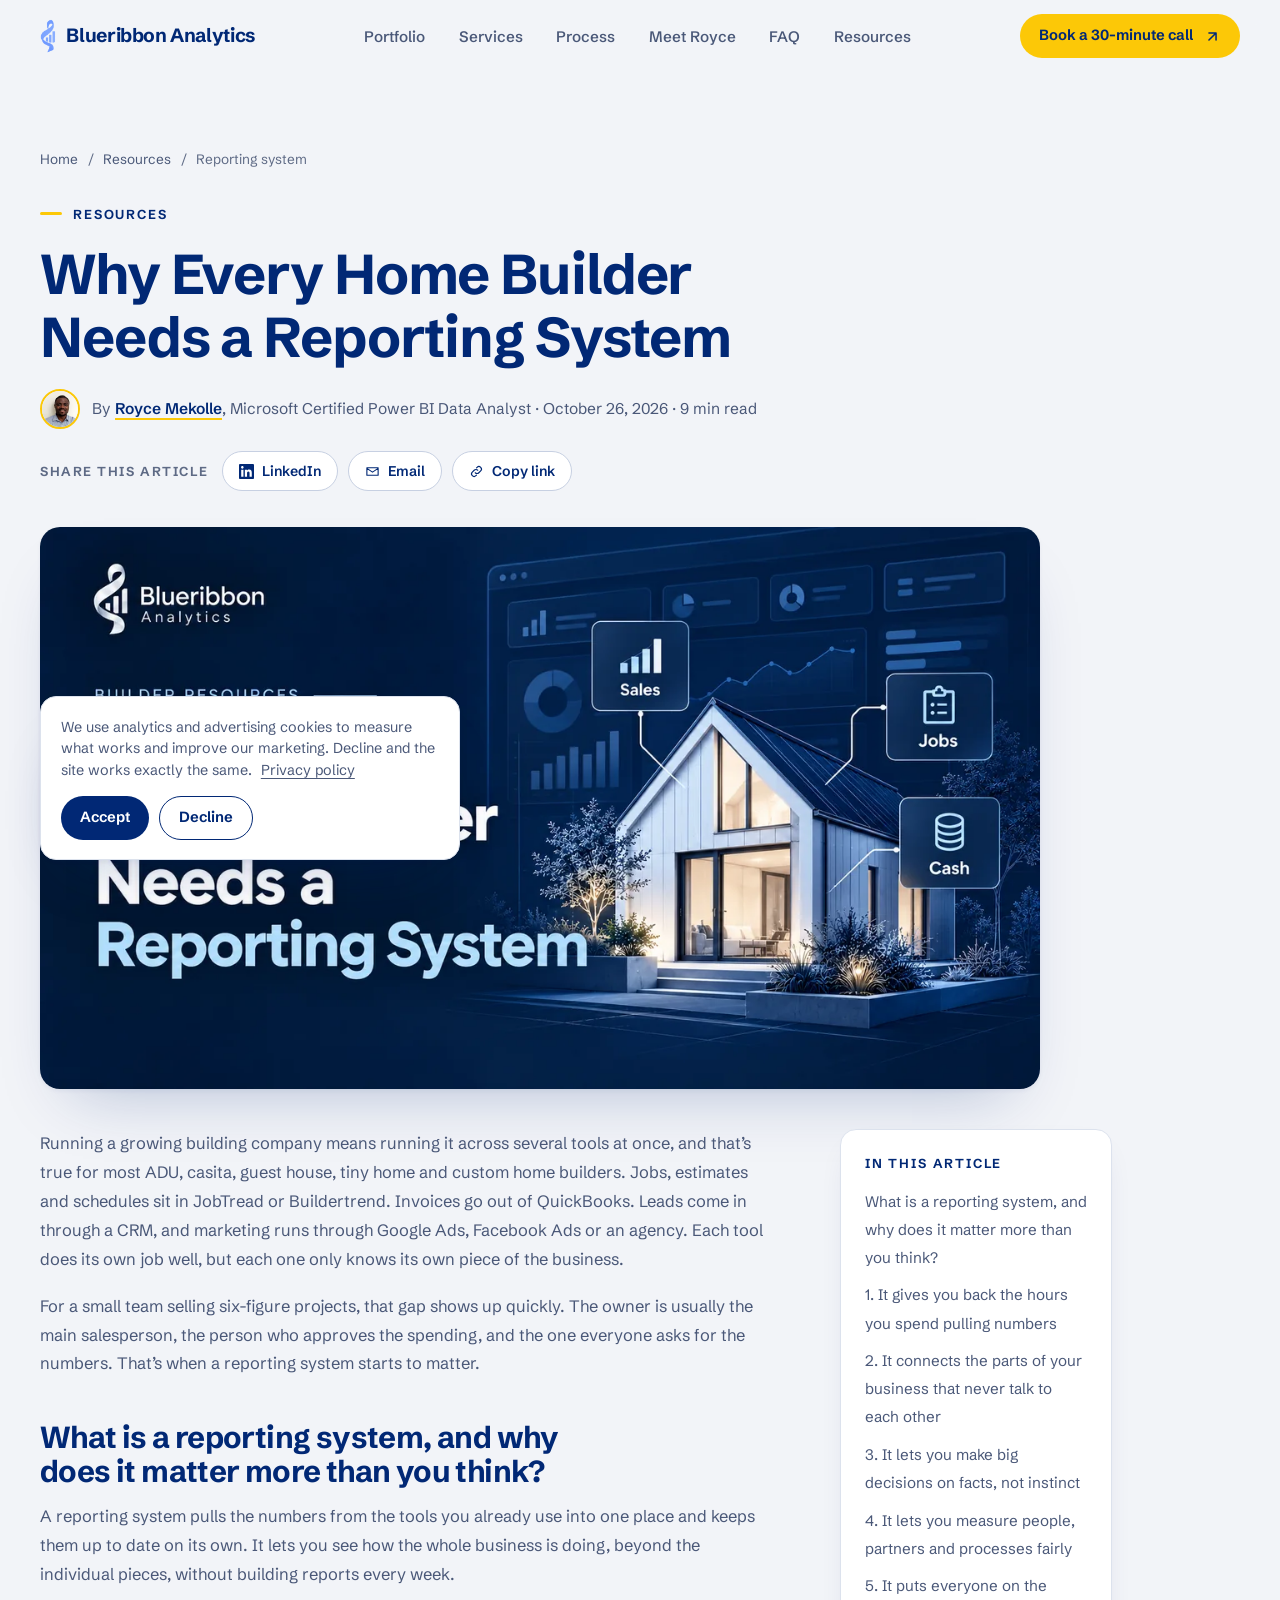
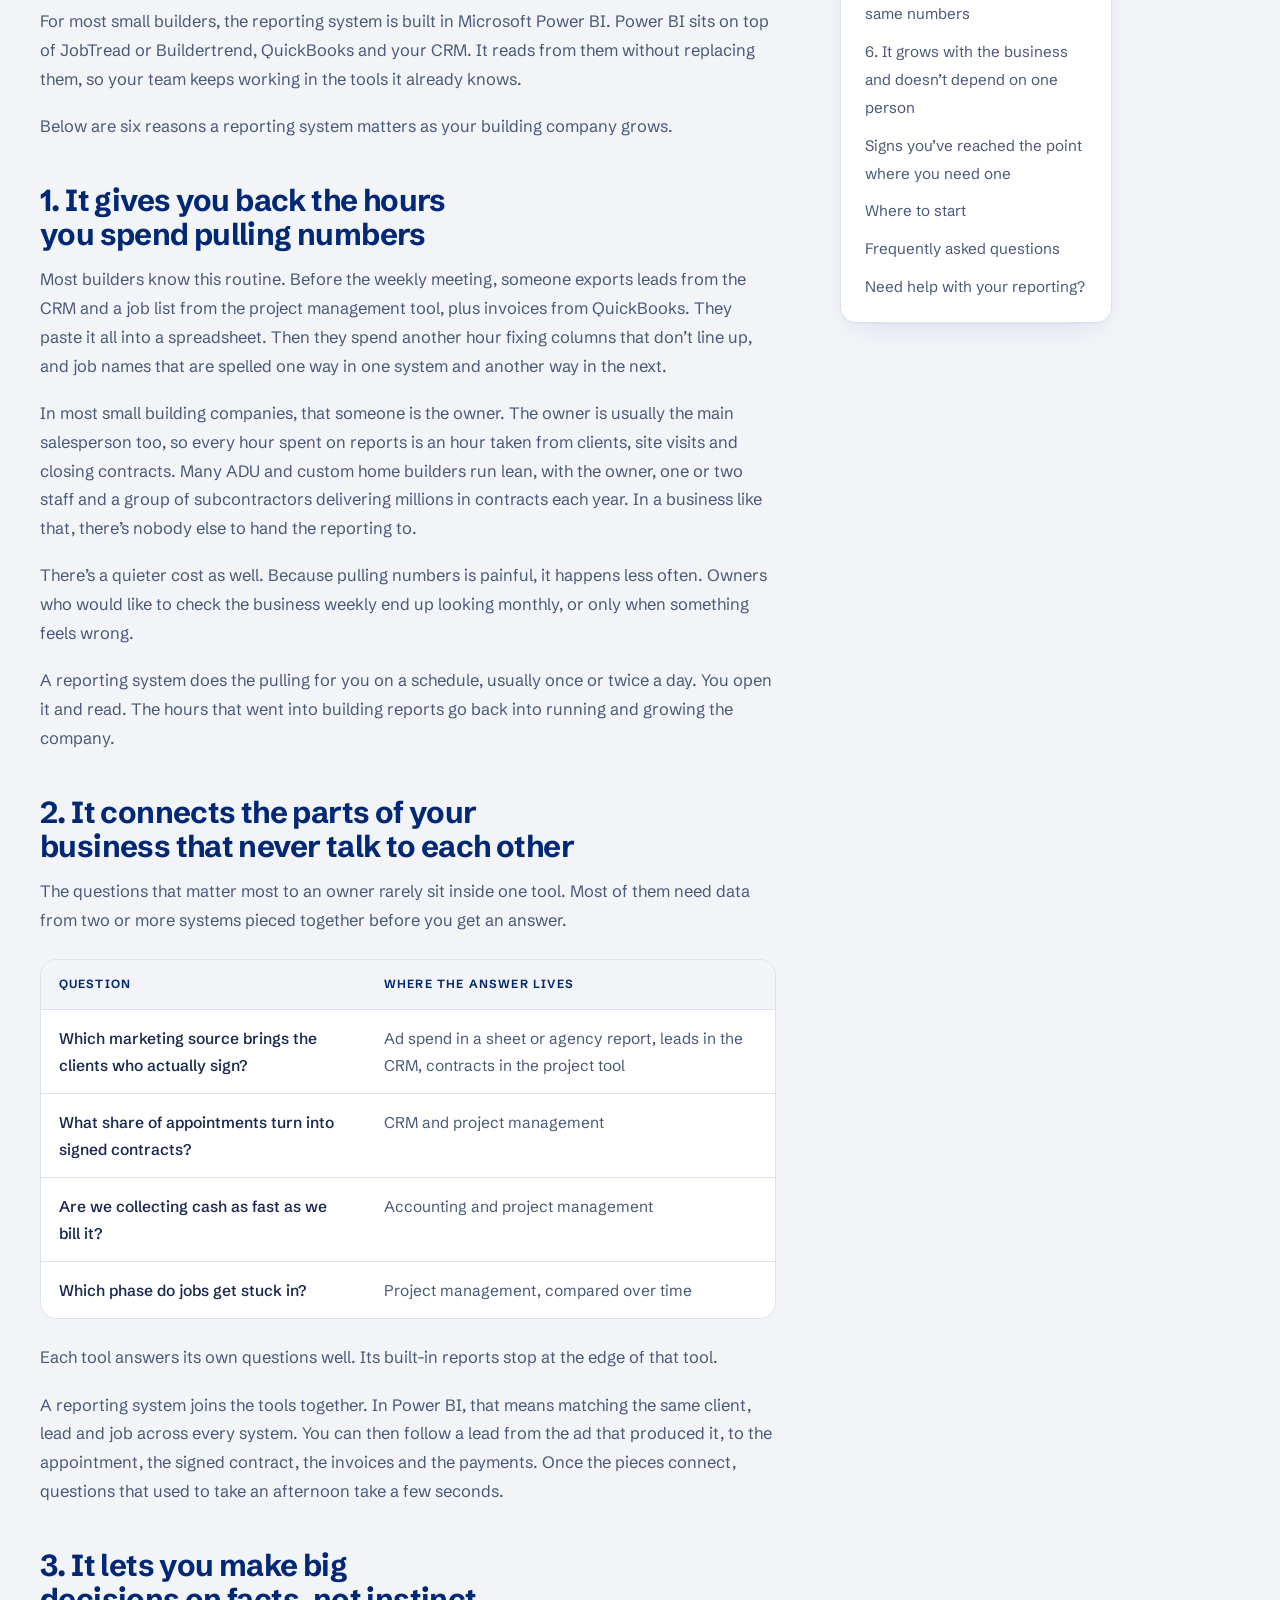
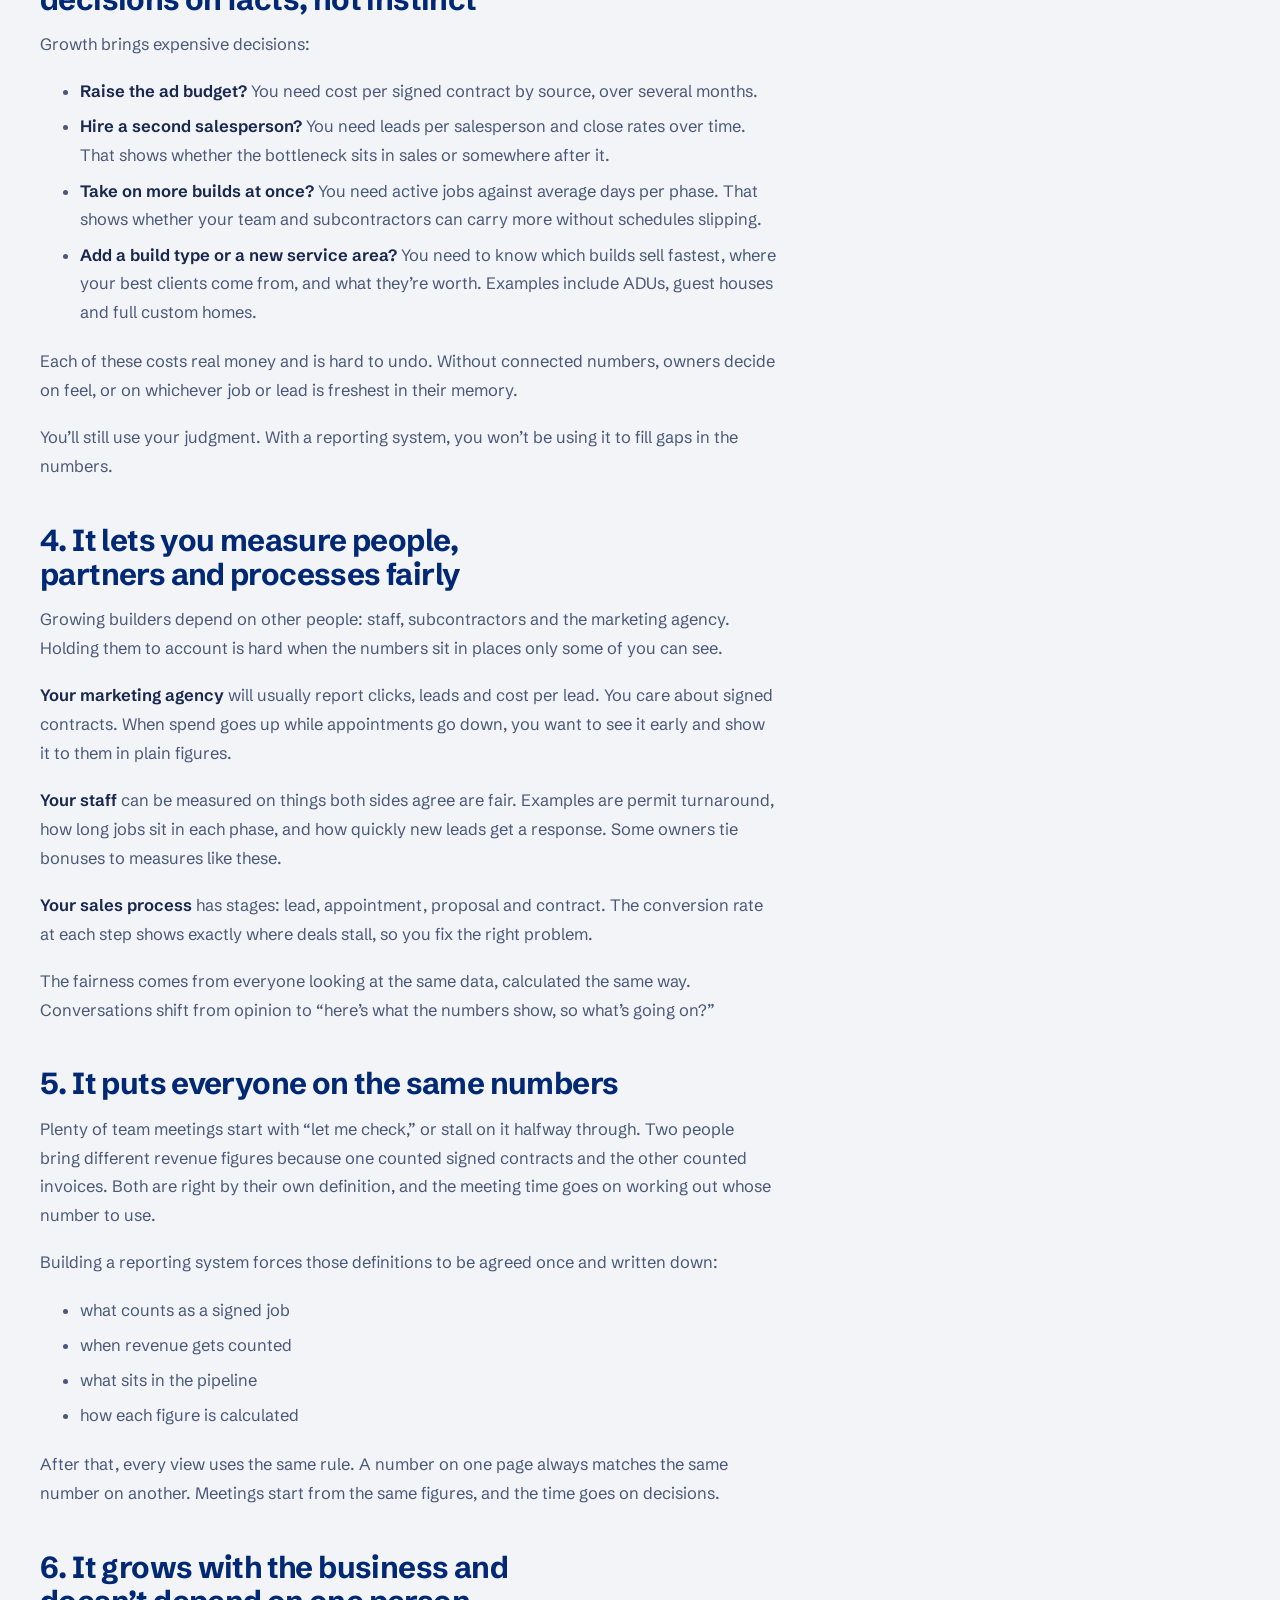
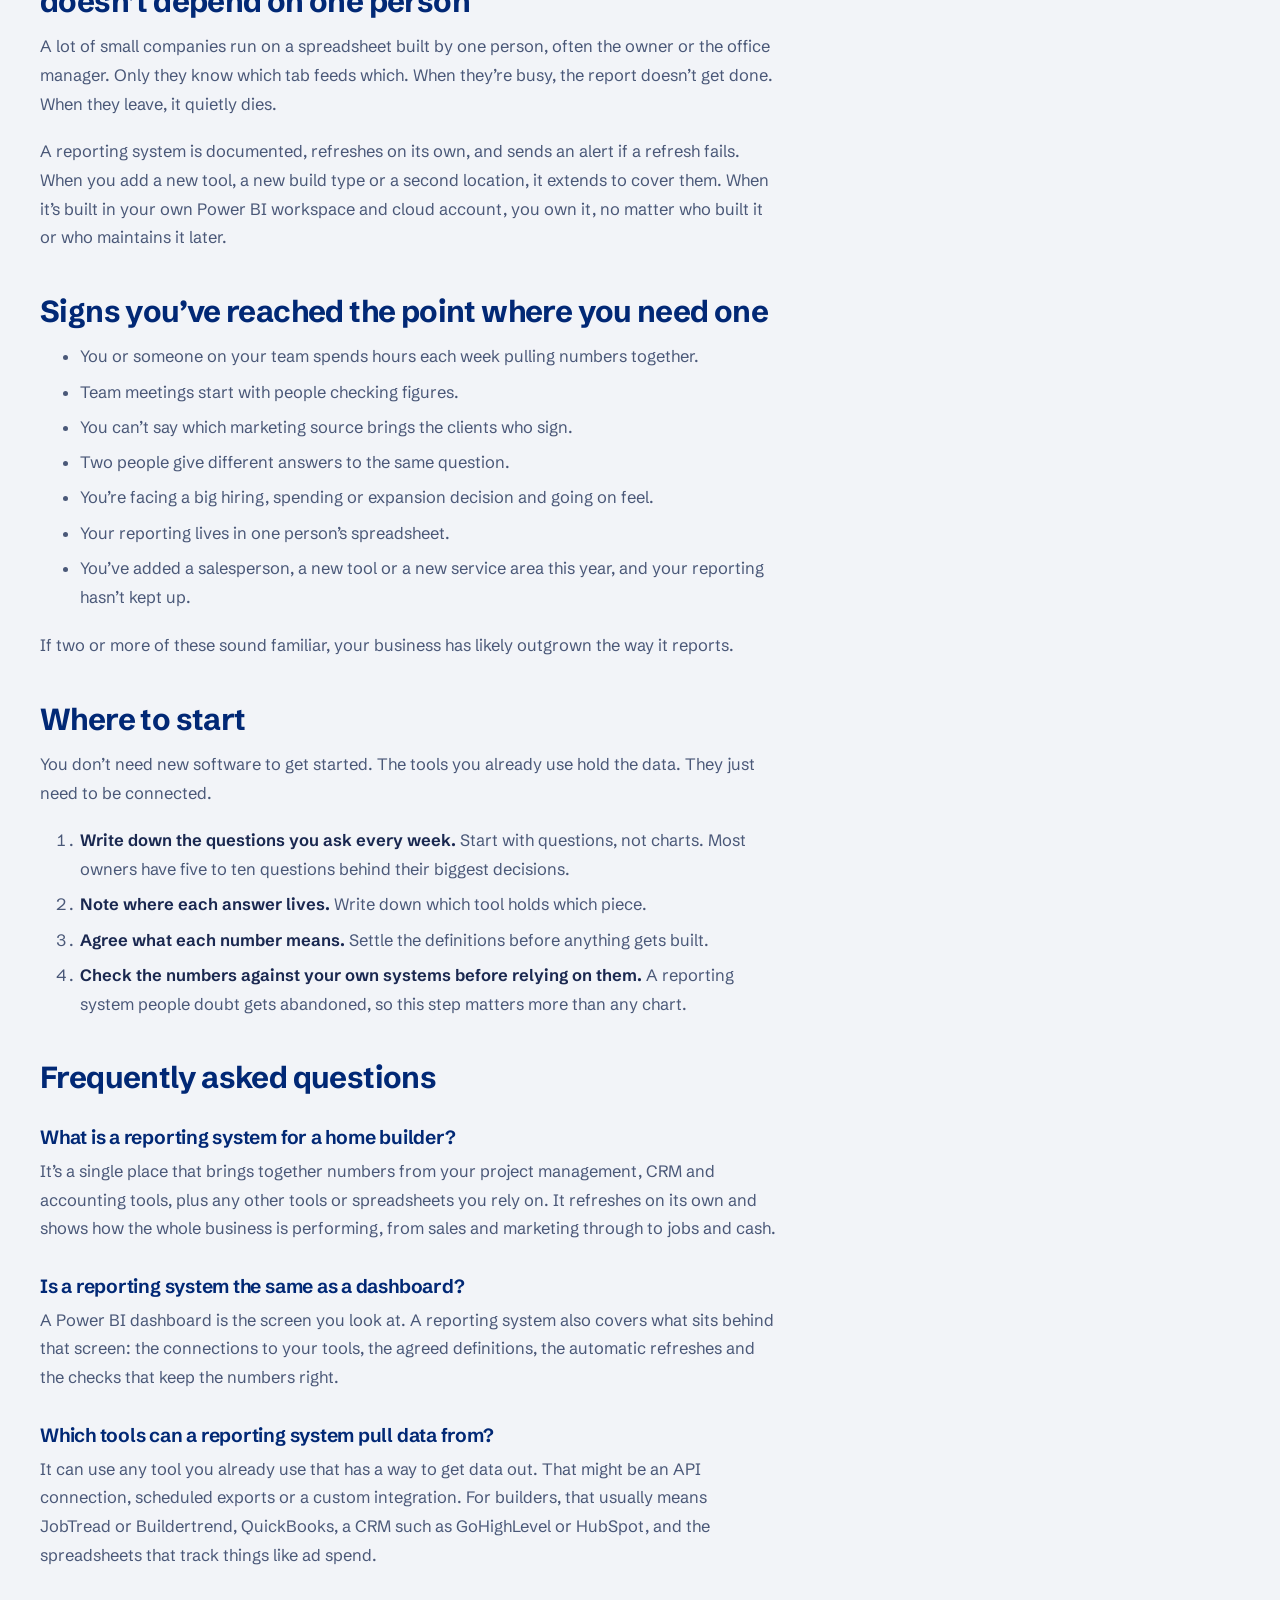
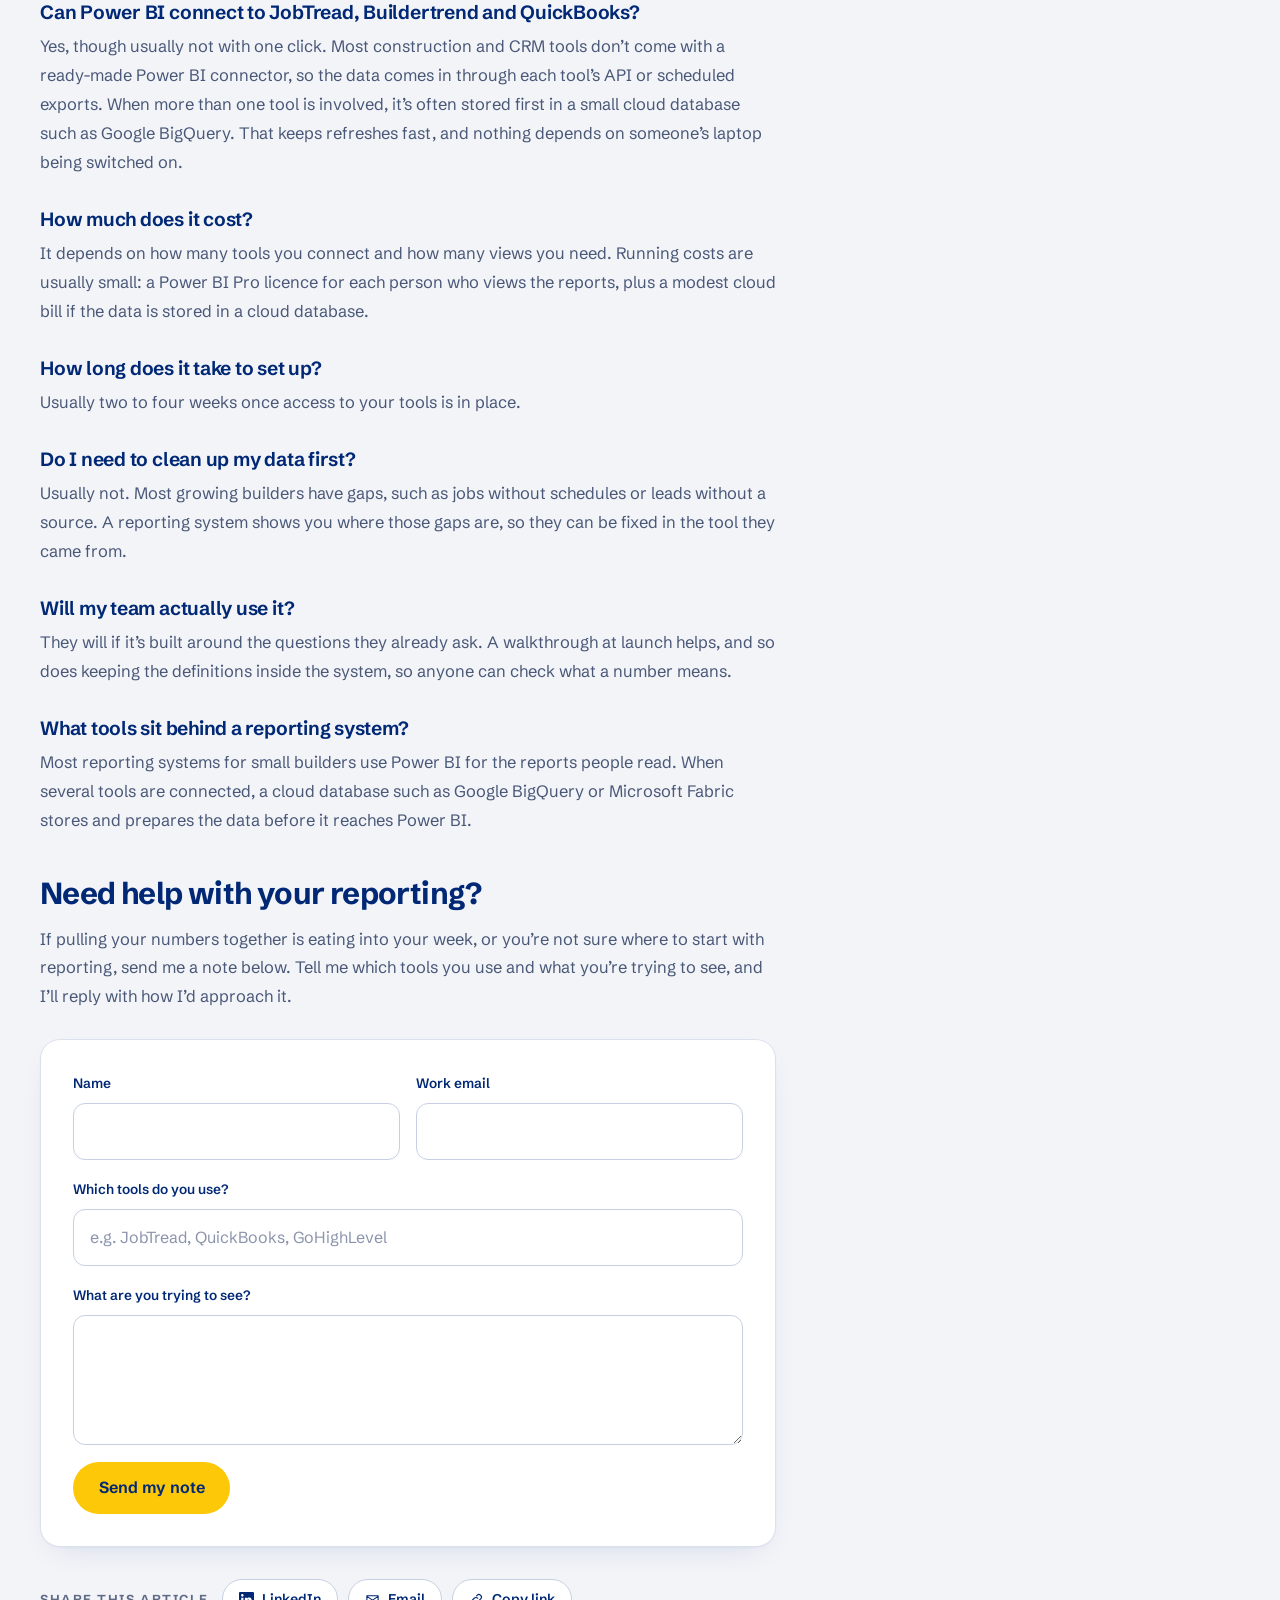
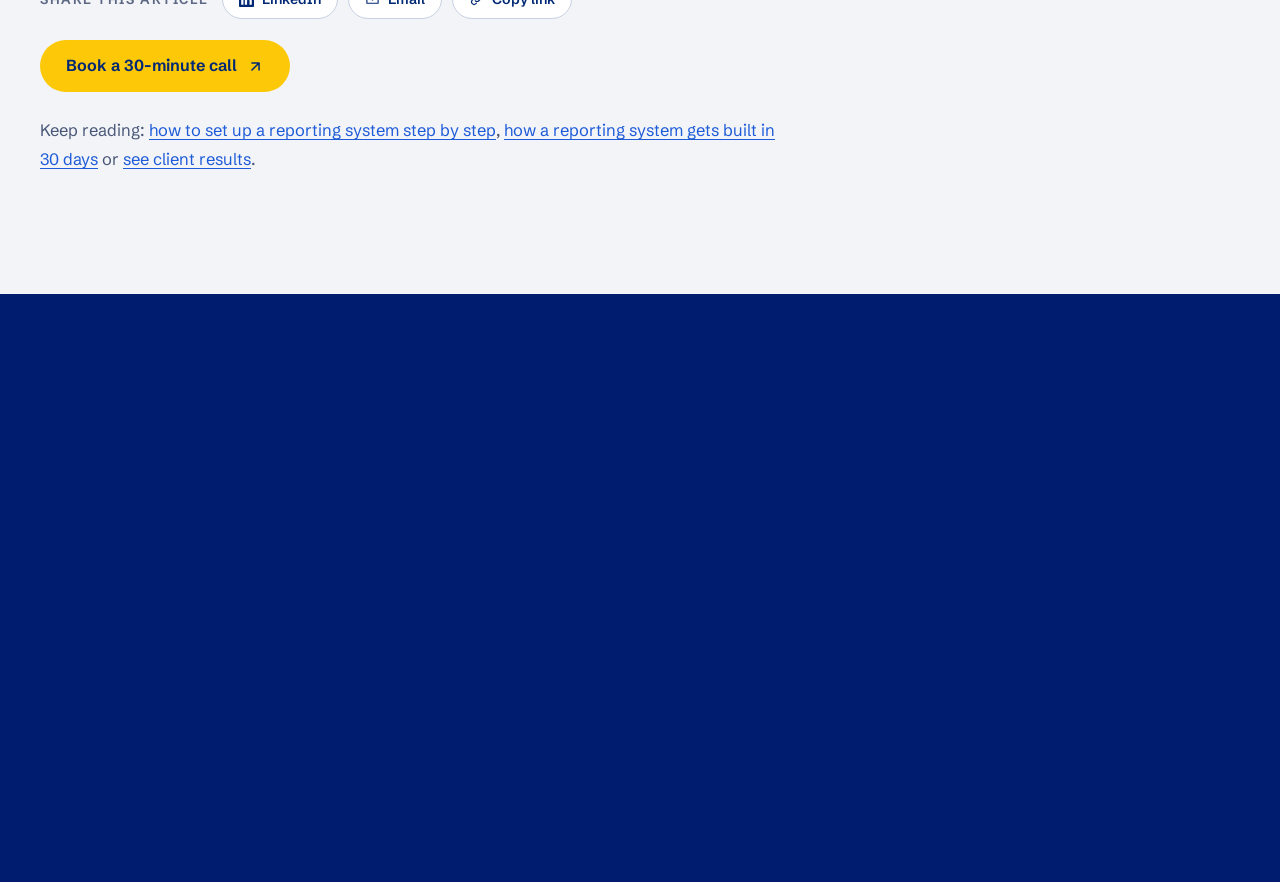
<file: resources/why-every-home-builder-needs-a-reporting-system/index.html>
<!DOCTYPE html>
<html lang="en">
<head>
<meta charset="utf-8">
<meta name="viewport" content="width=device-width, initial-scale=1">
<title>Why Every Home Builder Needs a Reporting System | Blueribbon</title>
<meta name="description" content="Six reasons ADU, casita and custom home builders need a reporting system: save hours, connect your tools, decide on facts and keep everyone on the same numbers.">
<meta name="robots" content="index, follow, max-image-preview:large">
<meta name="theme-color" content="#F2F4F8">





<link rel="canonical" href="https://blueribbonanalytics.com/resources/why-every-home-builder-needs-a-reporting-system/">
<meta property="og:type" content="article">
<meta property="og:site_name" content="Blueribbon Analytics">
<meta property="og:title" content="Why Every Home Builder Needs a Reporting System">
<meta property="og:description" content="Six reasons ADU, casita and custom home builders need a reporting system: save hours, connect your tools, decide on facts and keep everyone on the same numbers.">
<meta property="og:url" content="https://blueribbonanalytics.com/resources/why-every-home-builder-needs-a-reporting-system/">
<meta property="og:image" content="https://blueribbonanalytics.com/images/articles/why-every-home-builder-needs-a-reporting-system.jpg">
<meta property="og:image:width" content="1200">
<meta property="og:image:height" content="675">
<meta property="og:image:alt" content="A modern home with Sales, Jobs and Cash reporting panels behind it, the cover of the article Why Every Home Builder Needs a Reporting System.">
<meta property="article:published_time" content="2026-10-26">
<meta property="article:author" content="Royce Mekolle">
<meta name="twitter:card" content="summary_large_image">
<meta name="twitter:title" content="Why Every Home Builder Needs a Reporting System">
<meta name="twitter:description" content="Six reasons ADU, casita and custom home builders need a reporting system: save hours, connect your tools, decide on facts and keep everyone on the same numbers.">
<meta name="twitter:image" content="https://blueribbonanalytics.com/images/articles/why-every-home-builder-needs-a-reporting-system.jpg">
<script type="application/ld+json">
{
  "@context": "https://schema.org",
  "@type": "BlogPosting",
  "headline": "Why Every Home Builder Needs a Reporting System",
  "description": "Six reasons ADU, casita and custom home builders need a reporting system: save hours, connect your tools, decide on facts and keep everyone on the same numbers.",
  "datePublished": "2026-10-26",
  "dateModified": "2026-10-26",
  "mainEntityOfPage": "https://blueribbonanalytics.com/resources/why-every-home-builder-needs-a-reporting-system/",
  "image": [
    "https://blueribbonanalytics.com/images/articles/why-every-home-builder-needs-a-reporting-system.jpg"
  ],
  "author": {
    "@type": "Person",
    "name": "Royce Mekolle",
    "image": "https://blueribbonanalytics.com/images/royce-avatar.webp",
    "url": "https://www.linkedin.com/in/roycemekolle/",
    "jobTitle": "Founder, Blueribbon Analytics"
  },
  "publisher": {
    "@type": "Organization",
    "name": "Blueribbon Analytics",
    "url": "https://blueribbonanalytics.com/",
    "logo": {
      "@type": "ImageObject",
      "url": "https://blueribbonanalytics.com/images/favicon.png"
    }
  },
  "about": [
    "Reporting systems",
    "Power BI",
    "Home builders"
  ],
  "wordCount": 1873
}
</script>
<script type="application/ld+json">
{
  "@context": "https://schema.org",
  "@type": "FAQPage",
  "mainEntity": [
    {
      "@type": "Question",
      "name": "What is a reporting system for a home builder?",
      "acceptedAnswer": {
        "@type": "Answer",
        "text": "It’s a single place that brings together numbers from your project management, CRM and accounting tools, plus any other tools or spreadsheets you rely on. It refreshes on its own and shows how the whole business is performing, from sales and marketing through to jobs and cash."
      }
    },
    {
      "@type": "Question",
      "name": "Is a reporting system the same as a dashboard?",
      "acceptedAnswer": {
        "@type": "Answer",
        "text": "A Power BI dashboard is the screen you look at. A reporting system also covers what sits behind that screen: the connections to your tools, the agreed definitions, the automatic refreshes and the checks that keep the numbers right."
      }
    },
    {
      "@type": "Question",
      "name": "Which tools can a reporting system pull data from?",
      "acceptedAnswer": {
        "@type": "Answer",
        "text": "It can use any tool you already use that has a way to get data out. That might be an API connection, scheduled exports or a custom integration. For builders, that usually means JobTread or Buildertrend, QuickBooks, a CRM such as GoHighLevel or HubSpot, and the spreadsheets that track things like ad spend."
      }
    },
    {
      "@type": "Question",
      "name": "Can Power BI connect to JobTread, Buildertrend and QuickBooks?",
      "acceptedAnswer": {
        "@type": "Answer",
        "text": "Yes, though usually not with one click. Most construction and CRM tools don’t come with a ready-made Power BI connector, so the data comes in through each tool’s API or scheduled exports. When more than one tool is involved, it’s often stored first in a small cloud database such as Google BigQuery. That keeps refreshes fast, and nothing depends on someone’s laptop being switched on."
      }
    },
    {
      "@type": "Question",
      "name": "How much does it cost?",
      "acceptedAnswer": {
        "@type": "Answer",
        "text": "It depends on how many tools you connect and how many views you need. Running costs are usually small: a Power BI Pro licence for each person who views the reports, plus a modest cloud bill if the data is stored in a cloud database."
      }
    },
    {
      "@type": "Question",
      "name": "How long does it take to set up?",
      "acceptedAnswer": {
        "@type": "Answer",
        "text": "Usually two to four weeks once access to your tools is in place."
      }
    },
    {
      "@type": "Question",
      "name": "Do I need to clean up my data first?",
      "acceptedAnswer": {
        "@type": "Answer",
        "text": "Usually not. Most growing builders have gaps, such as jobs without schedules or leads without a source. A reporting system shows you where those gaps are, so they can be fixed in the tool they came from."
      }
    },
    {
      "@type": "Question",
      "name": "Will my team actually use it?",
      "acceptedAnswer": {
        "@type": "Answer",
        "text": "They will if it’s built around the questions they already ask. A walkthrough at launch helps, and so does keeping the definitions inside the system, so anyone can check what a number means."
      }
    },
    {
      "@type": "Question",
      "name": "What tools sit behind a reporting system?",
      "acceptedAnswer": {
        "@type": "Answer",
        "text": "Most reporting systems for small builders use Power BI for the reports people read. When several tools are connected, a cloud database such as Google BigQuery or Microsoft Fabric stores and prepares the data before it reaches Power BI."
      }
    }
  ]
}
</script>
<script type="application/ld+json">
{
  "@context": "https://schema.org",
  "@type": "BreadcrumbList",
  "itemListElement": [
    {
      "@type": "ListItem",
      "position": 1,
      "name": "Home",
      "item": "https://blueribbonanalytics.com/"
    },
    {
      "@type": "ListItem",
      "position": 2,
      "name": "Resources",
      "item": "https://blueribbonanalytics.com/resources/"
    },
    {
      "@type": "ListItem",
      "position": 3,
      "name": "Why Every Home Builder Needs a Reporting System",
      "item": "https://blueribbonanalytics.com/resources/why-every-home-builder-needs-a-reporting-system/"
    }
  ]
}
</script>
<link rel="icon" href="../../images/favicon.png" type="image/png">
<link rel="preconnect" href="https://fonts.googleapis.com">
<link rel="preconnect" href="https://fonts.gstatic.com" crossorigin>
<link rel="stylesheet" href="https://fonts.googleapis.com/css2?family=Fraunces:ital,opsz,wght@0,9..144,400..700;1,9..144,400..700&amp;family=Manrope:wght@400..800&amp;family=JetBrains+Mono:wght@400;500&amp;display=swap" media="print" onload="this.media='all'">
<noscript><link rel="stylesheet" href="https://fonts.googleapis.com/css2?family=Fraunces:ital,opsz,wght@0,9..144,400..700;1,9..144,400..700&amp;family=Manrope:wght@400..800&amp;family=JetBrains+Mono:wght@400;500&amp;display=swap"></noscript>
<link rel="stylesheet" href="/css/site-redesign.css?v=20261102">
<script>document.documentElement.className+=' js';</script>
</head>
<body>
<a class="skip-link" href="#main">Skip to content</a>

<header class="nav" id="nav">
  <div class="shell">
    <div class="nav-in">
      <a class="brand" href="/#home" aria-label="Blueribbon Analytics, home">
        <img src="/images/mark.png" width="15" height="34" alt="">
        <span>Blueribbon Analytics</span>
      </a>
      <ul class="nav-links" id="nav-links">
        <li><a href="/#results">Portfolio</a></li>
        <li><a href="/#services">Services</a></li>
        <li><a href="/#system">Process</a></li>
        <li><a href="/#about">Meet Royce</a></li>
        <li><a href="/#faq">FAQ</a></li>
        <li><a href="/resources/" aria-current="page">Resources</a></li>
      </ul>
      <div class="nav-actions">
        <a class="btn btn-cta btn-sm" href="https://tidycal.com/royce/30-minute-meeting-m5n5yjx-mpyvo7q" data-book="nav">Book a 30-minute call <svg aria-hidden="true" viewBox="0 0 24 24"><use href="#i-arrow"/></svg></a>
        <button class="nav-toggle" id="nav-toggle" aria-controls="nav-links" aria-expanded="false" aria-label="Open menu"><svg viewBox="0 0 24 24"><path d="M4 8h16M4 16h16"/></svg></button>
      </div>
    </div>
  </div>
</header>

<svg width="0" height="0" style="position:absolute" aria-hidden="true" focusable="false"><defs><symbol id="i-arrow" viewBox="0 0 24 24"><path d="M7 17L17 7M7 7h10v10"/></symbol></defs></svg>

<main id="main" class="shell">
  <article class="panel legal-panel article" itemscope itemtype="https://schema.org/BlogPosting">
    <nav class="crumbs" aria-label="Breadcrumb"><a href="../../">Home</a><span aria-hidden="true">/</span><a href="../">Resources</a><span aria-hidden="true">/</span><span aria-current="page">Reporting system</span></nav>
    <p class="eyebrow">Resources</p>
    <h1 class="h2" itemprop="headline">Why Every Home Builder Needs a Reporting System</h1>
    <div class="byline"><img class="avatar" src="../../images/royce-avatar.webp" width="40" height="40" alt="Royce Mekolle" decoding="async" style="width:40px;height:40px;border-radius:50%;object-fit:cover"><p>By <a href="https://www.linkedin.com/in/roycemekolle/" target="_blank" rel="noopener" itemprop="author">Royce Mekolle</a>, Microsoft Certified Power BI Data Analyst <span aria-hidden="true">&middot;</span> <time datetime="2026-10-26" itemprop="datePublished">October 26, 2026</time> <span aria-hidden="true">&middot;</span> 9 min read</p></div>
    <div class="share" role="group" aria-label="Share this article">
      <span class="share-l">Share this article</span>
      <a class="share-b" href="https://www.linkedin.com/sharing/share-offsite/?url=https%3A%2F%2Fblueribbonanalytics.com%2Fresources%2Fwhy-every-home-builder-needs-a-reporting-system%2F" target="_blank" rel="noopener" data-share="linkedin"><svg aria-hidden="true" width="15" height="15" viewBox="0 0 24 24"><path fill="currentColor" d="M20.447 20.452h-3.554v-5.569c0-1.328-.027-3.037-1.852-3.037-1.853 0-2.136 1.445-2.136 2.939v5.667H9.351V9h3.414v1.561h.046c.477-.9 1.637-1.85 3.37-1.85 3.601 0 4.267 2.37 4.267 5.455v6.286zM5.337 7.433c-1.144 0-2.063-.926-2.063-2.065 0-1.138.92-2.063 2.063-2.063 1.14 0 2.064.925 2.064 2.063 0 1.139-.925 2.065-2.064 2.065zm1.782 13.019H3.555V9h3.564v11.452zM22.225 0H1.771C.792 0 0 .774 0 1.729v20.542C0 23.227.792 24 1.771 24h20.451C23.2 24 24 23.227 24 22.271V1.729C24 .774 23.2 0 22.222 0h.003z"/></svg>LinkedIn</a>
      <a class="share-b" href="mailto:?subject=Why%20Every%20Home%20Builder%20Needs%20a%20Reporting%20System&amp;body=Worth%20a%20read%3A%20https%3A//blueribbonanalytics.com/resources/why-every-home-builder-needs-a-reporting-system/" data-share="email"><svg aria-hidden="true" width="15" height="15" viewBox="0 0 24 24"><path d="M3 6h18v12H3z M3 7l9 6 9-6" fill="none" stroke="currentColor" stroke-width="1.8" stroke-linecap="round" stroke-linejoin="round"/></svg>Email</a>
      <button class="share-b" type="button" data-copy="https://blueribbonanalytics.com/resources/why-every-home-builder-needs-a-reporting-system/" data-share="copy"><svg aria-hidden="true" width="15" height="15" viewBox="0 0 24 24"><path d="M10 14a4 4 0 0 0 5.7 0l3-3a4 4 0 0 0-5.7-5.7l-1 1 M14 10a4 4 0 0 0-5.7 0l-3 3a4 4 0 0 0 5.7 5.7l1-1" fill="none" stroke="currentColor" stroke-width="1.8" stroke-linecap="round" stroke-linejoin="round"/></svg><span class="copy-t">Copy link</span></button>
    </div>

    <figure class="cover"><img src="../../images/articles/why-every-home-builder-needs-a-reporting-system.webp" srcset="../../images/articles/why-every-home-builder-needs-a-reporting-system-640.webp 640w, ../../images/articles/why-every-home-builder-needs-a-reporting-system.webp 1200w" sizes="(max-width: 1100px) 92vw, 1000px" width="1200" height="675" fetchpriority="high" decoding="async" alt="A modern home with Sales, Jobs and Cash reporting panels behind it, the cover of the article Why Every Home Builder Needs a Reporting System."></figure>

    <div class="article-body">
    <nav class="toc" aria-label="In this article">
      <p class="toc-h">In this article</p>
      <ul><li><a href="#what">What is a reporting system, and why does it matter more than you think?</a></li><li><a href="#hours">1. It gives you back the hours you spend pulling numbers</a></li><li><a href="#connect">2. It connects the parts of your business that never talk to each other</a></li><li><a href="#facts">3. It lets you make big decisions on facts, not instinct</a></li><li><a href="#people">4. It lets you measure people, partners and processes fairly</a></li><li><a href="#same">5. It puts everyone on the same numbers</a></li><li><a href="#grows">6. It grows with the business and doesn’t depend on one person</a></li><li><a href="#signs">Signs you’ve reached the point where you need one</a></li><li><a href="#start">Where to start</a></li><li><a href="#faq">Frequently asked questions</a></li><li><a href="#help">Need help with your reporting?</a></li></ul>
    </nav>

    <div class="legal prose" itemprop="articleBody">
      <p>Running a growing building company means running it across several tools at once, and that’s true for most ADU, casita, guest house, tiny home and custom home builders. Jobs, estimates and schedules sit in JobTread or Buildertrend. Invoices go out of QuickBooks. Leads come in through a CRM, and marketing runs through Google Ads, Facebook Ads or an agency. Each tool does its own job well, but each one only knows its own piece of the business.</p><p>For a small team selling six-figure projects, that gap shows up quickly. The owner is usually the main salesperson, the person who approves the spending, and the one everyone asks for the numbers. That’s when a reporting system starts to matter.</p><h2 id="what">What is a reporting system, and why does it matter more than you think?</h2><p>A reporting system pulls the numbers from the tools you already use into one place and keeps them up to date on its own. It lets you see how the whole business is doing, beyond the individual pieces, without building reports every week.</p><p>For most small builders, the reporting system is built in Microsoft Power BI. Power BI sits on top of JobTread or Buildertrend, QuickBooks and your CRM. It reads from them without replacing them, so your team keeps working in the tools it already knows.</p><p>Below are six reasons a reporting system matters as your building company grows.</p><h2 id="hours">1. It gives you back the hours you spend pulling numbers</h2><p>Most builders know this routine. Before the weekly meeting, someone exports leads from the CRM and a job list from the project management tool, plus invoices from QuickBooks. They paste it all into a spreadsheet. Then they spend another hour fixing columns that don’t line up, and job names that are spelled one way in one system and another way in the next.</p><p>In most small building companies, that someone is the owner. The owner is usually the main salesperson too, so every hour spent on reports is an hour taken from clients, site visits and closing contracts. Many ADU and custom home builders run lean, with the owner, one or two staff and a group of subcontractors delivering millions in contracts each year. In a business like that, there’s nobody else to hand the reporting to.</p><p>There’s a quieter cost as well. Because pulling numbers is painful, it happens less often. Owners who would like to check the business weekly end up looking monthly, or only when something feels wrong.</p><p>A reporting system does the pulling for you on a schedule, usually once or twice a day. You open it and read. The hours that went into building reports go back into running and growing the company.</p><h2 id="connect">2. It connects the parts of your business that never talk to each other</h2><p>The questions that matter most to an owner rarely sit inside one tool. Most of them need data from two or more systems pieced together before you get an answer.</p><div class="tbl"><table><thead><tr><th scope="col">Question</th><th scope="col">Where the answer lives</th></tr></thead><tbody><tr><td>Which marketing source brings the clients who actually sign?</td><td>Ad spend in a sheet or agency report, leads in the CRM, contracts in the project tool</td></tr><tr><td>What share of appointments turn into signed contracts?</td><td>CRM and project management</td></tr><tr><td>Are we collecting cash as fast as we bill it?</td><td>Accounting and project management</td></tr><tr><td>Which phase do jobs get stuck in?</td><td>Project management, compared over time</td></tr></tbody></table></div><p>Each tool answers its own questions well. Its built-in reports stop at the edge of that tool.</p><p>A reporting system joins the tools together. In Power BI, that means matching the same client, lead and job across every system. You can then follow a lead from the ad that produced it, to the appointment, the signed contract, the invoices and the payments. Once the pieces connect, questions that used to take an afternoon take a few seconds.</p><h2 id="facts">3. It lets you make big decisions on facts, not instinct</h2><p>Growth brings expensive decisions:</p><ul><li><strong>Raise the ad budget?</strong> You need cost per signed contract by source, over several months.</li><li><strong>Hire a second salesperson?</strong> You need leads per salesperson and close rates over time. That shows whether the bottleneck sits in sales or somewhere after it.</li><li><strong>Take on more builds at once?</strong> You need active jobs against average days per phase. That shows whether your team and subcontractors can carry more without schedules slipping.</li><li><strong>Add a build type or a new service area?</strong> You need to know which builds sell fastest, where your best clients come from, and what they’re worth. Examples include ADUs, guest houses and full custom homes.</li></ul><p>Each of these costs real money and is hard to undo. Without connected numbers, owners decide on feel, or on whichever job or lead is freshest in their memory.</p><p>You’ll still use your judgment. With a reporting system, you won’t be using it to fill gaps in the numbers.</p><h2 id="people">4. It lets you measure people, partners and processes fairly</h2><p>Growing builders depend on other people: staff, subcontractors and the marketing agency. Holding them to account is hard when the numbers sit in places only some of you can see.</p><p><strong>Your marketing agency</strong> will usually report clicks, leads and cost per lead. You care about signed contracts. When spend goes up while appointments go down, you want to see it early and show it to them in plain figures.</p><p><strong>Your staff</strong> can be measured on things both sides agree are fair. Examples are permit turnaround, how long jobs sit in each phase, and how quickly new leads get a response. Some owners tie bonuses to measures like these.</p><p><strong>Your sales process</strong> has stages: lead, appointment, proposal and contract. The conversion rate at each step shows exactly where deals stall, so you fix the right problem.</p><p>The fairness comes from everyone looking at the same data, calculated the same way. Conversations shift from opinion to “here’s what the numbers show, so what’s going on?”</p><h2 id="same">5. It puts everyone on the same numbers</h2><p>Plenty of team meetings start with “let me check,” or stall on it halfway through. Two people bring different revenue figures because one counted signed contracts and the other counted invoices. Both are right by their own definition, and the meeting time goes on working out whose number to use.</p><p>Building a reporting system forces those definitions to be agreed once and written down:</p><ul><li>what counts as a signed job</li><li>when revenue gets counted</li><li>what sits in the pipeline</li><li>how each figure is calculated</li></ul><p>After that, every view uses the same rule. A number on one page always matches the same number on another. Meetings start from the same figures, and the time goes on decisions.</p><h2 id="grows">6. It grows with the business and doesn’t depend on one person</h2><p>A lot of small companies run on a spreadsheet built by one person, often the owner or the office manager. Only they know which tab feeds which. When they’re busy, the report doesn’t get done. When they leave, it quietly dies.</p><p>A reporting system is documented, refreshes on its own, and sends an alert if a refresh fails. When you add a new tool, a new build type or a second location, it extends to cover them. When it’s built in your own Power BI workspace and cloud account, you own it, no matter who built it or who maintains it later.</p><h2 id="signs">Signs you’ve reached the point where you need one</h2><ul><li>You or someone on your team spends hours each week pulling numbers together.</li><li>Team meetings start with people checking figures.</li><li>You can’t say which marketing source brings the clients who sign.</li><li>Two people give different answers to the same question.</li><li>You’re facing a big hiring, spending or expansion decision and going on feel.</li><li>Your reporting lives in one person’s spreadsheet.</li><li>You’ve added a salesperson, a new tool or a new service area this year, and your reporting hasn’t kept up.</li></ul><p>If two or more of these sound familiar, your business has likely outgrown the way it reports.</p><h2 id="start">Where to start</h2><p>You don’t need new software to get started. The tools you already use hold the data. They just need to be connected.</p><ol><li><strong>Write down the questions you ask every week.</strong> Start with questions, not charts. Most owners have five to ten questions behind their biggest decisions.</li><li><strong>Note where each answer lives.</strong> Write down which tool holds which piece.</li><li><strong>Agree what each number means.</strong> Settle the definitions before anything gets built.</li><li><strong>Check the numbers against your own systems before relying on them.</strong> A reporting system people doubt gets abandoned, so this step matters more than any chart.</li></ol><h2 id="faq">Frequently asked questions</h2><h3>What is a reporting system for a home builder?</h3><p>It’s a single place that brings together numbers from your project management, CRM and accounting tools, plus any other tools or spreadsheets you rely on. It refreshes on its own and shows how the whole business is performing, from sales and marketing through to jobs and cash.</p><h3>Is a reporting system the same as a dashboard?</h3><p>A Power BI dashboard is the screen you look at. A reporting system also covers what sits behind that screen: the connections to your tools, the agreed definitions, the automatic refreshes and the checks that keep the numbers right.</p><h3>Which tools can a reporting system pull data from?</h3><p>It can use any tool you already use that has a way to get data out. That might be an API connection, scheduled exports or a custom integration. For builders, that usually means JobTread or Buildertrend, QuickBooks, a CRM such as GoHighLevel or HubSpot, and the spreadsheets that track things like ad spend.</p><h3>Can Power BI connect to JobTread, Buildertrend and QuickBooks?</h3><p>Yes, though usually not with one click. Most construction and CRM tools don’t come with a ready-made Power BI connector, so the data comes in through each tool’s API or scheduled exports. When more than one tool is involved, it’s often stored first in a small cloud database such as Google BigQuery. That keeps refreshes fast, and nothing depends on someone’s laptop being switched on.</p><h3>How much does it cost?</h3><p>It depends on how many tools you connect and how many views you need. Running costs are usually small: a Power BI Pro licence for each person who views the reports, plus a modest cloud bill if the data is stored in a cloud database.</p><h3>How long does it take to set up?</h3><p>Usually two to four weeks once access to your tools is in place.</p><h3>Do I need to clean up my data first?</h3><p>Usually not. Most growing builders have gaps, such as jobs without schedules or leads without a source. A reporting system shows you where those gaps are, so they can be fixed in the tool they came from.</p><h3>Will my team actually use it?</h3><p>They will if it’s built around the questions they already ask. A walkthrough at launch helps, and so does keeping the definitions inside the system, so anyone can check what a number means.</p><h3>What tools sit behind a reporting system?</h3><p>Most reporting systems for small builders use Power BI for the reports people read. When several tools are connected, a cloud database such as Google BigQuery or Microsoft Fabric stores and prepares the data before it reaches Power BI.</p><h2 id="help">Need help with your reporting?</h2><p>If pulling your numbers together is eating into your week, or you’re not sure where to start with reporting, send me a note below. Tell me which tools you use and what you’re trying to see, and I’ll reply with how I’d approach it.</p>
      <form class="qform article-form" id="aform" action="https://api.web3forms.com/submit" method="POST" data-success="Thanks, your note is on its way. I’ll reply by email.">
        <input type="hidden" name="access_key" value="f4418f3c-71ec-45c3-b4f8-87b9f2bc95b7">
        <input type="hidden" name="subject" value="Blog: home builder reporting system">
        <input type="hidden" name="from_name" value="Blueribbon Analytics Website">
        <input type="checkbox" name="botcheck" class="hp" tabindex="-1" autocomplete="off" aria-label="Leave this box empty">
        <div class="frow">
          <div class="field"><label for="a-name">Name</label><input id="a-name" name="name" type="text" autocomplete="name" required></div>
          <div class="field"><label for="a-email">Work email</label><input id="a-email" name="email" type="email" autocomplete="email" required></div>
        </div>
        <div class="field"><label for="a-tools">Which tools do you use?</label><input id="a-tools" name="tools" type="text" placeholder="e.g. JobTread, QuickBooks, GoHighLevel"></div>
        <div class="field"><label for="a-msg">What are you trying to see?</label><textarea id="a-msg" name="message" required></textarea></div>
        <div class="fact"><button class="btn btn-cta" type="submit">Send my note</button><span class="status" role="status" aria-live="polite"></span></div>
      </form>
      <div class="share" role="group" aria-label="Share this article">
      <span class="share-l">Share this article</span>
      <a class="share-b" href="https://www.linkedin.com/sharing/share-offsite/?url=https%3A%2F%2Fblueribbonanalytics.com%2Fresources%2Fwhy-every-home-builder-needs-a-reporting-system%2F" target="_blank" rel="noopener" data-share="linkedin"><svg aria-hidden="true" width="15" height="15" viewBox="0 0 24 24"><path fill="currentColor" d="M20.447 20.452h-3.554v-5.569c0-1.328-.027-3.037-1.852-3.037-1.853 0-2.136 1.445-2.136 2.939v5.667H9.351V9h3.414v1.561h.046c.477-.9 1.637-1.85 3.37-1.85 3.601 0 4.267 2.37 4.267 5.455v6.286zM5.337 7.433c-1.144 0-2.063-.926-2.063-2.065 0-1.138.92-2.063 2.063-2.063 1.14 0 2.064.925 2.064 2.063 0 1.139-.925 2.065-2.064 2.065zm1.782 13.019H3.555V9h3.564v11.452zM22.225 0H1.771C.792 0 0 .774 0 1.729v20.542C0 23.227.792 24 1.771 24h20.451C23.2 24 24 23.227 24 22.271V1.729C24 .774 23.2 0 22.222 0h.003z"/></svg>LinkedIn</a>
      <a class="share-b" href="mailto:?subject=Why%20Every%20Home%20Builder%20Needs%20a%20Reporting%20System&amp;body=Worth%20a%20read%3A%20https%3A//blueribbonanalytics.com/resources/why-every-home-builder-needs-a-reporting-system/" data-share="email"><svg aria-hidden="true" width="15" height="15" viewBox="0 0 24 24"><path d="M3 6h18v12H3z M3 7l9 6 9-6" fill="none" stroke="currentColor" stroke-width="1.8" stroke-linecap="round" stroke-linejoin="round"/></svg>Email</a>
      <button class="share-b" type="button" data-copy="https://blueribbonanalytics.com/resources/why-every-home-builder-needs-a-reporting-system/" data-share="copy"><svg aria-hidden="true" width="15" height="15" viewBox="0 0 24 24"><path d="M10 14a4 4 0 0 0 5.7 0l3-3a4 4 0 0 0-5.7-5.7l-1 1 M14 10a4 4 0 0 0-5.7 0l-3 3a4 4 0 0 0 5.7 5.7l1-1" fill="none" stroke="currentColor" stroke-width="1.8" stroke-linecap="round" stroke-linejoin="round"/></svg><span class="copy-t">Copy link</span></button>
    </div>
      <div class="sec-cta"><a class="btn btn-cta" href="https://tidycal.com/royce/30-minute-meeting-m5n5yjx-mpyvo7q" data-book="article">Book a 30-minute call <svg aria-hidden="true" viewBox="0 0 24 24"><use href="#i-arrow"/></svg></a></div>
      <p class="related">Keep reading: <a href="../how-to-set-up-a-reporting-system-power-bi/">how to set up a reporting system step by step</a>, <a href="../../#system">how a reporting system gets built in 30 days</a> or <a href="../../#results">see client results</a>.</p>
    </div>
    </div>
  </article>
</main>

<footer class="shell"><div class="panel foot-panel">
  <div class="ft">
    <div>
      <div class="ft-brand"><img src="/images/mark.png" width="21" height="46" loading="lazy" alt=""><span>Blueribbon Analytics</span></div>
      <p>Blueribbon connects your business data into one trusted reporting system, so you can make decisions with confidence.</p>
    </div>
    <div>
      <p class="fh">Navigate</p>
      <ul><li><a href="/#clients">Client testimonials</a></li><li><a href="/#results">Portfolio</a></li><li><a href="/#services">Services</a></li><li><a href="/#system">Process</a></li><li><a href="/#about">Meet Royce</a></li><li><a href="/#faq">FAQ</a></li><li><a href="/resources/">Resources</a></li><li><a href="/#question">Ask a question</a></li></ul>
    </div>
    <div>
      <p class="fh">Connect</p>
      <ul><li><a href="mailto:royce@blueribbonanalytics.com">royce@blueribbonanalytics.com</a></li><li><a class="in" href="https://www.linkedin.com/in/roycemekolle/" target="_blank" rel="noopener" aria-label="Royce Mekolle on LinkedIn"><svg aria-hidden="true" viewBox="0 0 24 24"><path fill="currentColor" d="M20.447 20.452h-3.554v-5.569c0-1.328-.027-3.037-1.852-3.037-1.853 0-2.136 1.445-2.136 2.939v5.667H9.351V9h3.414v1.561h.046c.477-.9 1.637-1.85 3.37-1.85 3.601 0 4.267 2.37 4.267 5.455v6.286zM5.337 7.433c-1.144 0-2.063-.926-2.063-2.065 0-1.138.92-2.063 2.063-2.063 1.14 0 2.064.925 2.064 2.063 0 1.139-.925 2.065-2.064 2.065zm1.782 13.019H3.555V9h3.564v11.452zM22.225 0H1.771C.792 0 0 .774 0 1.729v20.542C0 23.227.792 24 1.771 24h20.451C23.2 24 24 23.227 24 22.271V1.729C24 .774 23.2 0 22.222 0h.003z"/></svg>LinkedIn</a></li></ul>
    </div>
    <div>
      <p class="fh">Let’s talk</p>
      <ul><li><a href="https://tidycal.com/royce/30-minute-meeting-m5n5yjx-mpyvo7q" target="_blank" rel="noopener" data-book="footer">Book a 30-minute call</a></li></ul>
    </div>
  </div>
  <div class="foot">
    <span>&copy; <span id="year">2026</span> Blueribbon Analytics. All rights reserved.</span>
    <a class="linkbtn" href="https://blueribbonanalytics.com/privacy/" target="_blank" rel="noopener">Privacy policy</a>
    <button type="button" class="linkbtn" id="consent-open">Cookie settings</button>
    <span class="tm">Product names are trademarks of their respective owners. Blueribbon is not affiliated with or endorsed by them.</span>
  </div>
</div></footer>
<div class="consent" id="consent" role="dialog" aria-label="Cookie preferences" hidden>
  <p>We use analytics and advertising cookies to measure what works and improve our marketing. Decline and the site works exactly the same. <a class="linkbtn" href="https://blueribbonanalytics.com/privacy/" target="_blank" rel="noopener">Privacy policy</a></p>
  <div><button type="button" class="btn btn-white btn-sm" id="consent-yes">Accept</button><button type="button" class="btn btn-ghost btn-sm" id="consent-no">Decline</button></div>
</div>



<script src="../../js/main.js?v=20261102-nav2" defer></script>
</body>
</html>
</file>
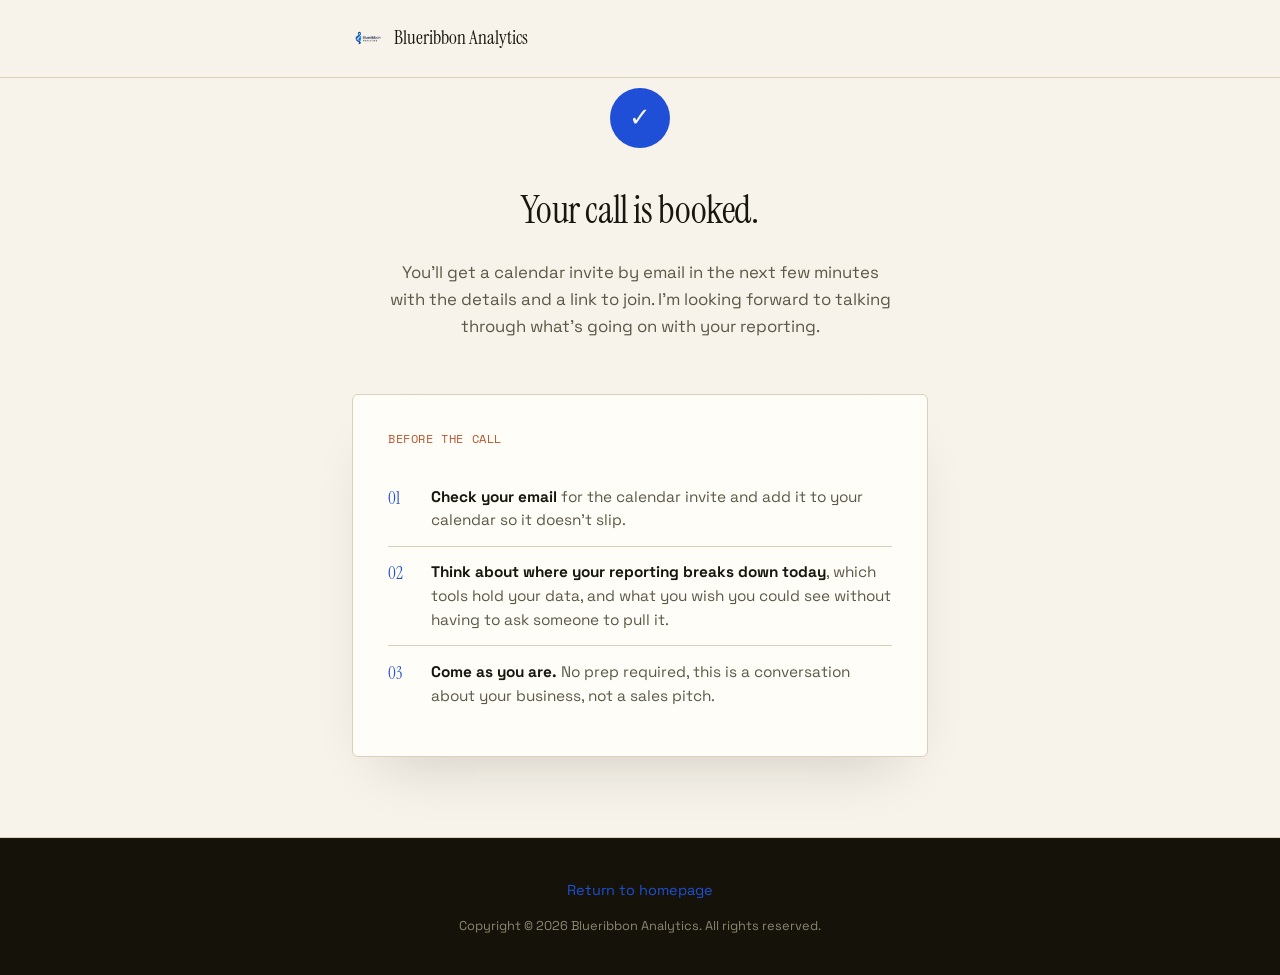
<file: booking-confirmed-index.html>
<!DOCTYPE html>
<html lang="en">
<head>
<meta charset="UTF-8">
<meta name="viewport" content="width=device-width, initial-scale=1.0">
<meta name="robots" content="noindex, nofollow">
<title>Booking Confirmed | Blueribbon Analytics</title>
<link rel="preconnect" href="https://fonts.googleapis.com">
<link rel="preconnect" href="https://fonts.gstatic.com" crossorigin>
<link href="https://fonts.googleapis.com/css2?family=Instrument+Serif:ital@0;1&family=Space+Grotesk:wght@400;600;700&family=Space+Mono:wght@400&display=swap" rel="stylesheet">
<style>
  :root{
    --paper:#F7F3EA;
    --paper-2:#EFE8D8;
    --paper-3:#E7DEC9;
    --ink:#17160F;
    --ink-soft:#5C5847;
    --ink-faint:#8C8672;
    --line:#DBD1B8;
    --line-strong:#C7BB9C;
    --blue:#1E4FD6;
    --blue-deep:#12379E;
    --rust:#B8542C;
    --rust-soft:#E3B392;
    --cream-card:#FFFDF8;
    --dark:#151309;
    --dark-2:#1E1B10;
    --radius-md:4px;
    --radius-lg:6px;
    --maxw:1240px;
  }

  *{box-sizing:border-box;}
  html{scroll-behavior:smooth;}
  @media (prefers-reduced-motion: reduce){
    html{scroll-behavior:auto;}
    *{animation-duration:0.001ms !important; animation-iteration-count:1 !important; transition-duration:0.001ms !important;}
  }

  body{
    margin:0;
    font-family:'Space Grotesk', sans-serif;
    color:var(--ink);
    background:var(--paper);
    line-height:1.6;
    -webkit-font-smoothing:antialiased;
    font-size:16.5px;
  }
  h1,h2,h3,h4{
    font-family:'Instrument Serif', serif;
    margin:0;
    font-weight:400;
    letter-spacing:-0.01em;
  }
  p{margin:0;}
  a{color:inherit;text-decoration:none;}
  img{max-width:100%;display:block;}
  ul{list-style:none;margin:0;padding:0;}
  button{font-family:inherit; background:none; border:none; cursor:pointer;}
  section{padding:7rem 0;}
  .wrap{width:min(var(--maxw), 92%); margin:0 auto;}
  .mono{font-family:'Space Mono', monospace;}

  .skip-link{
    position:absolute; left:-999px; top:auto;
    background:var(--rust); color:var(--paper);
    padding:0.9rem 1.4rem; z-index:300; font-weight:700;
  }
  .skip-link:focus{left:0; top:0;}
  a:focus-visible, button:focus-visible, summary:focus-visible{
    outline:3px solid var(--rust); outline-offset:3px;
  }

  /* progress bar */
  #scroll-progress{
    position:fixed; top:0; left:0; height:3px; background:linear-gradient(90deg, var(--blue), var(--rust));
    width:0%; z-index:400; transition:width 0.1s linear;
  }

  /* ---------- BUTTONS ---------- */
  .btn{
    display:inline-flex; align-items:center; gap:0.6rem;
    padding:1rem 1.9rem;
    font-weight:600; font-size:0.95rem;
    border-radius:2px;
    transition:transform 0.2s ease, background 0.2s ease, color 0.2s ease, border-color 0.2s ease;
  }
  .btn-solid{background:var(--ink); color:var(--paper);}
  .btn-solid:hover{background:var(--rust); transform:translateY(-2px);}
  .btn-line{border:1.5px solid var(--ink); color:var(--ink);}
  .btn-line:hover{border-color:var(--rust); color:var(--rust);}
  .btn-text{gap:0.4rem; font-weight:600; border-bottom:1.5px solid var(--ink); padding:0.2rem 0 0.1rem; border-radius:0;}
  .btn-text:hover{border-color:var(--rust); color:var(--rust);}
  .btn-text svg{width:14px; height:14px; transition:transform 0.2s ease;}
  .btn-text:hover svg{transform:translate(3px,-3px);}
  .btn-text-light{color:var(--paper); border-bottom:1.5px solid rgba(247,243,234,0.5);}
  .btn-text-light:hover{color:var(--rust-soft); border-color:var(--rust-soft);}

  /* ---------- NAV ---------- */
  header{
    position:fixed; inset:0 0 auto 0; z-index:200;
    padding:1.3rem 0;
    transition:background 0.3s ease, padding 0.3s ease, border-color 0.3s ease;
    border-bottom:1px solid transparent;
  }
  header.scrolled{
    background:rgba(247,243,234,0.92);
    backdrop-filter:blur(8px);
    border-bottom-color:var(--line);
    padding:0.9rem 0;
  }
  nav{display:flex; align-items:center; justify-content:space-between; gap:1.5rem;}
  .brand{display:flex; align-items:center; gap:0.7rem;}
  .brand img{height:60px; width:60px; border-radius:8px;}
  .brand-name{font-family:'Instrument Serif', serif; font-size:1.55rem; color:var(--ink); white-space:nowrap;}
  .nav-links{display:flex; align-items:center; gap:2.1rem;}
  .nav-links a{font-size:0.85rem; font-weight:600; text-transform:uppercase; letter-spacing:0.04em; color:var(--ink-soft); position:relative;}
  .nav-links a:hover{color:var(--ink);}
  .nav-links a.btn-solid{color:var(--paper);}
  .nav-links a.btn-solid:hover{background:var(--blue); color:var(--paper);}
  .nav-toggle{display:none; color:var(--ink); padding:0.4rem;}
  .nav-toggle svg{width:24px; height:24px;}

  /* ---------- HERO ---------- */
  .hero{padding:9.5rem 0 5rem; position:relative; overflow:hidden;}
  .hero .wrap{display:grid; grid-template-columns:1.15fr 0.85fr; gap:4rem; align-items:center;}
  .hero-eyebrow{
    display:inline-flex; align-items:center; gap:0.6rem;
    font-size:0.76rem; font-weight:700; letter-spacing:0.08em; text-transform:uppercase;
    color:var(--rust); margin-bottom:1.6rem;
  }
  .hero-eyebrow::before{content:'◆'; font-size:0.6rem;}
  .hero h1{
    font-size:clamp(2.6rem, 5.2vw, 4.4rem);
    line-height:1.04;
    color:var(--ink);
    margin-bottom:1.6rem;
  }
  .hero h1 i{font-style:italic; color:var(--blue);}
  .hero .lead{
    font-size:1.32rem; line-height:1.55; color:var(--ink-soft); max-width:33rem; margin-bottom:2.3rem;
  }
  .hero-actions{display:flex; flex-wrap:wrap; align-items:center; gap:1.6rem; margin-bottom:2.4rem;}
  .hero-note{font-size:0.92rem; color:var(--ink-faint); max-width:27rem; margin-bottom:1.8rem;}
  .hero-tags{display:flex; flex-wrap:wrap; align-items:center; gap:0.7rem;}
  .hero-tags span{
    font-family:'Space Mono', monospace;
    font-size:0.72rem; color:var(--ink-soft);
    border:1px solid var(--line-strong); padding:0.4rem 0.7rem; border-radius:2px;
  }
  .hero-badge-icon{
    display:inline-flex; align-items:center; gap:0.5rem;
    font-family:'Space Mono', monospace; font-size:0.72rem; color:var(--ink-soft);
    border:1px solid var(--line-strong); padding:0.3rem 0.8rem 0.3rem 0.3rem; border-radius:100px;
    background:var(--cream-card);
  }
  .hero-badge-icon img{height:26px; width:26px; border-radius:50%; object-fit:cover; flex-shrink:0;}

  /* Hero flow visual */
  .flow-visual{position:relative; display:flex; flex-direction:column; align-items:stretch; gap:0;}
  .flow-source{
    display:flex; align-items:center; gap:0.8rem;
    background:var(--cream-card); border:1px solid var(--line);
    border-radius:var(--radius-md); padding:0.75rem 1rem;
    font-size:0.86rem; font-weight:600; color:var(--ink-soft);
    box-shadow:0 8px 20px -14px rgba(23,22,15,0.15);
  }
  .flow-source svg{width:18px; height:18px; color:var(--blue); flex-shrink:0;}
  .flow-connector{
    width:1.5px; height:24px; background:repeating-linear-gradient(to bottom, var(--line-strong) 0 4px, transparent 4px 8px);
    margin-left:1.35rem;
  }
  .flow-result{
    margin-top:0.6rem;
    background:linear-gradient(165deg, #201D12 0%, var(--ink) 55%, #0F0E09 100%);
    color:var(--paper);
    border-radius:12px;
    padding:0;
    box-shadow:0 40px 80px -32px rgba(23,22,15,0.55), 0 1px 0 rgba(255,255,255,0.06) inset;
    position:relative;
    overflow:hidden;
    border:1px solid rgba(247,243,234,0.08);
  }
  .flow-result::before{
    content:'';
    position:absolute; inset:0;
    background:radial-gradient(circle at 85% -10%, rgba(62,130,250,0.28), transparent 55%);
    pointer-events:none;
  }
  .flow-result-chrome{
    display:flex; align-items:center; gap:0.4rem;
    padding:0.85rem 1.3rem;
    border-bottom:1px solid rgba(247,243,234,0.08);
    position:relative;
  }
  .flow-result-chrome span{width:7px; height:7px; border-radius:50%; background:rgba(247,243,234,0.16);}
  .flow-result-chrome .rc-title{
    margin-left:auto; font-family:'Space Mono',monospace; font-size:0.66rem; letter-spacing:0.05em;
    color:rgba(247,243,234,0.4); text-transform:uppercase;
  }
  .flow-result-body{padding:1.7rem 1.8rem 1.9rem; position:relative;}
  .flow-result-label{
    font-family:'Space Mono', monospace; font-size:0.68rem; letter-spacing:0.08em; text-transform:uppercase;
    color:var(--rust-soft); margin-bottom:1rem; display:flex; align-items:center; gap:0.5rem;
  }
  .flow-result-label .dot{width:6px; height:6px; border-radius:50%; background:#7CD98A; box-shadow:0 0 10px #7CD98A; animation:pulse 2s infinite;}
  @keyframes pulse{0%,100%{opacity:1;}50%{opacity:0.25;}}
  .flow-result-num{font-family:'Instrument Serif', serif; font-style:italic; font-size:3.4rem; margin-bottom:0.3rem; letter-spacing:-0.01em;}
  .flow-result-sub{font-size:0.9rem; color:rgba(247,243,234,0.6); margin-bottom:1.5rem;}
  .flow-spark{display:flex; align-items:flex-end; gap:5px; height:44px; margin-bottom:0.3rem;}
  .flow-spark div{flex:1; background:linear-gradient(180deg, #5B9BFF, #1E4FD6); border-radius:3px 3px 1px 1px; height:var(--h); box-shadow:0 4px 12px -4px rgba(30,79,214,0.6);}
  .flow-spark-labels{display:flex; justify-content:space-between; font-family:'Space Mono',monospace; font-size:0.62rem; color:rgba(247,243,234,0.35); margin-top:0.5rem;}

  /* ---------- MARQUEE STRIP ---------- */
  .marquee-strip{background:var(--dark); color:var(--paper); overflow:hidden; padding:1.6rem 0; border-top:1px solid rgba(247,243,234,0.1); border-bottom:1px solid rgba(247,243,234,0.1);}
  .marquee-track{display:flex; width:max-content; animation:marquee 32s linear infinite;}
  .marquee-track span{
    display:inline-flex; align-items:center; gap:1rem;
    font-family:'Space Mono', monospace; font-size:0.92rem; font-weight:400;
    padding:0 2.2rem; white-space:nowrap; color:rgba(247,243,234,0.85);
  }
  .marquee-track span b{color:var(--rust-soft); font-weight:700;}
  .marquee-track span::after{content:'◆'; color:rgba(247,243,234,0.25); margin-left:2.2rem; font-size:0.6rem;}
  @keyframes marquee{from{transform:translateX(0);} to{transform:translateX(-50%);}}

  /* ---------- SECTION HEADS ---------- */
  .head-row{display:flex; justify-content:space-between; align-items:flex-end; gap:2rem; margin-bottom:3.6rem; flex-wrap:wrap;}
  .kicker{
    display:flex; align-items:center; gap:0.6rem;
    font-family:'Space Mono', monospace; font-size:0.74rem; letter-spacing:0.05em; text-transform:uppercase;
    color:var(--rust); margin-bottom:1rem;
  }
  .kicker::before{content:''; width:26px; height:1.5px; background:var(--rust);}
  .head-row h2{font-size:clamp(1.9rem, 3.2vw, 2.7rem); max-width:34rem;}
  .head-row p{max-width:25rem; color:var(--ink-soft); font-size:1.15rem; line-height:1.55;}

  /* ---------- HOW IT WORKS: TIMELINE ---------- */
  #how{background:var(--paper);}
  .timeline{position:relative; padding-left:0;}
  .timeline-rail{position:absolute; left:2.15rem; top:0.4rem; bottom:0.4rem; width:2px; background:var(--line);}
  .timeline-rail-fill{position:absolute; left:0; top:0; width:100%; height:0%; background:var(--rust); transition:height 0.15s ease-out;}
  .timeline-item{position:relative; display:grid; grid-template-columns:4.3rem 1fr; gap:1.5rem; padding-bottom:3.2rem;}
  .timeline-item:last-child{padding-bottom:0;}
  .timeline-num{
    font-family:'Instrument Serif', serif; font-size:1.7rem; color:var(--paper);
    background:var(--ink); width:4.3rem; height:4.3rem; border-radius:50%;
    display:flex; align-items:center; justify-content:center; position:relative; z-index:2;
    flex-shrink:0;
  }
  .timeline-body h3{font-size:1.55rem; margin-bottom:0.6rem;}
  .timeline-body p{color:var(--ink-soft); font-size:1rem; max-width:36rem;}

  /* ---------- BENEFITS: EDITORIAL LIST ---------- */
  .benefits-section{background:var(--paper-2);}
  .benefit-row{
    display:grid; grid-template-columns:5rem 1fr 1fr; gap:2rem; align-items:center;
    padding:1.8rem 0; border-bottom:1px solid var(--line-strong);
  }
  .benefit-row:first-of-type{border-top:1px solid var(--line-strong);}
  .benefit-index{font-family:'Instrument Serif', serif; font-style:italic; font-size:1.6rem; color:var(--rust);}
  .benefit-row h3{font-size:1.35rem;}
  .benefit-row p{color:var(--ink-soft); font-size:0.98rem;}

  /* ---------- SERVICES: ACCORDION ---------- */
  #services{background:var(--paper);}
  .vert-accordion{border-top:1px solid var(--line-strong);}
  .vert-item{border-bottom:1px solid var(--line-strong);}
  .vert-item summary{
    list-style:none; cursor:pointer;
    display:flex; align-items:center; gap:1.4rem;
    padding:1.7rem 0;
  }
  .vert-item summary::-webkit-details-marker{display:none;}
  .vert-num{font-family:'Space Mono',monospace; color:var(--ink-faint); font-size:0.95rem; width:2.2rem; flex-shrink:0;}
  .vert-name{font-family:'Instrument Serif', serif; font-size:1.5rem; flex:1;}
  .vert-plus{width:28px; height:28px; border:1px solid var(--line-strong); border-radius:50%; display:flex; align-items:center; justify-content:center; flex-shrink:0; position:relative;}
  .vert-plus::before, .vert-plus::after{content:''; position:absolute; background:var(--ink);}
  .vert-plus::before{width:11px; height:1.4px;}
  .vert-plus::after{width:1.4px; height:11px; transition:transform 0.2s ease;}
  .vert-item[open] .vert-plus::after{transform:rotate(90deg); opacity:0;}
  .vert-content{padding:0 0 2.2rem 3.6rem; display:grid; grid-template-columns:1.1fr 1fr; gap:2rem;}
  .vert-problem{color:var(--ink-soft); font-size:0.98rem;}
  .vert-problem strong{color:var(--ink); display:block; font-family:'Space Mono',monospace; font-size:0.72rem; text-transform:uppercase; letter-spacing:0.05em; margin-bottom:0.6rem;}
  .vert-outcomes li{position:relative; padding-left:1.2rem; font-size:0.94rem; margin-bottom:0.55rem; color:var(--ink);}
  .vert-outcomes li::before{content:'—'; position:absolute; left:0; color:var(--rust);}
  .verticals-note{margin-top:2.2rem; font-size:0.96rem; color:var(--ink-soft);}
  .verticals-note a{color:var(--blue); font-weight:600; border-bottom:1px solid var(--blue);}

  /* ---------- PORTFOLIO: SCROLL CAROUSEL ---------- */
  .live-demo{background:var(--dark); color:var(--paper);}
  .live-demo .kicker{color:var(--rust-soft);}
  .live-demo .kicker::before{background:var(--rust-soft);}
  .live-demo .head-row p{color:rgba(247,243,234,0.6);}
  .carousel-controls{display:flex; gap:0.6rem;}
  .carousel-btn{
    width:46px; height:46px; border-radius:50%; border:1px solid rgba(247,243,234,0.25);
    display:flex; align-items:center; justify-content:center; color:var(--paper);
    transition:border-color 0.2s ease, background 0.2s ease;
  }
  .carousel-btn:hover{border-color:var(--rust-soft); background:rgba(247,243,234,0.06);}
  .carousel-btn svg{width:18px; height:18px;}
  .carousel-track{
    display:flex; gap:1.6rem; overflow-x:auto; scroll-snap-type:x mandatory;
    padding-bottom:1rem; margin:0 -1px;
    scrollbar-width:none;
  }
  .carousel-track::-webkit-scrollbar{display:none;}
  .case-card{
    scroll-snap-align:start;
    flex:0 0 min(560px, 86vw);
    background:var(--dark-2);
    border:1px solid rgba(247,243,234,0.1);
    border-radius:var(--radius-lg);
    padding:2.2rem;
    position:relative;
    overflow:hidden;
  }
  .case-ghost-num{
    position:absolute; top:-1.2rem; right:0.6rem;
    font-family:'Instrument Serif', serif; font-size:8rem; color:rgba(247,243,234,0.04);
    line-height:1; pointer-events:none;
  }
  .case-tag{
    font-family:'Space Mono', monospace; font-size:0.72rem; text-transform:uppercase; letter-spacing:0.05em;
    color:var(--rust-soft); margin-bottom:1rem; display:block; position:relative;
  }
  .case-card h3{font-size:1.5rem; margin-bottom:1rem; position:relative; max-width:22rem;}
  .case-card p{color:rgba(247,243,234,0.72); font-size:0.96rem; margin-bottom:1.2rem; position:relative;}
  .case-note{font-size:0.8rem; color:var(--rust-soft); font-style:italic; margin-bottom:1.1rem; display:block; position:relative;}
  .img-placeholder{
    position:relative; aspect-ratio:16/10; border-radius:var(--radius-md);
    border:1px dashed rgba(247,243,234,0.25);
    background:repeating-linear-gradient(135deg, rgba(247,243,234,0.03) 0 12px, transparent 12px 24px);
    display:flex; flex-direction:column; align-items:center; justify-content:center;
    gap:0.6rem; text-align:center; padding:1.3rem; margin-bottom:1.2rem;
  }
  .img-placeholder svg{width:28px; height:28px; color:rgba(247,243,234,0.3);}
  .img-placeholder .ph-label{font-size:0.78rem; font-weight:600; color:rgba(247,243,234,0.6);}
  .img-placeholder .ph-note{font-size:0.7rem; color:rgba(247,243,234,0.35);}
  .img-placeholder.light{
    border-color:var(--line-strong);
    background:repeating-linear-gradient(135deg, rgba(23,22,15,0.04) 0 12px, transparent 12px 24px);
  }
  .img-placeholder.light svg{color:var(--ink-faint);}
  .img-placeholder.light .ph-label{color:var(--ink-soft);}
  .img-placeholder.light .ph-note{color:var(--ink-faint);}
  .case-image{
    position:relative; aspect-ratio:16/10; border-radius:var(--radius-md);
    overflow:hidden; margin-bottom:1.2rem; border:1px solid rgba(247,243,234,0.12);
  }
  .case-image img{width:100%; height:100%; object-fit:cover; object-position:top;display:block;}
  .showcase-link{
    display:inline-flex; align-items:center; gap:0.4rem; color:var(--paper); font-weight:600; font-size:0.9rem;
    border-bottom:1.5px solid var(--rust-soft); padding-bottom:0.1rem; position:relative;
  }
  .showcase-link:hover{color:var(--rust-soft);}
  .showcase-link svg{width:13px; height:13px;}
  .portfolio-footnote{margin-top:2.2rem; color:rgba(247,243,234,0.55); font-size:0.94rem; max-width:38rem;}

  /* ---------- TESTIMONIALS ---------- */
  #testimonials{background:var(--paper); position:relative;}
  .quote-mark{font-family:'Instrument Serif', serif; font-style:italic; font-size:6rem; color:var(--line-strong); line-height:0.6; margin-bottom:1rem;}

  /* ---------- ABOUT: DOSSIER ---------- */
  .consultant{background:var(--paper-2);}
  .consultant .wrap{display:grid; grid-template-columns:0.75fr 1.25fr; gap:4rem; align-items:start;}
  .dossier-photo{
    background:var(--cream-card); border:1px solid var(--line-strong); padding:0.9rem 0.9rem 1.4rem;
    transform:rotate(-1.5deg); box-shadow:0 24px 50px -28px rgba(23,22,15,0.3);
  }
  .dossier-photo .img-placeholder{aspect-ratio:4/5; margin-bottom:0.9rem;}
  .dossier-caption{font-family:'Space Mono', monospace; font-size:0.72rem; color:var(--ink-faint); text-align:center; letter-spacing:0.03em;}
  .consultant-copy .lede{font-family:'Instrument Serif', serif; font-style:italic; font-size:1.65rem; color:var(--ink); margin-bottom:1.4rem;}
  .consultant-copy p{color:var(--ink-soft); font-size:1.06rem; margin-bottom:1.1rem;}
  .credential-tags{display:flex; flex-wrap:wrap; align-items:center; gap:0.7rem; margin:1.6rem 0 1.8rem;}
  .credential-tags span{
    font-family:'Space Mono', monospace; font-size:0.76rem; color:var(--ink);
    border:1px solid var(--line-strong); padding:0.5rem 0.85rem; border-radius:2px;
  }
  .credential-badge{
    display:inline-flex; align-items:center; gap:0.55rem;
    font-family:'Space Mono', monospace; font-size:0.76rem; color:var(--ink);
    border:1px solid var(--line-strong); padding:0.4rem 0.95rem 0.4rem 0.4rem; border-radius:100px;
    background:var(--cream-card);
  }
  .credential-badge img{height:34px; width:34px; border-radius:50%; object-fit:cover; flex-shrink:0;}

  /* ---------- FAQ ---------- */
  .faq-section{background:var(--paper);}
  .faq-list{max-width:52rem;}
  .faq-item{display:grid; grid-template-columns:3rem 1fr; gap:1.2rem; border-bottom:1px solid var(--line-strong); padding:1.6rem 0;}
  .faq-item:first-child{border-top:1px solid var(--line-strong);}
  .faq-num{font-family:'Space Mono', monospace; color:var(--ink-faint); font-size:0.9rem; padding-top:0.15rem;}
  .faq-item summary{cursor:pointer; font-weight:600; font-size:1.06rem; list-style:none; display:flex; align-items:center; justify-content:space-between; gap:1rem;}
  .faq-item summary::-webkit-details-marker{display:none;}
  .faq-item summary::after{content:'+'; font-size:1.4rem; color:var(--rust); font-weight:400; flex-shrink:0; transition:transform 0.2s ease;}
  .faq-item[open] summary::after{transform:rotate(45deg);}
  .faq-item p{margin-top:1rem; color:var(--ink-soft); font-size:0.98rem;}

  /* ---------- FINAL CTA ---------- */
  .cta-final{background:var(--dark); color:var(--paper); text-align:center; padding:8rem 0;}
  .cta-final h2{font-size:clamp(2.1rem, 4.6vw, 3.6rem); font-style:italic; max-width:42rem; margin:0 auto 2.2rem; line-height:1.15;}

  /* ---------- FOOTER ---------- */
  footer{background:var(--dark); color:rgba(247,243,234,0.6); padding:0 0 3rem;}
  .footer-rule{height:1px; background:rgba(247,243,234,0.12); margin-bottom:3rem;}
  .footer-top{display:grid; grid-template-columns:1.4fr 0.8fr 0.8fr 1fr; gap:2.5rem; padding-bottom:3rem;}
  .footer-brand{display:flex; align-items:center; gap:0.7rem; margin-bottom:1rem;}
  .footer-brand img{height:42px; width:42px; border-radius:8px;}
  .footer-brand span{font-family:'Instrument Serif', serif; color:var(--paper); font-size:1.4rem;}
  .footer-desc{font-size:0.9rem; max-width:22rem;}
  .footer-heading{font-family:'Space Mono',monospace; color:var(--paper); font-size:0.74rem; text-transform:uppercase; letter-spacing:0.05em; margin-bottom:1rem;}
  .footer-links li{margin-bottom:0.65rem;}
  .footer-links a{font-size:0.9rem;}
  .footer-links a:hover{color:var(--rust-soft);}
  .footer-bottom{display:flex; justify-content:space-between; align-items:center; padding-top:1.8rem; border-top:1px solid rgba(247,243,234,0.12); font-size:0.82rem; flex-wrap:wrap; gap:1rem;}

  /* ---------- REVEAL ---------- */
  [data-reveal]{opacity:0; transform:translateY(24px); transition:opacity 0.7s ease, transform 0.7s ease;}
  [data-reveal].in-view{opacity:1; transform:translateY(0);}

  /* ---------- RESPONSIVE ---------- */
  @media (max-width: 980px){
    .hero .wrap{grid-template-columns:1fr; gap:3rem;}
    .hero{padding:8rem 0 3.5rem;}
    .consultant .wrap{grid-template-columns:1fr;}
    .dossier-photo{max-width:280px;}
    .vert-content{grid-template-columns:1fr;}
    .footer-top{grid-template-columns:1fr 1fr; row-gap:2.5rem;}
    .benefit-row{grid-template-columns:3.5rem 1fr; row-gap:0.5rem;}
    .benefit-row p{grid-column:2 / 3;}
  }
  @media (max-width: 640px){
    section{padding:4.5rem 0;}
    .nav-links{
      position:fixed; inset:0 0 0 auto; width:min(78vw,320px);
      background:var(--paper); flex-direction:column; align-items:flex-start;
      padding:6.5rem 2rem 2rem; gap:1.6rem; transform:translateX(100%);
      transition:transform 0.3s ease; box-shadow:-20px 0 40px rgba(0,0,0,0.15);
      border-left:1px solid var(--line);
    }
    .nav-links.open{transform:translateX(0);}
    .nav-toggle{display:block;}
    .head-row{flex-direction:column; align-items:flex-start;}
    .timeline-num{width:3.4rem; height:3.4rem; font-size:1.3rem;}
    .timeline-item{grid-template-columns:3.4rem 1fr; gap:1rem;}
    .timeline-rail{left:1.7rem;}
    .vert-content{padding-left:0;}
    .footer-top{grid-template-columns:1fr;}
    .case-card{flex-basis:88vw;}
  }

  .bc-wrap{max-width:640px; margin:0 auto; padding:0 32px;}
  .bc-header{padding:1.4rem 0; border-bottom:1px solid var(--line);}
  .bc-logo{display:flex; align-items:center; gap:0.6rem;}
  .bc-logo img{height:32px; width:32px; border-radius:8px;}
  .bc-logo span{font-family:'Instrument Serif', serif; font-size:1.2rem; color:var(--ink);}
  .bc-hero{padding:5.5rem 0 2.4rem; text-align:center;}
  .bc-check{
    width:60px; height:60px; border-radius:50%; background:var(--blue); color:var(--paper);
    display:flex; align-items:center; justify-content:center; margin:0 auto 2rem; font-size:26px;
  }
  .bc-hero h1{font-family:'Instrument Serif', serif; font-size:clamp(1.9rem,3vw,2.4rem); color:var(--ink); margin-bottom:1.1rem;}
  .bc-hero p{font-size:1.05rem; color:var(--ink-soft); max-width:32rem; margin:0 auto; line-height:1.6;}
  .bc-steps{padding:1rem 0 5rem;}
  .bc-card{background:var(--cream-card); border:1px solid var(--line); border-radius:var(--radius-lg); padding:2.2rem; box-shadow:0 30px 60px -30px rgba(23,22,15,0.2);}
  .bc-card h2{font-family:'Space Mono', monospace; font-size:0.72rem; text-transform:uppercase; letter-spacing:0.05em; color:var(--rust); margin-bottom:1.4rem;}
  .bc-step{display:grid; grid-template-columns:1.8rem 1fr; gap:0.9rem; padding:0.85rem 0; border-top:1px solid var(--line);}
  .bc-step:first-of-type{border-top:none;}
  .bc-step-num{font-family:'Instrument Serif', serif; color:var(--blue); font-size:1.05rem;}
  .bc-step p{font-size:0.96rem; line-height:1.55; color:var(--ink-soft); margin:0;}
  .bc-step strong{color:var(--ink);}
  .bc-footer{padding:2.4rem 0; text-align:center; border-top:1px solid var(--line);}
  .bc-footer a{font-size:0.9rem; color:var(--blue); text-decoration:none;}
  .bc-footer-bottom{font-size:0.8rem; color:var(--ink-faint); margin-top:0.8rem;}

</style>
<!-- Google tag (gtag.js) -->
<script async src="https://www.googletagmanager.com/gtag/js?id=G-GEXEQWJWHE"></script>
<script>
  window.dataLayer = window.dataLayer || [];
  function gtag(){dataLayer.push(arguments);}
  gtag("js", new Date());
  gtag("config", "G-GEXEQWJWHE");
</script>
</head>
<body>

<header class="bc-header">
  <div class="bc-wrap">
    <a href="https://blueribbonanalytics.com" class="bc-logo">
      <img src="../images/logo-nav.png" alt="Blueribbon Analytics logo">
      <span>Blueribbon Analytics</span>
    </a>
  </div>
</header>

<section class="bc-hero">
  <div class="bc-wrap">
    <div class="bc-check">&#10003;</div>
    <h1>Your call is booked.</h1>
    <p>You'll get a calendar invite by email in the next few minutes with the details and a link to join. I'm looking forward to talking through what's going on with your reporting.</p>
  </div>
</section>

<section class="bc-steps">
  <div class="bc-wrap">
    <div class="bc-card">
      <h2>Before the call</h2>
      <div class="bc-step">
        <span class="bc-step-num">01</span>
        <p><strong>Check your email</strong> for the calendar invite and add it to your calendar so it doesn't slip.</p>
      </div>
      <div class="bc-step">
        <span class="bc-step-num">02</span>
        <p><strong>Think about where your reporting breaks down today</strong>, which tools hold your data, and what you wish you could see without having to ask someone to pull it.</p>
      </div>
      <div class="bc-step">
        <span class="bc-step-num">03</span>
        <p><strong>Come as you are.</strong> No prep required, this is a conversation about your business, not a sales pitch.</p>
      </div>
    </div>
  </div>
</section>

<footer class="bc-footer">
  <div class="bc-wrap">
    <a href="https://blueribbonanalytics.com">Return to homepage</a>
    <div class="bc-footer-bottom">Copyright &copy; 2026 Blueribbon Analytics. All rights reserved.</div>
  </div>
</footer>

</body>
</html>
</file>
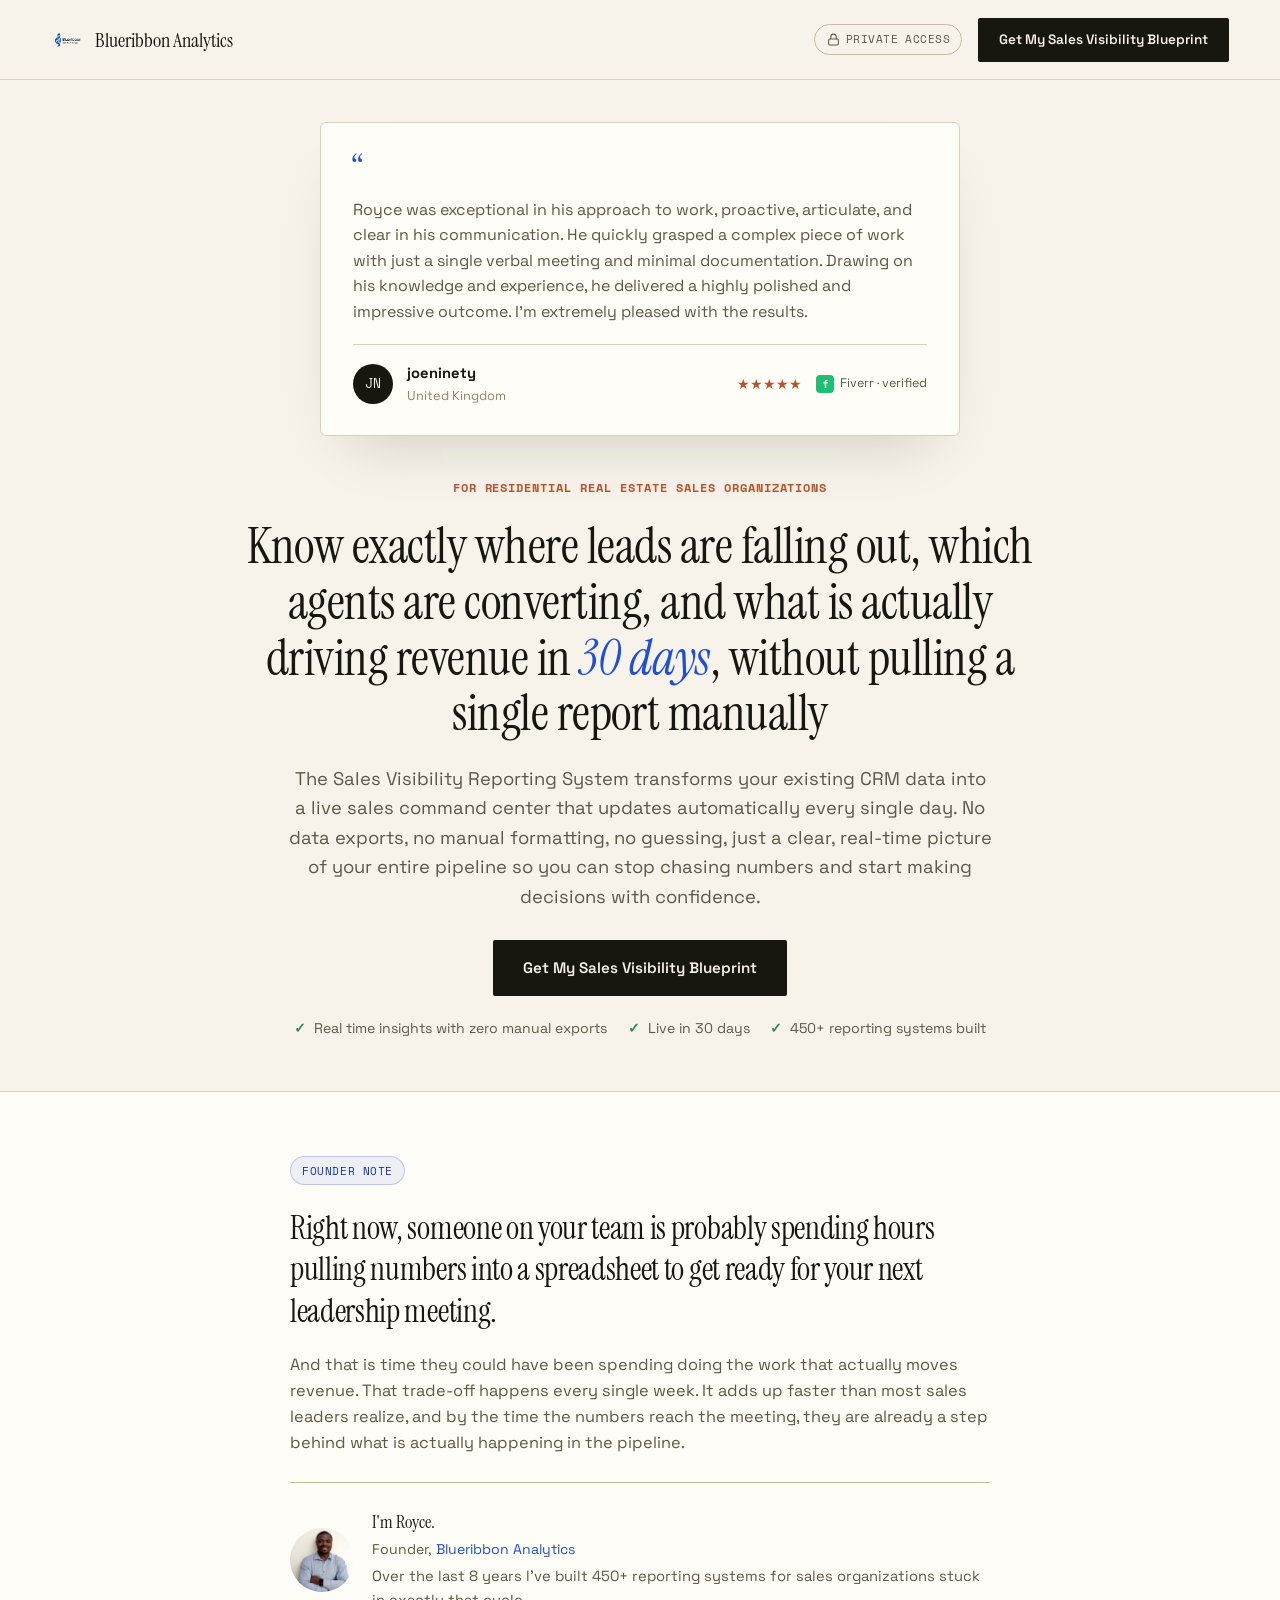
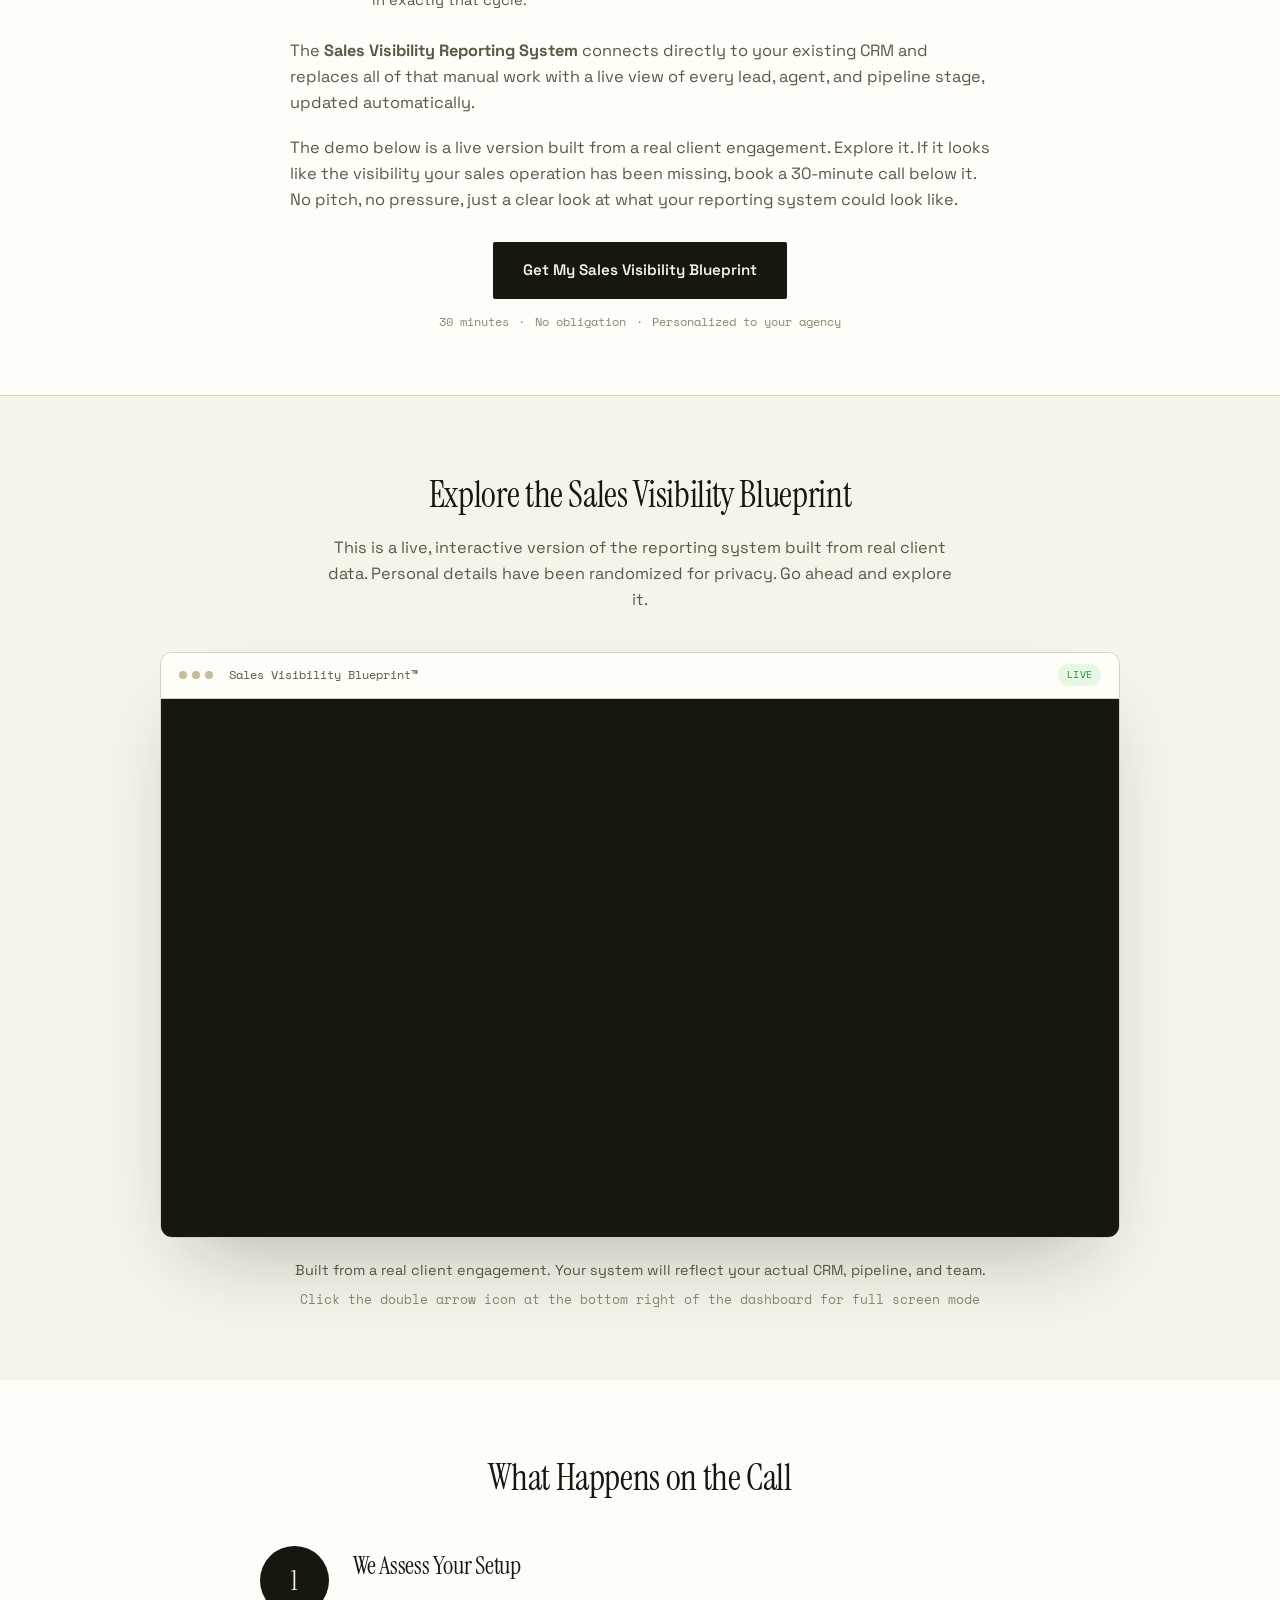
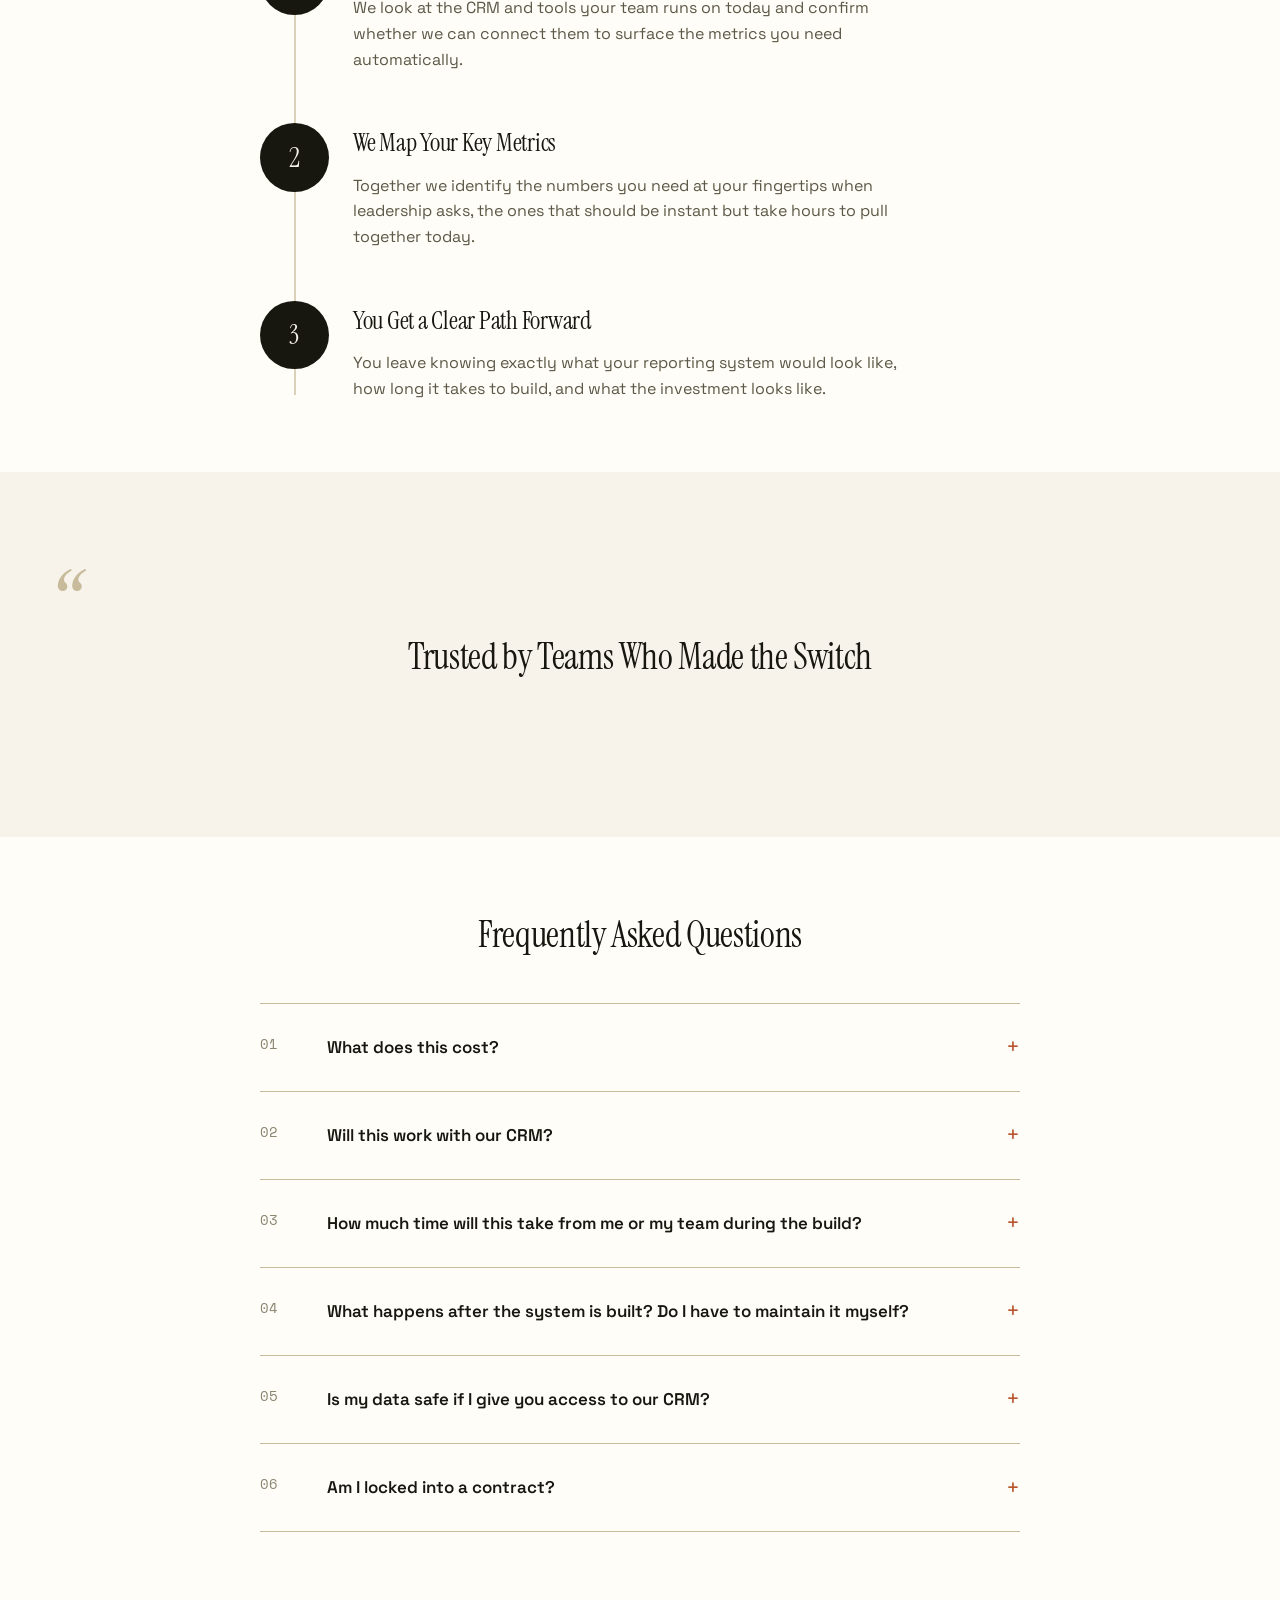
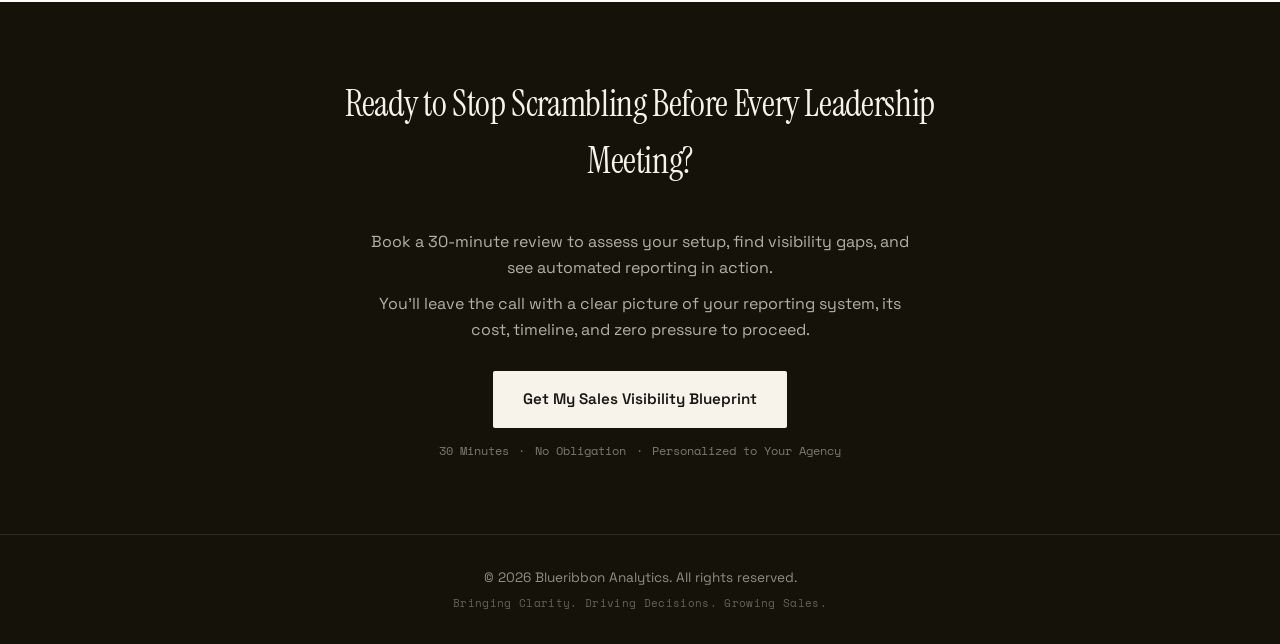
<file: salesvisibilitysystem-index.html>
<!DOCTYPE html>
<html lang="en">
<head>
<meta charset="UTF-8">
<meta name="viewport" content="width=device-width, initial-scale=1.0">
<title>Sales Visibility Reporting System | Blueribbon Analytics</title>
<meta name="description" content="See exactly where leads are falling out, which agents are converting, and what is driving revenue, in 30 days, without pulling a single report manually.">
<link rel="canonical" href="https://blueribbonanalytics.com/salesvisibilitysystem/">
<meta name="robots" content="index, follow">
<link rel="icon" type="image/png" href="../images/favicon.png">
<link rel="preconnect" href="https://fonts.googleapis.com">
<link rel="preconnect" href="https://fonts.gstatic.com" crossorigin>
<link href="https://fonts.googleapis.com/css2?family=Instrument+Serif:ital@0;1&family=Space+Grotesk:wght@400;600;700&family=Space+Mono:wght@400&display=swap" rel="stylesheet">
<style>
  :root{
    --paper:#F7F3EA;
    --paper-2:#EFE8D8;
    --paper-3:#E7DEC9;
    --ink:#17160F;
    --ink-soft:#5C5847;
    --ink-faint:#8C8672;
    --line:#DBD1B8;
    --line-strong:#C7BB9C;
    --blue:#1E4FD6;
    --blue-deep:#12379E;
    --rust:#B8542C;
    --rust-soft:#E3B392;
    --cream-card:#FFFDF8;
    --dark:#151309;
    --dark-2:#1E1B10;
    --radius-md:4px;
    --radius-lg:6px;
    --maxw:1240px;
  }

  *{box-sizing:border-box;}
  html{scroll-behavior:smooth;}
  @media (prefers-reduced-motion: reduce){
    html{scroll-behavior:auto;}
    *{animation-duration:0.001ms !important; animation-iteration-count:1 !important; transition-duration:0.001ms !important;}
  }

  body{
    margin:0;
    font-family:'Space Grotesk', sans-serif;
    color:var(--ink);
    background:var(--paper);
    line-height:1.6;
    -webkit-font-smoothing:antialiased;
    font-size:16.5px;
  }
  h1,h2,h3,h4{
    font-family:'Instrument Serif', serif;
    margin:0;
    font-weight:400;
    letter-spacing:-0.01em;
  }
  p{margin:0;}
  a{color:inherit;text-decoration:none;}
  img{max-width:100%;display:block;}
  ul{list-style:none;margin:0;padding:0;}
  button{font-family:inherit; background:none; border:none; cursor:pointer;}
  section{padding:7rem 0;}
  .wrap{width:min(var(--maxw), 92%); margin:0 auto;}
  .mono{font-family:'Space Mono', monospace;}

  .skip-link{
    position:absolute; left:-999px; top:auto;
    background:var(--rust); color:var(--paper);
    padding:0.9rem 1.4rem; z-index:300; font-weight:700;
  }
  .skip-link:focus{left:0; top:0;}
  a:focus-visible, button:focus-visible, summary:focus-visible{
    outline:3px solid var(--rust); outline-offset:3px;
  }

  /* progress bar */
  #scroll-progress{
    position:fixed; top:0; left:0; height:3px; background:linear-gradient(90deg, var(--blue), var(--rust));
    width:0%; z-index:400; transition:width 0.1s linear;
  }

  /* ---------- BUTTONS ---------- */
  .btn{
    display:inline-flex; align-items:center; gap:0.6rem;
    padding:1rem 1.9rem;
    font-weight:600; font-size:0.95rem;
    border-radius:2px;
    transition:transform 0.2s ease, background 0.2s ease, color 0.2s ease, border-color 0.2s ease;
  }
  .btn-solid{background:var(--ink); color:var(--paper);}
  .btn-solid:hover{background:var(--rust); transform:translateY(-2px);}
  .btn-line{border:1.5px solid var(--ink); color:var(--ink);}
  .btn-line:hover{border-color:var(--rust); color:var(--rust);}
  .btn-text{gap:0.4rem; font-weight:600; border-bottom:1.5px solid var(--ink); padding:0.2rem 0 0.1rem; border-radius:0;}
  .btn-text:hover{border-color:var(--rust); color:var(--rust);}
  .btn-text svg{width:14px; height:14px; transition:transform 0.2s ease;}
  .btn-text:hover svg{transform:translate(3px,-3px);}
  .btn-text-light{color:var(--paper); border-bottom:1.5px solid rgba(247,243,234,0.5);}
  .btn-text-light:hover{color:var(--rust-soft); border-color:var(--rust-soft);}

  /* ---------- NAV ---------- */
  header{
    position:fixed; inset:0 0 auto 0; z-index:200;
    padding:1.3rem 0;
    transition:background 0.3s ease, padding 0.3s ease, border-color 0.3s ease;
    border-bottom:1px solid transparent;
  }
  header.scrolled{
    background:rgba(247,243,234,0.92);
    backdrop-filter:blur(8px);
    border-bottom-color:var(--line);
    padding:0.9rem 0;
  }
  nav{display:flex; align-items:center; justify-content:space-between; gap:1.5rem;}
  .brand{display:flex; align-items:center; gap:0.7rem;}
  .brand img{height:60px; width:60px; border-radius:8px;}
  .brand-name{font-family:'Instrument Serif', serif; font-size:1.55rem; color:var(--ink); white-space:nowrap;}
  .nav-links{display:flex; align-items:center; gap:2.1rem;}
  .nav-links a{font-size:0.85rem; font-weight:600; text-transform:uppercase; letter-spacing:0.04em; color:var(--ink-soft); position:relative;}
  .nav-links a:hover{color:var(--ink);}
  .nav-links a.btn-solid{color:var(--paper);}
  .nav-links a.btn-solid:hover{background:var(--blue); color:var(--paper);}
  .nav-toggle{display:none; color:var(--ink); padding:0.4rem;}
  .nav-toggle svg{width:24px; height:24px;}

  /* ---------- HERO ---------- */
  .hero{padding:9.5rem 0 5rem; position:relative; overflow:hidden;}
  .hero .wrap{display:grid; grid-template-columns:1.15fr 0.85fr; gap:4rem; align-items:center;}
  .hero-eyebrow{
    display:inline-flex; align-items:center; gap:0.6rem;
    font-size:0.76rem; font-weight:700; letter-spacing:0.08em; text-transform:uppercase;
    color:var(--rust); margin-bottom:1.6rem;
  }
  .hero-eyebrow::before{content:'◆'; font-size:0.6rem;}
  .hero h1{
    font-size:clamp(2.6rem, 5.2vw, 4.4rem);
    line-height:1.04;
    color:var(--ink);
    margin-bottom:1.6rem;
  }
  .hero h1 i{font-style:italic; color:var(--blue);}
  .hero .lead{
    font-size:1.32rem; line-height:1.55; color:var(--ink-soft); max-width:33rem; margin-bottom:2.3rem;
  }
  .hero-actions{display:flex; flex-wrap:wrap; align-items:center; gap:1.6rem; margin-bottom:2.4rem;}
  .hero-note{font-size:0.92rem; color:var(--ink-faint); max-width:27rem; margin-bottom:1.8rem;}
  .hero-tags{display:flex; flex-wrap:wrap; align-items:center; gap:0.7rem;}
  .hero-tags span{
    font-family:'Space Mono', monospace;
    font-size:0.72rem; color:var(--ink-soft);
    border:1px solid var(--line-strong); padding:0.4rem 0.7rem; border-radius:2px;
  }
  .hero-badge-icon{
    display:inline-flex; align-items:center; gap:0.5rem;
    font-family:'Space Mono', monospace; font-size:0.72rem; color:var(--ink-soft);
    border:1px solid var(--line-strong); padding:0.3rem 0.8rem 0.3rem 0.3rem; border-radius:100px;
    background:var(--cream-card);
  }
  .hero-badge-icon img{height:26px; width:26px; border-radius:50%; object-fit:cover; flex-shrink:0;}

  /* Hero flow visual */
  .flow-visual{position:relative; display:flex; flex-direction:column; align-items:stretch; gap:0;}
  .flow-source{
    display:flex; align-items:center; gap:0.8rem;
    background:var(--cream-card); border:1px solid var(--line);
    border-radius:var(--radius-md); padding:0.75rem 1rem;
    font-size:0.86rem; font-weight:600; color:var(--ink-soft);
    box-shadow:0 8px 20px -14px rgba(23,22,15,0.15);
  }
  .flow-source svg{width:18px; height:18px; color:var(--blue); flex-shrink:0;}
  .flow-connector{
    width:1.5px; height:24px; background:repeating-linear-gradient(to bottom, var(--line-strong) 0 4px, transparent 4px 8px);
    margin-left:1.35rem;
  }
  .flow-result{
    margin-top:0.6rem;
    background:linear-gradient(165deg, #201D12 0%, var(--ink) 55%, #0F0E09 100%);
    color:var(--paper);
    border-radius:12px;
    padding:0;
    box-shadow:0 40px 80px -32px rgba(23,22,15,0.55), 0 1px 0 rgba(255,255,255,0.06) inset;
    position:relative;
    overflow:hidden;
    border:1px solid rgba(247,243,234,0.08);
  }
  .flow-result::before{
    content:'';
    position:absolute; inset:0;
    background:radial-gradient(circle at 85% -10%, rgba(62,130,250,0.28), transparent 55%);
    pointer-events:none;
  }
  .flow-result-chrome{
    display:flex; align-items:center; gap:0.4rem;
    padding:0.85rem 1.3rem;
    border-bottom:1px solid rgba(247,243,234,0.08);
    position:relative;
  }
  .flow-result-chrome span{width:7px; height:7px; border-radius:50%; background:rgba(247,243,234,0.16);}
  .flow-result-chrome .rc-title{
    margin-left:auto; font-family:'Space Mono',monospace; font-size:0.66rem; letter-spacing:0.05em;
    color:rgba(247,243,234,0.4); text-transform:uppercase;
  }
  .flow-result-body{padding:1.7rem 1.8rem 1.9rem; position:relative;}
  .flow-result-label{
    font-family:'Space Mono', monospace; font-size:0.68rem; letter-spacing:0.08em; text-transform:uppercase;
    color:var(--rust-soft); margin-bottom:1rem; display:flex; align-items:center; gap:0.5rem;
  }
  .flow-result-label .dot{width:6px; height:6px; border-radius:50%; background:#7CD98A; box-shadow:0 0 10px #7CD98A; animation:pulse 2s infinite;}
  @keyframes pulse{0%,100%{opacity:1;}50%{opacity:0.25;}}
  .flow-result-num{font-family:'Instrument Serif', serif; font-style:italic; font-size:3.4rem; margin-bottom:0.3rem; letter-spacing:-0.01em;}
  .flow-result-sub{font-size:0.9rem; color:rgba(247,243,234,0.6); margin-bottom:1.5rem;}
  .flow-spark{display:flex; align-items:flex-end; gap:5px; height:44px; margin-bottom:0.3rem;}
  .flow-spark div{flex:1; background:linear-gradient(180deg, #5B9BFF, #1E4FD6); border-radius:3px 3px 1px 1px; height:var(--h); box-shadow:0 4px 12px -4px rgba(30,79,214,0.6);}
  .flow-spark-labels{display:flex; justify-content:space-between; font-family:'Space Mono',monospace; font-size:0.62rem; color:rgba(247,243,234,0.35); margin-top:0.5rem;}

  /* ---------- MARQUEE STRIP ---------- */
  .marquee-strip{background:var(--dark); color:var(--paper); overflow:hidden; padding:1.6rem 0; border-top:1px solid rgba(247,243,234,0.1); border-bottom:1px solid rgba(247,243,234,0.1);}
  .marquee-track{display:flex; width:max-content; animation:marquee 32s linear infinite;}
  .marquee-track span{
    display:inline-flex; align-items:center; gap:1rem;
    font-family:'Space Mono', monospace; font-size:0.92rem; font-weight:400;
    padding:0 2.2rem; white-space:nowrap; color:rgba(247,243,234,0.85);
  }
  .marquee-track span b{color:var(--rust-soft); font-weight:700;}
  .marquee-track span::after{content:'◆'; color:rgba(247,243,234,0.25); margin-left:2.2rem; font-size:0.6rem;}
  @keyframes marquee{from{transform:translateX(0);} to{transform:translateX(-50%);}}

  /* ---------- SECTION HEADS ---------- */
  .head-row{display:flex; justify-content:space-between; align-items:flex-end; gap:2rem; margin-bottom:3.6rem; flex-wrap:wrap;}
  .kicker{
    display:flex; align-items:center; gap:0.6rem;
    font-family:'Space Mono', monospace; font-size:0.74rem; letter-spacing:0.05em; text-transform:uppercase;
    color:var(--rust); margin-bottom:1rem;
  }
  .kicker::before{content:''; width:26px; height:1.5px; background:var(--rust);}
  .head-row h2{font-size:clamp(1.9rem, 3.2vw, 2.7rem); max-width:34rem;}
  .head-row p{max-width:25rem; color:var(--ink-soft); font-size:1.15rem; line-height:1.55;}

  /* ---------- HOW IT WORKS: TIMELINE ---------- */
  #how{background:var(--paper);}
  .timeline{position:relative; padding-left:0;}
  .timeline-rail{position:absolute; left:2.15rem; top:0.4rem; bottom:0.4rem; width:2px; background:var(--line);}
  .timeline-rail-fill{position:absolute; left:0; top:0; width:100%; height:0%; background:var(--rust); transition:height 0.15s ease-out;}
  .timeline-item{position:relative; display:grid; grid-template-columns:4.3rem 1fr; gap:1.5rem; padding-bottom:3.2rem;}
  .timeline-item:last-child{padding-bottom:0;}
  .timeline-num{
    font-family:'Instrument Serif', serif; font-size:1.7rem; color:var(--paper);
    background:var(--ink); width:4.3rem; height:4.3rem; border-radius:50%;
    display:flex; align-items:center; justify-content:center; position:relative; z-index:2;
    flex-shrink:0;
  }
  .timeline-body h3{font-size:1.55rem; margin-bottom:0.6rem;}
  .timeline-body p{color:var(--ink-soft); font-size:1rem; max-width:36rem;}

  /* ---------- BENEFITS: EDITORIAL LIST ---------- */
  .benefits-section{background:var(--paper-2);}
  .benefit-row{
    display:grid; grid-template-columns:5rem 1fr 1fr; gap:2rem; align-items:center;
    padding:1.8rem 0; border-bottom:1px solid var(--line-strong);
  }
  .benefit-row:first-of-type{border-top:1px solid var(--line-strong);}
  .benefit-index{font-family:'Instrument Serif', serif; font-style:italic; font-size:1.6rem; color:var(--rust);}
  .benefit-row h3{font-size:1.35rem;}
  .benefit-row p{color:var(--ink-soft); font-size:0.98rem;}

  /* ---------- SERVICES: ACCORDION ---------- */
  #services{background:var(--paper);}
  .vert-accordion{border-top:1px solid var(--line-strong);}
  .vert-item{border-bottom:1px solid var(--line-strong);}
  .vert-item summary{
    list-style:none; cursor:pointer;
    display:flex; align-items:center; gap:1.4rem;
    padding:1.7rem 0;
  }
  .vert-item summary::-webkit-details-marker{display:none;}
  .vert-num{font-family:'Space Mono',monospace; color:var(--ink-faint); font-size:0.95rem; width:2.2rem; flex-shrink:0;}
  .vert-name{font-family:'Instrument Serif', serif; font-size:1.5rem; flex:1;}
  .vert-plus{width:28px; height:28px; border:1px solid var(--line-strong); border-radius:50%; display:flex; align-items:center; justify-content:center; flex-shrink:0; position:relative;}
  .vert-plus::before, .vert-plus::after{content:''; position:absolute; background:var(--ink);}
  .vert-plus::before{width:11px; height:1.4px;}
  .vert-plus::after{width:1.4px; height:11px; transition:transform 0.2s ease;}
  .vert-item[open] .vert-plus::after{transform:rotate(90deg); opacity:0;}
  .vert-content{padding:0 0 2.2rem 3.6rem; display:grid; grid-template-columns:1.1fr 1fr; gap:2rem;}
  .vert-problem{color:var(--ink-soft); font-size:0.98rem;}
  .vert-problem strong{color:var(--ink); display:block; font-family:'Space Mono',monospace; font-size:0.72rem; text-transform:uppercase; letter-spacing:0.05em; margin-bottom:0.6rem;}
  .vert-outcomes li{position:relative; padding-left:1.2rem; font-size:0.94rem; margin-bottom:0.55rem; color:var(--ink);}
  .vert-outcomes li::before{content:'—'; position:absolute; left:0; color:var(--rust);}
  .verticals-note{margin-top:2.2rem; font-size:0.96rem; color:var(--ink-soft);}
  .verticals-note a{color:var(--blue); font-weight:600; border-bottom:1px solid var(--blue);}

  /* ---------- PORTFOLIO: SCROLL CAROUSEL ---------- */
  .live-demo{background:var(--dark); color:var(--paper);}
  .live-demo .kicker{color:var(--rust-soft);}
  .live-demo .kicker::before{background:var(--rust-soft);}
  .live-demo .head-row p{color:rgba(247,243,234,0.6);}
  .carousel-controls{display:flex; gap:0.6rem;}
  .carousel-btn{
    width:46px; height:46px; border-radius:50%; border:1px solid rgba(247,243,234,0.25);
    display:flex; align-items:center; justify-content:center; color:var(--paper);
    transition:border-color 0.2s ease, background 0.2s ease;
  }
  .carousel-btn:hover{border-color:var(--rust-soft); background:rgba(247,243,234,0.06);}
  .carousel-btn svg{width:18px; height:18px;}
  .carousel-track{
    display:flex; gap:1.6rem; overflow-x:auto; scroll-snap-type:x mandatory;
    padding-bottom:1rem; margin:0 -1px;
    scrollbar-width:none;
  }
  .carousel-track::-webkit-scrollbar{display:none;}
  .case-card{
    scroll-snap-align:start;
    flex:0 0 min(560px, 86vw);
    background:var(--dark-2);
    border:1px solid rgba(247,243,234,0.1);
    border-radius:var(--radius-lg);
    padding:2.2rem;
    position:relative;
    overflow:hidden;
  }
  .case-ghost-num{
    position:absolute; top:-1.2rem; right:0.6rem;
    font-family:'Instrument Serif', serif; font-size:8rem; color:rgba(247,243,234,0.04);
    line-height:1; pointer-events:none;
  }
  .case-tag{
    font-family:'Space Mono', monospace; font-size:0.72rem; text-transform:uppercase; letter-spacing:0.05em;
    color:var(--rust-soft); margin-bottom:1rem; display:block; position:relative;
  }
  .case-card h3{font-size:1.5rem; margin-bottom:1rem; position:relative; max-width:22rem;}
  .case-card p{color:rgba(247,243,234,0.72); font-size:0.96rem; margin-bottom:1.2rem; position:relative;}
  .case-note{font-size:0.8rem; color:var(--rust-soft); font-style:italic; margin-bottom:1.1rem; display:block; position:relative;}
  .img-placeholder{
    position:relative; aspect-ratio:16/10; border-radius:var(--radius-md);
    border:1px dashed rgba(247,243,234,0.25);
    background:repeating-linear-gradient(135deg, rgba(247,243,234,0.03) 0 12px, transparent 12px 24px);
    display:flex; flex-direction:column; align-items:center; justify-content:center;
    gap:0.6rem; text-align:center; padding:1.3rem; margin-bottom:1.2rem;
  }
  .img-placeholder svg{width:28px; height:28px; color:rgba(247,243,234,0.3);}
  .img-placeholder .ph-label{font-size:0.78rem; font-weight:600; color:rgba(247,243,234,0.6);}
  .img-placeholder .ph-note{font-size:0.7rem; color:rgba(247,243,234,0.35);}
  .img-placeholder.light{
    border-color:var(--line-strong);
    background:repeating-linear-gradient(135deg, rgba(23,22,15,0.04) 0 12px, transparent 12px 24px);
  }
  .img-placeholder.light svg{color:var(--ink-faint);}
  .img-placeholder.light .ph-label{color:var(--ink-soft);}
  .img-placeholder.light .ph-note{color:var(--ink-faint);}
  .case-image{
    position:relative; aspect-ratio:16/10; border-radius:var(--radius-md);
    overflow:hidden; margin-bottom:1.2rem; border:1px solid rgba(247,243,234,0.12);
  }
  .case-image img{width:100%; height:100%; object-fit:cover; object-position:top;display:block;}
  .showcase-link{
    display:inline-flex; align-items:center; gap:0.4rem; color:var(--paper); font-weight:600; font-size:0.9rem;
    border-bottom:1.5px solid var(--rust-soft); padding-bottom:0.1rem; position:relative;
  }
  .showcase-link:hover{color:var(--rust-soft);}
  .showcase-link svg{width:13px; height:13px;}
  .portfolio-footnote{margin-top:2.2rem; color:rgba(247,243,234,0.55); font-size:0.94rem; max-width:38rem;}

  /* ---------- TESTIMONIALS ---------- */
  #testimonials{background:var(--paper); position:relative;}
  .quote-mark{font-family:'Instrument Serif', serif; font-style:italic; font-size:6rem; color:var(--line-strong); line-height:0.6; margin-bottom:1rem;}

  /* ---------- ABOUT: DOSSIER ---------- */
  .consultant{background:var(--paper-2);}
  .consultant .wrap{display:grid; grid-template-columns:0.75fr 1.25fr; gap:4rem; align-items:start;}
  .dossier-photo{
    background:var(--cream-card); border:1px solid var(--line-strong); padding:0.9rem 0.9rem 1.4rem;
    transform:rotate(-1.5deg); box-shadow:0 24px 50px -28px rgba(23,22,15,0.3);
  }
  .dossier-photo .img-placeholder{aspect-ratio:4/5; margin-bottom:0.9rem;}
  .dossier-caption{font-family:'Space Mono', monospace; font-size:0.72rem; color:var(--ink-faint); text-align:center; letter-spacing:0.03em;}
  .consultant-copy .lede{font-family:'Instrument Serif', serif; font-style:italic; font-size:1.65rem; color:var(--ink); margin-bottom:1.4rem;}
  .consultant-copy p{color:var(--ink-soft); font-size:1.06rem; margin-bottom:1.1rem;}
  .credential-tags{display:flex; flex-wrap:wrap; align-items:center; gap:0.7rem; margin:1.6rem 0 1.8rem;}
  .credential-tags span{
    font-family:'Space Mono', monospace; font-size:0.76rem; color:var(--ink);
    border:1px solid var(--line-strong); padding:0.5rem 0.85rem; border-radius:2px;
  }
  .credential-badge{
    display:inline-flex; align-items:center; gap:0.55rem;
    font-family:'Space Mono', monospace; font-size:0.76rem; color:var(--ink);
    border:1px solid var(--line-strong); padding:0.4rem 0.95rem 0.4rem 0.4rem; border-radius:100px;
    background:var(--cream-card);
  }
  .credential-badge img{height:34px; width:34px; border-radius:50%; object-fit:cover; flex-shrink:0;}

  /* ---------- FAQ ---------- */
  .faq-section{background:var(--paper);}
  .faq-list{max-width:52rem;}
  .faq-item{display:grid; grid-template-columns:3rem 1fr; gap:1.2rem; border-bottom:1px solid var(--line-strong); padding:1.6rem 0;}
  .faq-item:first-child{border-top:1px solid var(--line-strong);}
  .faq-num{font-family:'Space Mono', monospace; color:var(--ink-faint); font-size:0.9rem; padding-top:0.15rem;}
  .faq-item summary{cursor:pointer; font-weight:600; font-size:1.06rem; list-style:none; display:flex; align-items:center; justify-content:space-between; gap:1rem;}
  .faq-item summary::-webkit-details-marker{display:none;}
  .faq-item summary::after{content:'+'; font-size:1.4rem; color:var(--rust); font-weight:400; flex-shrink:0; transition:transform 0.2s ease;}
  .faq-item[open] summary::after{transform:rotate(45deg);}
  .faq-item p{margin-top:1rem; color:var(--ink-soft); font-size:0.98rem;}

  /* ---------- FINAL CTA ---------- */
  .cta-final{background:var(--dark); color:var(--paper); text-align:center; padding:8rem 0;}
  .cta-final h2{font-size:clamp(2.1rem, 4.6vw, 3.6rem); font-style:italic; max-width:42rem; margin:0 auto 2.2rem; line-height:1.15;}

  /* ---------- FOOTER ---------- */
  footer{background:var(--dark); color:rgba(247,243,234,0.6); padding:0 0 3rem;}
  .footer-rule{height:1px; background:rgba(247,243,234,0.12); margin-bottom:3rem;}
  .footer-top{display:grid; grid-template-columns:1.4fr 0.8fr 0.8fr 1fr; gap:2.5rem; padding-bottom:3rem;}
  .footer-brand{display:flex; align-items:center; gap:0.7rem; margin-bottom:1rem;}
  .footer-brand img{height:42px; width:42px; border-radius:8px;}
  .footer-brand span{font-family:'Instrument Serif', serif; color:var(--paper); font-size:1.4rem;}
  .footer-desc{font-size:0.9rem; max-width:22rem;}
  .footer-heading{font-family:'Space Mono',monospace; color:var(--paper); font-size:0.74rem; text-transform:uppercase; letter-spacing:0.05em; margin-bottom:1rem;}
  .footer-links li{margin-bottom:0.65rem;}
  .footer-links a{font-size:0.9rem;}
  .footer-links a:hover{color:var(--rust-soft);}
  .footer-bottom{display:flex; justify-content:space-between; align-items:center; padding-top:1.8rem; border-top:1px solid rgba(247,243,234,0.12); font-size:0.82rem; flex-wrap:wrap; gap:1rem;}

  /* ---------- REVEAL ---------- */
  [data-reveal]{opacity:0; transform:translateY(24px); transition:opacity 0.7s ease, transform 0.7s ease;}
  [data-reveal].in-view{opacity:1; transform:translateY(0);}

  /* ---------- RESPONSIVE ---------- */
  @media (max-width: 980px){
    .hero .wrap{grid-template-columns:1fr; gap:3rem;}
    .hero{padding:8rem 0 3.5rem;}
    .consultant .wrap{grid-template-columns:1fr;}
    .dossier-photo{max-width:280px;}
    .vert-content{grid-template-columns:1fr;}
    .footer-top{grid-template-columns:1fr 1fr; row-gap:2.5rem;}
    .benefit-row{grid-template-columns:3.5rem 1fr; row-gap:0.5rem;}
    .benefit-row p{grid-column:2 / 3;}
  }
  @media (max-width: 640px){
    section{padding:4.5rem 0;}
    .nav-links{
      position:fixed; inset:0 0 0 auto; width:min(78vw,320px);
      background:var(--paper); flex-direction:column; align-items:flex-start;
      padding:6.5rem 2rem 2rem; gap:1.6rem; transform:translateX(100%);
      transition:transform 0.3s ease; box-shadow:-20px 0 40px rgba(0,0,0,0.15);
      border-left:1px solid var(--line);
    }
    .nav-links.open{transform:translateX(0);}
    .nav-toggle{display:block;}
    .head-row{flex-direction:column; align-items:flex-start;}
    .timeline-num{width:3.4rem; height:3.4rem; font-size:1.3rem;}
    .timeline-item{grid-template-columns:3.4rem 1fr; gap:1rem;}
    .timeline-rail{left:1.7rem;}
    .vert-content{padding-left:0;}
    .footer-top{grid-template-columns:1fr;}
    .case-card{flex-basis:88vw;}
  }

  /* ---- Sales Visibility Reporting System page ---- */
  .svrs-nav{background:var(--paper); border-bottom:1px solid var(--line); padding:1.1rem 0;}
  .svrs-nav .wrap{display:flex; align-items:center; justify-content:space-between; gap:1rem; flex-wrap:wrap;}
  .svrs-nav-logo{display:flex; align-items:center; gap:0.6rem;}
  .svrs-nav-logo img{height:34px; width:34px; border-radius:8px;}
  .svrs-nav-logo span{font-family:'Instrument Serif', serif; font-size:1.25rem; color:var(--ink);}
  .svrs-nav-right{display:flex; align-items:center; gap:1rem; flex-wrap:wrap;}
  .svrs-badge-pill{
    display:inline-flex; align-items:center; gap:0.4rem;
    font-family:'Space Mono', monospace; font-size:0.68rem; letter-spacing:0.04em; text-transform:uppercase;
    color:var(--ink-soft); border:1px solid var(--line-strong); padding:0.35rem 0.7rem; border-radius:100px;
  }
  .svrs-badge-pill svg{width:13px; height:13px;}

  .svrs-review-wrap{background:var(--paper); padding:2.6rem 0 0;}
  .svrs-review-card{
    max-width:640px; margin:0 auto; background:var(--cream-card); border:1px solid var(--line);
    border-radius:var(--radius-lg); padding:1.8rem 2rem; box-shadow:0 30px 60px -30px rgba(23,22,15,0.2);
  }
  .svrs-review-quote{font-family:'Instrument Serif', serif; font-size:2.4rem; color:var(--blue); line-height:1; margin-bottom:0.4rem;}
  .svrs-review-text{font-size:1rem; color:var(--ink-soft); line-height:1.6; margin-bottom:1.2rem;}
  .svrs-review-divider{height:1px; background:var(--line); margin-bottom:1.1rem;}
  .svrs-reviewer{display:flex; align-items:center; gap:0.9rem; flex-wrap:wrap;}
  .svrs-reviewer-avatar{
    width:40px; height:40px; border-radius:50%; background:var(--ink); color:var(--paper);
    display:flex; align-items:center; justify-content:center; font-family:'Space Mono',monospace; font-size:0.8rem; flex-shrink:0;
  }
  .svrs-reviewer-name{font-weight:700; font-size:0.92rem; color:var(--ink);}
  .svrs-reviewer-location{font-size:0.8rem; color:var(--ink-faint);}
  .svrs-reviewer-stars{color:var(--rust); font-size:0.9rem; margin-left:auto;}
  .svrs-fiverr-badge{display:flex; align-items:center; gap:0.35rem; font-size:0.78rem; color:var(--ink-soft);}
  .svrs-fiverr-icon{width:18px; height:18px; border-radius:4px; background:#1DBF73; color:#fff; display:flex; align-items:center; justify-content:center; font-weight:700; font-size:0.72rem;}

  .svrs-hero{background:var(--paper); padding:2.6rem 0 3.2rem; text-align:center;}
  .svrs-hero .wrap{max-width:820px;}
  .svrs-hero-eyebrow{
    font-family:'Space Mono', monospace; font-size:0.76rem; font-weight:700; letter-spacing:0.08em; text-transform:uppercase;
    color:var(--rust); margin-bottom:1.4rem;
  }
  .svrs-hero h1{font-size:clamp(2.1rem, 4vw, 3.1rem); line-height:1.12; color:var(--ink); margin-bottom:1.4rem;}
  .svrs-hero h1 i{font-style:italic; color:var(--blue);}
  .svrs-hero-body{font-size:1.15rem; line-height:1.6; color:var(--ink-soft); max-width:44rem; margin:0 auto 1.8rem;}
  .svrs-checks{display:flex; justify-content:center; flex-wrap:wrap; gap:1.3rem; margin-top:1.3rem;}
  .svrs-check{display:flex; align-items:center; gap:0.5rem; font-size:0.88rem; color:var(--ink-soft);}
  .svrs-check-icon{color:#2E8B4F; font-weight:700;}

  .svrs-founder{background:var(--cream-card); padding:4rem 0; border-top:1px solid var(--line); border-bottom:1px solid var(--line);}
  .svrs-founder .wrap{max-width:700px;}
  .svrs-founder-badge{
    font-family:'Space Mono', monospace; font-size:0.7rem; text-transform:uppercase; letter-spacing:0.05em;
    color:var(--blue-deep); background:rgba(30,79,214,0.08); border:1px solid rgba(30,79,214,0.25);
    display:inline-block; padding:0.3rem 0.7rem; border-radius:100px; margin-bottom:1.4rem;
  }
  .svrs-founder-hook{font-family:'Instrument Serif', serif; font-size:clamp(1.5rem,2.6vw,2rem); line-height:1.3; color:var(--ink); margin-bottom:1.2rem;}
  .svrs-founder-pain{font-size:1.02rem; color:var(--ink-soft); line-height:1.6; margin-bottom:1.6rem;}
  .svrs-founder-rule{height:1px; background:var(--line-strong); margin-bottom:1.6rem;}
  .svrs-founder-card{display:flex; align-items:center; gap:1.1rem; margin-bottom:1.6rem;}
  .svrs-founder-photo{width:64px; height:64px; border-radius:50%; object-fit:cover; flex-shrink:0;}
  .svrs-founder-name{font-family:'Instrument Serif', serif; font-size:1.15rem; color:var(--ink);}
  .svrs-founder-title{font-size:0.88rem; color:var(--ink-soft); margin-bottom:0.3rem;}
  .svrs-founder-bio{font-size:0.92rem; color:var(--ink-soft);}
  .svrs-founder-pitch{font-size:1.02rem; color:var(--ink-soft); line-height:1.6; margin-bottom:1.2rem;}
  .svrs-founder-cta{text-align:center; margin-top:1.8rem;}
  .svrs-cta-meta{
    display:flex; justify-content:center; gap:0.6rem; flex-wrap:wrap; margin-top:0.9rem;
    font-family:'Space Mono',monospace; font-size:0.72rem; color:var(--ink-faint);
  }

  .svrs-sec{background:var(--paper); padding:4.4rem 0;}
  .svrs-sec:nth-child(even){background:var(--cream-card);}
  .svrs-sec-head{max-width:640px; margin:0 auto 2.4rem; text-align:center;}
  .svrs-sec-head h2{font-size:clamp(1.7rem,2.8vw,2.3rem); color:var(--ink); margin-bottom:0.7rem;}
  .svrs-sec-head p{color:var(--ink-soft); font-size:1.02rem;}

  .svrs-dash-frame{max-width:960px; margin:0 auto; border-radius:12px; overflow:hidden; border:1px solid var(--line); box-shadow:0 40px 80px -32px rgba(23,22,15,0.3);}
  .svrs-dash-toolbar{display:flex; align-items:center; gap:0.6rem; background:var(--cream-card); padding:0.7rem 1.1rem; border-bottom:1px solid var(--line);}
  .svrs-toolbar-dots{display:flex; gap:5px;}
  .svrs-toolbar-dots span{width:8px; height:8px; border-radius:50%; background:var(--line-strong);}
  .svrs-toolbar-label{font-family:'Space Mono',monospace; font-size:0.72rem; color:var(--ink-soft); margin-left:0.4rem;}
  .svrs-toolbar-badge{
    margin-left:auto; font-family:'Space Mono',monospace; font-size:0.62rem; letter-spacing:0.05em;
    color:#2E8B4F; background:rgba(124,217,138,0.18); padding:0.2rem 0.55rem; border-radius:100px;
  }
  .svrs-dash-embed{position:relative; width:100%; aspect-ratio:16/9; background:var(--ink);}
  .svrs-dash-embed iframe{position:absolute; inset:0; width:100%; height:100%; border:none;}
  .svrs-dash-caption{text-align:center; font-size:0.9rem; color:var(--ink-soft); margin:1.3rem auto 0.4rem; max-width:44rem;}
  .svrs-dash-hint{display:flex; align-items:center; justify-content:center; gap:0.4rem; font-size:0.82rem; color:var(--ink-faint); text-align:center;}

  .svrs-final{background:var(--dark); color:var(--paper); padding:4.6rem 0; text-align:center;}
  .svrs-final .svrs-sec-head h2{color:var(--paper);}
  .svrs-final .svrs-sec-head p{color:rgba(247,243,234,0.65);}
  .svrs-risk{max-width:34rem; margin:0 auto 1.8rem;}
  .svrs-risk p{color:rgba(247,243,234,0.7); font-size:1rem; margin-bottom:0.7rem;}
  .svrs-final .svrs-cta-meta{color:rgba(247,243,234,0.45);}

  .svrs-footer{background:var(--dark); color:rgba(247,243,234,0.55); text-align:center; padding:2rem 0; font-size:0.85rem; border-top:1px solid rgba(247,243,234,0.1);}
  .svrs-footer-tagline{display:block; margin-top:0.3rem; font-family:'Space Mono',monospace; font-size:0.7rem; letter-spacing:0.03em; color:rgba(247,243,234,0.35);}

  @media (max-width:640px){
    .svrs-founder-card{flex-direction:column; text-align:center;}
    .svrs-checks{flex-direction:column; align-items:center; gap:0.7rem;}
  }

</style>
<!-- Google tag (gtag.js) -->
<script async src="https://www.googletagmanager.com/gtag/js?id=G-GEXEQWJWHE"></script>
<script>
  window.dataLayer = window.dataLayer || [];
  function gtag(){dataLayer.push(arguments);}
  gtag("js", new Date());
  gtag("config", "G-GEXEQWJWHE");
</script>
</head>
<body>

<nav class="svrs-nav">
  <div class="wrap">
    <a href="https://blueribbonanalytics.com" class="svrs-nav-logo">
      <img src="../images/logo-nav.png" alt="Blueribbon Analytics logo">
      <span>Blueribbon Analytics</span>
    </a>
    <div class="svrs-nav-right">
      <span class="svrs-badge-pill"><svg viewBox="0 0 24 24" fill="none" stroke="currentColor" stroke-width="2"><rect x="3" y="11" width="18" height="11" rx="2"/><path d="M7 11V7a5 5 0 0 1 10 0v4"/></svg>Private Access</span>
      <a class="btn btn-solid" style="padding:0.7rem 1.3rem; font-size:0.85rem;" href="https://tidycal.com/royce/sales-visibility-review" target="_blank" rel="noopener">Get My Sales Visibility Blueprint</a>
    </div>
  </div>
</nav>

<div class="svrs-review-wrap">
  <div class="wrap">
    <div class="svrs-review-card" data-reveal>
      <div class="svrs-review-quote">&ldquo;</div>
      <p class="svrs-review-text">Royce was exceptional in his approach to work, proactive, articulate, and clear in his communication. He quickly grasped a complex piece of work with just a single verbal meeting and minimal documentation. Drawing on his knowledge and experience, he delivered a highly polished and impressive outcome. I&rsquo;m extremely pleased with the results.</p>
      <div class="svrs-review-divider"></div>
      <div class="svrs-reviewer">
        <div class="svrs-reviewer-avatar">JN</div>
        <div>
          <p class="svrs-reviewer-name">joeninety</p>
          <p class="svrs-reviewer-location">United Kingdom</p>
        </div>
        <div class="svrs-reviewer-stars">&#9733;&#9733;&#9733;&#9733;&#9733;</div>
        <div class="svrs-fiverr-badge">
          <div class="svrs-fiverr-icon">f</div>
          <span>Fiverr &middot; verified</span>
        </div>
      </div>
    </div>
  </div>
</div>

<section class="svrs-hero">
  <div class="wrap">
    <div class="svrs-hero-eyebrow">For Residential Real Estate Sales Organizations</div>
    <h1 data-reveal>Know exactly where leads are falling out, which agents are converting, and what is actually driving revenue in <i>30 days</i>, without pulling a single report manually</h1>
    <p class="svrs-hero-body" data-reveal>The Sales Visibility Reporting System transforms your existing CRM data into a live sales command center that updates automatically every single day. No data exports, no manual formatting, no guessing, just a clear, real-time picture of your entire pipeline so you can stop chasing numbers and start making decisions with confidence.</p>
    <a href="https://tidycal.com/royce/sales-visibility-review" class="btn btn-solid" target="_blank" rel="noopener" data-reveal>Get My Sales Visibility Blueprint</a>
    <div class="svrs-checks" data-reveal>
      <div class="svrs-check"><span class="svrs-check-icon">&#10003;</span>Real time insights with zero manual exports</div>
      <div class="svrs-check"><span class="svrs-check-icon">&#10003;</span>Live in 30 days</div>
      <div class="svrs-check"><span class="svrs-check-icon">&#10003;</span>450+ reporting systems built</div>
    </div>
  </div>
</section>

<section class="svrs-founder">
  <div class="wrap">
    <span class="svrs-founder-badge mono">Founder Note</span>
    <h2 class="svrs-founder-hook" data-reveal>Right now, someone on your team is probably spending hours pulling numbers into a spreadsheet to get ready for your next leadership meeting.</h2>
    <p class="svrs-founder-pain" data-reveal>And that is time they could have been spending doing the work that actually moves revenue. That trade-off happens every single week. It adds up faster than most sales leaders realize, and by the time the numbers reach the meeting, they are already a step behind what is actually happening in the pipeline.</p>
    <div class="svrs-founder-rule"></div>
    <div class="svrs-founder-card" data-reveal>
      <img src="../images/royce-mekolle-profile.jpg" alt="Royce Mekolle" class="svrs-founder-photo">
      <div>
        <div class="svrs-founder-name">I'm Royce.</div>
        <div class="svrs-founder-title">Founder, <a href="https://blueribbonanalytics.com" style="color:var(--blue);">Blueribbon Analytics</a></div>
        <p class="svrs-founder-bio">Over the last 8 years I've built 450+ reporting systems for sales organizations stuck in exactly that cycle.</p>
      </div>
    </div>
    <p class="svrs-founder-pitch" data-reveal>The <strong>Sales Visibility Reporting System</strong> connects directly to your existing CRM and replaces all of that manual work with a live view of every lead, agent, and pipeline stage, updated automatically.</p>
    <p class="svrs-founder-pitch" data-reveal>The demo below is a live version built from a real client engagement. Explore it. If it looks like the visibility your sales operation has been missing, book a 30-minute call below it. No pitch, no pressure, just a clear look at what your reporting system could look like.</p>
    <div class="svrs-founder-cta" data-reveal>
      <a href="https://tidycal.com/royce/sales-visibility-review" class="btn btn-solid" target="_blank" rel="noopener">Get My Sales Visibility Blueprint</a>
      <div class="svrs-cta-meta mono">
        <span>30 minutes</span><span>&middot;</span><span>No obligation</span><span>&middot;</span><span>Personalized to your agency</span>
      </div>
    </div>
  </div>
</section>

<section class="svrs-sec">
  <div class="wrap">
    <div class="svrs-sec-head" data-reveal>
      <h2>Explore the Sales Visibility Blueprint</h2>
      <p>This is a live, interactive version of the reporting system built from real client data. Personal details have been randomized for privacy. Go ahead and explore it.</p>
    </div>
    <div class="svrs-dash-frame" data-reveal>
      <div class="svrs-dash-toolbar">
        <div class="svrs-toolbar-dots"><span></span><span></span><span></span></div>
        <span class="svrs-toolbar-label mono">Sales Visibility Blueprint&trade;</span>
        <span class="svrs-toolbar-badge">LIVE</span>
      </div>
      <div class="svrs-dash-embed">
        <iframe title="Sales Visibility Blueprint" src="https://app.powerbi.com/view?r=eyJrIjoiZWQzMjY5NDEtODNmZS00MTVjLWE4NzgtNDFhODc0YTdkNTE0IiwidCI6ImIyNzVhMDkyLTE3ODUtNDJiZi04YjIwLWZkMjhkMjhjZjBhMCIsImMiOjl9" allowFullScreen></iframe>
      </div>
    </div>
    <p class="svrs-dash-caption">Built from a real client engagement. Your system will reflect your actual CRM, pipeline, and team.</p>
    <p class="svrs-dash-hint mono">Click the double arrow icon at the bottom right of the dashboard for full screen mode</p>
  </div>
</section>

<section class="svrs-sec">
  <div class="wrap">
    <div class="svrs-sec-head" data-reveal>
      <h2>What Happens on the Call</h2>
    </div>
    <div class="timeline" id="svrs-timeline" style="max-width:760px; margin:0 auto;">
      <div class="timeline-rail"><div class="timeline-rail-fill" id="svrs-rail-fill"></div></div>
      <div class="timeline-item" data-reveal>
        <span class="timeline-num">1</span>
        <div class="timeline-body">
          <h3>We Assess Your Setup</h3>
          <p>We look at the CRM and tools your team runs on today and confirm whether we can connect them to surface the metrics you need automatically.</p>
        </div>
      </div>
      <div class="timeline-item" data-reveal>
        <span class="timeline-num">2</span>
        <div class="timeline-body">
          <h3>We Map Your Key Metrics</h3>
          <p>Together we identify the numbers you need at your fingertips when leadership asks, the ones that should be instant but take hours to pull together today.</p>
        </div>
      </div>
      <div class="timeline-item" data-reveal>
        <span class="timeline-num">3</span>
        <div class="timeline-body">
          <h3>You Get a Clear Path Forward</h3>
          <p>You leave knowing exactly what your reporting system would look like, how long it takes to build, and what the investment looks like.</p>
        </div>
      </div>
    </div>
  </div>
</section>

<section id="testimonials">
  <div class="wrap">
    <span class="quote-mark" aria-hidden="true">&ldquo;</span>
    <div class="svrs-sec-head" data-reveal style="margin-top:-1.5rem;">
      <h2>Trusted by Teams Who Made the Switch</h2>
    </div>
    <div class="famewall-embed" data-src="blueribbonanalytics" data-format="carousel" data-autoplay="1" style="width:100%;display:block!important;"></div>
  </div>
</section>

<section class="svrs-sec">
  <div class="wrap" style="max-width:760px;">
    <div class="svrs-sec-head" data-reveal>
      <h2>Frequently Asked Questions</h2>
    </div>
    <div class="faq-list" data-reveal>
      <div class="faq-item"><span class="faq-num mono">01</span><details><summary>What does this cost?</summary><p>Every system is priced based on your specific CRM setup, the metrics you need, and the complexity of your pipeline. Most residential real estate sales organizations land in a similar range, but I will not throw out a number that does not reflect what you actually need. You will get a clear, specific quote on the call once we know your setup.</p></details></div>
      <div class="faq-item"><span class="faq-num mono">02</span><details><summary>Will this work with our CRM?</summary><p>Most CRMs and sales platforms support this kind of integration, whether through a direct API connection or a way to export and pull data automatically. As long as your system can do one of those two things, which the vast majority can, I can build your reporting system on top of it. If there is ever an edge case where I cannot connect to something, I will tell you in the first ten minutes of the call, not after.</p></details></div>
      <div class="faq-item"><span class="faq-num mono">03</span><details><summary>How much time will this take from me or my team during the build?</summary><p>Very little. After our initial call, most of the heavy lifting happens on my end. I will need brief check-ins to confirm the metrics and layout match what you need, but your team does not need to pause daily work or learn anything new during the build. The entire point of this system is to give your team back time, not take more of it before launch.</p></details></div>
      <div class="faq-item"><span class="faq-num mono">04</span><details><summary>What happens after the system is built? Do I have to maintain it myself?</summary><p>No. Once it is live, it updates automatically pulling directly from your CRM. You do not touch spreadsheets, you do not manually refresh anything. If your CRM changes or your team adds new metrics down the line, that is something we can handle together, but day to day, the system runs itself.</p></details></div>
      <div class="faq-item"><span class="faq-num mono">05</span><details><summary>Is my data safe if I give you access to our CRM?</summary><p>Yes. I only connect to the data required to build your reporting system and I do not store or share any of it outside the system we build for you. Everything stays within your existing CRM and your private reporting environment.</p></details></div>
      <div class="faq-item"><span class="faq-num mono">06</span><details><summary>Am I locked into a contract?</summary><p>No. This is a one time build, not a subscription. You pay for the system, it gets built, and it is yours. If you ever want ongoing support or new features added later, that is optional and entirely up to you.</p></details></div>
    </div>
  </div>
</section>

<section class="svrs-final">
  <div class="wrap">
    <div class="svrs-sec-head" data-reveal>
      <h2>Ready to Stop Scrambling Before Every Leadership Meeting?</h2>
    </div>
    <div class="svrs-risk" data-reveal>
      <p>Book a 30-minute review to assess your setup, find visibility gaps, and see automated reporting in action.</p>
      <p>You'll leave the call with a clear picture of your reporting system, its cost, timeline, and zero pressure to proceed.</p>
    </div>
    <a href="https://tidycal.com/royce/sales-visibility-review" class="btn btn-solid" style="background:var(--paper); color:var(--ink);" target="_blank" rel="noopener" data-reveal>Get My Sales Visibility Blueprint</a>
    <div class="svrs-cta-meta mono">
      <span>30 Minutes</span><span>&middot;</span><span>No Obligation</span><span>&middot;</span><span>Personalized to Your Agency</span>
    </div>
  </div>
</section>

<footer class="svrs-footer">
  <div class="wrap">
    <span>&copy; <span id="svrs-year"></span> Blueribbon Analytics. All rights reserved.</span>
    <span class="svrs-footer-tagline">Bringing Clarity. Driving Decisions. Growing Sales.</span>
  </div>
</footer>

<script>
(function(){
  var y = document.getElementById('svrs-year');
  if(y) y.textContent = new Date().getFullYear();

  var timeline = document.getElementById('svrs-timeline');
  var railFill = document.getElementById('svrs-rail-fill');
  function onScroll(){
    if(timeline && railFill){
      var rect = timeline.getBoundingClientRect();
      var vh = window.innerHeight;
      var start = vh * 0.8;
      var total = rect.height + vh * 0.4;
      var progressed = start - rect.top;
      var fillPct = Math.max(0, Math.min(100, (progressed / total) * 100));
      railFill.style.height = fillPct + '%';
    }
  }
  onScroll();
  window.addEventListener('scroll', onScroll, {passive:true});
  window.addEventListener('resize', onScroll);

  var reduceMotion = window.matchMedia('(prefers-reduced-motion: reduce)').matches;
  if(!reduceMotion && 'IntersectionObserver' in window){
    var revealEls = document.querySelectorAll('[data-reveal]');
    var io = new IntersectionObserver(function(entries){
      entries.forEach(function(entry){
        if(entry.isIntersecting){
          entry.target.classList.add('in-view');
          io.unobserve(entry.target);
        }
      });
    }, {threshold:0.12});
    revealEls.forEach(function(el){ io.observe(el); });
  } else {
    document.querySelectorAll('[data-reveal]').forEach(function(el){ el.classList.add('in-view'); });
  }

  var famewallEl = document.querySelector('.famewall-embed');
  if(famewallEl){
    function loadFamewall(){
      if(document.querySelector('script[data-famewall-loaded]')) return;
      var s = document.createElement('script');
      s.src = 'https://embed.famewall.io/newFrame.js';
      s.setAttribute('data-famewall-loaded', '1');
      document.body.appendChild(s);
    }
    if('IntersectionObserver' in window){
      var fwObserver = new IntersectionObserver(function(entries){
        entries.forEach(function(entry){
          if(entry.isIntersecting){
            loadFamewall();
            fwObserver.disconnect();
          }
        });
      }, {rootMargin:'400px 0px'});
      fwObserver.observe(famewallEl);
    } else {
      loadFamewall();
    }
  }
})();
</script>

</body>
</html>
</file>
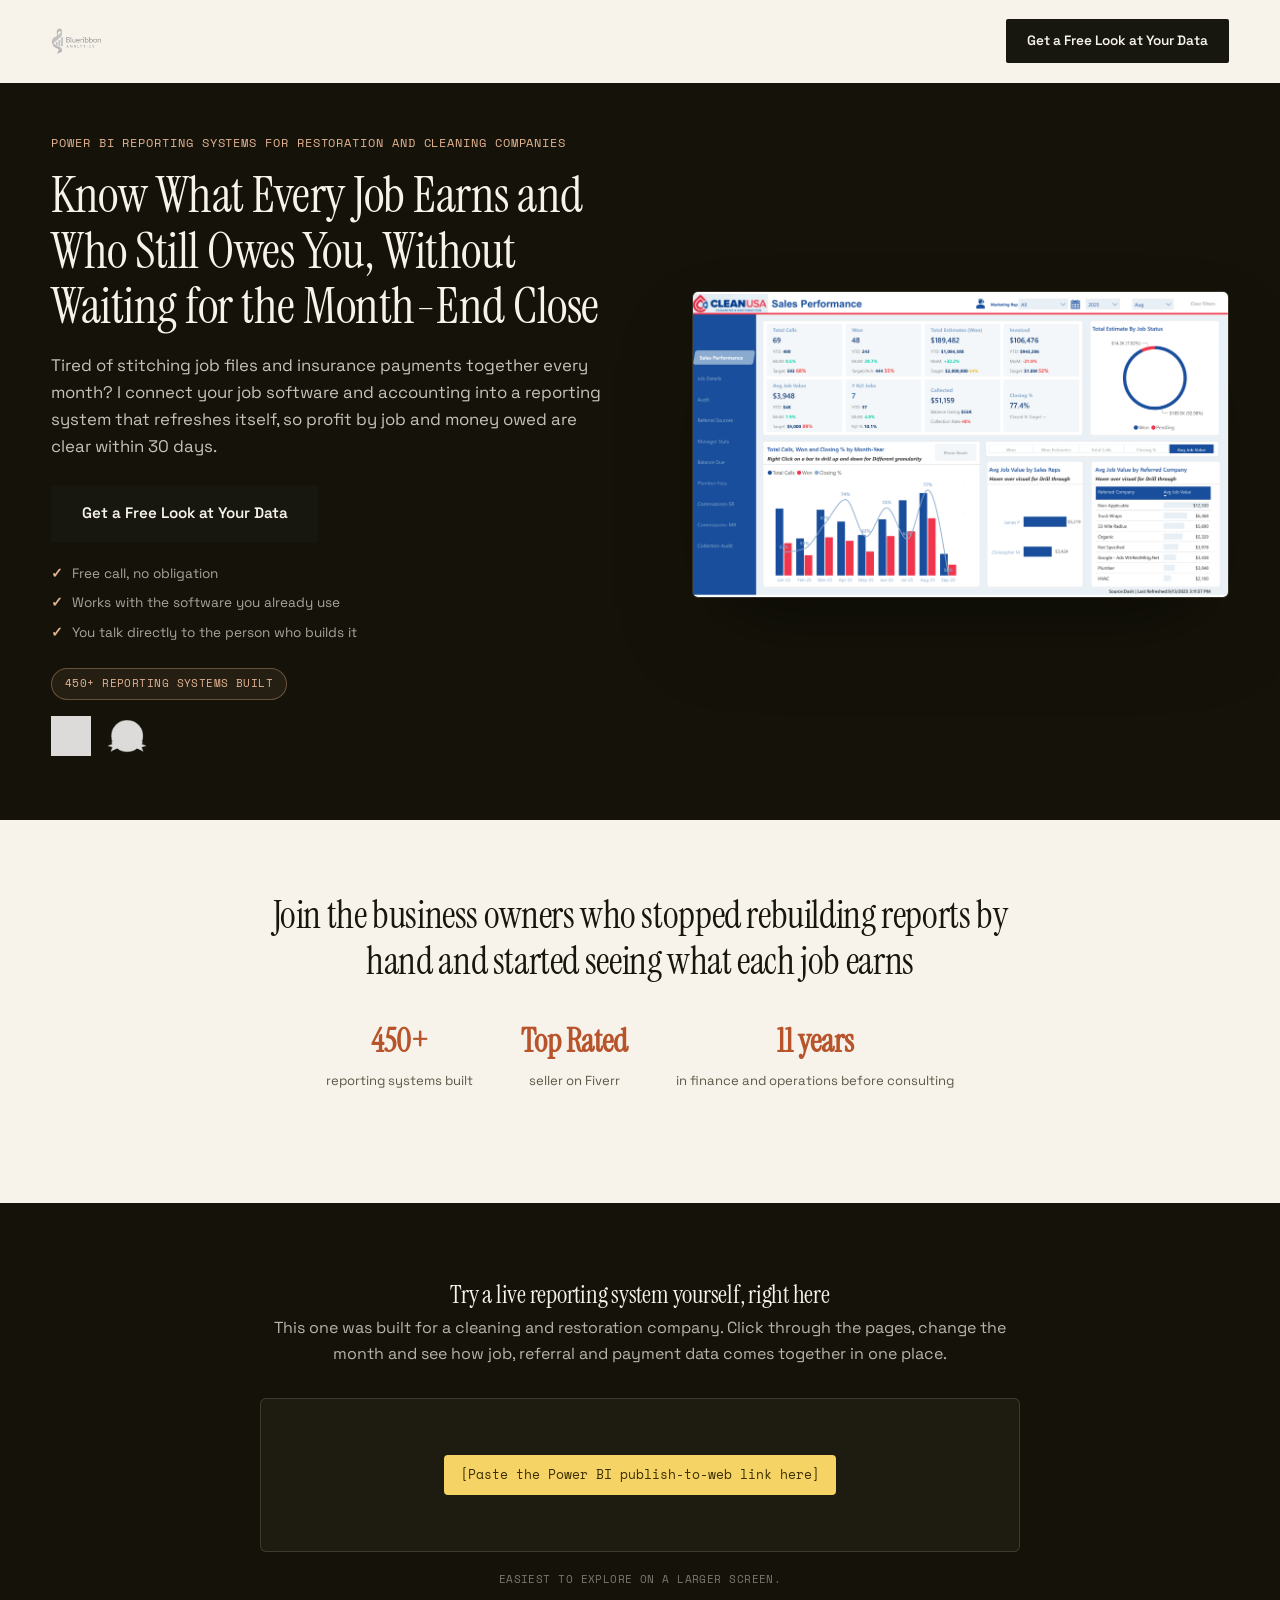
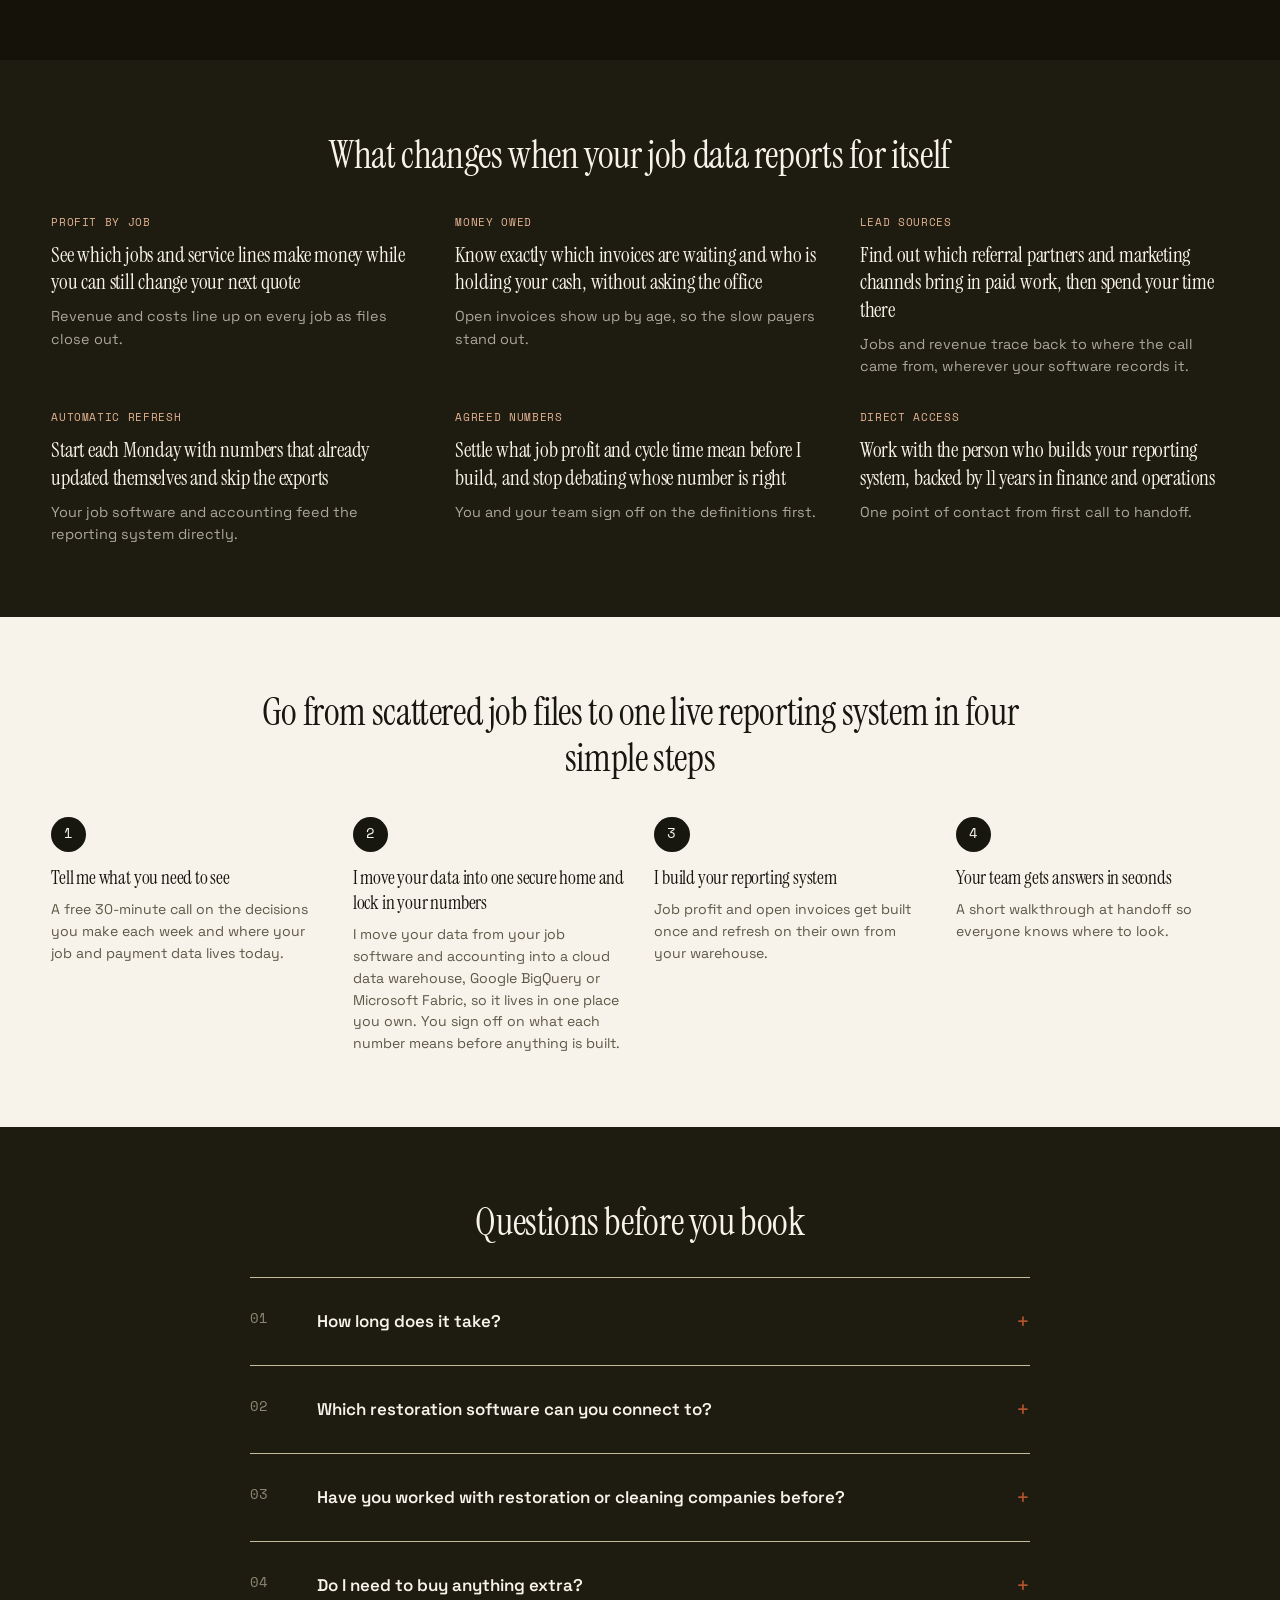
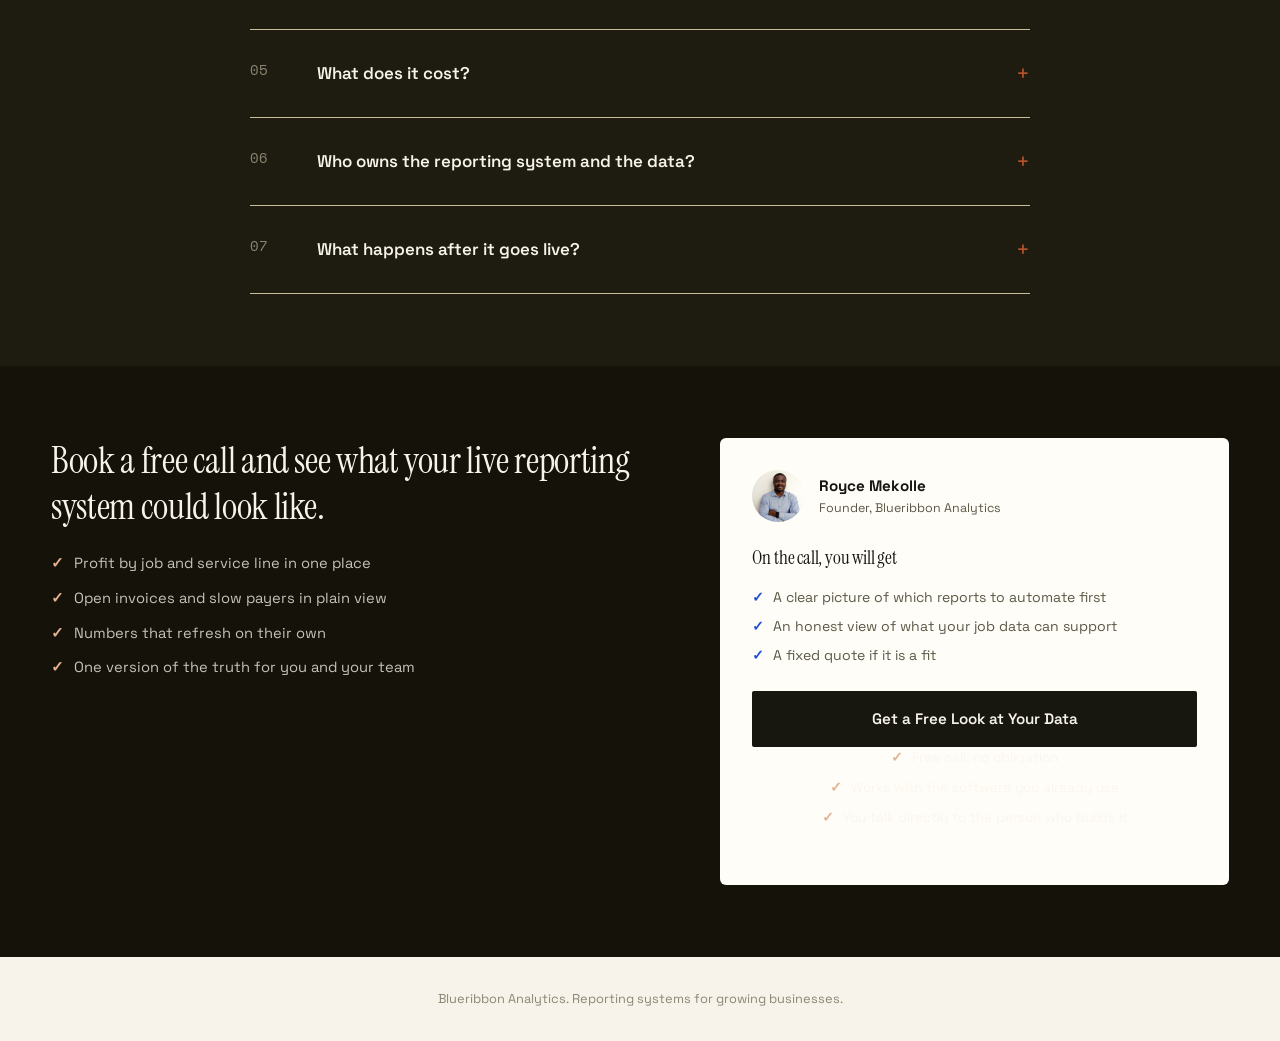
<file: cleaning-restoration-reporting/index.html.html>
<!DOCTYPE html><html lang="en"><head><meta charset="utf-8"><meta name="viewport" content="width=device-width, initial-scale=1"><title>Power BI Reporting System for Restoration and Cleaning Companies | Blueribbon Analytics</title><meta name="description" content="See profit by job and unpaid insurance invoices in one live reporting system built for restoration and cleaning companies. Live within 30 days. Book a free call."><meta name="robots" content="index, follow"><meta property="og:title" content="Power BI Reporting System for Restoration and Cleaning Companies | Blueribbon Analytics"><meta property="og:description" content="See profit by job and unpaid insurance invoices in one live reporting system built for restoration and cleaning companies. Live within 30 days. Book a free call."><meta property="og:type" content="website"><meta property="og:url" content="https://blueribbonanalytics.com/cleaning-restoration-reporting/"><meta property="og:image" content="https://blueribbonanalytics.com/og-image.png"><meta name="twitter:card" content="summary_large_image"><link rel="canonical" href="https://blueribbonanalytics.com/cleaning-restoration-reporting/"><link rel="icon" href="assets/favicon-favicon.png">
<link rel="preconnect" href="https://fonts.googleapis.com">
<link rel="preconnect" href="https://fonts.gstatic.com" crossorigin>
<link href="https://fonts.googleapis.com/css2?family=Instrument+Serif:ital@0;1&family=Space+Grotesk:wght@400;600;700&family=Space+Mono:wght@400&display=swap" rel="stylesheet">
<style>
  :root{
    --paper:#F7F3EA;
    --paper-2:#EFE8D8;
    --paper-3:#E7DEC9;
    --ink:#17160F;
    --ink-soft:#5C5847;
    --ink-faint:#8C8672;
    --line:#DBD1B8;
    --line-strong:#C7BB9C;
    --blue:#1E4FD6;
    --blue-deep:#12379E;
    --rust:#B8542C;
    --rust-soft:#E3B392;
    --cream-card:#FFFDF8;
    --dark:#151309;
    --dark-2:#1E1B10;
    --radius-md:4px;
    --radius-lg:6px;
    --maxw:1240px;
  }

  *{box-sizing:border-box;}
  html{scroll-behavior:smooth;}
  @media (prefers-reduced-motion: reduce){
    html{scroll-behavior:auto;}
    *{animation-duration:0.001ms !important; animation-iteration-count:1 !important; transition-duration:0.001ms !important;}
  }

  body{
    margin:0;
    font-family:'Space Grotesk', sans-serif;
    color:var(--ink);
    background:var(--paper);
    line-height:1.6;
    -webkit-font-smoothing:antialiased;
    font-size:16.5px;
  }
  h1,h2,h3,h4{
    font-family:'Instrument Serif', serif;
    margin:0;
    font-weight:400;
    letter-spacing:-0.01em;
  }
  p{margin:0;}
  a{color:inherit;text-decoration:none;}
  img{max-width:100%;display:block;}
  ul{list-style:none;margin:0;padding:0;}
  button{font-family:inherit; background:none; border:none; cursor:pointer;}
  section{padding:7rem 0;}
  .wrap{width:min(var(--maxw), 92%); margin:0 auto;}
  .mono{font-family:'Space Mono', monospace;}

  .skip-link{
    position:absolute; left:-999px; top:auto;
    background:var(--rust); color:var(--paper);
    padding:0.9rem 1.4rem; z-index:300; font-weight:700;
  }
  .skip-link:focus{left:0; top:0;}
  a:focus-visible, button:focus-visible, summary:focus-visible{
    outline:3px solid var(--rust); outline-offset:3px;
  }

  /* progress bar */
  #scroll-progress{
    position:fixed; top:0; left:0; height:3px; background:linear-gradient(90deg, var(--blue), var(--rust));
    width:0%; z-index:400; transition:width 0.1s linear;
  }

  /* ---------- BUTTONS ---------- */
  .btn{
    display:inline-flex; align-items:center; gap:0.6rem;
    padding:1rem 1.9rem;
    font-weight:600; font-size:0.95rem;
    border-radius:2px;
    transition:transform 0.2s ease, background 0.2s ease, color 0.2s ease, border-color 0.2s ease;
  }
  .btn-solid{background:var(--ink); color:var(--paper);}
  .btn-solid:hover{background:var(--rust); transform:translateY(-2px);}
  .btn-line{border:1.5px solid var(--ink); color:var(--ink);}
  .btn-line:hover{border-color:var(--rust); color:var(--rust);}
  .btn-text{gap:0.4rem; font-weight:600; border-bottom:1.5px solid var(--ink); padding:0.2rem 0 0.1rem; border-radius:0;}
  .btn-text:hover{border-color:var(--rust); color:var(--rust);}
  .btn-text svg{width:14px; height:14px; transition:transform 0.2s ease;}
  .btn-text:hover svg{transform:translate(3px,-3px);}
  .btn-text-light{color:var(--paper); border-bottom:1.5px solid rgba(247,243,234,0.5);}
  .btn-text-light:hover{color:var(--rust-soft); border-color:var(--rust-soft);}

  /* ---------- NAV ---------- */
  header{
    position:fixed; inset:0 0 auto 0; z-index:200;
    padding:1.3rem 0;
    transition:background 0.3s ease, padding 0.3s ease, border-color 0.3s ease;
    border-bottom:1px solid transparent;
  }
  header.scrolled{
    background:rgba(247,243,234,0.92);
    backdrop-filter:blur(8px);
    border-bottom-color:var(--line);
    padding:0.9rem 0;
  }
  nav{display:flex; align-items:center; justify-content:space-between; gap:1.5rem;}
  .brand{display:flex; align-items:center; gap:0.7rem;}
  .brand img{height:60px; width:60px; border-radius:8px;}
  .brand-name{font-family:'Instrument Serif', serif; font-size:1.55rem; color:var(--ink); white-space:nowrap;}
  .nav-links{display:flex; align-items:center; gap:2.1rem;}
  .nav-links a{font-size:0.85rem; font-weight:600; text-transform:uppercase; letter-spacing:0.04em; color:var(--ink-soft); position:relative;}
  .nav-links a:hover{color:var(--ink);}
  .nav-links a.btn-solid{color:var(--paper);}
  .nav-links a.btn-solid:hover{background:var(--blue); color:var(--paper);}
  .nav-toggle{display:none; color:var(--ink); padding:0.4rem;}
  .nav-toggle svg{width:24px; height:24px;}

  /* ---------- HERO ---------- */
  .hero{padding:9.5rem 0 5rem; position:relative; overflow:hidden;}
  .hero .wrap{display:grid; grid-template-columns:1.15fr 0.85fr; gap:4rem; align-items:center;}
  .hero-eyebrow{
    display:inline-flex; align-items:center; gap:0.6rem;
    font-size:0.76rem; font-weight:700; letter-spacing:0.08em; text-transform:uppercase;
    color:var(--rust); margin-bottom:1.6rem;
  }
  .hero-eyebrow::before{content:'◆'; font-size:0.6rem;}
  .hero h1{
    font-size:clamp(2.6rem, 5.2vw, 4.4rem);
    line-height:1.04;
    color:var(--ink);
    margin-bottom:1.6rem;
  }
  .hero h1 i{font-style:italic; color:var(--blue);}
  .hero .lead{
    font-size:1.32rem; line-height:1.55; color:var(--ink-soft); max-width:33rem; margin-bottom:2.3rem;
  }
  .hero-actions{display:flex; flex-wrap:wrap; align-items:center; gap:1.6rem; margin-bottom:2.4rem;}
  .hero-note{font-size:0.92rem; color:var(--ink-faint); max-width:27rem; margin-bottom:1.8rem;}
  .hero-tags{display:flex; flex-wrap:wrap; align-items:center; gap:0.7rem;}
  .hero-tags span{
    font-family:'Space Mono', monospace;
    font-size:0.72rem; color:var(--ink-soft);
    border:1px solid var(--line-strong); padding:0.4rem 0.7rem; border-radius:2px;
  }
  .hero-badge-icon{
    display:inline-flex; align-items:center; gap:0.5rem;
    font-family:'Space Mono', monospace; font-size:0.72rem; color:var(--ink-soft);
    border:1px solid var(--line-strong); padding:0.3rem 0.8rem 0.3rem 0.3rem; border-radius:100px;
    background:var(--cream-card);
  }
  .hero-badge-icon img{height:26px; width:26px; border-radius:50%; object-fit:cover; flex-shrink:0;}

  /* Hero flow visual */
  .flow-visual{position:relative; display:flex; flex-direction:column; align-items:stretch; gap:0;}
  .flow-source{
    display:flex; align-items:center; gap:0.8rem;
    background:var(--cream-card); border:1px solid var(--line);
    border-radius:var(--radius-md); padding:0.75rem 1rem;
    font-size:0.86rem; font-weight:600; color:var(--ink-soft);
    box-shadow:0 8px 20px -14px rgba(23,22,15,0.15);
  }
  .flow-source svg{width:18px; height:18px; color:var(--blue); flex-shrink:0;}
  .flow-connector{
    width:1.5px; height:24px; background:repeating-linear-gradient(to bottom, var(--line-strong) 0 4px, transparent 4px 8px);
    margin-left:1.35rem;
  }
  .flow-result{
    margin-top:0.6rem;
    background:linear-gradient(165deg, #201D12 0%, var(--ink) 55%, #0F0E09 100%);
    color:var(--paper);
    border-radius:12px;
    padding:0;
    box-shadow:0 40px 80px -32px rgba(23,22,15,0.55), 0 1px 0 rgba(255,255,255,0.06) inset;
    position:relative;
    overflow:hidden;
    border:1px solid rgba(247,243,234,0.08);
  }
  .flow-result::before{
    content:'';
    position:absolute; inset:0;
    background:radial-gradient(circle at 85% -10%, rgba(62,130,250,0.28), transparent 55%);
    pointer-events:none;
  }
  .flow-result-chrome{
    display:flex; align-items:center; gap:0.4rem;
    padding:0.85rem 1.3rem;
    border-bottom:1px solid rgba(247,243,234,0.08);
    position:relative;
  }
  .flow-result-chrome span{width:7px; height:7px; border-radius:50%; background:rgba(247,243,234,0.16);}
  .flow-result-chrome .rc-title{
    margin-left:auto; font-family:'Space Mono',monospace; font-size:0.66rem; letter-spacing:0.05em;
    color:rgba(247,243,234,0.4); text-transform:uppercase;
  }
  .flow-result-body{padding:1.7rem 1.8rem 1.9rem; position:relative;}
  .flow-result-label{
    font-family:'Space Mono', monospace; font-size:0.68rem; letter-spacing:0.08em; text-transform:uppercase;
    color:var(--rust-soft); margin-bottom:1rem; display:flex; align-items:center; gap:0.5rem;
  }
  .flow-result-label .dot{width:6px; height:6px; border-radius:50%; background:#7CD98A; box-shadow:0 0 10px #7CD98A; animation:pulse 2s infinite;}
  @keyframes pulse{0%,100%{opacity:1;}50%{opacity:0.25;}}
  .flow-result-num{font-family:'Instrument Serif', serif; font-style:italic; font-size:3.4rem; margin-bottom:0.3rem; letter-spacing:-0.01em;}
  .flow-result-sub{font-size:0.9rem; color:rgba(247,243,234,0.6); margin-bottom:1.5rem;}
  .flow-spark{display:flex; align-items:flex-end; gap:5px; height:44px; margin-bottom:0.3rem;}
  .flow-spark div{flex:1; background:linear-gradient(180deg, #5B9BFF, #1E4FD6); border-radius:3px 3px 1px 1px; height:var(--h); box-shadow:0 4px 12px -4px rgba(30,79,214,0.6);}
  .flow-spark-labels{display:flex; justify-content:space-between; font-family:'Space Mono',monospace; font-size:0.62rem; color:rgba(247,243,234,0.35); margin-top:0.5rem;}

  /* ---------- MARQUEE STRIP ---------- */
  .marquee-strip{background:var(--dark); color:var(--paper); overflow:hidden; padding:1.6rem 0; border-top:1px solid rgba(247,243,234,0.1); border-bottom:1px solid rgba(247,243,234,0.1);}
  .marquee-track{display:flex; width:max-content; animation:marquee 32s linear infinite;}
  .marquee-track span{
    display:inline-flex; align-items:center; gap:1rem;
    font-family:'Space Mono', monospace; font-size:0.92rem; font-weight:400;
    padding:0 2.2rem; white-space:nowrap; color:rgba(247,243,234,0.85);
  }
  .marquee-track span b{color:var(--rust-soft); font-weight:700;}
  .marquee-track span::after{content:'◆'; color:rgba(247,243,234,0.25); margin-left:2.2rem; font-size:0.6rem;}
  @keyframes marquee{from{transform:translateX(0);} to{transform:translateX(-50%);}}

  /* ---------- SECTION HEADS ---------- */
  .head-row{display:flex; justify-content:space-between; align-items:flex-end; gap:2rem; margin-bottom:3.6rem; flex-wrap:wrap;}
  .kicker{
    display:flex; align-items:center; gap:0.6rem;
    font-family:'Space Mono', monospace; font-size:0.74rem; letter-spacing:0.05em; text-transform:uppercase;
    color:var(--rust); margin-bottom:1rem;
  }
  .kicker::before{content:''; width:26px; height:1.5px; background:var(--rust);}
  .head-row h2{font-size:clamp(1.9rem, 3.2vw, 2.7rem); max-width:34rem;}
  .head-row p{max-width:25rem; color:var(--ink-soft); font-size:1.15rem; line-height:1.55;}

  /* ---------- HOW IT WORKS: TIMELINE ---------- */
  #how{background:var(--paper);}
  .timeline{position:relative; padding-left:0;}
  .timeline-rail{position:absolute; left:2.15rem; top:0.4rem; bottom:0.4rem; width:2px; background:var(--line);}
  .timeline-rail-fill{position:absolute; left:0; top:0; width:100%; height:0%; background:var(--rust); transition:height 0.15s ease-out;}
  .timeline-item{position:relative; display:grid; grid-template-columns:4.3rem 1fr; gap:1.5rem; padding-bottom:3.2rem;}
  .timeline-item:last-child{padding-bottom:0;}
  .timeline-num{
    font-family:'Instrument Serif', serif; font-size:1.7rem; color:var(--paper);
    background:var(--ink); width:4.3rem; height:4.3rem; border-radius:50%;
    display:flex; align-items:center; justify-content:center; position:relative; z-index:2;
    flex-shrink:0;
  }
  .timeline-body h3{font-size:1.55rem; margin-bottom:0.6rem;}
  .timeline-body p{color:var(--ink-soft); font-size:1rem; max-width:36rem;}

  /* ---------- BENEFITS: EDITORIAL LIST ---------- */
  .benefits-section{background:var(--paper-2);}
  .benefit-row{
    display:grid; grid-template-columns:5rem 1fr 1fr; gap:2rem; align-items:center;
    padding:1.8rem 0; border-bottom:1px solid var(--line-strong);
  }
  .benefit-row:first-of-type{border-top:1px solid var(--line-strong);}
  .benefit-index{font-family:'Instrument Serif', serif; font-style:italic; font-size:1.6rem; color:var(--rust);}
  .benefit-row h3{font-size:1.35rem;}
  .benefit-row p{color:var(--ink-soft); font-size:0.98rem;}

  /* ---------- SERVICES: ACCORDION ---------- */
  #services{background:var(--paper);}
  .vert-accordion{border-top:1px solid var(--line-strong);}
  .vert-item{border-bottom:1px solid var(--line-strong);}
  .vert-item summary{
    list-style:none; cursor:pointer;
    display:flex; align-items:center; gap:1.4rem;
    padding:1.7rem 0;
  }
  .vert-item summary::-webkit-details-marker{display:none;}
  .vert-num{font-family:'Space Mono',monospace; color:var(--ink-faint); font-size:0.95rem; width:2.2rem; flex-shrink:0;}
  .vert-name{font-family:'Instrument Serif', serif; font-size:1.5rem; flex:1;}
  .vert-plus{width:28px; height:28px; border:1px solid var(--line-strong); border-radius:50%; display:flex; align-items:center; justify-content:center; flex-shrink:0; position:relative;}
  .vert-plus::before, .vert-plus::after{content:''; position:absolute; background:var(--ink);}
  .vert-plus::before{width:11px; height:1.4px;}
  .vert-plus::after{width:1.4px; height:11px; transition:transform 0.2s ease;}
  .vert-item[open] .vert-plus::after{transform:rotate(90deg); opacity:0;}
  .vert-content{padding:0 0 2.2rem 3.6rem; display:grid; grid-template-columns:1.1fr 1fr; gap:2rem;}
  .vert-problem{color:var(--ink-soft); font-size:0.98rem;}
  .vert-problem strong{color:var(--ink); display:block; font-family:'Space Mono',monospace; font-size:0.72rem; text-transform:uppercase; letter-spacing:0.05em; margin-bottom:0.6rem;}
  .vert-outcomes li{position:relative; padding-left:1.2rem; font-size:0.94rem; margin-bottom:0.55rem; color:var(--ink);}
  .vert-outcomes li::before{content:'—'; position:absolute; left:0; color:var(--rust);}
  .verticals-note{margin-top:2.2rem; font-size:0.96rem; color:var(--ink-soft);}
  .verticals-note a{color:var(--blue); font-weight:600; border-bottom:1px solid var(--blue);}

  /* ---------- PORTFOLIO: SCROLL CAROUSEL ---------- */
  .live-demo{background:var(--dark); color:var(--paper);}
  .live-demo .kicker{color:var(--rust-soft);}
  .live-demo .kicker::before{background:var(--rust-soft);}
  .live-demo .head-row p{color:rgba(247,243,234,0.6);}
  .carousel-controls{display:flex; gap:0.6rem;}
  .carousel-btn{
    width:46px; height:46px; border-radius:50%; border:1px solid rgba(247,243,234,0.25);
    display:flex; align-items:center; justify-content:center; color:var(--paper);
    transition:border-color 0.2s ease, background 0.2s ease;
  }
  .carousel-btn:hover{border-color:var(--rust-soft); background:rgba(247,243,234,0.06);}
  .carousel-btn svg{width:18px; height:18px;}
  .carousel-track{
    display:flex; gap:1.6rem; overflow-x:auto; scroll-snap-type:x mandatory;
    padding-bottom:1rem; margin:0 -1px;
    scrollbar-width:none;
  }
  .carousel-track::-webkit-scrollbar{display:none;}
  .case-card{
    scroll-snap-align:start;
    flex:0 0 min(560px, 86vw);
    background:var(--dark-2);
    border:1px solid rgba(247,243,234,0.1);
    border-radius:var(--radius-lg);
    padding:2.2rem;
    position:relative;
    overflow:hidden;
  }
  .case-ghost-num{
    position:absolute; top:-1.2rem; right:0.6rem;
    font-family:'Instrument Serif', serif; font-size:8rem; color:rgba(247,243,234,0.04);
    line-height:1; pointer-events:none;
  }
  .case-tag{
    font-family:'Space Mono', monospace; font-size:0.72rem; text-transform:uppercase; letter-spacing:0.05em;
    color:var(--rust-soft); margin-bottom:1rem; display:block; position:relative;
  }
  .case-card h3{font-size:1.5rem; margin-bottom:1rem; position:relative; max-width:22rem;}
  .case-card p{color:rgba(247,243,234,0.72); font-size:0.96rem; margin-bottom:1.2rem; position:relative;}
  .case-note{font-size:0.8rem; color:var(--rust-soft); font-style:italic; margin-bottom:1.1rem; display:block; position:relative;}
  .img-placeholder{
    position:relative; aspect-ratio:16/10; border-radius:var(--radius-md);
    border:1px dashed rgba(247,243,234,0.25);
    background:repeating-linear-gradient(135deg, rgba(247,243,234,0.03) 0 12px, transparent 12px 24px);
    display:flex; flex-direction:column; align-items:center; justify-content:center;
    gap:0.6rem; text-align:center; padding:1.3rem; margin-bottom:1.2rem;
  }
  .img-placeholder svg{width:28px; height:28px; color:rgba(247,243,234,0.3);}
  .img-placeholder .ph-label{font-size:0.78rem; font-weight:600; color:rgba(247,243,234,0.6);}
  .img-placeholder .ph-note{font-size:0.7rem; color:rgba(247,243,234,0.35);}
  .img-placeholder.light{
    border-color:var(--line-strong);
    background:repeating-linear-gradient(135deg, rgba(23,22,15,0.04) 0 12px, transparent 12px 24px);
  }
  .img-placeholder.light svg{color:var(--ink-faint);}
  .img-placeholder.light .ph-label{color:var(--ink-soft);}
  .img-placeholder.light .ph-note{color:var(--ink-faint);}
  .case-image{
    position:relative; aspect-ratio:16/10; border-radius:var(--radius-md);
    overflow:hidden; margin-bottom:1.2rem; border:1px solid rgba(247,243,234,0.12);
  }
  .case-image img{width:100%; height:100%; object-fit:cover; object-position:top;display:block;}
  .showcase-link{
    display:inline-flex; align-items:center; gap:0.4rem; color:var(--paper); font-weight:600; font-size:0.9rem;
    border-bottom:1.5px solid var(--rust-soft); padding-bottom:0.1rem; position:relative;
  }
  .showcase-link:hover{color:var(--rust-soft);}
  .showcase-link svg{width:13px; height:13px;}
  .portfolio-footnote{margin-top:2.2rem; color:rgba(247,243,234,0.55); font-size:0.94rem; max-width:38rem;}

  /* ---------- TESTIMONIALS ---------- */
  #testimonials{background:var(--paper); position:relative;}
  .quote-mark{font-family:'Instrument Serif', serif; font-style:italic; font-size:6rem; color:var(--line-strong); line-height:0.6; margin-bottom:1rem;}

  /* ---------- ABOUT: DOSSIER ---------- */
  .consultant{background:var(--paper-2);}
  .consultant .wrap{display:grid; grid-template-columns:0.75fr 1.25fr; gap:4rem; align-items:start;}
  .dossier-photo{
    background:var(--cream-card); border:1px solid var(--line-strong); padding:0.9rem 0.9rem 1.4rem;
    transform:rotate(-1.5deg); box-shadow:0 24px 50px -28px rgba(23,22,15,0.3);
  }
  .dossier-photo .img-placeholder{aspect-ratio:4/5; margin-bottom:0.9rem;}
  .dossier-caption{font-family:'Space Mono', monospace; font-size:0.72rem; color:var(--ink-faint); text-align:center; letter-spacing:0.03em;}
  .consultant-copy .lede{font-family:'Instrument Serif', serif; font-style:italic; font-size:1.65rem; color:var(--ink); margin-bottom:1.4rem;}
  .consultant-copy p{color:var(--ink-soft); font-size:1.06rem; margin-bottom:1.1rem;}
  .credential-tags{display:flex; flex-wrap:wrap; align-items:center; gap:0.7rem; margin:1.6rem 0 1.8rem;}
  .credential-tags span{
    font-family:'Space Mono', monospace; font-size:0.76rem; color:var(--ink);
    border:1px solid var(--line-strong); padding:0.5rem 0.85rem; border-radius:2px;
  }
  .credential-badge{
    display:inline-flex; align-items:center; gap:0.55rem;
    font-family:'Space Mono', monospace; font-size:0.76rem; color:var(--ink);
    border:1px solid var(--line-strong); padding:0.4rem 0.95rem 0.4rem 0.4rem; border-radius:100px;
    background:var(--cream-card);
  }
  .credential-badge img{height:34px; width:34px; border-radius:50%; object-fit:cover; flex-shrink:0;}

  /* ---------- FAQ ---------- */
  .faq-section{background:var(--paper);}
  .faq-list{max-width:52rem;}
  .faq-item{display:grid; grid-template-columns:3rem 1fr; gap:1.2rem; border-bottom:1px solid var(--line-strong); padding:1.6rem 0;}
  .faq-item:first-child{border-top:1px solid var(--line-strong);}
  .faq-num{font-family:'Space Mono', monospace; color:var(--ink-faint); font-size:0.9rem; padding-top:0.15rem;}
  .faq-item summary{cursor:pointer; font-weight:600; font-size:1.06rem; list-style:none; display:flex; align-items:center; justify-content:space-between; gap:1rem;}
  .faq-item summary::-webkit-details-marker{display:none;}
  .faq-item summary::after{content:'+'; font-size:1.4rem; color:var(--rust); font-weight:400; flex-shrink:0; transition:transform 0.2s ease;}
  .faq-item[open] summary::after{transform:rotate(45deg);}
  .faq-item p{margin-top:1rem; color:var(--ink-soft); font-size:0.98rem;}

  /* ---------- FINAL CTA ---------- */
  .cta-final{background:var(--dark); color:var(--paper); text-align:center; padding:8rem 0;}
  .cta-final h2{font-size:clamp(2.1rem, 4.6vw, 3.6rem); font-style:italic; max-width:42rem; margin:0 auto 2.2rem; line-height:1.15;}

  /* ---------- FOOTER ---------- */
  footer{background:var(--dark); color:rgba(247,243,234,0.6); padding:0 0 3rem;}
  .footer-rule{height:1px; background:rgba(247,243,234,0.12); margin-bottom:3rem;}
  .footer-top{display:grid; grid-template-columns:1.4fr 0.8fr 0.8fr 1fr; gap:2.5rem; padding-bottom:3rem;}
  .footer-brand{display:flex; align-items:center; gap:0.7rem; margin-bottom:1rem;}
  .footer-brand img{height:42px; width:42px; border-radius:8px;}
  .footer-brand span{font-family:'Instrument Serif', serif; color:var(--paper); font-size:1.4rem;}
  .footer-desc{font-size:0.9rem; max-width:22rem;}
  .footer-heading{font-family:'Space Mono',monospace; color:var(--paper); font-size:0.74rem; text-transform:uppercase; letter-spacing:0.05em; margin-bottom:1rem;}
  .footer-links li{margin-bottom:0.65rem;}
  .footer-links a{font-size:0.9rem;}
  .footer-links a:hover{color:var(--rust-soft);}
  .footer-bottom{display:flex; justify-content:space-between; align-items:center; padding-top:1.8rem; border-top:1px solid rgba(247,243,234,0.12); font-size:0.82rem; flex-wrap:wrap; gap:1rem;}

  /* ---------- REVEAL ---------- */
  [data-reveal]{opacity:0; transform:translateY(24px); transition:opacity 0.7s ease, transform 0.7s ease;}
  [data-reveal].in-view{opacity:1; transform:translateY(0);}

  /* ---------- RESPONSIVE ---------- */
  @media (max-width: 980px){
    .hero .wrap{grid-template-columns:1fr; gap:3rem;}
    .hero{padding:8rem 0 3.5rem;}
    .consultant .wrap{grid-template-columns:1fr;}
    .dossier-photo{max-width:280px;}
    .vert-content{grid-template-columns:1fr;}
    .footer-top{grid-template-columns:1fr 1fr; row-gap:2.5rem;}
    .benefit-row{grid-template-columns:3.5rem 1fr; row-gap:0.5rem;}
    .benefit-row p{grid-column:2 / 3;}
  }
  @media (max-width: 640px){
    section{padding:4.5rem 0;}
    .nav-links{
      position:fixed; inset:0 0 0 auto; width:min(78vw,320px);
      background:var(--paper); flex-direction:column; align-items:flex-start;
      padding:6.5rem 2rem 2rem; gap:1.6rem; transform:translateX(100%);
      transition:transform 0.3s ease; box-shadow:-20px 0 40px rgba(0,0,0,0.15);
      border-left:1px solid var(--line);
    }
    .nav-links.open{transform:translateX(0);}
    .nav-toggle{display:block;}
    .head-row{flex-direction:column; align-items:flex-start;}
    .timeline-num{width:3.4rem; height:3.4rem; font-size:1.3rem;}
    .timeline-item{grid-template-columns:3.4rem 1fr; gap:1rem;}
    .timeline-rail{left:1.7rem;}
    .vert-content{padding-left:0;}
    .footer-top{grid-template-columns:1fr;}
    .case-card{flex-basis:88vw;}
  }

/* ===== Cleaning & Restoration Landing Page (crl-) ===== */
.crl-wrap{ overflow-x:hidden; }
.crl-section{ padding:4.5rem 0; }
.crl-inner{ width:min(var(--maxw), 92%); margin:0 auto; }
.crl-center{ text-align:center; max-width:760px; margin-left:auto; margin-right:auto; }
.crl-light{ background:var(--paper); color:var(--ink); }
.crl-dark{ background:var(--dark); color:var(--paper); }
.crl-dark-alt{ background:var(--dark-2); color:var(--paper); }

.crl-nav{ display:flex; align-items:center; justify-content:space-between; gap:1rem; padding:1.2rem 0; width:min(var(--maxw), 92%); margin:0 auto; }
.crl-mark img{ height:28px; display:block; }

.crl-hero{ padding-top:3.2rem; padding-bottom:4rem; }
.crl-hero-grid{ display:grid; grid-template-columns:1.05fr 0.95fr; gap:3rem; align-items:center; }
.crl-eyebrow{ font-size:0.72rem; letter-spacing:0.08em; text-transform:uppercase; color:var(--rust-soft); margin-bottom:1rem; }
.crl-hero h1{ font-family:'Instrument Serif', serif; font-size:clamp(2.1rem, 4vw, 3.1rem); line-height:1.12; color:var(--paper); margin-bottom:1.1rem; }
.crl-sub{ font-size:1.05rem; line-height:1.6; color:rgba(247,243,234,0.78); max-width:560px; margin-bottom:1.6rem; }
.crl-cta-row{ margin-bottom:1.3rem; }
.crl-fud{ list-style:none; margin:0 0 1.5rem; padding:0; display:flex; flex-direction:column; gap:0.5rem; }
.crl-fud li{ font-size:0.85rem; color:rgba(247,243,234,0.65); padding-left:1.3rem; position:relative; }
.crl-fud li::before{ content:'\2713'; position:absolute; left:0; color:var(--rust-soft); font-weight:700; }
.crl-fud-center{ align-items:center; }
.crl-fud-center li{ padding-left:1.3rem; text-align:left; }
.crl-proof-row{ margin-bottom:1rem; }
.crl-chip{ display:inline-block; font-size:0.68rem; letter-spacing:0.04em; text-transform:uppercase; color:var(--rust-soft); border:1px solid rgba(227,179,146,0.35); background:rgba(227,179,146,0.08); padding:0.4rem 0.8rem; border-radius:100px; }
.crl-badges{ display:flex; align-items:center; gap:1rem; }
.crl-badge img{ height:40px; display:block; filter:brightness(0) invert(1); opacity:0.85; }
.crl-single-visual{ border-radius:var(--radius-lg); overflow:hidden; border:1px solid rgba(247,243,234,0.14); box-shadow:0 40px 90px -30px rgba(0,0,0,0.55); }
.crl-single-visual img{ width:100%; display:block; }

.crl-light h2, .crl-dark-alt h2{ font-family:'Instrument Serif', serif; font-size:clamp(1.7rem, 3vw, 2.4rem); line-height:1.2; margin-bottom:1rem; }
.crl-light h2{ color:var(--ink); }
.crl-dark-alt h2{ color:var(--paper); }

.crl-stats{ display:flex; justify-content:center; gap:3rem; flex-wrap:wrap; margin:2rem 0 2.5rem; }
.crl-stat{ display:flex; flex-direction:column; gap:0.2rem; }
.crl-stat b{ font-family:'Instrument Serif', serif; font-size:2rem; color:var(--rust); }
.crl-stat span{ font-size:0.82rem; color:var(--ink-soft); }
.crl-embed{ margin-top:1rem; }

.crl-try-sub{ font-size:1rem; color:rgba(247,243,234,0.72); margin-bottom:2rem; }
.crl-try-frame{ background:var(--dark-2); border:1px solid rgba(247,243,234,0.14); border-radius:var(--radius-lg); padding:3.5rem 1.5rem; }
.crl-try-ph{ display:flex; align-items:center; justify-content:center; }
.crl-ph{ background:#F6D365; color:#3b2f00; font-family:'Space Mono', monospace; font-size:0.8rem; padding:0.6rem 1rem; border-radius:var(--radius-md); }
.crl-try-note{ margin-top:1.2rem; font-size:0.68rem; letter-spacing:0.04em; text-transform:uppercase; color:rgba(247,243,234,0.45); }

.crl-vp-grid{ display:grid; grid-template-columns:repeat(3, 1fr); gap:2rem 2.2rem; margin-top:2.2rem; }
.crl-vp-label{ font-size:0.68rem; letter-spacing:0.06em; text-transform:uppercase; color:var(--rust-soft); margin-bottom:0.6rem; }
.crl-vp h3{ font-family:'Instrument Serif', serif; font-size:1.3rem; line-height:1.32; color:var(--paper); margin-bottom:0.6rem; }
.crl-vp p{ font-size:0.9rem; line-height:1.55; color:rgba(247,243,234,0.65); }

.crl-steps{ display:grid; grid-template-columns:repeat(4, 1fr); gap:1.8rem; margin-top:2.2rem; }
.crl-step-num{ display:inline-flex; align-items:center; justify-content:center; width:2.2rem; height:2.2rem; border-radius:50%; background:var(--ink); color:var(--paper); font-family:'Space Mono', monospace; font-size:0.85rem; margin-bottom:0.9rem; }
.crl-step h3{ font-family:'Instrument Serif', serif; font-size:1.2rem; color:var(--ink); margin-bottom:0.5rem; line-height:1.3; }
.crl-step p{ font-size:0.88rem; line-height:1.55; color:var(--ink-soft); }

.crl-closer-grid{ display:grid; grid-template-columns:1.1fr 0.9fr; gap:3rem; align-items:start; }
.crl-closer-grid h2{ font-family:'Instrument Serif', serif; font-size:clamp(1.7rem, 3vw, 2.3rem); line-height:1.24; color:var(--paper); margin-bottom:1.4rem; }
.crl-benefits{ list-style:none; margin:0; padding:0; display:flex; flex-direction:column; gap:0.7rem; }
.crl-benefits li{ font-size:0.92rem; color:rgba(247,243,234,0.78); padding-left:1.4rem; position:relative; }
.crl-benefits li::before{ content:'\2713'; position:absolute; left:0; color:var(--rust-soft); font-weight:700; }
.crl-book{ background:var(--cream-card); color:var(--ink); border-radius:var(--radius-lg); padding:2rem; }
.crl-who{ display:flex; align-items:center; gap:0.9rem; margin-bottom:1.3rem; }
.crl-headshot{ width:52px; height:52px; border-radius:50%; object-fit:cover; }
.crl-who div{ display:flex; flex-direction:column; }
.crl-who b{ font-size:0.95rem; color:var(--ink); }
.crl-who span{ font-size:0.78rem; color:var(--ink-soft); }
.crl-book h3{ font-family:'Instrument Serif', serif; font-size:1.2rem; color:var(--ink); margin-bottom:0.8rem; }
.crl-book-list{ list-style:none; margin:0; padding:0; display:flex; flex-direction:column; gap:0.55rem; }
.crl-book-list li{ font-size:0.88rem; color:var(--ink-soft); padding-left:1.3rem; position:relative; line-height:1.45; }
.crl-book-list li::before{ content:'\2713'; position:absolute; left:0; color:var(--blue); font-weight:700; }

.crl-footer{ text-align:center; padding:2rem 0; font-size:0.8rem; color:var(--ink-faint); background:var(--paper); }

@media (max-width: 900px){
  .crl-hero-grid{ grid-template-columns:1fr; }
  .crl-single-visual{ order:-1; }
  .crl-vp-grid{ grid-template-columns:repeat(2, 1fr); }
  .crl-steps{ grid-template-columns:repeat(2, 1fr); }
  .crl-closer-grid{ grid-template-columns:1fr; }
}
@media (max-width: 560px){
  .crl-section{ padding:3rem 0; }
  .crl-vp-grid{ grid-template-columns:1fr; }
  .crl-steps{ grid-template-columns:1fr; }
  .crl-stats{ gap:1.6rem; }
}

</style>
<!-- Google tag (gtag.js) -->
<script async src="https://www.googletagmanager.com/gtag/js?id=G-GEXEQWJWHE"></script>
<script>
  window.dataLayer = window.dataLayer || [];
  function gtag(){dataLayer.push(arguments);}
  gtag("js", new Date());
  gtag("config", "G-GEXEQWJWHE");
</script>
</head><body style="margin:0"><div class="crl-wrap">

<nav class="crl-nav">
  <div class="crl-mark"><img src="assets/logo-grey-scale.png" alt="Blueribbon Analytics"></div>
  <a class="btn btn-solid" style="padding:0.7rem 1.3rem; font-size:0.85rem;" href="https://tidycal.com/royce/30-minute-meeting">Get a Free Look at Your Data</a>
</nav>

<section class="crl-section crl-hero crl-dark">
  <div class="crl-inner">
    <div class="crl-hero-grid">
      <div>
        <p class="crl-eyebrow mono">Power BI reporting systems for restoration and cleaning companies</p>
        <h1 data-reveal>Know What Every Job Earns and Who Still Owes You, Without Waiting for the Month-End Close</h1>
        <p class="crl-sub" data-reveal>Tired of stitching job files and insurance payments together every month? I connect your job software and accounting into a reporting system that refreshes itself, so profit by job and money owed are clear within 30 days.</p>
        <div class="crl-cta-row" data-reveal><a class="btn btn-solid" href="https://tidycal.com/royce/30-minute-meeting">Get a Free Look at Your Data</a></div>
        <ul class="crl-fud">
          <li>Free call, no obligation</li>
          <li>Works with the software you already use</li>
          <li>You talk directly to the person who builds it</li>
        </ul>
        <div class="crl-proof-row"><span class="crl-chip mono">450+ reporting systems built</span></div>
        <div class="crl-badges crl-badges-hero">
          <span class="crl-badge"><img src="assets/badge1-badge-microsoft.png" alt="Credential badge"></span>
          <span class="crl-badge"><img src="assets/badge2-badge-fmva.png" alt="Credential badge"></span>
        </div>
      </div>
      <div class="crl-single-visual" data-reveal>
        <img src="assets/cleanusa-sales-performance.png" alt="Live reporting system built for CleanUSA, a cleaning and restoration company, showing calls, won jobs, estimates, invoiced and collected amounts against targets">
      </div>
    </div>
  </div>
</section>

<section class="crl-section crl-light">
  <div class="crl-inner crl-center">
    <h2 data-reveal>Join the business owners who stopped rebuilding reports by hand and started seeing what each job earns</h2>
    <div class="crl-stats" data-reveal>
      <div class="crl-stat"><b>450+</b><span>reporting systems built</span></div>
      <div class="crl-stat"><b>Top Rated</b><span>seller on Fiverr</span></div>
      <div class="crl-stat"><b>11 years</b><span>in finance and operations before consulting</span></div>
    </div>
    <div class="crl-embed"><div class="famewall-embed" data-src="blueribbonanalytics" data-format="carousel" data-autoplay="1" style="width:100%;display:block!important;"></div></div>
  </div>
</section>

<section class="crl-section crl-dark" id="try-it">
  <div class="crl-inner crl-center">
    <h2 data-reveal>Try a live reporting system yourself, right here</h2>
    <p class="crl-try-sub" data-reveal>This one was built for a cleaning and restoration company. Click through the pages, change the month and see how job, referral and payment data comes together in one place.</p>
    <div class="crl-try-frame" data-reveal>
      <div class="crl-try-ph"><mark class="crl-ph">[Paste the Power BI publish-to-web link here]</mark></div>
    </div>
    <p class="crl-try-note mono">Easiest to explore on a larger screen.</p>
  </div>
</section>

<section class="crl-section crl-dark-alt">
  <div class="crl-inner">
    <h2 class="crl-center" data-reveal>What changes when your job data reports for itself</h2>
    <div class="crl-vp-grid">
      <div class="crl-vp" data-reveal><div class="crl-vp-label mono">Profit by job</div><h3>See which jobs and service lines make money while you can still change your next quote</h3><p>Revenue and costs line up on every job as files close out.</p></div>
      <div class="crl-vp" data-reveal><div class="crl-vp-label mono">Money owed</div><h3>Know exactly which invoices are waiting and who is holding your cash, without asking the office</h3><p>Open invoices show up by age, so the slow payers stand out.</p></div>
      <div class="crl-vp" data-reveal><div class="crl-vp-label mono">Lead sources</div><h3>Find out which referral partners and marketing channels bring in paid work, then spend your time there</h3><p>Jobs and revenue trace back to where the call came from, wherever your software records it.</p></div>
      <div class="crl-vp" data-reveal><div class="crl-vp-label mono">Automatic refresh</div><h3>Start each Monday with numbers that already updated themselves and skip the exports</h3><p>Your job software and accounting feed the reporting system directly.</p></div>
      <div class="crl-vp" data-reveal><div class="crl-vp-label mono">Agreed numbers</div><h3>Settle what job profit and cycle time mean before I build, and stop debating whose number is right</h3><p>You and your team sign off on the definitions first.</p></div>
      <div class="crl-vp" data-reveal><div class="crl-vp-label mono">Direct access</div><h3>Work with the person who builds your reporting system, backed by 11 years in finance and operations</h3><p>One point of contact from first call to handoff.</p></div>
    </div>
  </div>
</section>

<section class="crl-section crl-light">
  <div class="crl-inner">
    <h2 class="crl-center" data-reveal>Go from scattered job files to one live reporting system in four simple steps</h2>
    <div class="crl-steps">
      <div class="crl-step" data-reveal><span class="crl-step-num">1</span><h3>Tell me what you need to see</h3><p>A free 30-minute call on the decisions you make each week and where your job and payment data lives today.</p></div>
      <div class="crl-step" data-reveal><span class="crl-step-num">2</span><h3>I move your data into one secure home and lock in your numbers</h3><p>I move your data from your job software and accounting into a cloud data warehouse, Google BigQuery or Microsoft Fabric, so it lives in one place you own. You sign off on what each number means before anything is built.</p></div>
      <div class="crl-step" data-reveal><span class="crl-step-num">3</span><h3>I build your reporting system</h3><p>Job profit and open invoices get built once and refresh on their own from your warehouse.</p></div>
      <div class="crl-step" data-reveal><span class="crl-step-num">4</span><h3>Your team gets answers in seconds</h3><p>A short walkthrough at handoff so everyone knows where to look.</p></div>
    </div>
  </div>
</section>

<section class="crl-section crl-dark-alt">
  <div class="crl-inner">
    <h2 class="crl-center" data-reveal>Questions before you book</h2>
    <div class="faq-list" style="max-width:780px; margin:2rem auto 0;" data-reveal>
      <div class="faq-item"><span class="faq-num mono">01</span><details><summary>How long does it take?</summary><p>Most projects go live within 30 days of kickoff. The exact timing depends on how many sources I connect.</p></details></div>
      <div class="faq-item"><span class="faq-num mono">02</span><details><summary>Which restoration software can you connect to?</summary><p>Most job management and accounting platforms that offer an export or a connection. Tell me what you run on the call and I will confirm before you spend anything.</p></details></div>
      <div class="faq-item"><span class="faq-num mono">03</span><details><summary>Have you worked with restoration or cleaning companies before?</summary><p>Yes. The reporting system at the top of this page was built for CleanUSA, a cleaning and restoration company, and I have delivered 450+ across many industries. I can walk you through it on the call.</p></details></div>
      <div class="faq-item"><span class="faq-num mono">04</span><details><summary>Do I need to buy anything extra?</summary><p>Viewing the reporting system may need Microsoft licenses, and the cloud data warehouse may carry a small hosting cost, depending on your setup. I lay out the exact numbers on the call so there are no surprises.</p></details></div>
      <div class="faq-item"><span class="faq-num mono">05</span><details><summary>What does it cost?</summary><p>It depends on how many sources I connect and how the reporting system is delivered. You get a fixed quote after the call, with milestone-based payments.</p></details></div>
      <div class="faq-item"><span class="faq-num mono">06</span><details><summary>Who owns the reporting system and the data?</summary><p>You do. The reporting system, the data warehouse and all of your data belong to you from day one.</p></details></div>
      <div class="faq-item"><span class="faq-num mono">07</span><details><summary>What happens after it goes live?</summary><p>For 7 days after handover I fix anything that breaks and was part of the build, at no extra cost. After that, an optional maintenance plan keeps everything running and up to date. I quote it upfront so there are no surprises.</p></details></div>
    </div>
  </div>
</section>

<section class="crl-section crl-dark" id="book">
  <div class="crl-inner">
    <div class="crl-closer-grid">
      <div data-reveal>
        <h2>Book a free call and see what your live reporting system could look like.</h2>
        <ul class="crl-benefits">
          <li>Profit by job and service line in one place</li>
          <li>Open invoices and slow payers in plain view</li>
          <li>Numbers that refresh on their own</li>
          <li>One version of the truth for you and your team</li>
        </ul>
      </div>
      <div class="crl-book" data-reveal>
        <div class="crl-who">
          <img class="crl-headshot" src="assets/headshot-royce-mekolle-profile.jpg" alt="Royce Mekolle">
          <div><b>Royce Mekolle</b><span>Founder, Blueribbon Analytics</span></div>
        </div>
        <h3>On the call, you will get</h3>
        <ul class="crl-book-list">
          <li>A clear picture of which reports to automate first</li>
          <li>An honest view of what your job data can support</li>
          <li>A fixed quote if it is a fit</li>
        </ul>
        <a class="btn btn-solid" style="display:block; text-align:center; margin-top:1.6rem;" href="https://tidycal.com/royce/30-minute-meeting">Get a Free Look at Your Data</a>
        <ul class="crl-fud crl-fud-center">
          <li>Free call, no obligation</li>
          <li>Works with the software you already use</li>
          <li>You talk directly to the person who builds it</li>
        </ul>
      </div>
    </div>
  </div>
</section>

<footer class="crl-footer">Blueribbon Analytics. Reporting systems for growing businesses.</footer>

</div>

<script>
(function(){
  var reduceMotion = window.matchMedia('(prefers-reduced-motion: reduce)').matches;
  if(!reduceMotion && 'IntersectionObserver' in window){
    var revealEls = document.querySelectorAll('[data-reveal]');
    var io = new IntersectionObserver(function(entries){
      entries.forEach(function(entry){
        if(entry.isIntersecting){
          entry.target.classList.add('in-view');
          io.unobserve(entry.target);
        }
      });
    }, {threshold:0.12});
    revealEls.forEach(function(el){ io.observe(el); });
  } else {
    document.querySelectorAll('[data-reveal]').forEach(function(el){ el.classList.add('in-view'); });
  }

  var famewallEl = document.querySelector('.famewall-embed');
  if(famewallEl){
    function loadFamewall(){
      if(document.querySelector('script[data-famewall-loaded]')) return;
      var s = document.createElement('script');
      s.src = 'https://embed.famewall.io/newFrame.js';
      s.setAttribute('data-famewall-loaded', '1');
      document.body.appendChild(s);
    }
    if('IntersectionObserver' in window){
      var fwObserver = new IntersectionObserver(function(entries){
        entries.forEach(function(entry){
          if(entry.isIntersecting){
            loadFamewall();
            fwObserver.disconnect();
          }
        });
      }, {rootMargin:'400px 0px'});
      fwObserver.observe(famewallEl);
    } else {
      loadFamewall();
    }
  }
})();
</script>

</body></html>
</file>
<file: css/site-redesign.css>
/* ==========================================================
   Blueribbon Analytics, site v4 (light redesign, Nov 2026)
   Navy ink, gold accent, navy-tinted off-white base.
   One typeface (Schibsted Grotesk, self-hosted), one type
   scale, generous spacing. Full-width bands alternate between
   base and mist; the footer is the only dark band.
   Motion: transform + opacity only, respects reduced motion.
   ========================================================== */

@font-face{font-family:'Schibsted Grotesk'; font-style:normal; font-weight:400 900; font-display:swap;
  src:url('[data-uri]') format('woff2');
  unicode-range:U+0000-00FF,U+0131,U+0152-0153,U+02BB-02BC,U+02C6,U+02DA,U+02DC,U+0304,U+0308,U+0329,U+2000-206F,U+20AC,U+2122,U+2191,U+2193,U+2212,U+2215,U+FEFF,U+FFFD;}
@font-face{font-family:'Schibsted Grotesk'; font-style:normal; font-weight:400 900; font-display:swap;
  src:url('[data-uri]') format('woff2');
  unicode-range:U+0100-02BA,U+02BD-02C5,U+02C7-02CC,U+02CE-02D7,U+02DD-02FF,U+0304,U+0308,U+0329,U+1D00-1DBF,U+1E00-1E9F,U+1EF2-1EFF,U+2020,U+20A0-20AB,U+20AD-20C0,U+2113,U+2C60-2C7F,U+A720-A7FF;}
@font-face{font-family:'Schibsted Fallback'; src:local('Arial'), local('Helvetica'); size-adjust:98%;}

:root{
  /* palette */
  --navy:#012875;
  --navy-deep:#001C6E;
  --gold:#FCC807;
  --gold-hover:#FFD633;
  --gold-deep:#E0AE00;      /* decorative strokes on light */
  --gold-text:#8A6700;      /* gold-family text on light, 5.2:1 */
  --base:#F2F4F8;           /* page background */
  --mist:#E8ECF4;           /* alternate band */
  --card:#FFFFFF;
  --cream:#FFF6D6;
  --ink:#1A2850;            /* strong body text */
  --slate:#4A5878;          /* body text */
  --dim:#5E6A85;            /* captions, meta */
  --line:#DCE2ED;
  --line-2:#C7D0E2;
  --link:#1E5BD8;
  --on-dark:#C9D3EC;
  --on-dark-dim:#9FB0D6;

  /* legacy names kept so page-level styles keep working */
  --bg:var(--base); --panel:var(--base); --panel-2:var(--card); --panel-3:var(--mist);
  --text:var(--ink); --muted:var(--slate); --paper:var(--card);
  --accent:var(--navy); --accent-2:var(--gold); --accent-soft:rgba(1,40,117,.07);
  --good:var(--navy); --warn:var(--gold-text);

  /* type */
  --sans:'Schibsted Grotesk','Schibsted Fallback',system-ui,-apple-system,'Segoe UI',Arial,sans-serif;
  --serif:var(--sans); --mono:var(--sans);
  --fs-h1:clamp(2.3rem,4.4vw,3.5rem);
  --fs-h2:clamp(1.9rem,3.2vw,2.5rem);
  --fs-h3:clamp(1.25rem,1.6vw,1.5rem);
  --fs-lead:clamp(1.08rem,1.3vw,1.25rem);
  --fs-body:1.0625rem;
  --fs-small:.875rem;
  --fs-eyebrow:.8125rem;

  /* space */
  --maxw:1200px;
  --gut:clamp(20px,3.2vw,40px);
  --sec:clamp(4.5rem,8vw,7rem);
  --head-gap:clamp(2.4rem,4vw,3.75rem);
  --card-gap:clamp(1rem,2vw,1.75rem);
  --r:16px;
  --r-lg:20px;
  --nav-h:72px;

  --shadow:0 1px 2px rgba(1,40,117,.04), 0 12px 32px -16px rgba(1,40,117,.16);
  --shadow-lg:0 2px 4px rgba(1,40,117,.05), 0 32px 64px -32px rgba(1,40,117,.28);
  --ease:cubic-bezier(.2,.7,.1,1);
}

/* ---------- base ---------- */
*,*::before,*::after{box-sizing:border-box;}
html{scroll-behavior:smooth; scroll-padding-top:calc(var(--nav-h) + 1.5rem); overflow-x:clip; -webkit-text-size-adjust:100%; background:var(--base);}
body{margin:0; font-family:var(--sans); font-size:var(--fs-body); line-height:1.65; color:var(--slate); background:var(--base); -webkit-font-smoothing:antialiased; -moz-osx-font-smoothing:grayscale; overflow-x:clip; font-feature-settings:'ss01' 0;}
h1,h2,h3,h4{font-family:var(--sans); font-weight:700; color:var(--navy); letter-spacing:-.02em; line-height:1.12; margin:0;}
h3,h4{font-weight:650; letter-spacing:-.012em; line-height:1.25;}
p{margin:0;}
a{color:inherit; text-decoration:none;}
img,svg{display:block; max-width:100%;}
ul{list-style:none; margin:0; padding:0;}
button{font:inherit; color:inherit; background:none; border:0; cursor:pointer; padding:0;}
em{font-style:normal;}
strong,b{font-weight:650;}
h1,h2,h3,.closing{text-wrap:balance;}
.mono{font-family:var(--sans);}
.sr-only{position:absolute; width:1px; height:1px; overflow:hidden; clip:rect(0 0 0 0); white-space:nowrap;}
:focus-visible{outline:2px solid var(--navy); outline-offset:3px; border-radius:6px;}
.skip-link{position:absolute; left:-999px; top:0; z-index:600; background:var(--navy); color:#fff; padding:.9rem 1.3rem; font-weight:700;}
.skip-link:focus{left:0;}
::selection{background:rgba(252,200,7,.45); color:var(--navy);}

/* ---------- layout: full-width bands with a centred 1200px column ---------- */
.shell{width:min(var(--maxw), calc(100% - 2 * var(--gut))); margin-inline:auto;}
main.shell, footer.shell{width:100%; max-width:none; margin:0;}
.panel{
  position:relative; isolation:isolate;
  padding-block:var(--sec);
  padding-inline:max(var(--gut), calc((100% - var(--maxw)) / 2));
  background:var(--base);
}
main > section.panel:nth-of-type(even){background:var(--mist);}

/* ---------- buttons ---------- */
.btn{
  display:inline-flex; align-items:center; justify-content:center; gap:.65rem; min-height:52px; padding:.85rem 1.6rem;
  font-family:var(--sans); font-weight:650; font-size:1rem; line-height:1.2; border-radius:999px; position:relative; cursor:pointer; white-space:nowrap;
  transition:transform .3s var(--ease), background-color .25s ease, color .25s ease, border-color .25s ease, box-shadow .3s ease;
}
.btn svg{width:17px; height:17px; flex-shrink:0; fill:none; stroke:currentColor; stroke-width:2.2; stroke-linecap:round; stroke-linejoin:round; transition:transform .3s var(--ease);}
.btn:hover svg{transform:translate(3px,-3px);}
.btn-cta{background:var(--gold); color:var(--navy);}
.btn-cta svg{stroke:var(--navy);}
.btn-cta:hover{background:var(--gold-hover); transform:translateY(-2px); box-shadow:0 14px 30px -14px rgba(224,174,0,.75);}
.btn-white{background:var(--navy); color:#fff;}
.btn-white:hover{background:var(--navy-deep); transform:translateY(-2px);}
.btn-accent{background:var(--navy); color:#fff;}
.btn-ghost{border:1.5px solid var(--navy); color:var(--navy); background:transparent;}
.btn-ghost:hover{background:var(--navy); color:#fff; transform:translateY(-2px);}
.btn-sm{min-height:44px; padding:.55rem 1.2rem; font-size:.92rem;}
.hero-cta .btn,.cta-final .btn{min-height:58px; padding:1rem 2.1rem; font-size:1.05rem;}
.btn-cta{will-change:transform;}

/* ---------- header ---------- */
.nav{position:fixed; top:0; left:0; right:0; z-index:300; background:rgba(242,244,248,.82); backdrop-filter:blur(14px) saturate(1.3); -webkit-backdrop-filter:blur(14px) saturate(1.3); border-bottom:1px solid transparent; transition:background-color .3s ease, border-color .3s ease, box-shadow .3s ease;}
.nav.scrolled{background:rgba(255,255,255,.94); border-bottom-color:var(--line); box-shadow:0 10px 30px -24px rgba(1,40,117,.4);}
.nav-in{display:flex; align-items:center; justify-content:space-between; gap:1.5rem; height:var(--nav-h);}
.brand{display:flex; align-items:center; gap:.65rem; min-height:44px; flex-shrink:0;}
.brand img{height:34px; width:auto;}
.brand span{font-size:1.2rem; font-weight:700; letter-spacing:-.02em; color:var(--navy); white-space:nowrap;}
.nav-links{display:flex; align-items:center; justify-content:center; gap:2.1rem; flex:1;}
.nav-links a:not(.btn){font-size:.95rem; font-weight:550; color:var(--slate); transition:color .2s ease; position:relative; padding:.4rem 0;}
.nav-links a:not(.btn)::after{content:''; position:absolute; left:0; right:0; bottom:-2px; height:2px; border-radius:2px; background:var(--gold); transform:scaleX(0); transform-origin:left; transition:transform .35s var(--ease);}
.nav-links a:not(.btn):hover{color:var(--navy);}
.nav-links a:not(.btn):hover::after{transform:scaleX(1);}
.nav-actions{display:flex; align-items:center; gap:.5rem;}
.nav-toggle{display:none; width:44px; height:44px; align-items:center; justify-content:center; border-radius:50%; border:1px solid var(--line-2); background:#fff;}
.nav-toggle svg{width:22px; height:22px; stroke:var(--navy); fill:none; stroke-width:2; stroke-linecap:round;}
#progress{position:fixed; top:0; left:0; right:0; height:3px; z-index:420; background:linear-gradient(90deg,var(--navy),var(--gold)); transform-origin:left; transform:scaleX(0); will-change:transform;}

/* ---------- type helpers ---------- */
.eyebrow{display:inline-flex; align-items:center; gap:.7rem; font-size:var(--fs-eyebrow); font-weight:650; letter-spacing:.14em; text-transform:uppercase; color:var(--navy); margin-bottom:1.25rem; line-height:1.4;}
.eyebrow::before{content:''; width:22px; height:3px; border-radius:2px; background:var(--gold); flex-shrink:0;}
.h2{font-size:var(--fs-h2); max-width:20em;}
.lede{color:var(--slate); font-size:var(--fs-lead); line-height:1.6; max-width:40rem;}
.sec-head{display:grid; gap:1.1rem; align-items:start; margin-bottom:var(--head-gap); max-width:52rem;}
.sec-head.one{grid-template-columns:1fr;}
.sec-cta{margin-top:clamp(2.6rem,4vw,3.75rem); display:flex; justify-content:center;}

/* gold highlighter for emphasised words (replaces the old blue italics) */
.hl,.h2 em,.closing em,.cta-final h2 em{
  font-style:normal; color:var(--navy);
  background:linear-gradient(180deg, transparent 64%, rgba(252,200,7,.6) 64%, rgba(252,200,7,.6) 90%, transparent 90%);
  -webkit-box-decoration-break:clone; box-decoration-break:clone;
}

/* reveal + word split */
.js [data-reveal]{opacity:0; transform:translateY(14px); transition:opacity .7s ease, transform .8s var(--ease); transition-delay:calc(var(--i,0) * 70ms);}
.js [data-reveal].in-view{opacity:1; transform:none;}
.js .split .w{display:inline-block; overflow:hidden; vertical-align:top; padding:0 .06em .14em 0; margin:0 -.06em -.14em 0;}
.js .split .w > span{display:inline-block; transform:translateY(112%); transition:transform 1s var(--ease); transition-delay:calc(var(--k,0) * 38ms + var(--sd,0ms));}
.js .split.in-view .w > span{transform:none;}
@keyframes riseup{from{transform:translateY(112%);} to{transform:none;}}
.js .hero h1 .w > span{transform:none; transition:none; animation:riseup .9s var(--ease) both; animation-delay:calc(.05s + var(--k,0) * 34ms);}

/* ---------- cards ---------- */
.glass{
  position:relative; background:var(--card); border:1px solid var(--line); border-radius:var(--r); box-shadow:var(--shadow);
  transition:transform .45s var(--ease), box-shadow .4s ease, border-color .3s ease;
}
.glass:hover{transform:translateY(-3px); box-shadow:var(--shadow-lg); border-color:var(--line-2);}
.ico{width:48px; height:48px; border-radius:12px; display:grid; place-items:center; background:var(--cream); flex-shrink:0;}
.ico svg{width:24px; height:24px; fill:none; stroke:var(--navy); stroke-width:1.8; stroke-linecap:round; stroke-linejoin:round;}

/* ---------- chips ---------- */
.chip{display:inline-flex; align-items:center; gap:.55rem; font-size:.84rem; font-weight:550; color:var(--ink); border:1px solid var(--line); padding:.45rem .95rem; border-radius:999px; background:var(--card); min-height:40px;}
.chip.b{padding:.3rem .95rem .3rem .35rem;}
.chip.b img{width:28px; height:28px; border-radius:50%; object-fit:cover; background:#fff;}
.rated.chip{gap:.55rem; flex-wrap:wrap;}
.rated .stars{display:inline-flex; gap:1px; color:#F2B705;}
.rated .stars svg{width:14px; height:14px;}
.rated b{color:var(--navy); font-weight:700;}
.rated .rv-n{font-weight:450; color:var(--slate); font-size:.84rem;}
.rated .top{font-weight:650; font-size:.7rem; letter-spacing:.08em; text-transform:uppercase; color:var(--gold-text); background:var(--cream); padding:.22rem .6rem; border-radius:99px;}
.live-dot{display:inline-block; width:.55em; height:.55em; border-radius:50%; background:#1F9D63; box-shadow:0 0 0 .22em rgba(31,157,99,.18); animation:pulse 2.2s ease-in-out infinite; flex-shrink:0;}

/* ---------- keyframes ---------- */
@keyframes fadeup{to{opacity:1; transform:none;}}
@keyframes fadeupc{to{opacity:1; transform:translate(-50%,0);}}
@keyframes draw{to{stroke-dashoffset:0;}}
@keyframes fadein{to{opacity:1;}}
@keyframes pulse{0%,100%{opacity:1;}50%{opacity:.4;}}
@keyframes flowdash{to{stroke-dashoffset:-32;}}
@keyframes grow{to{transform:scaleX(var(--v));}}
@keyframes ring{0%{transform:scale(.85); opacity:.7;}100%{transform:scale(1.9); opacity:0;}}
@keyframes segin{to{stroke-dashoffset:var(--off);}}

/* ==========================================================
   HERO
   ========================================================== */
.hero{padding-top:calc(var(--nav-h) + clamp(3rem,5.5vw,5rem)); padding-bottom:var(--sec); background:var(--base);}
.hero-grid{display:grid; grid-template-columns:minmax(0,1.02fr) minmax(0,.98fr); gap:clamp(2.5rem,5vw,4.5rem); align-items:start;}
.hero-visual{padding-top:.4rem;}
.hero .eyebrow{flex-wrap:wrap; row-gap:.3rem; margin-bottom:1.4rem;}
.hero .eyebrow .seg{white-space:nowrap;}
.hero .eyebrow .sep{color:var(--line-2); font-weight:400;}
.hero h1{font-size:clamp(2.3rem,3.9vw,3.25rem); line-height:1.08; letter-spacing:-.025em; margin-bottom:clamp(1.25rem,2vw,1.6rem);}
.hero-copy .lede{font-size:clamp(1.05rem,1.2vw,1.15rem); max-width:36rem; text-wrap:pretty;}
.hero-fade{opacity:0; transform:translateY(14px); animation:fadeup .7s var(--ease) forwards; animation-delay:calc(.12s + var(--i,0) * .08s);}
.hero-cta{display:flex; flex-wrap:wrap; align-items:center; gap:.8rem; margin-top:clamp(1.75rem,2.6vw,2.25rem);}
.hero-grid > .trust{grid-column:1 / -1; margin-top:0;}
.trust{display:flex; flex-wrap:wrap; align-items:center; gap:.55rem; margin-top:clamp(1.5rem,2.4vw,2rem);}

/* ---------- stage: sources -> warehouse -> report (stacked, sits in the right column) ---------- */
.hero-visual{container-type:inline-size; min-width:0;}
.stage{position:relative; display:flex; flex-direction:column; align-items:stretch;}
.src-row{display:grid; grid-template-columns:repeat(5,minmax(0,1fr)); gap:clamp(.35rem,1.4cqw,.65rem);}
.src{display:flex; flex-direction:column; align-items:center; justify-content:center; text-align:center; gap:.55em; padding:.9em .3em .8em; border-radius:.9em; font-size:clamp(.62rem,2.2cqw,.86rem); background:var(--card); border:1px solid var(--line); box-shadow:var(--shadow); color:var(--ink);}
.src .ic{width:2.5em; height:2.5em; border-radius:.7em; background:var(--cream); display:grid; place-items:center; flex-shrink:0;}
.src .ic svg{width:1.35em; height:1.35em; fill:none; stroke:var(--navy); stroke-width:1.8; stroke-linecap:round; stroke-linejoin:round;}
.src b{display:block; font-weight:650; font-size:1em; line-height:1.15; color:var(--navy); white-space:nowrap;}
.src.more{background:var(--card); border:1.5px dashed var(--line-2); box-shadow:none;}
.src.more .ic{background:var(--mist);}
.flow{display:block; width:100%; height:clamp(40px,11cqw,64px); overflow:visible;}
.flow-down{height:clamp(22px,5cqw,30px);}
.stage .pth{fill:none; stroke:rgba(1,40,117,.25); stroke-width:1.5; stroke-linecap:round; stroke-dasharray:1;}
.stage .pulse{fill:none; stroke:var(--gold-deep); stroke-width:2.4; stroke-linecap:round; stroke-dasharray:2 22;}
.hub-row{display:flex; align-items:center; justify-content:center; gap:.9rem; position:relative;}
.hub{display:grid; place-items:center;}
.hub .core{position:relative; width:clamp(52px,12cqw,64px); height:clamp(52px,12cqw,64px); border-radius:16px; display:grid; place-items:center; background:linear-gradient(155deg,#0B3A9E,var(--navy) 55%,var(--navy-deep)); box-shadow:0 18px 36px -16px rgba(1,40,117,.6);}
.hub .core::before,.hub .core::after{content:''; position:absolute; inset:0; border-radius:inherit; border:1.5px solid var(--gold); opacity:0;}
.stage.go .hub .core::before{animation:ring 3s ease-out 1.6s infinite;}
.stage.go .hub .core::after{animation:ring 3s ease-out 3.1s infinite;}
.hub svg{width:45%; height:45%; fill:none; stroke:var(--gold); stroke-width:1.7; stroke-linecap:round; stroke-linejoin:round;}
.hub-cap{position:absolute; left:calc(50% + clamp(46px,10cqw,56px)); top:50%; transform:translateY(-50%); font-size:clamp(.58rem,1.9cqw,.74rem); font-weight:650; letter-spacing:.1em; text-transform:uppercase; color:var(--dim); line-height:1.5; white-space:nowrap;}

/* report mock-up */
.db-wrap{perspective:2200px;}
.db{
  --r:10; position:relative; width:100%; border-radius:1.2em; padding:1.2em 1.3em 1.6em;
  display:grid; grid-template-rows:auto auto auto; gap:.9em; font-size:clamp(.56rem,1.95cqw,.82rem);
  background:var(--card); border:1px solid var(--line); color:var(--ink);
  box-shadow:0 60px 100px -50px rgba(1,40,117,.45), 0 2px 6px rgba(1,40,117,.05);
  transform:rotateX(calc(var(--r) * .35deg)); transform-origin:50% 100%; will-change:transform; overflow:hidden;
}
.db > *{position:relative;}
.db-top{display:flex; align-items:center; justify-content:space-between; gap:1em;}
.db-title{display:flex; align-items:center; gap:.7em; font-size:.74em; font-weight:650; letter-spacing:.1em; text-transform:uppercase; color:var(--navy);}
.db-tabs{display:flex; gap:.3em; padding:.3em; border-radius:99px; background:var(--base); border:1px solid var(--line);}
.db-tabs span{font-size:.8em; font-weight:600; padding:.4em 1em; border-radius:99px; color:var(--dim);}
.db-tabs span.on{background:var(--navy); color:#fff;}
.db-range{font-size:.72em; color:var(--slate); padding:.45em .9em; border:1px solid var(--line); border-radius:.7em;}
.kpis{display:grid; grid-template-columns:repeat(4,minmax(0,1fr)); gap:.7em;}
.k{position:relative; padding:1em 1.1em .9em; border-radius:1em; border:1px solid var(--line); background:var(--base); overflow:hidden;}
.k small{display:block; font-size:.74em; font-weight:600; letter-spacing:.08em; text-transform:uppercase; color:var(--dim); margin-bottom:.45em;}
.k b{display:block; font-weight:700; font-size:1.95em; line-height:1; letter-spacing:-.02em; color:var(--navy);}
.k .d{display:inline-flex; align-items:center; gap:.3em; margin-top:.55em; font-size:.74em; font-weight:600; padding:.2em .6em; border-radius:99px; background:#E3F3EA; color:#16774A;}
.k .d.n{background:var(--cream); color:var(--gold-text);}
.k svg{display:none;}
.k svg .sa{fill:url(#sg); opacity:.9;}
.k svg .sl{fill:none; stroke:var(--navy); stroke-width:2; stroke-linecap:round; stroke-dasharray:1;}
.card{border:1px solid var(--line); border-radius:1em; background:var(--card); padding:1em 1.2em; min-width:0; min-height:0; display:flex; flex-direction:column;}
.card .h5{margin:0 0 .8em; font-weight:650; font-size:.76em; letter-spacing:.08em; text-transform:uppercase; color:var(--navy); display:flex; align-items:center; justify-content:space-between; gap:.5em;}
.card .h5 i{font-style:normal; font-weight:500; color:var(--dim); letter-spacing:.02em; text-transform:none;}
.db-main{display:grid; grid-template-columns:minmax(0,1.45fr) minmax(0,1fr); gap:.9em; min-height:0;}
.db .chart{min-height:11em;}
.chart{position:relative; flex:1; min-height:0;}
.chart svg{width:100%; height:100%; overflow:visible;}
.chart .grid{fill:none; stroke:rgba(1,40,117,.08); stroke-width:1;}
.chart .rv{fill:none; stroke:var(--navy); stroke-width:2.6; stroke-linecap:round; stroke-linejoin:round; stroke-dasharray:1;}
.chart .cs{fill:none; stroke:var(--gold-deep); stroke-width:2; stroke-linecap:round; stroke-dasharray:1;}
.chart .ar{fill:url(#ag);}
.chart .pt{position:absolute; width:.95em; height:.95em; border-radius:50%; background:#fff; border:3px solid var(--navy); transform:translate(-50%,-50%); box-shadow:0 0 0 .35em rgba(1,40,117,.12);}
.chart .tip{top:29%; transform:translate(-112%,-50%);}
.ax{display:flex; justify-content:space-between; font-size:.64em; color:var(--dim); margin-top:.5em;}
.tip{position:absolute; left:73%; top:3%; transform:translate(-50%,0); padding:.55em .8em; border-radius:.7em; background:var(--navy); font-size:.72em; white-space:nowrap; box-shadow:0 14px 30px -14px rgba(1,40,117,.6);}
.tip b{color:#fff; font-weight:650; display:block; font-size:1.12em;}
.tip span{color:var(--on-dark);}
.leg{display:flex; gap:1.1em; font-size:.66em; color:var(--slate); margin-top:.5em;}
.leg i{display:inline-block; width:.9em; height:.3em; border-radius:2px; margin-right:.5em; vertical-align:middle; background:var(--navy);}
.leg i.c{background:var(--gold-deep);}
.rows{display:grid; gap:.75em; flex:1; align-content:space-between;}
.row{display:grid; grid-template-columns:5.2em minmax(0,1fr) 2.8em; gap:.8em; align-items:center; font-size:.8em; color:var(--slate);}
.row .nm{white-space:nowrap; overflow:hidden; text-overflow:ellipsis;}
.row b{font-weight:650; font-size:.92em; text-align:right; color:var(--navy);}
.row b.w{color:var(--gold-text);}
.track{position:relative; height:.7em; border-radius:99px; background:var(--mist);}
.track i{position:absolute; inset:0 auto 0 0; width:100%; border-radius:inherit; background:linear-gradient(90deg,var(--navy),#2E5BC4); transform-origin:left; transform:scaleX(var(--v));}
.track i.w{background:linear-gradient(90deg,var(--gold-deep),var(--gold));}
.track .tg{position:absolute; top:-.35em; bottom:-.35em; border-left:1.5px dashed rgba(1,40,117,.45);}
.sample{position:absolute; right:1.5em; bottom:.9em; font-size:.6em; font-weight:600; letter-spacing:.1em; text-transform:uppercase; color:var(--dim);}

/* stage entrance (JS only; no-JS shows the final state) */
.js .stage .fl{opacity:0; transform:translateY(24px);}
.js .stage.go .fl{animation:fadeup 1s var(--ease) forwards; animation-delay:calc(.1s + var(--d,0) * .11s);}
.js .stage .pth{stroke-dashoffset:1;}
.js .stage.go .pth{animation:draw 1.7s cubic-bezier(.55,.1,.25,1) forwards; animation-delay:calc(.5s + var(--i,0) * .1s);}
.js .stage .pulse{opacity:0;}
.js .stage.go .pulse{animation:fadein .8s ease 2.2s forwards, flowdash 2.4s linear 2.2s infinite;}
.js .stage .rv,.js .stage .cs,.js .stage .sl{stroke-dashoffset:1;}
.js .stage .ar,.js .stage .sa,.js .stage .tip,.js .stage .pt{opacity:0;}
.js .stage.go .rv{animation:draw 2.2s cubic-bezier(.5,.1,.2,1) 1.1s forwards;}
.js .stage.go .cs{animation:draw 2.2s cubic-bezier(.5,.1,.2,1) 1.3s forwards;}
.js .stage.go .sl{animation:draw 1.6s ease 1.2s forwards;}
.js .stage.go .ar,.js .stage.go .sa{animation:fadein 1.2s ease 2.4s forwards;}
.js .stage.go .tip,.js .stage.go .pt{animation:fadein .7s ease 3.1s forwards;}
.js .stage .track i{transform:scaleX(0);}
.js .stage.go .track i{animation:grow 1.2s var(--ease) forwards; animation-delay:calc(1.5s + var(--n,0) * .08s);}

/* ==========================================================
   SOUND FAMILIAR
   ========================================================== */
.pain-grid{display:grid; grid-template-columns:repeat(3,minmax(0,1fr)); gap:var(--card-gap);}
.pain{padding:clamp(1.6rem,2.6vw,2.4rem);}
.pain-top{display:flex; align-items:center; justify-content:space-between; margin-bottom:1.5rem;}
.pain-no{font-size:.85rem; font-weight:650; letter-spacing:.1em; color:var(--dim);}
.pain h3{font-size:var(--fs-h3); margin-bottom:.8rem; max-width:24em;}
.pain p{color:var(--slate); font-size:1rem;}
.js .pain .ico,.js .why-card .ico{transform:scale(.6); opacity:0; transition:transform .7s var(--ease) .25s, opacity .5s ease .25s;}
.js .pain.in-view .ico,.js .why-card.in-view .ico{transform:none; opacity:1;}

/* ==========================================================
   FIT
   ========================================================== */
.fit{display:grid; grid-template-columns:repeat(2,minmax(0,1fr)); gap:var(--card-gap);}
.fit-col{padding:clamp(1.75rem,3vw,2.75rem); border-radius:var(--r-lg); border:1px solid var(--line); background:transparent;}
.fit-col.yes{background:var(--card); box-shadow:var(--shadow-lg); border-color:var(--line);}
.fit-col h3{font-size:clamp(1.4rem,2vw,1.75rem); margin-bottom:1.5rem;}
.fit-col li{display:grid; grid-template-columns:30px minmax(0,1fr); gap:.9rem; padding:1rem 0; border-top:1px solid var(--line); color:var(--ink); align-items:start;}
.fit-col li:first-child{border-top:0; padding-top:0;}
.fit-col.no li{color:var(--slate);}
.tick-i{width:28px; height:28px; border-radius:50%; display:grid; place-items:center; margin-top:.05rem;}
.tick-i svg{width:15px; height:15px; fill:none; stroke-width:2.8; stroke-linecap:round; stroke-linejoin:round;}
.yes .tick-i{background:var(--gold);} .yes .tick-i svg{stroke:var(--navy);}
.no .tick-i{background:var(--mist);} .no .tick-i svg{stroke:var(--dim);}

/* ==========================================================
   HOW IT WORKS
   ========================================================== */
.steps4{display:grid; grid-template-columns:repeat(4,minmax(0,1fr)); gap:var(--card-gap); position:relative; padding-top:2rem;}
.rail{position:absolute; top:.35rem; left:0; right:0; height:2px; background:var(--line-2); border-radius:2px;}
.rail i{position:absolute; inset:0; background:linear-gradient(90deg,var(--navy),var(--gold)); transform-origin:left; transform:scaleX(0); transition:transform 2.4s var(--ease) .3s; border-radius:2px;}
.steps4.in-view .rail i{transform:scaleX(1);}
.stp{padding:clamp(1.5rem,2.2vw,2rem); min-height:100%; display:flex; flex-direction:column;}
.stp-top{display:flex; align-items:center; justify-content:space-between; gap:.6rem; margin-bottom:1.6rem; flex-wrap:wrap;}
.tag{display:inline-flex; font-size:.72rem; font-weight:650; letter-spacing:.12em; text-transform:uppercase; color:var(--navy); padding:.35rem .8rem; border-radius:99px; background:var(--cream);}
.wk{font-size:.82rem; font-weight:500; color:var(--dim);}
.stp-no{font-size:clamp(2.8rem,4vw,3.6rem); line-height:.95; font-weight:700; letter-spacing:-.03em; color:transparent; -webkit-text-stroke:1.5px rgba(1,40,117,.22); margin-bottom:1.1rem; transition:-webkit-text-stroke-color .7s ease calc(.5s + var(--k,0) * .55s), color .7s ease calc(.5s + var(--k,0) * .55s);}
.steps4.in-view .stp-no{-webkit-text-stroke-color:var(--gold-deep);}
.stp h3{font-size:clamp(1.15rem,1.4vw,1.3rem); margin-bottom:.7rem;}
.stp p{color:var(--slate); font-size:.98rem;}
.maintain{margin-top:var(--card-gap); padding:clamp(1.75rem,3.4vw,3rem); border-radius:var(--r-lg); background:var(--cream); border:1px solid #F3E2A6; display:block;}
.maintain .tag{background:var(--gold);}
.maintain .wk{color:var(--gold-text);}
.maintain h3{font-size:clamp(1.5rem,2.4vw,2rem); margin:1.1rem 0 .8rem;}
.maintain p{color:var(--ink); font-size:var(--fs-lead); max-width:52rem;}
.closing{margin:clamp(2.75rem,5vw,4rem) auto 0; text-align:center; font-size:clamp(1.4rem,2.6vw,2.1rem); font-weight:700; color:var(--navy); line-height:1.25; letter-spacing:-.02em; max-width:34em;}

/* ==========================================================
   CLIENT REVIEWS
   ========================================================== */
.fame-card{background:var(--card); border:1px solid var(--line); border-radius:var(--r-lg); padding:clamp(1.2rem,2.4vw,2.25rem); box-shadow:var(--shadow); min-height:180px; color:var(--ink);}

/* ==========================================================
   ABOUT
   ========================================================== */
.about-grid{display:grid; grid-template-columns:minmax(0,.92fr) minmax(0,1.08fr); gap:clamp(2rem,5vw,4.5rem); align-items:start;}
.about-left .lede{margin-top:1.2rem; max-width:34rem;}
.photo{margin:clamp(1.75rem,3vw,2.5rem) 0 0; border-radius:var(--r-lg); overflow:hidden; box-shadow:var(--shadow-lg); max-width:560px; background:var(--card);}
.photo img{width:100%; height:auto; aspect-ratio:5/4; object-fit:cover; object-position:50% 18%;}
.privacy{margin-top:1.1rem; font-size:.9rem; color:var(--dim);}
.why{display:grid; grid-template-columns:repeat(2,minmax(0,1fr)); gap:var(--card-gap); align-content:start;}
.why-card{padding:clamp(1.5rem,2vw,1.9rem); border-radius:var(--r); background:var(--card); border:1px solid var(--line); box-shadow:var(--shadow); transition:transform .45s var(--ease), box-shadow .4s ease;}
.why-card:hover{transform:translateY(-3px); box-shadow:var(--shadow-lg);}
.why-card .ico{margin-bottom:1.3rem;}
.why-card h3{font-size:1.15rem; margin-bottom:.55rem;}
.why-card p{color:var(--slate); font-size:.97rem;}

/* ==========================================================
   RESULTS
   ========================================================== */
#results .sec-head{max-width:56rem;}
.cases{display:grid; grid-template-columns:1fr; gap:var(--card-gap);}
.case{display:flex; flex-direction:column; background:var(--card); border:1px solid var(--line); border-radius:var(--r-lg); overflow:hidden; box-shadow:var(--shadow); transition:transform .45s var(--ease), box-shadow .4s ease;}
.case:hover{transform:translateY(-3px); box-shadow:var(--shadow-lg);}
.case.big{grid-column:1/-1; flex-direction:row; align-items:stretch;}
.case-img{position:relative; display:flex; align-items:center; justify-content:center; overflow:hidden; background:var(--mist); flex:1; min-width:0; padding:3.25rem .8rem .8rem;}
.case-img img{display:block; width:100%; height:auto; object-fit:contain;}
.case:hover .case-img img{transform:none;}
.case-img::before{content:'Live Power BI report'; position:absolute; z-index:2; left:14px; top:14px; padding:.35rem .8rem; border-radius:99px; font-size:.68rem; font-weight:650; letter-spacing:.1em; text-transform:uppercase; color:#fff; background:rgba(1,28,110,.88);}
.case-body{padding:clamp(1.6rem,2.8vw,2.6rem); display:flex; flex-direction:column; justify-content:center; flex:1.2;}
.case-tag{font-size:.76rem; font-weight:650; letter-spacing:.1em; text-transform:uppercase; color:var(--gold-text); margin-bottom:.9rem;}
.case h3{font-size:clamp(1.3rem,1.9vw,1.6rem); margin-bottom:.8rem; line-height:1.22;}
.case p{color:var(--slate); font-size:1rem; margin-bottom:1.1rem;}
.case .note{display:none;}
.case .lnk{margin-top:auto; display:inline-flex; align-items:center; gap:.5rem; font-weight:650; color:var(--navy); width:max-content; border-bottom:2px solid var(--gold); padding-bottom:.15rem;}
.case .lnk svg{width:15px; height:15px; fill:none; stroke:var(--navy); stroke-width:2.2; stroke-linecap:round; stroke-linejoin:round; transition:transform .3s var(--ease);}
.case .lnk:hover svg{transform:translate(3px,-3px);}
.cases-note{margin-top:1.1rem; font-size:.86rem; color:var(--dim); font-style:italic;}
.cases-toggle{display:flex; margin:1.6rem auto 0;}
.cases.collapsed .case.more{display:none;}
.js .case[data-reveal]{opacity:1; transform:none;}
.js .case .case-img{clip-path:inset(0 100% 0 0);}
.js .case .case-img img{transform:none;}
.js .case .case-body{opacity:0; transform:translateX(16px); transition:opacity .8s ease .3s, transform .9s var(--ease) .3s;}
.js .case.in-view .case-img{clip-path:inset(0); transition:clip-path 1.1s var(--ease);}
.js .case.in-view .case-img img{transform:scale(1);}
.js .case.in-view .case-body{opacity:1; transform:none;}
.js .case.in-view:hover .case-img img{transform:none;}

/* ==========================================================
   FAQ
   ========================================================== */
.faq-wrap{display:grid; grid-template-columns:minmax(0,.75fr) minmax(0,1.25fr); gap:clamp(2rem,5vw,5rem); align-items:start;}
.faq-wrap .sticky{position:sticky; top:calc(var(--nav-h) + 2rem);}
.faq{background:var(--card); border:1px solid var(--line); border-radius:var(--r-lg); padding:.4rem clamp(1.1rem,2.4vw,2rem); box-shadow:var(--shadow);}
.faq details{border-top:1px solid var(--line);}
.faq details:first-child{border-top:0;}
.faq summary{list-style:none; cursor:pointer; display:grid; grid-template-columns:2.6rem minmax(0,1fr) 34px; gap:.8rem; align-items:center; padding:1.35rem 0; font-weight:650; color:var(--navy); font-size:clamp(1.02rem,1.2vw,1.12rem); min-height:60px; transition:color .2s ease;}
.faq summary::-webkit-details-marker{display:none;}
.faq summary:hover{color:var(--link);}
.faq .n{font-weight:600; font-size:.82rem; letter-spacing:.06em; color:var(--dim);}
.faq .pm{width:34px; height:34px; border-radius:50%; border:1px solid var(--line-2); position:relative; transition:background-color .3s ease, border-color .3s ease;}
.faq .pm::before,.faq .pm::after{content:''; position:absolute; left:50%; top:50%; background:var(--navy); transition:transform .4s var(--ease), opacity .3s ease;}
.faq .pm::before{width:12px; height:1.8px; margin:-.9px 0 0 -6px;}
.faq .pm::after{width:1.8px; height:12px; margin:-6px 0 0 -.9px;}
.faq details[open] .pm{background:var(--gold); border-color:var(--gold);}
.faq details[open] .pm::after{transform:rotate(90deg); opacity:0;}
.faq .ans{padding:0 3rem 1.5rem 3.4rem; color:var(--slate); max-width:46rem;}
.faq details[open] .ans{animation:fadeup .6s var(--ease);}

/* ==========================================================
   FINAL CTA + QUESTION FORM
   ========================================================== */
.cta-final{text-align:center; display:flex; flex-direction:column; align-items:center;}
.cta-final h2{font-size:clamp(2rem,3.8vw,3rem); max-width:25em; margin-bottom:1.2rem; text-wrap:balance;}
.cta-final .lede{margin:0 auto 2.2rem; max-width:42rem;}
.q-grid{display:grid; grid-template-columns:minmax(0,.9fr) minmax(0,1.1fr); gap:clamp(2rem,5vw,4.5rem); align-items:start;}
.q-grid .lede{margin-top:1.2rem;}
.qform{display:grid; gap:1.1rem;}
.q-grid .qform{background:var(--card); border:1px solid var(--line); border-radius:var(--r-lg); padding:clamp(1.5rem,3vw,2.5rem); box-shadow:var(--shadow);}
.frow{display:grid; grid-template-columns:1fr 1fr; gap:1rem;}
.field{display:grid; gap:.45rem;}
.field label{font-size:.85rem; font-weight:600; color:var(--navy);}
.field input,.field select,.field textarea{width:100%; min-height:52px; border:1px solid var(--line-2); background:#fff; color:var(--ink); font:inherit; font-size:1rem; padding:.85rem 1rem; border-radius:12px; outline:none; transition:border-color .25s ease, box-shadow .25s ease;}
.field input::placeholder,.field textarea::placeholder{color:#8A94AB;}
.field textarea{min-height:130px; resize:vertical;}
.field input:focus,.field select:focus,.field textarea:focus{border-color:var(--navy); box-shadow:0 0 0 4px rgba(1,40,117,.12);}
.hp{position:absolute !important; left:-9999px !important; opacity:0 !important; pointer-events:none !important;}
.fact{display:flex; align-items:center; gap:1.2rem; flex-wrap:wrap;}
.status{font-size:.95rem; min-height:1.4em; color:var(--slate);}
.status.ok{color:#16774A;} .status.err{color:#B3261E;}
.status a{text-decoration:underline;}

/* ==========================================================
   FOOTER (the one dark band)
   ========================================================== */
.foot-panel{background:var(--navy-deep); color:var(--on-dark); padding-block:clamp(3.5rem,6vw,5rem) 2rem;}
.ft{display:grid; grid-template-columns:1.5fr .8fr 1fr .9fr; gap:2.5rem; padding-bottom:2.5rem; border-bottom:1px solid rgba(255,255,255,.14);}
.ft-brand{display:flex; align-items:center; gap:.75rem; margin-bottom:1.1rem;}
.ft-brand img{height:40px; width:auto;}
.ft-brand span{font-size:1.35rem; font-weight:700; letter-spacing:-.02em; color:#fff;}
.ft p{color:var(--on-dark); font-size:.95rem; max-width:24rem;}
.ft .fh{font-size:var(--fs-eyebrow); font-weight:650; letter-spacing:.14em; text-transform:uppercase; color:#fff; margin-bottom:1.1rem;}
.ft li{margin-bottom:.7rem;}
.ft a{color:var(--on-dark); font-size:.95rem; transition:color .2s ease;}
.ft a:hover{color:var(--gold);}
.ft a.in{display:inline-flex; align-items:center; gap:.5rem;}
.ft a.in svg{width:14px; height:14px; color:var(--gold);}
.foot{margin-top:1.6rem; display:flex; justify-content:space-between; gap:1rem 1.5rem; flex-wrap:wrap; font-size:.85rem; color:var(--on-dark-dim);}
.foot a,.foot .linkbtn{color:var(--on-dark-dim);}
.foot a:hover,.foot .linkbtn:hover{color:#fff;}
.foot .tm{flex-basis:100%; font-size:.8rem;}
.linkbtn{color:var(--slate); text-decoration:underline; text-underline-offset:3px; font-size:.85rem;}
.linkbtn:hover{color:var(--navy);}

/* ---------- cookie consent ---------- */
.consent{position:fixed; left:var(--gut); bottom:var(--gut); z-index:520; max-width:420px; padding:1.2rem 1.25rem; border-radius:var(--r); background:var(--card); border:1px solid var(--line); box-shadow:var(--shadow-lg); display:grid; gap:.9rem;}
.consent[hidden]{display:none;}
.consent p{font-size:.9rem; color:var(--slate); line-height:1.5;}
.consent p .linkbtn{font-size:inherit; margin-left:.3rem;}
.consent div{display:flex; gap:.6rem;}

/* ---------- sticky mobile CTA ---------- */
.m-cta{position:fixed; inset:auto 0 0 0; z-index:250; padding:.7rem 4% calc(.7rem + env(safe-area-inset-bottom)); background:rgba(255,255,255,.94); backdrop-filter:blur(12px); -webkit-backdrop-filter:blur(12px); border-top:1px solid var(--line); transform:translateY(110%); transition:transform .45s var(--ease); display:none;}
.m-cta.show{transform:none;}
.m-cta .btn{width:100%;}

/* ==========================================================
   ARTICLE, RESOURCES AND LEGAL PAGES
   ========================================================== */
.legal-panel{padding-top:calc(var(--nav-h) + clamp(3rem,6vw,5rem));}
.legal-panel h1 + .lede,.legal-panel .h2 + .lede{margin-top:1.1rem;}
.legal{max-width:46rem; margin-top:2rem;}
.legal h2{font-size:clamp(1.35rem,2vw,1.7rem); margin:2.4rem 0 .8rem;}
.legal p,.legal li{color:var(--slate); font-size:1.03rem; line-height:1.75;}
.legal li{margin-bottom:.7rem; list-style:disc; margin-left:1.2rem;}
.legal b,.legal strong{color:var(--ink);}
.legal a{color:var(--link); text-decoration:underline; text-underline-offset:3px;}
.legal code{font-size:.9em; background:var(--mist); padding:.1em .4em; border-radius:6px;}
.legal a.btn,.legal a.btn:hover{color:var(--navy); text-decoration:none;}
.article .crumbs{display:flex; gap:.6rem; flex-wrap:wrap; font-size:.85rem; color:var(--dim); margin-bottom:1.5rem;}
.article .crumbs a{color:var(--slate);} .article .crumbs a:hover{color:var(--navy);}
.article h1{font-size:var(--fs-h1); max-width:20em;}
.article .subhead{font-size:var(--fs-lead); color:var(--slate); margin-top:1rem; max-width:40em;}
.byline{margin-top:1.3rem; color:var(--slate); font-size:.97rem; display:flex; align-items:center; gap:.75rem;}
.byline p{margin:0;}
.byline a{color:var(--navy); font-weight:600; border-bottom:2px solid var(--gold);}
.avatar{width:42px; height:42px; border-radius:50%; object-fit:cover; border:2px solid var(--gold); flex:none;}
.cover{margin:2.2rem 0 0; border-radius:var(--r-lg); overflow:hidden; box-shadow:var(--shadow-lg); max-width:1000px; background:var(--card);}
.cover img{display:block; width:100%; height:auto; aspect-ratio:16/9;}
.article-body{display:grid; grid-template-columns:minmax(0,46rem) minmax(0,17rem); gap:clamp(2rem,5vw,4.5rem); align-items:start; margin-top:2.5rem;}
.article-body .toc{order:2; position:sticky; top:calc(var(--nav-h) + 2rem); margin:0;}
.article-body .prose{order:1; margin-top:0;}
.toc{padding:1.4rem 1.5rem; border-radius:var(--r); background:var(--card); border:1px solid var(--line); box-shadow:var(--shadow);}
.toc-h{font-size:var(--fs-eyebrow); font-weight:650; letter-spacing:.14em; text-transform:uppercase; color:var(--navy); margin-bottom:.8rem;}
.toc ul{list-style:none; margin:0; padding:0; display:grid; gap:.6rem;}
.toc a{color:var(--slate); font-size:.95rem;} .toc a:hover{color:var(--navy);}
.prose{max-width:46rem; color:var(--slate); font-size:1.06rem; line-height:1.75;}
.prose h2{font-size:clamp(1.5rem,2.4vw,1.9rem); margin:2.6rem 0 .9rem; scroll-margin-top:calc(var(--nav-h) + 1.5rem);}
.prose h3{font-size:clamp(1.15rem,1.5vw,1.3rem); margin:1.9rem 0 .5rem;}
.prose p{margin:0 0 1.15rem;}
.prose ul,.prose ol{margin:0 0 1.25rem; padding-left:1.3rem;}
.prose ul li{list-style:disc; margin-bottom:.4rem;}
.prose ol li{list-style:decimal; margin-bottom:.4rem;}
.prose strong{color:var(--ink);}
.prose a:not(.btn){color:var(--link); text-decoration:underline; text-underline-offset:3px;}
.prose figure{margin:1.9rem 0;}
.prose figure img{width:100%; height:auto; display:block; border-radius:var(--r); border:1px solid var(--line);}
.tbl{overflow-x:auto; margin:1.5rem 0; border:1px solid var(--line); border-radius:var(--r); background:var(--card);}
.tbl table{width:100%; border-collapse:collapse; min-width:36rem;}
.tbl th,.tbl td{padding:.9rem 1.1rem; text-align:left; vertical-align:top; border-bottom:1px solid var(--line); font-size:.97rem;}
.tbl th{font-size:.74rem; font-weight:650; letter-spacing:.1em; text-transform:uppercase; color:var(--navy); background:var(--base);}
.tbl tr:last-child td{border-bottom:0;}
.tbl td{color:var(--slate);} .tbl td:first-child{color:var(--ink); font-weight:550;}
.article-form{margin:1.75rem 0 2rem; padding:clamp(1.3rem,2.6vw,2rem); border-radius:var(--r-lg); background:var(--card); border:1px solid var(--line); box-shadow:var(--shadow);}
.article .sec-cta{justify-content:flex-start; margin:1.3rem 0 1.5rem;}
.related{margin-top:2rem; font-size:.97rem;}
.share{display:flex; flex-wrap:wrap; align-items:center; gap:.6rem; margin:1.4rem 0 0;}
.prose .share{margin:1.75rem 0 0;}
.share-l{font-size:var(--fs-eyebrow); font-weight:650; letter-spacing:.12em; text-transform:uppercase; color:var(--dim); margin-right:.3rem;}
.share-b{display:inline-flex; align-items:center; gap:.5rem; min-height:40px; padding:.4rem 1rem; border-radius:999px; border:1px solid var(--line-2); background:var(--card); color:var(--navy) !important; font-size:.88rem; font-weight:600; text-decoration:none !important; cursor:pointer; transition:border-color .25s ease, transform .3s var(--ease), box-shadow .3s ease;}
.share-b svg{width:15px; height:15px; color:var(--navy);}
.share-b:hover{border-color:var(--navy); transform:translateY(-2px); box-shadow:var(--shadow);}
.posts{display:grid; gap:var(--card-gap); margin-top:2.4rem; max-width:64rem;}
.post{display:grid; grid-template-columns:minmax(0,.9fr) minmax(0,1.1fr); gap:clamp(1.25rem,2.6vw,2.4rem); align-items:center; padding:clamp(1.25rem,2.2vw,1.9rem);}
.post-img{width:100%; height:auto; aspect-ratio:16/9; object-fit:cover; border-radius:12px; border:1px solid var(--line);}
.post-text{display:block;}
.post h2{font-size:clamp(1.35rem,2vw,1.75rem); margin:.6rem 0 .8rem;}
.post p{color:var(--slate);}
.post-meta{font-size:.76rem; font-weight:650; letter-spacing:.1em; text-transform:uppercase; color:var(--gold-text);}
.post-link{display:inline-flex; align-items:center; gap:.5rem; margin-top:1.1rem; font-weight:650; color:var(--navy); border-bottom:2px solid var(--gold); padding-bottom:.1rem;}
.post-link svg{width:15px; height:15px; fill:none; stroke:var(--navy); stroke-width:2.2; stroke-linecap:round; stroke-linejoin:round;}

/* render offscreen bands lazily */
.panel:not(.hero){content-visibility:auto; contain-intrinsic-size:auto 900px;}

/* ==========================================================
   RESPONSIVE
   ========================================================== */
@media (max-width:1180px){
  .steps4{grid-template-columns:repeat(2,minmax(0,1fr)); padding-top:0;}
  .rail{display:none;}
  .faq-wrap{grid-template-columns:1fr;}
  .faq-wrap .sticky{position:static;}
  .about-grid{grid-template-columns:1fr;}
  .photo{max-width:520px;}

}
@media (max-width:1024px){
  .pain-grid{grid-template-columns:repeat(2,minmax(0,1fr));}
  .hero-grid{grid-template-columns:1fr;}
  .hero-copy{max-width:44rem;}
  .hero-visual{max-width:640px; width:100%; margin-inline:auto;}
}
@media (max-width:600px){
  .hero .eyebrow{flex-direction:column; align-items:flex-start; gap:.4rem;}
  .hero .eyebrow .sep{display:none;}
  .db{font-size:.74rem; padding:1rem 1rem 1.6rem; transform:none !important;}
  .db-tabs,.db-range,.db-main .card:nth-child(2){display:none;}
  .db-main{grid-template-columns:1fr;}
  .kpis{grid-template-columns:repeat(2,minmax(0,1fr)); gap:.6rem;}
  .src{font-size:.62rem; padding:.75em .2em .7em;}
  .hub-cap{font-size:.6rem;}
}
@media (max-width:1100px){
  .article-body{grid-template-columns:1fr;}
  .article-body .toc{order:0; position:static; margin-bottom:1.75rem;}
}
@media (max-width:960px){
  .nav-links{
    position:fixed; inset:0 0 0 auto; width:min(84vw,360px); height:100vh; background:#fff; border-left:1px solid var(--line); box-shadow:-30px 0 60px -40px rgba(1,40,117,.5);
    flex-direction:column; align-items:flex-start; justify-content:flex-start; padding:6rem 2rem 2rem; gap:1.3rem; transform:translateX(105%); visibility:hidden;
    transition:transform .45s var(--ease), visibility 0s .45s; z-index:5; flex:none;
  }
  .nav-links.open{transform:none; visibility:visible; transition:transform .45s var(--ease);}
  .nav-links a:not(.btn){font-size:1.15rem; color:var(--navy);}
  .nav-toggle{display:flex; position:relative; z-index:6;}
  .m-cta{display:block;}
  .fit,.q-grid{grid-template-columns:1fr;}
  .case.big{flex-direction:column;}
  .case-img{flex:none;}
  .ft{grid-template-columns:1fr 1fr;}
  .consent{left:var(--gut); right:var(--gut); max-width:none; bottom:calc(var(--gut) + 68px);}
}
@media (max-width:760px){
  .post{grid-template-columns:1fr;}
}
@media (max-width:700px){
  :root{--nav-h:64px;}
  .pain-grid,.fit,.cases,.steps4,.why{grid-template-columns:1fr;}
  .frow{grid-template-columns:1fr;}
  .hero-cta .btn,.cta-final .btn,.sec-cta .btn{width:100%;}
  .faq summary{grid-template-columns:2rem minmax(0,1fr) 34px;}
  .faq .ans{padding:0 0 1.4rem 2.8rem;}
  .ft{grid-template-columns:1fr;}
  .rated.chip{width:100%; justify-content:center;}
  .trust{gap:.5rem;}
  .chip{font-size:.8rem;}
}
@media (max-width:520px){
  .brand span{font-size:1.05rem;}
  .nav-in .btn-sm{padding:.5rem .95rem; font-size:.85rem;}
}
@media (max-width:440px){
  .brand span{display:none;}
}

/* ==========================================================
   REDUCED MOTION: final states, no movement
   ========================================================== */
@media (prefers-reduced-motion:reduce){
  html{scroll-behavior:auto;}
  *,*::before,*::after{animation-duration:.001ms !important; animation-delay:0s !important; animation-iteration-count:1 !important; transition-duration:.001ms !important; transition-delay:0s !important;}
  #progress{display:none;}
  .js [data-reveal]{opacity:1; transform:none;}
  .js .split .w > span{transform:none;}
  .hero-fade{opacity:1; transform:none;}
  .js .stage .fl{opacity:1; transform:none;}
  .js .stage .pth,.js .stage .rv,.js .stage .cs,.js .stage .sl{stroke-dashoffset:0;}
  .js .stage .ar,.js .stage .sa,.js .stage .tip,.js .stage .pt{opacity:1;}
  .js .stage .pulse{display:none;}
  .js .stage .track i{transform:scaleX(var(--v));}
  .db{transform:none !important;}
  .rail i{transform:scaleX(1);}
  .js .case .case-img{clip-path:none;}
  .js .case .case-img img{transform:none;}
  .js .case .case-body{opacity:1; transform:none;}
  .js .pain .ico,.js .why-card .ico{transform:none; opacity:1;}
  .stp-no{-webkit-text-stroke-color:var(--gold-deep);}
}

.about-story p{color:var(--slate);font-size:1rem;line-height:1.75;margin-top:1.2rem;}
.about-story .about-credentials{color:var(--navy);font-weight:650;}

.about-story-grid{display:grid;grid-template-columns:minmax(0,1.25fr) minmax(0,.85fr);gap:clamp(2rem,5vw,4rem);align-items:start;}
.about-story-grid .about-story p:first-child{margin-top:0;}
.about-portrait .photo{margin:0;width:100%;max-width:none;}
.about-portrait .photo img{aspect-ratio:auto;height:auto;}
.about-highlights{display:grid;grid-template-columns:repeat(3,minmax(0,1fr));gap:var(--card-gap);margin-top:2.5rem;}
.about-highlights .why-card{padding:1.25rem;}
.about-highlights .ico{width:38px;height:38px;margin-bottom:.8rem;}
.about-highlights h3{font-size:1rem;margin-bottom:.5rem;}
.about-highlights p{font-size:.9rem;line-height:1.6;}
@media(max-width:900px){.about-story-grid{grid-template-columns:1fr;}.about-portrait{max-width:480px;}.about-highlights{grid-template-columns:repeat(2,minmax(0,1fr));}}
@media(max-width:600px){.about-highlights{grid-template-columns:1fr;}}
.cta-final .call-note{margin:1.2rem auto 0;font-size:.9rem;line-height:1.6;max-width:40rem;}
.about-portrait{padding:0;background:transparent;}
.about-portrait .photo{border:1px solid var(--line);box-shadow:var(--shadow);}

.hero .hero-fade{opacity:1;transform:none;animation:none;}
.hero h1.split .w > span{opacity:1;transform:none;animation:none;}
</file>
<file: css/style.css>
/* ==========================================================
   Blueribbon Analytics, site v4 (light redesign, Nov 2026)
   Navy ink, gold accent, navy-tinted off-white base.
   One typeface (Schibsted Grotesk, self-hosted), one type
   scale, generous spacing. Full-width bands alternate between
   base and mist; the footer is the only dark band.
   Motion: transform + opacity only, respects reduced motion.
   ========================================================== */

@font-face{font-family:'Schibsted Grotesk'; font-style:normal; font-weight:400 900; font-display:swap;
  src:url('../fonts/schibsted-grotesk-latin-wght-normal.woff2') format('woff2');
  unicode-range:U+0000-00FF,U+0131,U+0152-0153,U+02BB-02BC,U+02C6,U+02DA,U+02DC,U+0304,U+0308,U+0329,U+2000-206F,U+20AC,U+2122,U+2191,U+2193,U+2212,U+2215,U+FEFF,U+FFFD;}
@font-face{font-family:'Schibsted Grotesk'; font-style:normal; font-weight:400 900; font-display:swap;
  src:url('../fonts/schibsted-grotesk-latin-ext-wght-normal.woff2') format('woff2');
  unicode-range:U+0100-02BA,U+02BD-02C5,U+02C7-02CC,U+02CE-02D7,U+02DD-02FF,U+0304,U+0308,U+0329,U+1D00-1DBF,U+1E00-1E9F,U+1EF2-1EFF,U+2020,U+20A0-20AB,U+20AD-20C0,U+2113,U+2C60-2C7F,U+A720-A7FF;}
@font-face{font-family:'Schibsted Fallback'; src:local('Arial'), local('Helvetica'); size-adjust:98%;}

:root{
  /* palette */
  --navy:#012875;
  --navy-deep:#001C6E;
  --gold:#FCC807;
  --gold-hover:#FFD633;
  --gold-deep:#E0AE00;      /* decorative strokes on light */
  --gold-text:#8A6700;      /* gold-family text on light, 5.2:1 */
  --base:#F2F4F8;           /* page background */
  --mist:#E8ECF4;           /* alternate band */
  --card:#FFFFFF;
  --cream:#FFF6D6;
  --ink:#1A2850;            /* strong body text */
  --slate:#4A5878;          /* body text */
  --dim:#5E6A85;            /* captions, meta */
  --line:#DCE2ED;
  --line-2:#C7D0E2;
  --link:#1E5BD8;
  --on-dark:#C9D3EC;
  --on-dark-dim:#9FB0D6;

  /* legacy names kept so page-level styles keep working */
  --bg:var(--base); --panel:var(--base); --panel-2:var(--card); --panel-3:var(--mist);
  --text:var(--ink); --muted:var(--slate); --paper:var(--card);
  --accent:var(--navy); --accent-2:var(--gold); --accent-soft:rgba(1,40,117,.07);
  --good:var(--navy); --warn:var(--gold-text);

  /* type */
  --sans:'Schibsted Grotesk','Schibsted Fallback',system-ui,-apple-system,'Segoe UI',Arial,sans-serif;
  --serif:var(--sans); --mono:var(--sans);
  --fs-h1:clamp(2.3rem,4.4vw,3.5rem);
  --fs-h2:clamp(1.9rem,3.2vw,2.5rem);
  --fs-h3:clamp(1.25rem,1.6vw,1.5rem);
  --fs-lead:clamp(1.08rem,1.3vw,1.25rem);
  --fs-body:1.0625rem;
  --fs-small:.875rem;
  --fs-eyebrow:.8125rem;

  /* space */
  --maxw:1200px;
  --gut:clamp(20px,3.2vw,40px);
  --sec:clamp(4.5rem,8vw,7rem);
  --head-gap:clamp(2.4rem,4vw,3.75rem);
  --card-gap:clamp(1rem,2vw,1.75rem);
  --r:16px;
  --r-lg:20px;
  --nav-h:72px;

  --shadow:0 1px 2px rgba(1,40,117,.04), 0 12px 32px -16px rgba(1,40,117,.16);
  --shadow-lg:0 2px 4px rgba(1,40,117,.05), 0 32px 64px -32px rgba(1,40,117,.28);
  --ease:cubic-bezier(.2,.7,.1,1);
}

/* ---------- base ---------- */
*,*::before,*::after{box-sizing:border-box;}
html{scroll-behavior:smooth; scroll-padding-top:calc(var(--nav-h) + 1.5rem); overflow-x:clip; -webkit-text-size-adjust:100%; background:var(--base);}
body{margin:0; font-family:var(--sans); font-size:var(--fs-body); line-height:1.65; color:var(--slate); background:var(--base); -webkit-font-smoothing:antialiased; -moz-osx-font-smoothing:grayscale; overflow-x:clip; font-feature-settings:'ss01' 0;}
h1,h2,h3,h4{font-family:var(--sans); font-weight:700; color:var(--navy); letter-spacing:-.02em; line-height:1.12; margin:0;}
h3,h4{font-weight:650; letter-spacing:-.012em; line-height:1.25;}
p{margin:0;}
a{color:inherit; text-decoration:none;}
img,svg{display:block; max-width:100%;}
ul{list-style:none; margin:0; padding:0;}
button{font:inherit; color:inherit; background:none; border:0; cursor:pointer; padding:0;}
em{font-style:normal;}
strong,b{font-weight:650;}
h1,h2,h3,.closing{text-wrap:balance;}
.mono{font-family:var(--sans);}
.sr-only{position:absolute; width:1px; height:1px; overflow:hidden; clip:rect(0 0 0 0); white-space:nowrap;}
:focus-visible{outline:2px solid var(--navy); outline-offset:3px; border-radius:6px;}
.skip-link{position:absolute; left:-999px; top:0; z-index:600; background:var(--navy); color:#fff; padding:.9rem 1.3rem; font-weight:700;}
.skip-link:focus{left:0;}
::selection{background:rgba(252,200,7,.45); color:var(--navy);}

/* ---------- layout: full-width bands with a centred 1200px column ---------- */
.shell{width:min(var(--maxw), calc(100% - 2 * var(--gut))); margin-inline:auto;}
main.shell, footer.shell{width:100%; max-width:none; margin:0;}
.panel{
  position:relative; isolation:isolate;
  padding-block:var(--sec);
  padding-inline:max(var(--gut), calc((100% - var(--maxw)) / 2));
  background:var(--base);
}
main > section.panel:nth-of-type(even){background:var(--mist);}

/* ---------- buttons ---------- */
.btn{
  display:inline-flex; align-items:center; justify-content:center; gap:.65rem; min-height:52px; padding:.85rem 1.6rem;
  font-family:var(--sans); font-weight:650; font-size:1rem; line-height:1.2; border-radius:999px; position:relative; cursor:pointer; white-space:nowrap;
  transition:transform .3s var(--ease), background-color .25s ease, color .25s ease, border-color .25s ease, box-shadow .3s ease;
}
.btn svg{width:17px; height:17px; flex-shrink:0; fill:none; stroke:currentColor; stroke-width:2.2; stroke-linecap:round; stroke-linejoin:round; transition:transform .3s var(--ease);}
.btn:hover svg{transform:translate(3px,-3px);}
.btn-cta{background:var(--gold); color:var(--navy);}
.btn-cta svg{stroke:var(--navy);}
.btn-cta:hover{background:var(--gold-hover); transform:translateY(-2px); box-shadow:0 14px 30px -14px rgba(224,174,0,.75);}
.btn-white{background:var(--navy); color:#fff;}
.btn-white:hover{background:var(--navy-deep); transform:translateY(-2px);}
.btn-accent{background:var(--navy); color:#fff;}
.btn-ghost{border:1.5px solid var(--navy); color:var(--navy); background:transparent;}
.btn-ghost:hover{background:var(--navy); color:#fff; transform:translateY(-2px);}
.btn-sm{min-height:44px; padding:.55rem 1.2rem; font-size:.92rem;}
.hero-cta .btn,.cta-final .btn{min-height:58px; padding:1rem 2.1rem; font-size:1.05rem;}
.btn-cta{will-change:transform;}

/* ---------- header ---------- */
.nav{position:fixed; top:0; left:0; right:0; z-index:300; background:rgba(242,244,248,.82); backdrop-filter:blur(14px) saturate(1.3); -webkit-backdrop-filter:blur(14px) saturate(1.3); border-bottom:1px solid transparent; transition:background-color .3s ease, border-color .3s ease, box-shadow .3s ease;}
.nav.scrolled{background:rgba(255,255,255,.94); border-bottom-color:var(--line); box-shadow:0 10px 30px -24px rgba(1,40,117,.4);}
.nav-in{display:flex; align-items:center; justify-content:space-between; gap:1.5rem; height:var(--nav-h);}
.brand{display:flex; align-items:center; gap:.65rem; min-height:44px; flex-shrink:0;}
.brand img{height:34px; width:auto;}
.brand span{font-size:1.2rem; font-weight:700; letter-spacing:-.02em; color:var(--navy); white-space:nowrap;}
.nav-links{display:flex; align-items:center; justify-content:center; gap:2.1rem; flex:1;}
.nav-links a:not(.btn){font-size:.95rem; font-weight:550; color:var(--slate); transition:color .2s ease; position:relative; padding:.4rem 0;}
.nav-links a:not(.btn)::after{content:''; position:absolute; left:0; right:0; bottom:-2px; height:2px; border-radius:2px; background:var(--gold); transform:scaleX(0); transform-origin:left; transition:transform .35s var(--ease);}
.nav-links a:not(.btn):hover{color:var(--navy);}
.nav-links a:not(.btn):hover::after{transform:scaleX(1);}
.nav-actions{display:flex; align-items:center; gap:.5rem;}
.nav-toggle{display:none; width:44px; height:44px; align-items:center; justify-content:center; border-radius:50%; border:1px solid var(--line-2); background:#fff;}
.nav-toggle svg{width:22px; height:22px; stroke:var(--navy); fill:none; stroke-width:2; stroke-linecap:round;}
#progress{position:fixed; top:0; left:0; right:0; height:3px; z-index:420; background:linear-gradient(90deg,var(--navy),var(--gold)); transform-origin:left; transform:scaleX(0); will-change:transform;}

/* ---------- type helpers ---------- */
.eyebrow{display:inline-flex; align-items:center; gap:.7rem; font-size:var(--fs-eyebrow); font-weight:650; letter-spacing:.14em; text-transform:uppercase; color:var(--navy); margin-bottom:1.25rem; line-height:1.4;}
.eyebrow::before{content:''; width:22px; height:3px; border-radius:2px; background:var(--gold); flex-shrink:0;}
.h2{font-size:var(--fs-h2); max-width:20em;}
.lede{color:var(--slate); font-size:var(--fs-lead); line-height:1.6; max-width:40rem;}
.sec-head{display:grid; gap:1.1rem; align-items:start; margin-bottom:var(--head-gap); max-width:52rem;}
.sec-head.one{grid-template-columns:1fr;}
.sec-cta{margin-top:clamp(2.6rem,4vw,3.75rem); display:flex; justify-content:center;}

/* gold highlighter for emphasised words (replaces the old blue italics) */
.hl,.h2 em,.closing em,.cta-final h2 em{
  font-style:normal; color:var(--navy);
  background:linear-gradient(180deg, transparent 64%, rgba(252,200,7,.6) 64%, rgba(252,200,7,.6) 90%, transparent 90%);
  -webkit-box-decoration-break:clone; box-decoration-break:clone;
}

/* reveal + word split */
.js [data-reveal]{opacity:0; transform:translateY(14px); transition:opacity .7s ease, transform .8s var(--ease); transition-delay:calc(var(--i,0) * 70ms);}
.js [data-reveal].in-view{opacity:1; transform:none;}
.js .split .w{display:inline-block; overflow:hidden; vertical-align:top; padding:0 .06em .14em 0; margin:0 -.06em -.14em 0;}
.js .split .w > span{display:inline-block; transform:translateY(112%); transition:transform 1s var(--ease); transition-delay:calc(var(--k,0) * 38ms + var(--sd,0ms));}
.js .split.in-view .w > span{transform:none;}
@keyframes riseup{from{transform:translateY(112%);} to{transform:none;}}
.js .hero h1 .w > span{transform:none; transition:none; animation:riseup .9s var(--ease) both; animation-delay:calc(.05s + var(--k,0) * 34ms);}

/* ---------- cards ---------- */
.glass{
  position:relative; background:var(--card); border:1px solid var(--line); border-radius:var(--r); box-shadow:var(--shadow);
  transition:transform .45s var(--ease), box-shadow .4s ease, border-color .3s ease;
}
.glass:hover{transform:translateY(-3px); box-shadow:var(--shadow-lg); border-color:var(--line-2);}
.ico{width:48px; height:48px; border-radius:12px; display:grid; place-items:center; background:var(--cream); flex-shrink:0;}
.ico svg{width:24px; height:24px; fill:none; stroke:var(--navy); stroke-width:1.8; stroke-linecap:round; stroke-linejoin:round;}

/* ---------- chips ---------- */
.chip{display:inline-flex; align-items:center; gap:.55rem; font-size:.84rem; font-weight:550; color:var(--ink); border:1px solid var(--line); padding:.45rem .95rem; border-radius:999px; background:var(--card); min-height:40px;}
.chip.b{padding:.3rem .95rem .3rem .35rem;}
.chip.b img{width:28px; height:28px; border-radius:50%; object-fit:cover; background:#fff;}
.rated.chip{gap:.55rem; flex-wrap:wrap;}
.rated .stars{display:inline-flex; gap:1px; color:#F2B705;}
.rated .stars svg{width:14px; height:14px;}
.rated b{color:var(--navy); font-weight:700;}
.rated .rv-n{font-weight:450; color:var(--slate); font-size:.84rem;}
.rated .top{font-weight:650; font-size:.7rem; letter-spacing:.08em; text-transform:uppercase; color:var(--gold-text); background:var(--cream); padding:.22rem .6rem; border-radius:99px;}
.live-dot{display:inline-block; width:.55em; height:.55em; border-radius:50%; background:#1F9D63; box-shadow:0 0 0 .22em rgba(31,157,99,.18); animation:pulse 2.2s ease-in-out infinite; flex-shrink:0;}

/* ---------- keyframes ---------- */
@keyframes fadeup{to{opacity:1; transform:none;}}
@keyframes fadeupc{to{opacity:1; transform:translate(-50%,0);}}
@keyframes draw{to{stroke-dashoffset:0;}}
@keyframes fadein{to{opacity:1;}}
@keyframes pulse{0%,100%{opacity:1;}50%{opacity:.4;}}
@keyframes flowdash{to{stroke-dashoffset:-32;}}
@keyframes grow{to{transform:scaleX(var(--v));}}
@keyframes ring{0%{transform:scale(.85); opacity:.7;}100%{transform:scale(1.9); opacity:0;}}
@keyframes segin{to{stroke-dashoffset:var(--off);}}

/* ==========================================================
   HERO
   ========================================================== */
.hero{padding-top:calc(var(--nav-h) + clamp(3rem,5.5vw,5rem)); padding-bottom:var(--sec); background:var(--base);}
.hero-grid{display:grid; grid-template-columns:minmax(0,1.02fr) minmax(0,.98fr); gap:clamp(2.5rem,5vw,4.5rem); align-items:start;}
.hero-visual{padding-top:.4rem;}
.hero .eyebrow{flex-wrap:wrap; row-gap:.3rem; margin-bottom:1.4rem;}
.hero .eyebrow .seg{white-space:nowrap;}
.hero .eyebrow .sep{color:var(--line-2); font-weight:400;}
.hero h1{font-size:clamp(2.3rem,3.9vw,3.25rem); line-height:1.08; letter-spacing:-.025em; margin-bottom:clamp(1.25rem,2vw,1.6rem);}
.hero-copy .lede{font-size:clamp(1.05rem,1.2vw,1.15rem); max-width:36rem; text-wrap:pretty;}
.hero-fade{opacity:0; transform:translateY(14px); animation:fadeup .7s var(--ease) forwards; animation-delay:calc(.12s + var(--i,0) * .08s);}
.hero-cta{display:flex; flex-wrap:wrap; align-items:center; gap:.8rem; margin-top:clamp(1.75rem,2.6vw,2.25rem);}
.trust{display:flex; flex-wrap:wrap; align-items:center; gap:.55rem; margin-top:clamp(1.5rem,2.4vw,2rem);}
.hero-trust{margin-top:clamp(2rem,3.5vw,3rem);}
@media (min-width:1025px){ .hero-trust{flex-wrap:nowrap;} .hero-trust .rated.chip{flex-wrap:nowrap; white-space:nowrap;} .hero-trust .chip{white-space:nowrap;} }

/* ---------- stage: sources -> warehouse -> report (stacked, sits in the right column) ---------- */
.hero-visual{container-type:inline-size; min-width:0;}
.stage{position:relative; display:flex; flex-direction:column; align-items:stretch;}
.src-row{display:grid; grid-template-columns:repeat(5,minmax(0,1fr)); gap:clamp(.35rem,1.4cqw,.65rem);}
.src{display:flex; flex-direction:column; align-items:center; justify-content:center; text-align:center; gap:.55em; padding:.9em .3em .8em; border-radius:.9em; font-size:clamp(.62rem,2.2cqw,.86rem); background:var(--card); border:1px solid var(--line); box-shadow:var(--shadow); color:var(--ink);}
.src .ic{width:2.5em; height:2.5em; border-radius:.7em; background:var(--cream); display:grid; place-items:center; flex-shrink:0;}
.src .ic svg{width:1.35em; height:1.35em; fill:none; stroke:var(--navy); stroke-width:1.8; stroke-linecap:round; stroke-linejoin:round;}
.src b{display:block; font-weight:650; font-size:1em; line-height:1.15; color:var(--navy); white-space:nowrap;}
.src.more{background:var(--card); border:1.5px dashed var(--line-2);}
.flow{display:block; width:100%; height:clamp(40px,11cqw,64px); overflow:visible;}
.flow-down{height:clamp(22px,5cqw,30px);}
.stage .pth{fill:none; stroke:rgba(1,40,117,.25); stroke-width:1.5; stroke-linecap:round; stroke-dasharray:1;}
.stage .pulse{fill:none; stroke:var(--gold-deep); stroke-width:2.4; stroke-linecap:round; stroke-dasharray:2 22;}
.hub-row{display:flex; align-items:center; justify-content:center; gap:.9rem; position:relative;}
.hub{display:grid; place-items:center;}
.hub .core{position:relative; width:clamp(52px,12cqw,64px); height:clamp(52px,12cqw,64px); border-radius:16px; display:grid; place-items:center; background:linear-gradient(155deg,#0B3A9E,var(--navy) 55%,var(--navy-deep)); box-shadow:0 18px 36px -16px rgba(1,40,117,.6);}
.hub .core::before,.hub .core::after{content:''; position:absolute; inset:0; border-radius:inherit; border:1.5px solid var(--gold); opacity:0;}
.stage.go .hub .core::before{animation:ring 3s ease-out 1.6s infinite;}
.stage.go .hub .core::after{animation:ring 3s ease-out 3.1s infinite;}
.hub svg{width:45%; height:45%; fill:none; stroke:var(--gold); stroke-width:1.7; stroke-linecap:round; stroke-linejoin:round;}
.hub-cap{position:absolute; left:calc(50% + clamp(46px,10cqw,56px)); top:50%; transform:translateY(-50%); font-size:clamp(.58rem,1.9cqw,.74rem); font-weight:650; letter-spacing:.1em; text-transform:uppercase; color:var(--dim); line-height:1.5; white-space:nowrap;}

/* report mock-up */
.db-wrap{perspective:2200px;}
.db{
  --r:10; position:relative; width:100%; border-radius:1.2em; padding:1.2em 1.3em 1.6em;
  display:grid; grid-template-rows:auto auto auto; gap:.9em; font-size:clamp(.56rem,1.95cqw,.82rem);
  background:var(--card); border:1px solid var(--line); color:var(--ink);
  box-shadow:0 60px 100px -50px rgba(1,40,117,.45), 0 2px 6px rgba(1,40,117,.05);
  transform:rotateX(calc(var(--r) * .35deg)); transform-origin:50% 100%; will-change:transform; overflow:hidden;
}
.db > *{position:relative;}
.db-top{display:flex; align-items:center; justify-content:space-between; gap:1em;}
.db-title{display:flex; align-items:center; gap:.7em; font-size:.74em; font-weight:650; letter-spacing:.1em; text-transform:uppercase; color:var(--navy);}
.db-tabs{display:flex; gap:.3em; padding:.3em; border-radius:99px; background:var(--base); border:1px solid var(--line);}
.db-tabs span{font-size:.8em; font-weight:600; padding:.4em 1em; border-radius:99px; color:var(--dim);}
.db-tabs span.on{background:var(--navy); color:#fff;}
.db-range{font-size:.72em; color:var(--slate); padding:.45em .9em; border:1px solid var(--line); border-radius:.7em;}
.kpis{display:grid; grid-template-columns:repeat(4,minmax(0,1fr)); gap:.7em;}
.k{position:relative; padding:1em 1.1em .9em; border-radius:1em; border:1px solid var(--line); background:var(--base); overflow:hidden;}
.k small{display:block; font-size:.74em; font-weight:600; letter-spacing:.08em; text-transform:uppercase; color:var(--dim); margin-bottom:.45em;}
.k b{display:block; font-weight:700; font-size:1.95em; line-height:1; letter-spacing:-.02em; color:var(--navy);}
.k .d{display:inline-flex; align-items:center; gap:.3em; margin-top:.55em; font-size:.74em; font-weight:600; padding:.2em .6em; border-radius:99px; background:#E3F3EA; color:#16774A;}
.k .d.n{background:var(--cream); color:var(--gold-text);}
.k svg{display:none;}
.k svg .sa{fill:url(#sg); opacity:.9;}
.k svg .sl{fill:none; stroke:var(--navy); stroke-width:2; stroke-linecap:round; stroke-dasharray:1;}
.card{border:1px solid var(--line); border-radius:1em; background:var(--card); padding:1em 1.2em; min-width:0; min-height:0; display:flex; flex-direction:column;}
.card .h5{margin:0 0 .8em; font-weight:650; font-size:.76em; letter-spacing:.08em; text-transform:uppercase; color:var(--navy); display:flex; align-items:center; justify-content:space-between; gap:.5em;}
.card .h5 i{font-style:normal; font-weight:500; color:var(--dim); letter-spacing:.02em; text-transform:none;}
.db-main{display:grid; grid-template-columns:minmax(0,1.45fr) minmax(0,1fr); gap:.9em; min-height:0;}
.db .chart{min-height:11em;}
.chart{position:relative; flex:1; min-height:0;}
.chart svg{width:100%; height:100%; overflow:visible;}
.chart .grid{fill:none; stroke:rgba(1,40,117,.08); stroke-width:1;}
.chart .rv{fill:none; stroke:var(--navy); stroke-width:2.6; stroke-linecap:round; stroke-linejoin:round; stroke-dasharray:1;}
.chart .cs{fill:none; stroke:var(--gold-deep); stroke-width:2; stroke-linecap:round; stroke-dasharray:1;}
.chart .ar{fill:url(#ag);}
.chart .pt{position:absolute; width:.95em; height:.95em; border-radius:50%; background:#fff; border:3px solid var(--navy); transform:translate(-50%,-50%); box-shadow:0 0 0 .35em rgba(1,40,117,.12);}
.chart .tip{top:29%; transform:translate(-112%,-50%);}
.ax{display:flex; justify-content:space-between; font-size:.64em; color:var(--dim); margin-top:.5em;}
.tip{position:absolute; left:73%; top:3%; transform:translate(-50%,0); padding:.55em .8em; border-radius:.7em; background:var(--navy); font-size:.72em; white-space:nowrap; box-shadow:0 14px 30px -14px rgba(1,40,117,.6);}
.tip b{color:#fff; font-weight:650; display:block; font-size:1.12em;}
.tip span{color:var(--on-dark);}
.leg{display:flex; gap:1.1em; font-size:.66em; color:var(--slate); margin-top:.5em;}
.leg i{display:inline-block; width:.9em; height:.3em; border-radius:2px; margin-right:.5em; vertical-align:middle; background:var(--navy);}
.leg i.c{background:var(--gold-deep);}
.rows{display:grid; gap:.75em; flex:1; align-content:space-between;}
.row{display:grid; grid-template-columns:5.2em minmax(0,1fr) 2.8em; gap:.8em; align-items:center; font-size:.8em; color:var(--slate);}
.row .nm{white-space:nowrap; overflow:hidden; text-overflow:ellipsis;}
.row b{font-weight:650; font-size:.92em; text-align:right; color:var(--navy);}
.row b.w{color:var(--gold-text);}
.track{position:relative; height:.7em; border-radius:99px; background:var(--mist);}
.track i{position:absolute; inset:0 auto 0 0; width:100%; border-radius:inherit; background:linear-gradient(90deg,var(--navy),#2E5BC4); transform-origin:left; transform:scaleX(var(--v));}
.track i.w{background:linear-gradient(90deg,var(--gold-deep),var(--gold));}
.track .tg{position:absolute; top:-.35em; bottom:-.35em; border-left:1.5px dashed rgba(1,40,117,.45);}
.sample{position:absolute; right:1.5em; bottom:.9em; font-size:.6em; font-weight:600; letter-spacing:.1em; text-transform:uppercase; color:var(--dim);}

/* stage entrance (JS only; no-JS shows the final state) */
.js .stage .fl{opacity:0; transform:translateY(24px);}
.js .stage.go .fl{animation:fadeup 1s var(--ease) forwards; animation-delay:calc(.1s + var(--d,0) * .11s);}
.js .stage .pth{stroke-dashoffset:1;}
.js .stage.go .pth{animation:draw 1.7s cubic-bezier(.55,.1,.25,1) forwards; animation-delay:calc(.5s + var(--i,0) * .1s);}
.js .stage .pulse{opacity:0;}
.js .stage.go .pulse{animation:fadein .8s ease 2.2s forwards, flowdash 2.4s linear 2.2s infinite;}
.js .stage .rv,.js .stage .cs,.js .stage .sl{stroke-dashoffset:1;}
.js .stage .ar,.js .stage .sa,.js .stage .tip,.js .stage .pt{opacity:0;}
.js .stage.go .rv{animation:draw 2.2s cubic-bezier(.5,.1,.2,1) 1.1s forwards;}
.js .stage.go .cs{animation:draw 2.2s cubic-bezier(.5,.1,.2,1) 1.3s forwards;}
.js .stage.go .sl{animation:draw 1.6s ease 1.2s forwards;}
.js .stage.go .ar,.js .stage.go .sa{animation:fadein 1.2s ease 2.4s forwards;}
.js .stage.go .tip,.js .stage.go .pt{animation:fadein .7s ease 3.1s forwards;}
.js .stage .track i{transform:scaleX(0);}
.js .stage.go .track i{animation:grow 1.2s var(--ease) forwards; animation-delay:calc(1.5s + var(--n,0) * .08s);}

/* ==========================================================
   SOUND FAMILIAR
   ========================================================== */
.pain-grid{display:grid; grid-template-columns:repeat(2,minmax(0,1fr)); gap:var(--card-gap);}
.pain{padding:clamp(1.6rem,2.6vw,2.4rem);}
.pain-top{display:flex; align-items:center; justify-content:space-between; margin-bottom:1.5rem;}
.pain-no{font-size:.85rem; font-weight:650; letter-spacing:.1em; color:var(--dim);}
.pain h3{font-size:var(--fs-h3); margin-bottom:.8rem; max-width:24em;}
.pain p{color:var(--slate); font-size:1rem;}
.js .pain .ico,.js .why-card .ico{transform:scale(.6); opacity:0; transition:transform .7s var(--ease) .25s, opacity .5s ease .25s;}
.js .pain.in-view .ico,.js .why-card.in-view .ico{transform:none; opacity:1;}

/* ==========================================================
   FIT
   ========================================================== */
.fit{display:grid; grid-template-columns:repeat(2,minmax(0,1fr)); gap:var(--card-gap);}
.fit-col{padding:clamp(1.75rem,3vw,2.75rem); border-radius:var(--r-lg); border:1px solid var(--line); background:transparent;}
.fit-col.yes{background:var(--card); box-shadow:var(--shadow-lg); border-color:var(--line);}
.fit-col h3{font-size:clamp(1.4rem,2vw,1.75rem); margin-bottom:1.5rem;}
.fit-col li{display:grid; grid-template-columns:30px minmax(0,1fr); gap:.9rem; padding:1rem 0; border-top:1px solid var(--line); color:var(--ink); align-items:start;}
.fit-col li:first-child{border-top:0; padding-top:0;}
.fit-col.no li{color:var(--slate);}
.tick-i{width:28px; height:28px; border-radius:50%; display:grid; place-items:center; margin-top:.05rem;}
.tick-i svg{width:15px; height:15px; fill:none; stroke-width:2.8; stroke-linecap:round; stroke-linejoin:round;}
.yes .tick-i{background:var(--gold);} .yes .tick-i svg{stroke:var(--navy);}
.no .tick-i{background:var(--mist);} .no .tick-i svg{stroke:var(--dim);}

/* ==========================================================
   HOW IT WORKS
   ========================================================== */
.steps4{display:grid; grid-template-columns:repeat(4,minmax(0,1fr)); gap:var(--card-gap); position:relative; padding-top:2rem;}
.rail{position:absolute; top:.35rem; left:0; right:0; height:2px; background:var(--line-2); border-radius:2px;}
.rail i{position:absolute; inset:0; background:linear-gradient(90deg,var(--navy),var(--gold)); transform-origin:left; transform:scaleX(0); transition:transform 2.4s var(--ease) .3s; border-radius:2px;}
.steps4.in-view .rail i{transform:scaleX(1);}
.stp{padding:clamp(1.5rem,2.2vw,2rem); min-height:100%; display:flex; flex-direction:column;}
.stp-top{display:flex; align-items:center; justify-content:space-between; gap:.6rem; margin-bottom:1.6rem; flex-wrap:wrap;}
.tag{display:inline-flex; font-size:.72rem; font-weight:650; letter-spacing:.12em; text-transform:uppercase; color:var(--navy); padding:.35rem .8rem; border-radius:99px; background:var(--cream);}
.wk{font-size:.82rem; font-weight:500; color:var(--dim);}
.stp-no{font-size:clamp(2.8rem,4vw,3.6rem); line-height:.95; font-weight:700; letter-spacing:-.03em; color:transparent; -webkit-text-stroke:1.5px rgba(1,40,117,.22); margin-bottom:1.1rem; transition:-webkit-text-stroke-color .7s ease calc(.5s + var(--k,0) * .55s), color .7s ease calc(.5s + var(--k,0) * .55s);}
.steps4.in-view .stp-no{-webkit-text-stroke-color:var(--gold-deep);}
.stp h3{font-size:clamp(1.15rem,1.4vw,1.3rem); margin-bottom:.7rem;}
.stp p{color:var(--slate); font-size:.98rem;}
.maintain{margin-top:var(--card-gap); padding:clamp(1.75rem,3.4vw,3rem); border-radius:var(--r-lg); background:var(--cream); border:1px solid #F3E2A6; display:block;}
.maintain .tag{background:var(--gold);}
.maintain .wk{color:var(--gold-text);}
.maintain h3{font-size:clamp(1.5rem,2.4vw,2rem); margin:1.1rem 0 .8rem;}
.maintain p{color:var(--ink); font-size:var(--fs-lead); max-width:52rem;}
.closing{margin:clamp(2.75rem,5vw,4rem) auto 0; text-align:center; font-size:clamp(1.4rem,2.6vw,2.1rem); font-weight:700; color:var(--navy); line-height:1.25; letter-spacing:-.02em; max-width:34em;}

/* ==========================================================
   CLIENT REVIEWS
   ========================================================== */
.fame-card{background:var(--card); border:1px solid var(--line); border-radius:var(--r-lg); padding:clamp(1.2rem,2.4vw,2.25rem); box-shadow:var(--shadow); min-height:180px; color:var(--ink);}

/* ==========================================================
   ABOUT
   ========================================================== */
.about-grid{display:grid; grid-template-columns:minmax(0,.92fr) minmax(0,1.08fr); gap:clamp(2rem,5vw,4.5rem); align-items:start;}
.about-left .lede{margin-top:1.2rem; max-width:34rem;}
.photo{margin:clamp(1.75rem,3vw,2.5rem) 0 0; border-radius:var(--r-lg); overflow:hidden; box-shadow:var(--shadow-lg); max-width:560px; background:var(--card);}
.photo img{width:100%; height:auto; aspect-ratio:5/4; object-fit:cover; object-position:50% 18%;}
.privacy{margin-top:1.1rem; font-size:.9rem; color:var(--dim);}
.why{display:grid; grid-template-columns:repeat(2,minmax(0,1fr)); gap:var(--card-gap); align-content:start;}
.why-card{padding:clamp(1.5rem,2vw,1.9rem); border-radius:var(--r); background:var(--card); border:1px solid var(--line); box-shadow:var(--shadow); transition:transform .45s var(--ease), box-shadow .4s ease;}
.why-card:hover{transform:translateY(-3px); box-shadow:var(--shadow-lg);}
.why-card .ico{margin-bottom:1.3rem;}
.why-card h3{font-size:1.15rem; margin-bottom:.55rem;}
.why-card p{color:var(--slate); font-size:.97rem;}

/* ==========================================================
   RESULTS
   ========================================================== */
#results .sec-head{max-width:56rem;}
.cases{display:grid; grid-template-columns:1fr; gap:var(--card-gap);}
.case{display:flex; flex-direction:column; background:var(--card); border:1px solid var(--line); border-radius:var(--r-lg); overflow:hidden; box-shadow:var(--shadow); transition:transform .45s var(--ease), box-shadow .4s ease;}
.case:hover{transform:translateY(-3px); box-shadow:var(--shadow-lg);}
.case.big{grid-column:1/-1; flex-direction:row; align-items:stretch;}
.case-img{position:relative; display:block; overflow:hidden; background:var(--mist); flex:.8;}
.case-img img{width:100%; height:100%; object-fit:cover; aspect-ratio:1120/700; transition:transform 1.4s var(--ease);}
.case:hover .case-img img{transform:scale(1.03);}
.case-img::before{content:'Live Power BI report'; position:absolute; z-index:2; left:14px; top:14px; padding:.35rem .8rem; border-radius:99px; font-size:.68rem; font-weight:650; letter-spacing:.1em; text-transform:uppercase; color:#fff; background:rgba(1,28,110,.88);}
.case-body{padding:clamp(1.6rem,2.8vw,2.6rem); display:flex; flex-direction:column; justify-content:center; flex:1.2;}
.case-tag{font-size:.76rem; font-weight:650; letter-spacing:.1em; text-transform:uppercase; color:var(--gold-text); margin-bottom:.9rem;}
.case h3{font-size:clamp(1.3rem,1.9vw,1.6rem); margin-bottom:.8rem; line-height:1.22;}
.case p{color:var(--slate); font-size:1rem; margin-bottom:1.1rem;}
.case .note{display:none;}
.case .lnk{margin-top:auto; display:inline-flex; align-items:center; gap:.5rem; font-weight:650; color:var(--navy); width:max-content; border-bottom:2px solid var(--gold); padding-bottom:.15rem;}
.case .lnk svg{width:15px; height:15px; fill:none; stroke:var(--navy); stroke-width:2.2; stroke-linecap:round; stroke-linejoin:round; transition:transform .3s var(--ease);}
.case .lnk:hover svg{transform:translate(3px,-3px);}
.cases-note{margin-top:1.1rem; font-size:.86rem; color:var(--dim); font-style:italic;}
.cases-toggle{display:flex; margin:1.6rem auto 0;}
.cases.collapsed .case.more{display:none;}
.js .case[data-reveal]{opacity:1; transform:none;}
.js .case .case-img{clip-path:inset(0 100% 0 0);}
.js .case .case-img img{transform:scale(1.1); transition:transform 1.6s var(--ease);}
.js .case .case-body{opacity:0; transform:translateX(16px); transition:opacity .8s ease .3s, transform .9s var(--ease) .3s;}
.js .case.in-view .case-img{clip-path:inset(0); transition:clip-path 1.1s var(--ease);}
.js .case.in-view .case-img img{transform:scale(1);}
.js .case.in-view .case-body{opacity:1; transform:none;}
.js .case.in-view:hover .case-img img{transform:scale(1.03); transition:transform 1.2s var(--ease);}

/* ==========================================================
   FAQ
   ========================================================== */
.faq-wrap{display:grid; grid-template-columns:minmax(0,.75fr) minmax(0,1.25fr); gap:clamp(2rem,5vw,5rem); align-items:start;}
.faq-wrap .sticky{position:sticky; top:calc(var(--nav-h) + 2rem);}
.faq{background:var(--card); border:1px solid var(--line); border-radius:var(--r-lg); padding:.4rem clamp(1.1rem,2.4vw,2rem); box-shadow:var(--shadow);}
.faq details{border-top:1px solid var(--line);}
.faq details:first-child{border-top:0;}
.faq summary{list-style:none; cursor:pointer; display:grid; grid-template-columns:2.6rem minmax(0,1fr) 34px; gap:.8rem; align-items:center; padding:1.35rem 0; font-weight:650; color:var(--navy); font-size:clamp(1.02rem,1.2vw,1.12rem); min-height:60px; transition:color .2s ease;}
.faq summary::-webkit-details-marker{display:none;}
.faq summary:hover{color:var(--link);}
.faq .n{font-weight:600; font-size:.82rem; letter-spacing:.06em; color:var(--dim);}
.faq .pm{width:34px; height:34px; border-radius:50%; border:1px solid var(--line-2); position:relative; transition:background-color .3s ease, border-color .3s ease;}
.faq .pm::before,.faq .pm::after{content:''; position:absolute; left:50%; top:50%; background:var(--navy); transition:transform .4s var(--ease), opacity .3s ease;}
.faq .pm::before{width:12px; height:1.8px; margin:-.9px 0 0 -6px;}
.faq .pm::after{width:1.8px; height:12px; margin:-6px 0 0 -.9px;}
.faq details[open] .pm{background:var(--gold); border-color:var(--gold);}
.faq details[open] .pm::after{transform:rotate(90deg); opacity:0;}
.faq .ans{padding:0 3rem 1.5rem 3.4rem; color:var(--slate); max-width:46rem;}
.faq details[open] .ans{animation:fadeup .6s var(--ease);}

/* ==========================================================
   FINAL CTA + QUESTION FORM
   ========================================================== */
.cta-final{text-align:center; display:flex; flex-direction:column; align-items:center;}
.cta-final h2{font-size:clamp(2rem,3.8vw,3rem); max-width:16em; margin-bottom:1.2rem;}
.cta-final .lede{margin:0 auto 2.2rem; max-width:42rem;}
.q-grid{display:grid; grid-template-columns:minmax(0,.9fr) minmax(0,1.1fr); gap:clamp(2rem,5vw,4.5rem); align-items:start;}
.q-grid .lede{margin-top:1.2rem;}
.qform{display:grid; gap:1.1rem;}
.q-grid .qform{background:var(--card); border:1px solid var(--line); border-radius:var(--r-lg); padding:clamp(1.5rem,3vw,2.5rem); box-shadow:var(--shadow);}
.frow{display:grid; grid-template-columns:1fr 1fr; gap:1rem;}
.field{display:grid; gap:.45rem;}
.field label{font-size:.85rem; font-weight:600; color:var(--navy);}
.field input,.field select,.field textarea{width:100%; min-height:52px; border:1px solid var(--line-2); background:#fff; color:var(--ink); font:inherit; font-size:1rem; padding:.85rem 1rem; border-radius:12px; outline:none; transition:border-color .25s ease, box-shadow .25s ease;}
.field input::placeholder,.field textarea::placeholder{color:#8A94AB;}
.field textarea{min-height:130px; resize:vertical;}
.field input:focus,.field select:focus,.field textarea:focus{border-color:var(--navy); box-shadow:0 0 0 4px rgba(1,40,117,.12);}
.hp{position:absolute !important; left:-9999px !important; opacity:0 !important; pointer-events:none !important;}
.fact{display:flex; align-items:center; gap:1.2rem; flex-wrap:wrap;}
.status{font-size:.95rem; min-height:1.4em; color:var(--slate);}
.status.ok{color:#16774A;} .status.err{color:#B3261E;}
.status a{text-decoration:underline;}

/* ==========================================================
   FOOTER (the one dark band)
   ========================================================== */
.foot-panel{background:var(--navy-deep); color:var(--on-dark); padding-block:clamp(3.5rem,6vw,5rem) 2rem;}
.ft{display:grid; grid-template-columns:1.5fr .8fr 1fr .9fr; gap:2.5rem; padding-bottom:2.5rem; border-bottom:1px solid rgba(255,255,255,.14);}
.ft-brand{display:flex; align-items:center; gap:.75rem; margin-bottom:1.1rem;}
.ft-brand img{height:40px; width:auto;}
.ft-brand span{font-size:1.35rem; font-weight:700; letter-spacing:-.02em; color:#fff;}
.ft p{color:var(--on-dark); font-size:.95rem; max-width:24rem;}
.ft .fh{font-size:var(--fs-eyebrow); font-weight:650; letter-spacing:.14em; text-transform:uppercase; color:#fff; margin-bottom:1.1rem;}
.ft li{margin-bottom:.7rem;}
.ft a{color:var(--on-dark); font-size:.95rem; transition:color .2s ease;}
.ft a:hover{color:var(--gold);}
.ft a.in{display:inline-flex; align-items:center; gap:.5rem;}
.ft a.in svg{width:14px; height:14px; color:var(--gold);}
.foot{margin-top:1.6rem; display:flex; justify-content:space-between; gap:1rem 1.5rem; flex-wrap:wrap; font-size:.85rem; color:var(--on-dark-dim);}
.foot a,.foot .linkbtn{color:var(--on-dark-dim);}
.foot a:hover,.foot .linkbtn:hover{color:#fff;}
.foot .tm{flex-basis:100%; font-size:.8rem;}
.linkbtn{color:var(--slate); text-decoration:underline; text-underline-offset:3px; font-size:.85rem;}
.linkbtn:hover{color:var(--navy);}

/* ---------- cookie consent ---------- */
.consent{position:fixed; left:var(--gut); bottom:var(--gut); z-index:520; max-width:420px; padding:1.2rem 1.25rem; border-radius:var(--r); background:var(--card); border:1px solid var(--line); box-shadow:var(--shadow-lg); display:grid; gap:.9rem;}
.consent[hidden]{display:none;}
.consent p{font-size:.9rem; color:var(--slate); line-height:1.5;}
.consent p .linkbtn{font-size:inherit; margin-left:.3rem;}
.consent div{display:flex; gap:.6rem;}

/* ---------- sticky mobile CTA ---------- */
.m-cta{position:fixed; inset:auto 0 0 0; z-index:250; padding:.7rem 4% calc(.7rem + env(safe-area-inset-bottom)); background:rgba(255,255,255,.94); backdrop-filter:blur(12px); -webkit-backdrop-filter:blur(12px); border-top:1px solid var(--line); transform:translateY(110%); transition:transform .45s var(--ease); display:none;}
.m-cta.show{transform:none;}
.m-cta .btn{width:100%;}

/* ==========================================================
   ARTICLE, RESOURCES AND LEGAL PAGES
   ========================================================== */
.legal-panel{padding-top:calc(var(--nav-h) + clamp(3rem,6vw,5rem));}
.legal-panel h1 + .lede,.legal-panel .h2 + .lede{margin-top:1.1rem;}
.legal{max-width:46rem; margin-top:2rem;}
.legal h2{font-size:clamp(1.35rem,2vw,1.7rem); margin:2.4rem 0 .8rem;}
.legal p,.legal li{color:var(--slate); font-size:1.03rem; line-height:1.75;}
.legal li{margin-bottom:.7rem; list-style:disc; margin-left:1.2rem;}
.legal b,.legal strong{color:var(--ink);}
.legal a{color:var(--link); text-decoration:underline; text-underline-offset:3px;}
.legal code{font-size:.9em; background:var(--mist); padding:.1em .4em; border-radius:6px;}
.legal a.btn,.legal a.btn:hover{color:var(--navy); text-decoration:none;}
.article .crumbs{display:flex; gap:.6rem; flex-wrap:wrap; font-size:.85rem; color:var(--dim); margin-bottom:1.5rem;}
.article .crumbs a{color:var(--slate);} .article .crumbs a:hover{color:var(--navy);}
.article h1{font-size:var(--fs-h1); max-width:20em;}
.article .subhead{font-size:var(--fs-lead); color:var(--slate); margin-top:1rem; max-width:40em;}
.byline{margin-top:1.3rem; color:var(--slate); font-size:.97rem; display:flex; align-items:center; gap:.75rem;}
.byline p{margin:0;}
.byline a{color:var(--navy); font-weight:600; border-bottom:2px solid var(--gold);}
.avatar{width:42px; height:42px; border-radius:50%; object-fit:cover; border:2px solid var(--gold); flex:none;}
.cover{margin:2.2rem 0 0; border-radius:var(--r-lg); overflow:hidden; box-shadow:var(--shadow-lg); max-width:1000px; background:var(--card);}
.cover img{display:block; width:100%; height:auto; aspect-ratio:16/9;}
.article-body{display:grid; grid-template-columns:minmax(0,46rem) minmax(0,17rem); gap:clamp(2rem,5vw,4.5rem); align-items:start; margin-top:2.5rem;}
.article-body .toc{order:2; position:sticky; top:calc(var(--nav-h) + 2rem); margin:0;}
.article-body .prose{order:1; margin-top:0;}
.toc{padding:1.4rem 1.5rem; border-radius:var(--r); background:var(--card); border:1px solid var(--line); box-shadow:var(--shadow);}
.toc-h{font-size:var(--fs-eyebrow); font-weight:650; letter-spacing:.14em; text-transform:uppercase; color:var(--navy); margin-bottom:.8rem;}
.toc ul{list-style:none; margin:0; padding:0; display:grid; gap:.6rem;}
.toc a{color:var(--slate); font-size:.95rem;} .toc a:hover{color:var(--navy);}
.prose{max-width:46rem; color:var(--slate); font-size:1.06rem; line-height:1.75;}
.prose h2{font-size:clamp(1.5rem,2.4vw,1.9rem); margin:2.6rem 0 .9rem; scroll-margin-top:calc(var(--nav-h) + 1.5rem);}
.prose h3{font-size:clamp(1.15rem,1.5vw,1.3rem); margin:1.9rem 0 .5rem;}
.prose p{margin:0 0 1.15rem;}
.prose ul,.prose ol{margin:0 0 1.25rem; padding-left:1.3rem;}
.prose ul li{list-style:disc; margin-bottom:.4rem;}
.prose ol li{list-style:decimal; margin-bottom:.4rem;}
.prose strong{color:var(--ink);}
.prose a:not(.btn){color:var(--link); text-decoration:underline; text-underline-offset:3px;}
.prose figure{margin:1.9rem 0;}
.prose figure img{width:100%; height:auto; display:block; border-radius:var(--r); border:1px solid var(--line);}
.tbl{overflow-x:auto; margin:1.5rem 0; border:1px solid var(--line); border-radius:var(--r); background:var(--card);}
.tbl table{width:100%; border-collapse:collapse; min-width:36rem;}
.tbl th,.tbl td{padding:.9rem 1.1rem; text-align:left; vertical-align:top; border-bottom:1px solid var(--line); font-size:.97rem;}
.tbl th{font-size:.74rem; font-weight:650; letter-spacing:.1em; text-transform:uppercase; color:var(--navy); background:var(--base);}
.tbl tr:last-child td{border-bottom:0;}
.tbl td{color:var(--slate);} .tbl td:first-child{color:var(--ink); font-weight:550;}
.article-form{margin:1.75rem 0 2rem; padding:clamp(1.3rem,2.6vw,2rem); border-radius:var(--r-lg); background:var(--card); border:1px solid var(--line); box-shadow:var(--shadow);}
.article .sec-cta{justify-content:flex-start; margin:1.3rem 0 1.5rem;}
.related{margin-top:2rem; font-size:.97rem;}
.share{display:flex; flex-wrap:wrap; align-items:center; gap:.6rem; margin:1.4rem 0 0;}
.prose .share{margin:1.75rem 0 0;}
.share-l{font-size:var(--fs-eyebrow); font-weight:650; letter-spacing:.12em; text-transform:uppercase; color:var(--dim); margin-right:.3rem;}
.share-b{display:inline-flex; align-items:center; gap:.5rem; min-height:40px; padding:.4rem 1rem; border-radius:999px; border:1px solid var(--line-2); background:var(--card); color:var(--navy) !important; font-size:.88rem; font-weight:600; text-decoration:none !important; cursor:pointer; transition:border-color .25s ease, transform .3s var(--ease), box-shadow .3s ease;}
.share-b svg{width:15px; height:15px; color:var(--navy);}
.share-b:hover{border-color:var(--navy); transform:translateY(-2px); box-shadow:var(--shadow);}
.posts{display:grid; gap:var(--card-gap); margin-top:2.4rem; max-width:64rem;}
.post{display:grid; grid-template-columns:minmax(0,.9fr) minmax(0,1.1fr); gap:clamp(1.25rem,2.6vw,2.4rem); align-items:center; padding:clamp(1.25rem,2.2vw,1.9rem);}
.post-img{width:100%; height:auto; aspect-ratio:16/9; object-fit:cover; border-radius:12px; border:1px solid var(--line);}
.post-text{display:block;}
.post h2{font-size:clamp(1.35rem,2vw,1.75rem); margin:.6rem 0 .8rem;}
.post p{color:var(--slate);}
.post-meta{font-size:.76rem; font-weight:650; letter-spacing:.1em; text-transform:uppercase; color:var(--gold-text);}
.post-link{display:inline-flex; align-items:center; gap:.5rem; margin-top:1.1rem; font-weight:650; color:var(--navy); border-bottom:2px solid var(--gold); padding-bottom:.1rem;}
.post-link svg{width:15px; height:15px; fill:none; stroke:var(--navy); stroke-width:2.2; stroke-linecap:round; stroke-linejoin:round;}

/* render offscreen bands lazily */
.panel:not(.hero){content-visibility:auto; contain-intrinsic-size:auto 900px;}

/* ==========================================================
   RESPONSIVE
   ========================================================== */
@media (max-width:1180px){
  .steps4{grid-template-columns:repeat(2,minmax(0,1fr)); padding-top:0;}
  .rail{display:none;}
  .faq-wrap{grid-template-columns:1fr;}
  .faq-wrap .sticky{position:static;}
  .about-grid{grid-template-columns:1fr;}
  .photo{max-width:520px;}

}
@media (max-width:1024px){
  .hero-grid{grid-template-columns:1fr;}
  .hero-copy{max-width:44rem;}
  .hero-visual{max-width:640px; width:100%; margin-inline:auto;}
}
@media (max-width:600px){
  .hero .eyebrow{flex-direction:column; align-items:flex-start; gap:.4rem;}
  .hero .eyebrow .sep{display:none;}
  .db{font-size:.74rem; padding:1rem 1rem 1.6rem; transform:none !important;}
  .db-tabs,.db-range,.db-main .card:nth-child(2){display:none;}
  .db-main{grid-template-columns:1fr;}
  .kpis{grid-template-columns:repeat(2,minmax(0,1fr)); gap:.6rem;}
  .src{font-size:.62rem; padding:.75em .2em .7em;}
  .hub-cap{font-size:.6rem;}
}
@media (max-width:1100px){
  .article-body{grid-template-columns:1fr;}
  .article-body .toc{order:0; position:static; margin-bottom:1.75rem;}
}
@media (max-width:960px){
  .nav-links{
    position:fixed; inset:0 0 0 auto; width:min(84vw,360px); height:100vh; background:#fff; border-left:1px solid var(--line); box-shadow:-30px 0 60px -40px rgba(1,40,117,.5);
    flex-direction:column; align-items:flex-start; justify-content:flex-start; padding:6rem 2rem 2rem; gap:1.3rem; transform:translateX(105%); visibility:hidden;
    transition:transform .45s var(--ease), visibility 0s .45s; z-index:5; flex:none;
  }
  .nav-links.open{transform:none; visibility:visible; transition:transform .45s var(--ease);}
  .nav-links a:not(.btn){font-size:1.15rem; color:var(--navy);}
  .nav-toggle{display:flex; position:relative; z-index:6;}
  .m-cta{display:block;}
  .fit,.q-grid{grid-template-columns:1fr;}
  .case.big{flex-direction:column;}
  .case-img{flex:none;}
  .ft{grid-template-columns:1fr 1fr;}
  .consent{left:var(--gut); right:var(--gut); max-width:none; bottom:calc(var(--gut) + 68px);}
}
@media (max-width:760px){
  .post{grid-template-columns:1fr;}
}
@media (max-width:700px){
  :root{--nav-h:64px;}
  .pain-grid,.fit,.cases,.steps4,.why{grid-template-columns:1fr;}
  .frow{grid-template-columns:1fr;}
  .hero-cta .btn,.cta-final .btn,.sec-cta .btn{width:100%;}
  .faq summary{grid-template-columns:2rem minmax(0,1fr) 34px;}
  .faq .ans{padding:0 0 1.4rem 2.8rem;}
  .ft{grid-template-columns:1fr;}
  .rated.chip{width:100%; justify-content:center;}
  .trust{gap:.5rem;}
  .chip{font-size:.8rem;}
}
@media (max-width:520px){
  .brand span{font-size:1.05rem;}
  .nav-in .btn-sm{padding:.5rem .95rem; font-size:.85rem;}
}
@media (max-width:440px){
  .brand span{display:none;}
}

/* ==========================================================
   REDUCED MOTION: final states, no movement
   ========================================================== */
@media (prefers-reduced-motion:reduce){
  html{scroll-behavior:auto;}
  *,*::before,*::after{animation-duration:.001ms !important; animation-delay:0s !important; animation-iteration-count:1 !important; transition-duration:.001ms !important; transition-delay:0s !important;}
  #progress{display:none;}
  .js [data-reveal]{opacity:1; transform:none;}
  .js .split .w > span{transform:none;}
  .hero-fade{opacity:1; transform:none;}
  .js .stage .fl{opacity:1; transform:none;}
  .js .stage .pth,.js .stage .rv,.js .stage .cs,.js .stage .sl{stroke-dashoffset:0;}
  .js .stage .ar,.js .stage .sa,.js .stage .tip,.js .stage .pt{opacity:1;}
  .js .stage .pulse{display:none;}
  .js .stage .track i{transform:scaleX(var(--v));}
  .db{transform:none !important;}
  .rail i{transform:scaleX(1);}
  .js .case .case-img{clip-path:none;}
  .js .case .case-img img{transform:none;}
  .js .case .case-body{opacity:1; transform:none;}
  .js .pain .ico,.js .why-card .ico{transform:none; opacity:1;}
  .stp-no{-webkit-text-stroke-color:var(--gold-deep);}
}
</file>
<file: reporting-services/style.css>
*{box-sizing:border-box}html{scroll-behavior:smooth;scroll-padding-top:90px}body{margin:0;background:#f7f3ea;color:#17160f;font-family:'Space Grotesk',Arial,sans-serif;font-size:16px;line-height:1.65}h1,h2,h3,p{margin:0}h1,h2,h3{font-family:'Instrument Serif',Georgia,serif;font-weight:400;line-height:1.05;letter-spacing:-.025em}h1{font-size:clamp(48px,5.1vw,76px)}h2{font-size:clamp(40px,4.1vw,60px)}h3{font-size:30px}em{font-weight:400;color:#a24627}a{color:inherit;text-decoration:none}img{max-width:100%;display:block}p{color:#5c5847}p+p{margin-top:18px}.wrap{width:min(1240px,90%);margin:auto}section{padding:100px 0}.eyebrow,.number{font:11px/1.5 'Space Mono',monospace;letter-spacing:1.3px;text-transform:uppercase;color:#766d55}.eyebrow{margin-bottom:22px}.button{display:inline-flex;align-items:center;justify-content:center;gap:28px;background:#a24627;color:#fffdf8;padding:17px 23px;font-size:14px;font-weight:600;border:1px solid #a24627;border-radius:3px;transition:background .2s,transform .2s}.button:hover{background:#81351d;transform:translateY(-2px)}a:focus-visible,summary:focus-visible{outline:3px solid #1e4fd6;outline-offset:5px}.small{padding:11px 18px}.micro{font-size:11px;line-height:1.6;color:#766d55}.text-link{display:inline-block;margin-top:23px;color:#a24627;font-size:13px;font-weight:600;border-bottom:1px solid #c6ac96;padding-bottom:4px}header{border-bottom:1px solid #dbd1b8;background:#f7f3ea;position:sticky;top:0;z-index:5}.nav{height:83px;display:flex;align-items:center;justify-content:space-between;gap:20px}.nav img{width:168px;height:auto}nav{display:flex;gap:30px;font-size:12px}.hero{display:grid;grid-template-columns:1fr 1.03fr;gap:65px;align-items:center;padding:78px 0 85px}.dot{display:inline-block;width:7px;height:7px;background:#a24627;border-radius:50%;margin-right:7px}.lead{font-size:20px;line-height:1.5;color:#29271e}.hero .lead{margin-top:26px;margin-bottom:16px;max-width:470px}.hero-copy>p:not(.eyebrow){max-width:490px}.hero .button{margin-top:30px;margin-bottom:12px}.hero-proof{display:flex;flex-wrap:wrap;gap:21px;font-size:11px;border-top:1px solid #dbd1b8;padding-top:21px;margin-top:27px}.hero-proof span:before{content:'✓';margin-right:7px;color:#a24627}.hero-visual{background:#e9e3d5;padding:19px;border:1px solid #d6cbb2;transform:rotate(1deg);box-shadow:14px 18px 0 #eee6d5}.visual-label{display:flex;justify-content:space-between;gap:10px;font:9px 'Space Mono',monospace;color:#665c49;margin:0 0 15px}.hero-visual img{width:100%;border:1px solid #c8c8bf}.visual-caption{padding:23px 4px 18px}.visual-caption strong{font:29px 'Instrument Serif',Georgia,serif}.visual-caption p{font-size:13px;margin-top:5px}.visual-caption a{font-size:11px;color:#a24627;display:block;margin-top:12px}.strip{border-top:1px solid #dbd1b8;border-bottom:1px solid #dbd1b8}.strip .wrap{display:flex;align-items:center;justify-content:space-between;gap:25px;padding:24px 0}.strip span{font:9px 'Space Mono',monospace;color:#766d55}.strip p{font-size:14px;color:#17160f}.strip b{padding:0 13px;color:#b8542c}.recognition{display:grid;grid-template-columns:1fr 1.1fr;gap:90px}.problems article{display:flex;gap:23px;border-bottom:1px solid #dbd1b8;padding:0 0 25px;margin-bottom:25px}.problems article:last-child{margin:0}.problems article>span{font:11px 'Space Mono',monospace;color:#a24627;margin-top:8px}.problems h3{font-size:27px}.problems p{font-size:14px;margin-top:10px}.answers{background:#191b16;color:#f7f3ea}.answers .eyebrow,.answers .number{color:#c4b998}.answers em{color:#e3b392}.three{display:grid;grid-template-columns:repeat(3,1fr);gap:45px;margin-top:50px}.three article{border-top:1px solid #56584a;padding-top:22px}.three h3{margin:22px 0 17px;font-size:35px}.three p{color:#c4c1b4;font-size:15px}.section-heading{display:flex;justify-content:space-between;align-items:end;gap:50px;margin-bottom:45px}.section-heading>p{max-width:370px;font-size:14px}.featured{display:grid;grid-template-columns:1.5fr 1fr;background:#fffdf8;border:1px solid #dbd1b8;margin-bottom:26px;align-items:center}.featured>a{padding:20px;background:#e6eceb}.featured img{width:100%}.case-copy{padding:28px}.case-copy .eyebrow{font-size:9px;margin-bottom:13px}.case-copy p:not(.eyebrow){font-size:14px;margin-top:15px}.featured h3{font-size:35px}.case-grid{display:grid;grid-template-columns:1fr 1fr;gap:26px}.case{background:#fffdf8;border:1px solid #dbd1b8}.case>a{display:block;overflow:hidden}.case img{width:100%;height:auto;aspect-ratio:1.6;object-fit:cover;transition:transform .25s}.case>a:hover img{transform:scale(1.025)}.portfolio-note{font-size:11px;margin-top:22px;max-width:750px}.inline-cta{display:flex;align-items:center;justify-content:space-between;gap:30px;margin-top:45px;border-top:1px solid #dbd1b8;padding-top:30px}.inline-cta p{font-size:17px}.inline-cta strong{color:#17160f;font-weight:500}.process{background:#eee8da;border-top:1px solid #dbd1b8;border-bottom:1px solid #dbd1b8}.four{display:grid;grid-template-columns:repeat(4,1fr);gap:30px}.four article{border-top:1px solid #c7bb9c;padding-top:22px}.four span{font:11px 'Space Mono',monospace;color:#a24627}.four h3{margin:17px 0;font-size:34px}.four p{font-size:14px}.process-note{font-size:13px;margin-top:35px;border-top:1px solid #d5c9b0;padding-top:22px}.founder{display:grid;grid-template-columns:.8fr 1.2fr;gap:80px;align-items:center}.portrait{background:#e5dcc9;padding:24px 24px 0}.portrait img{width:100%;max-height:540px;object-fit:cover;object-position:top}.founder .lead{margin:25px 0 18px}.founder p{font-size:15px}.credentials{display:flex;gap:40px;margin-top:26px;padding-top:24px;border-top:1px solid #dbd1b8;font-size:11px;color:#766d55}.credentials strong{color:#17160f;font-size:12px}.investment{background:#e9e2d2}.investment-grid{display:grid;grid-template-columns:1.1fr 1fr;gap:90px;align-items:center}.investment h2{margin-bottom:24px}.included{list-style:none;padding:0;margin:26px 0 0}.included li{border-bottom:1px solid #d5cab3;padding:12px 0;font-size:14px}.included li:before{content:'✓';color:#a24627;margin-right:12px}.price-card{background:#fffdf8;border:1px solid #c7bb9c;padding:37px}.price-card .eyebrow{margin-bottom:6px}.price{font:72px/1.2 'Instrument Serif',Georgia,serif;color:#17160f}.price span{font:11px 'Space Mono',monospace;color:#766d55}.price-card>p:not(.price):not(.eyebrow){font-size:13px}.payments{display:flex;justify-content:space-between;gap:15px;border-top:1px solid #dbd1b8;border-bottom:1px solid #dbd1b8;margin:25px 0;padding:20px 0;font-size:10px;line-height:1.5;color:#766d55}.payments strong{display:block;font-size:20px;color:#17160f;margin-bottom:5px}.price-card .button{width:100%;margin-bottom:18px}.price-card p.micro{font-size:11px!important}.faq{display:grid;grid-template-columns:1fr 1.1fr;gap:80px}.questions details{border-bottom:1px solid #dbd1b8;padding:19px 0}.questions details:first-child{border-top:1px solid #dbd1b8}.questions summary{cursor:pointer;font-size:15px;padding-right:20px}.questions details p{font-size:14px;margin-top:14px}.closing{background:#191b16;text-align:center;color:#f7f3ea}.closing .eyebrow{color:#c4b998}.closing em{color:#e3b392}.closing p:not(.eyebrow){color:#c4c1b4;margin-top:25px}.closing .button{margin-top:29px;background:#e3b392;border-color:#e3b392;color:#17160f}.closing p.micro{margin-top:13px;font-size:11px}.email{font-size:11px;display:inline-block;margin-top:26px;text-decoration:underline;color:#c4c1b4}footer{display:flex;justify-content:space-between;gap:20px;padding:30px 0;font-size:10px;color:#766d55}footer>a{color:#17160f;font-weight:600}.skip{position:absolute;left:-9999px}.skip:focus{left:10px;top:10px;background:white;padding:10px;z-index:10}@media(max-width:1000px){.hero{gap:30px}.recognition,.founder,.faq,.investment-grid{gap:40px}.strip span:last-child{display:none}.four{grid-template-columns:1fr 1fr}.section-heading>p{max-width:300px}.hero-proof{gap:10px}}@media(max-width:700px){section{padding:64px 0}.nav{height:70px}.nav img{width:135px}nav{display:none}.button.small{font-size:12px;padding:10px 14px}.hero{grid-template-columns:1fr;padding:45px 0 60px;gap:40px}.hero-visual{transform:none;box-shadow:7px 8px 0 #eee6d5}.hero .lead{font-size:19px}.hero-copy>.button{width:100%}.strip .wrap{display:block;text-align:center}.strip p{font-size:11px;margin-top:8px}.strip b{padding:0 5px}.recognition,.founder,.faq,.investment-grid,.featured{grid-template-columns:1fr;gap:32px}.three{grid-template-columns:1fr;gap:30px;margin-top:35px}.three h3{margin:16px 0 12px}.section-heading{display:block;margin-bottom:30px}.section-heading>p{max-width:none;margin-top:22px}.case-grid{grid-template-columns:1fr}.case-copy{padding:25px}.inline-cta{display:block}.inline-cta .button{width:100%;margin-top:22px}.four{gap:26px}.four h3{font-size:29px}.four p{font-size:13px}.founder .portrait{max-width:350px;margin:auto}.price-card{padding:27px}.price{font-size:64px}.credentials{gap:25px}footer{flex-wrap:wrap}footer span:nth-child(2){display:none}.closing h2{font-size:43px}.visual-label{font-size:8px}}@media(prefers-reduced-motion:reduce){html{scroll-behavior:auto}*{transition:none!important}}/* Keep source dimensions as aspect-ratio hints without stretching responsive images. */ img{height:auto}

/* Review revision: clearer reading sizes and a single-column section introduction. */
body{font-size:18px}nav{font-size:14px}.button{font-size:16px}.small{font-size:14px}.eyebrow,.number{font-size:12px}.micro{font-size:13px}.hero-proof{font-size:13px;gap:12px 22px}.hero-copy>p:not(.eyebrow){max-width:540px}.hero .lead{font-size:23px}.assurance{margin-top:22px;border-left:3px solid #a24627;padding:10px 0 10px 16px}.assurance strong{font-size:15px}.assurance p{font-size:13px;line-height:1.6;margin-top:5px}.hero{gap:45px}.hero-visual .micro{font-size:12px}.visual-caption p{font-size:15px}.visual-caption a,.visual-label{font-size:11px}.problems p,.three p,.case-copy p:not(.eyebrow),.four p,.founder p,.included li,.questions details p{font-size:17px}.section-heading{display:block}.section-heading>p{max-width:760px;font-size:17px;margin-top:24px}.case-copy .eyebrow{font-size:11px}.text-link{font-size:15px}.portfolio-note,.process-note{font-size:14px}.questions summary{font-size:17px}.price-card>p:not(.price):not(.eyebrow){font-size:16px}.price-card p.micro{font-size:13px!important}.payments{font-size:13px}.payments strong{font-size:24px}.payment-intro{margin-top:22px}.step-top{display:flex;align-items:center;justify-content:space-between}.step-top svg{width:30px;height:30px;stroke:#a24627;stroke-width:1.5;fill:none;stroke-linecap:round;stroke-linejoin:round}.credentials,.credentials strong{font-size:14px}.email,footer{font-size:13px}.enquiry{display:grid;grid-template-columns:1fr 1.1fr;gap:65px}.enquiry h2{margin-bottom:25px}.question-form{padding:32px;background:#fffdf8;border:1px solid #dbd1b8}.form-row{display:grid;grid-template-columns:1fr 1fr;gap:18px}.field{margin-bottom:20px}.field label{display:block;font-size:15px;margin-bottom:8px}.field input,.field textarea{width:100%;font:inherit;background:#f7f3ea;border:1px solid #c7bb9c;border-radius:3px;padding:12px;color:#17160f}.field textarea{min-height:155px;resize:vertical}.field input:focus,.field textarea:focus{outline:2px solid #a24627;outline-offset:2px}.form-honeypot{display:none}.form-actions button{font:inherit;cursor:pointer;background:#a24627;color:white;border:0;padding:15px 22px;border-radius:3px}.form-actions button:disabled{opacity:.6;cursor:wait}.form-status{display:block;font-size:14px;margin-top:14px}.form-status.error{color:#a12d20}.form-status.success{color:#276337}@media(max-width:1000px){.nav{gap:15px}nav{gap:18px}.hero{gap:30px}.enquiry{gap:35px}}@media(max-width:700px){.hero .lead{font-size:22px}.button.small{font-size:12px;max-width:190px}.enquiry{grid-template-columns:1fr}.form-row{grid-template-columns:1fr}.question-form{padding:24px}.hero-proof{font-size:13px}.four p{font-size:16px}.visual-label{font-size:9px}.payments{font-size:12px}.closing p.micro{font-size:13px}footer{font-size:12px}}

/* All portfolio examples share the full-width Clean Co showcase layout. */
.showcase-list{display:grid;gap:26px}.showcase-list .featured{margin-bottom:0}.featured>a img{height:auto;aspect-ratio:auto;object-fit:contain}.hero h1{font-size:clamp(43px,4vw,59px);line-height:1.07}.hero .lead{font-size:20px;line-height:1.6}.social-proof{background:#eee8da;border-top:1px solid #dbd1b8;border-bottom:1px solid #dbd1b8}.proof-intro{margin:22px 0 35px}.famewall-embed{min-height:280px}.founder h2 em{display:inline-block;margin-top:8px}@media(max-width:700px){.hero h1{font-size:42px}.hero .lead{font-size:19px}.featured>a{padding:16px}.famewall-embed{min-height:340px}}

.step-heading{display:flex;align-items:center;gap:12px;margin:17px 0}.step-heading h3{margin:0}.step-heading svg{flex:0 0 26px;width:26px;height:26px;stroke:#a24627;stroke-width:1.5;fill:none;stroke-linecap:round;stroke-linejoin:round}
/* Owner offer block and matching founder call to action. */
.owner-offer{grid-column:1 / -1;padding:28px 32px}.owner-offer>strong{font-size:18px}.owner-offer .included{display:grid;grid-template-columns:repeat(4,minmax(0,1fr));gap:24px;margin-top:18px}.owner-offer .included li{font-weight:700;border-bottom:0;border-top:1px solid #dbd1b8;padding:16px 0 0;line-height:1.5}.founder .button{margin-top:26px}@media(max-width:1000px){.owner-offer .included{grid-template-columns:repeat(2,minmax(0,1fr))}}@media(max-width:700px){.owner-offer{padding:24px}.owner-offer .included{grid-template-columns:1fr;gap:12px}.founder .button{width:100%}}
</file>
